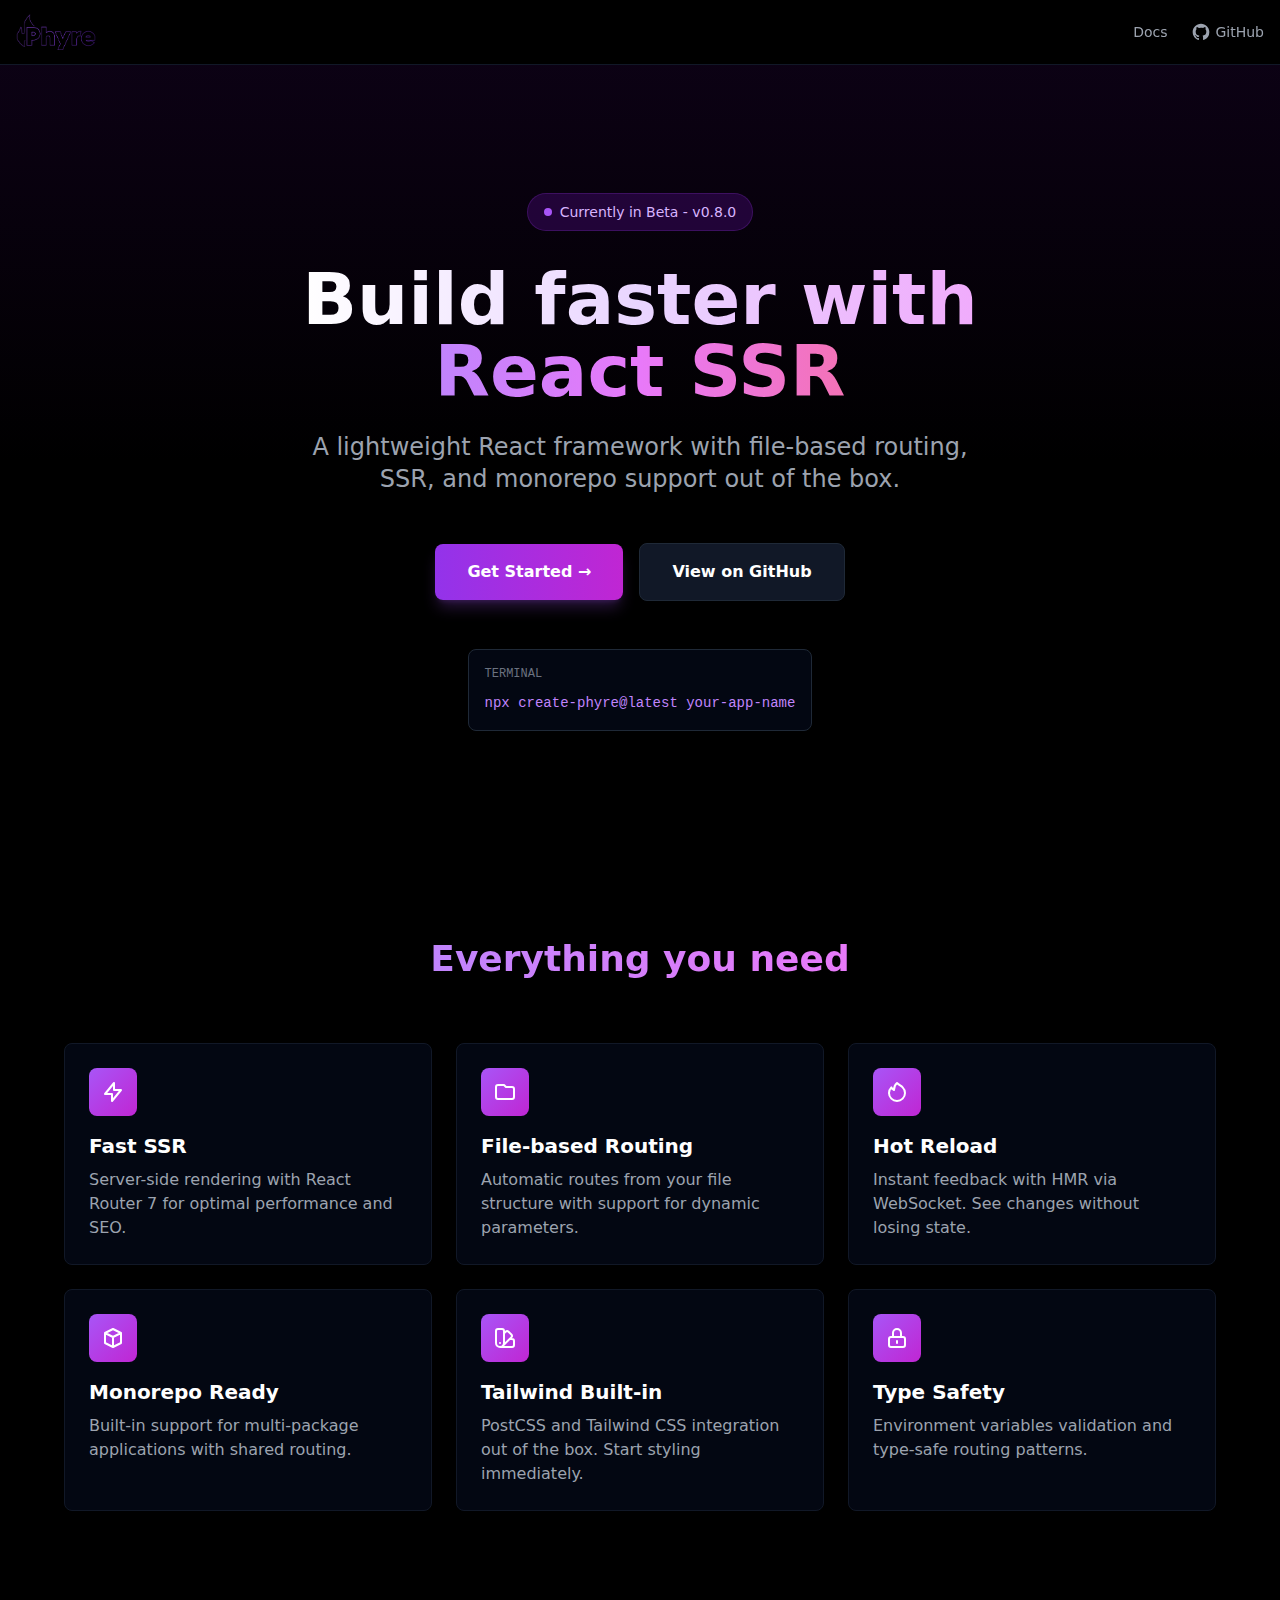
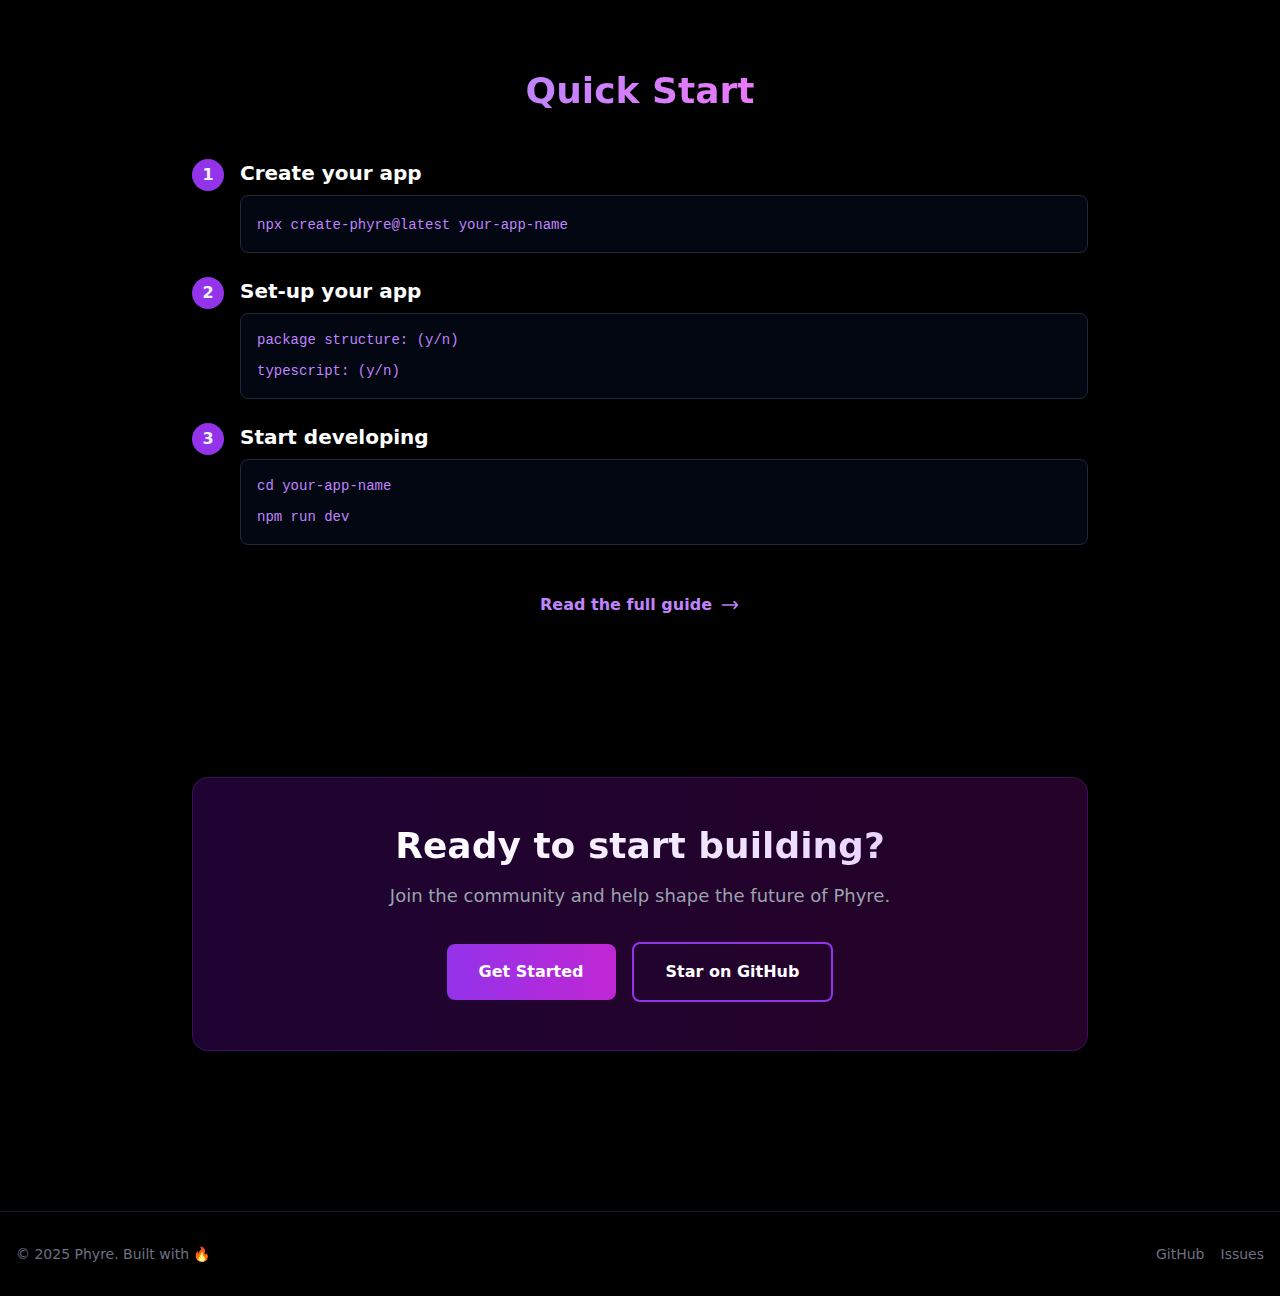
<file: index.html>
<!DOCTYPE html>
<html lang="en">
<head>
    <meta charset="UTF-8">
    <meta name="viewport" content="width=device-width, initial-scale=1.0">
    <link rel="icon" type="image/x-icon" href="./assets/phyre-icon.png">
    <title>Phyre - Lightweight React SSR Framework</title>
<meta name="description" content="A lightweight React framework with file-based routing, SSR, and monorepo support out of the box." />
<meta property="og:title" content="Phyre - Lightweight React SSR Framework" />
<meta property="og:description" content="Build faster with React SSR. File-based routing, HMR, and more." />
<link rel="stylesheet" href="./public/index.css">
                </head>
<body>
    <div id="root"><link rel="preload" as="image" href="./assets/phyre-logo.png"/><div class="min-h-screen bg-black text-gray-100"><header class="sticky top-0 z-50 border-b border-gray-900 bg-black/80 backdrop-blur-sm"><div class="container mx-auto px-4 py-4"><div class="flex items-center justify-between"><a class="flex items-center gap-2 group" href="/phrye-documentation" data-discover="true"><div class="w-20 h-8 rounded-lg flex items-center justify-center"><img src="./assets/phyre-logo.png"/></div></a><nav class="hidden md:flex items-center gap-6"><a class="text-sm text-gray-400 hover:text-white transition-colors" href="/phrye-documentation/docs/getting-started.html" data-discover="true">Docs</a><a href="https://github.com/justkelu/phyre" target="_blank" rel="noopener noreferrer" class="text-sm text-gray-400 hover:text-white transition-colors flex items-center gap-1"><svg class="w-5 h-5" fill="currentColor" viewBox="0 0 24 24"><path fill-rule="evenodd" d="M12 2C6.477 2 2 6.484 2 12.017c0 4.425 2.865 8.18 6.839 9.504.5.092.682-.217.682-.483 0-.237-.008-.868-.013-1.703-2.782.605-3.369-1.343-3.369-1.343-.454-1.158-1.11-1.466-1.11-1.466-.908-.62.069-.608.069-.608 1.003.07 1.531 1.032 1.531 1.032.892 1.53 2.341 1.088 2.91.832.092-.647.35-1.088.636-1.338-2.22-.253-4.555-1.113-4.555-4.951 0-1.093.39-1.988 1.029-2.688-.103-.253-.446-1.272.098-2.65 0 0 .84-.27 2.75 1.026A9.564 9.564 0 0112 6.844c.85.004 1.705.115 2.504.337 1.909-1.296 2.747-1.027 2.747-1.027.546 1.379.202 2.398.1 2.651.64.7 1.028 1.595 1.028 2.688 0 3.848-2.339 4.695-4.566 4.943.359.309.678.92.678 1.855 0 1.338-.012 2.419-.012 2.747 0 .268.18.58.688.482A10.019 10.019 0 0022 12.017C22 6.484 17.522 2 12 2z" clip-rule="evenodd"></path></svg>GitHub</a></nav><button class="md:hidden p-2 text-gray-400 hover:text-white"><svg class="w-6 h-6" fill="none" viewBox="0 0 24 24" stroke="currentColor"><path stroke-linecap="round" stroke-linejoin="round" stroke-width="2" d="M4 6h16M4 12h16M4 18h16"></path></svg></button></div></div></header><div class="relative"><section class="relative overflow-hidden"><div class="absolute inset-0 bg-gradient-to-b from-purple-950/20 via-black to-black"></div><div class="relative container mx-auto px-4 py-20 md:py-32"><div class="max-w-4xl mx-auto text-center"><div class="inline-flex items-center gap-2 px-4 py-2 bg-purple-950/50 border border-purple-900/50 rounded-full mb-8"><span class="w-2 h-2 bg-purple-500 rounded-full animate-pulse"></span><span class="text-sm text-purple-300">Currently in Beta - v0.8.0</span></div><h1 class="text-5xl md:text-7xl font-bold mb-6"><span class="bg-gradient-to-r from-white via-purple-200 to-fuchsia-300 bg-clip-text text-transparent">Build faster with</span><br/><span class="bg-gradient-to-r from-purple-400 via-fuchsia-400 to-pink-400 bg-clip-text text-transparent">React SSR</span></h1><p class="text-xl md:text-2xl text-gray-400 mb-12 max-w-2xl mx-auto leading-relaxed">A lightweight React framework with file-based routing, SSR, and monorepo support out of the box.</p><div class="flex flex-col sm:flex-row items-center justify-center gap-4"><a class="px-8 py-4 bg-gradient-to-r from-purple-600 to-fuchsia-600 hover:from-purple-500 hover:to-fuchsia-500 text-white font-semibold rounded-lg transition-all shadow-lg shadow-purple-500/25 hover:shadow-purple-500/40" href="/phrye-documentation/docs/getting-started.html" data-discover="true">Get Started →</a><a href="https://github.com/justkelu/phyre" target="_blank" rel="noopener noreferrer" class="px-8 py-4 bg-gray-900 hover:bg-gray-800 text-white font-semibold rounded-lg transition-colors border border-gray-800">View on GitHub</a></div><div class="mt-12 inline-block"><div class="bg-gray-950 border border-gray-800 rounded-lg p-4 text-left"><div class="flex items-center justify-between mb-2"><span class="text-xs text-gray-500 font-mono">TERMINAL</span></div><code class="text-purple-400 font-mono text-sm">npx create-phyre@latest your-app-name</code></div></div></div></div></section><section class="container mx-auto px-4 py-20"><div class="max-w-6xl mx-auto"><h2 class="text-3xl md:text-4xl font-bold text-center mb-16"><span class="bg-gradient-to-r from-purple-400 to-fuchsia-400 bg-clip-text text-transparent">Everything you need</span></h2><div class="grid md:grid-cols-2 lg:grid-cols-3 gap-6"><div class="p-6 bg-gray-950 border border-gray-900 rounded-lg hover:border-purple-900/50 transition-colors"><div class="w-12 h-12 bg-gradient-to-br from-purple-500 to-fuchsia-600 rounded-lg flex items-center justify-center mb-4"><svg class="w-6 h-6 text-white" fill="none" viewBox="0 0 24 24" stroke="currentColor"><path stroke-linecap="round" stroke-linejoin="round" stroke-width="2" d="M13 10V3L4 14h7v7l9-11h-7z"></path></svg></div><h3 class="text-xl font-semibold mb-2 text-white">Fast SSR</h3><p class="text-gray-400">Server-side rendering with React Router 7 for optimal performance and SEO.</p></div><div class="p-6 bg-gray-950 border border-gray-900 rounded-lg hover:border-purple-900/50 transition-colors"><div class="w-12 h-12 bg-gradient-to-br from-purple-500 to-fuchsia-600 rounded-lg flex items-center justify-center mb-4"><svg class="w-6 h-6 text-white" fill="none" viewBox="0 0 24 24" stroke="currentColor"><path stroke-linecap="round" stroke-linejoin="round" stroke-width="2" d="M3 7v10a2 2 0 002 2h14a2 2 0 002-2V9a2 2 0 00-2-2h-6l-2-2H5a2 2 0 00-2 2z"></path></svg></div><h3 class="text-xl font-semibold mb-2 text-white">File-based Routing</h3><p class="text-gray-400">Automatic routes from your file structure with support for dynamic parameters.</p></div><div class="p-6 bg-gray-950 border border-gray-900 rounded-lg hover:border-purple-900/50 transition-colors"><div class="w-12 h-12 bg-gradient-to-br from-purple-500 to-fuchsia-600 rounded-lg flex items-center justify-center mb-4"><svg class="w-6 h-6 text-white" fill="none" viewBox="0 0 24 24" stroke="currentColor"><path stroke-linecap="round" stroke-linejoin="round" stroke-width="2" d="M17.657 18.657A8 8 0 016.343 7.343S7 9 9 10c0-2 .5-5 2.986-7C14 5 16.09 5.777 17.656 7.343A7.975 7.975 0 0120 13a7.975 7.975 0 01-2.343 5.657z"></path></svg></div><h3 class="text-xl font-semibold mb-2 text-white">Hot Reload</h3><p class="text-gray-400">Instant feedback with HMR via WebSocket. See changes without losing state.</p></div><div class="p-6 bg-gray-950 border border-gray-900 rounded-lg hover:border-purple-900/50 transition-colors"><div class="w-12 h-12 bg-gradient-to-br from-purple-500 to-fuchsia-600 rounded-lg flex items-center justify-center mb-4"><svg class="w-6 h-6 text-white" fill="none" viewBox="0 0 24 24" stroke="currentColor"><path stroke-linecap="round" stroke-linejoin="round" stroke-width="2" d="M20 7l-8-4-8 4m16 0l-8 4m8-4v10l-8 4m0-10L4 7m8 4v10M4 7v10l8 4"></path></svg></div><h3 class="text-xl font-semibold mb-2 text-white">Monorepo Ready</h3><p class="text-gray-400">Built-in support for multi-package applications with shared routing.</p></div><div class="p-6 bg-gray-950 border border-gray-900 rounded-lg hover:border-purple-900/50 transition-colors"><div class="w-12 h-12 bg-gradient-to-br from-purple-500 to-fuchsia-600 rounded-lg flex items-center justify-center mb-4"><svg class="w-6 h-6 text-white" fill="none" viewBox="0 0 24 24" stroke="currentColor"><path stroke-linecap="round" stroke-linejoin="round" stroke-width="2" d="M7 21a4 4 0 01-4-4V5a2 2 0 012-2h4a2 2 0 012 2v12a4 4 0 01-4 4zm0 0h12a2 2 0 002-2v-4a2 2 0 00-2-2h-2.343M11 7.343l1.657-1.657a2 2 0 012.828 0l2.829 2.829a2 2 0 010 2.828l-8.486 8.485M7 17h.01"></path></svg></div><h3 class="text-xl font-semibold mb-2 text-white">Tailwind Built-in</h3><p class="text-gray-400">PostCSS and Tailwind CSS integration out of the box. Start styling immediately.</p></div><div class="p-6 bg-gray-950 border border-gray-900 rounded-lg hover:border-purple-900/50 transition-colors"><div class="w-12 h-12 bg-gradient-to-br from-purple-500 to-fuchsia-600 rounded-lg flex items-center justify-center mb-4"><svg class="w-6 h-6 text-white" fill="none" viewBox="0 0 24 24" stroke="currentColor"><path stroke-linecap="round" stroke-linejoin="round" stroke-width="2" d="M12 15v2m-6 4h12a2 2 0 002-2v-6a2 2 0 00-2-2H6a2 2 0 00-2 2v6a2 2 0 002 2zm10-10V7a4 4 0 00-8 0v4h8z"></path></svg></div><h3 class="text-xl font-semibold mb-2 text-white">Type Safety</h3><p class="text-gray-400">Environment variables validation and type-safe routing patterns.</p></div></div></div></section><section class="container mx-auto px-4 py-20"><div class="max-w-4xl mx-auto"><h2 class="text-3xl md:text-4xl font-bold text-center mb-12"><span class="bg-gradient-to-r from-purple-400 to-fuchsia-400 bg-clip-text text-transparent">Quick Start</span></h2><div class="space-y-6"><div class="flex gap-4"><div class="flex-shrink-0 w-8 h-8 bg-purple-600 rounded-full flex items-center justify-center font-bold">1</div><div class="flex-1"><h3 class="text-xl font-semibold mb-2 text-white">Create your app</h3><div class="bg-gray-950 border border-gray-800 rounded-lg p-4"><code class="text-purple-400 font-mono text-sm">npx create-phyre@latest your-app-name</code></div></div></div><div class="flex gap-4"><div class="flex-shrink-0 w-8 h-8 bg-purple-600 rounded-full flex items-center justify-center font-bold">2</div><div class="flex-1"><h3 class="text-xl font-semibold mb-2 text-white">Set-up your app</h3><div class="bg-gray-950 border border-gray-800 rounded-lg p-4"><code class="text-purple-400 font-mono text-sm block mb-2">package structure: (y/n)</code><code class="text-purple-400 font-mono text-sm">typescript: (y/n)</code></div></div></div><div class="flex gap-4"><div class="flex-shrink-0 w-8 h-8 bg-purple-600 rounded-full flex items-center justify-center font-bold">3</div><div class="flex-1"><h3 class="text-xl font-semibold mb-2 text-white">Start developing</h3><div class="bg-gray-950 border border-gray-800 rounded-lg p-4"><code class="text-purple-400 font-mono text-sm block mb-2">cd your-app-name</code><code class="text-purple-400 font-mono text-sm">npm run dev</code></div></div></div></div><div class="text-center mt-12"><a class="inline-flex items-center gap-2 text-purple-400 hover:text-purple-300 font-semibold" href="/phrye-documentation/docs/getting-started.html" data-discover="true">Read the full guide<svg class="w-5 h-5" fill="none" viewBox="0 0 24 24" stroke="currentColor"><path stroke-linecap="round" stroke-linejoin="round" stroke-width="2" d="M17 8l4 4m0 0l-4 4m4-4H3"></path></svg></a></div></div></section><section class="container mx-auto px-4 py-20"><div class="max-w-4xl mx-auto text-center"><div class="bg-gradient-to-r from-purple-950/50 to-fuchsia-950/50 border border-purple-900/50 rounded-2xl p-12"><h2 class="text-3xl md:text-4xl font-bold mb-4"><span class="bg-gradient-to-r from-white to-purple-200 bg-clip-text text-transparent">Ready to start building?</span></h2><p class="text-gray-400 text-lg mb-8">Join the community and help shape the future of Phyre.</p><div class="flex flex-col sm:flex-row items-center justify-center gap-4"><a class="px-8 py-4 bg-gradient-to-r from-purple-600 to-fuchsia-600 hover:from-purple-500 hover:to-fuchsia-500 text-white font-semibold rounded-lg transition-all" href="/phrye-documentation/docs/getting-started.html" data-discover="true">Get Started</a><a href="https://github.com/justkelu/phyre" target="_blank" rel="noopener noreferrer" class="px-8 py-4 bg-transparent border-2 border-purple-600 hover:bg-purple-600/10 text-white font-semibold rounded-lg transition-all">Star on GitHub</a></div></div></div></section></div><footer class="border-t border-gray-900 mt-20"><div class="container mx-auto px-4 py-8"><div class="flex flex-col md:flex-row items-center justify-between gap-4"><p class="text-sm text-gray-500">© <!-- -->2025<!-- --> Phyre. Built with 🔥</p><div class="flex items-center gap-4 text-sm text-gray-500"><a href="https://github.com/justkelu/phyre" class="hover:text-purple-400 transition-colors">GitHub</a><a href="https://github.com/justkelu/phyre/issues" class="hover:text-purple-400 transition-colors">Issues</a></div></div></div></footer></div></div>

                
                </body>
</html>
</file>
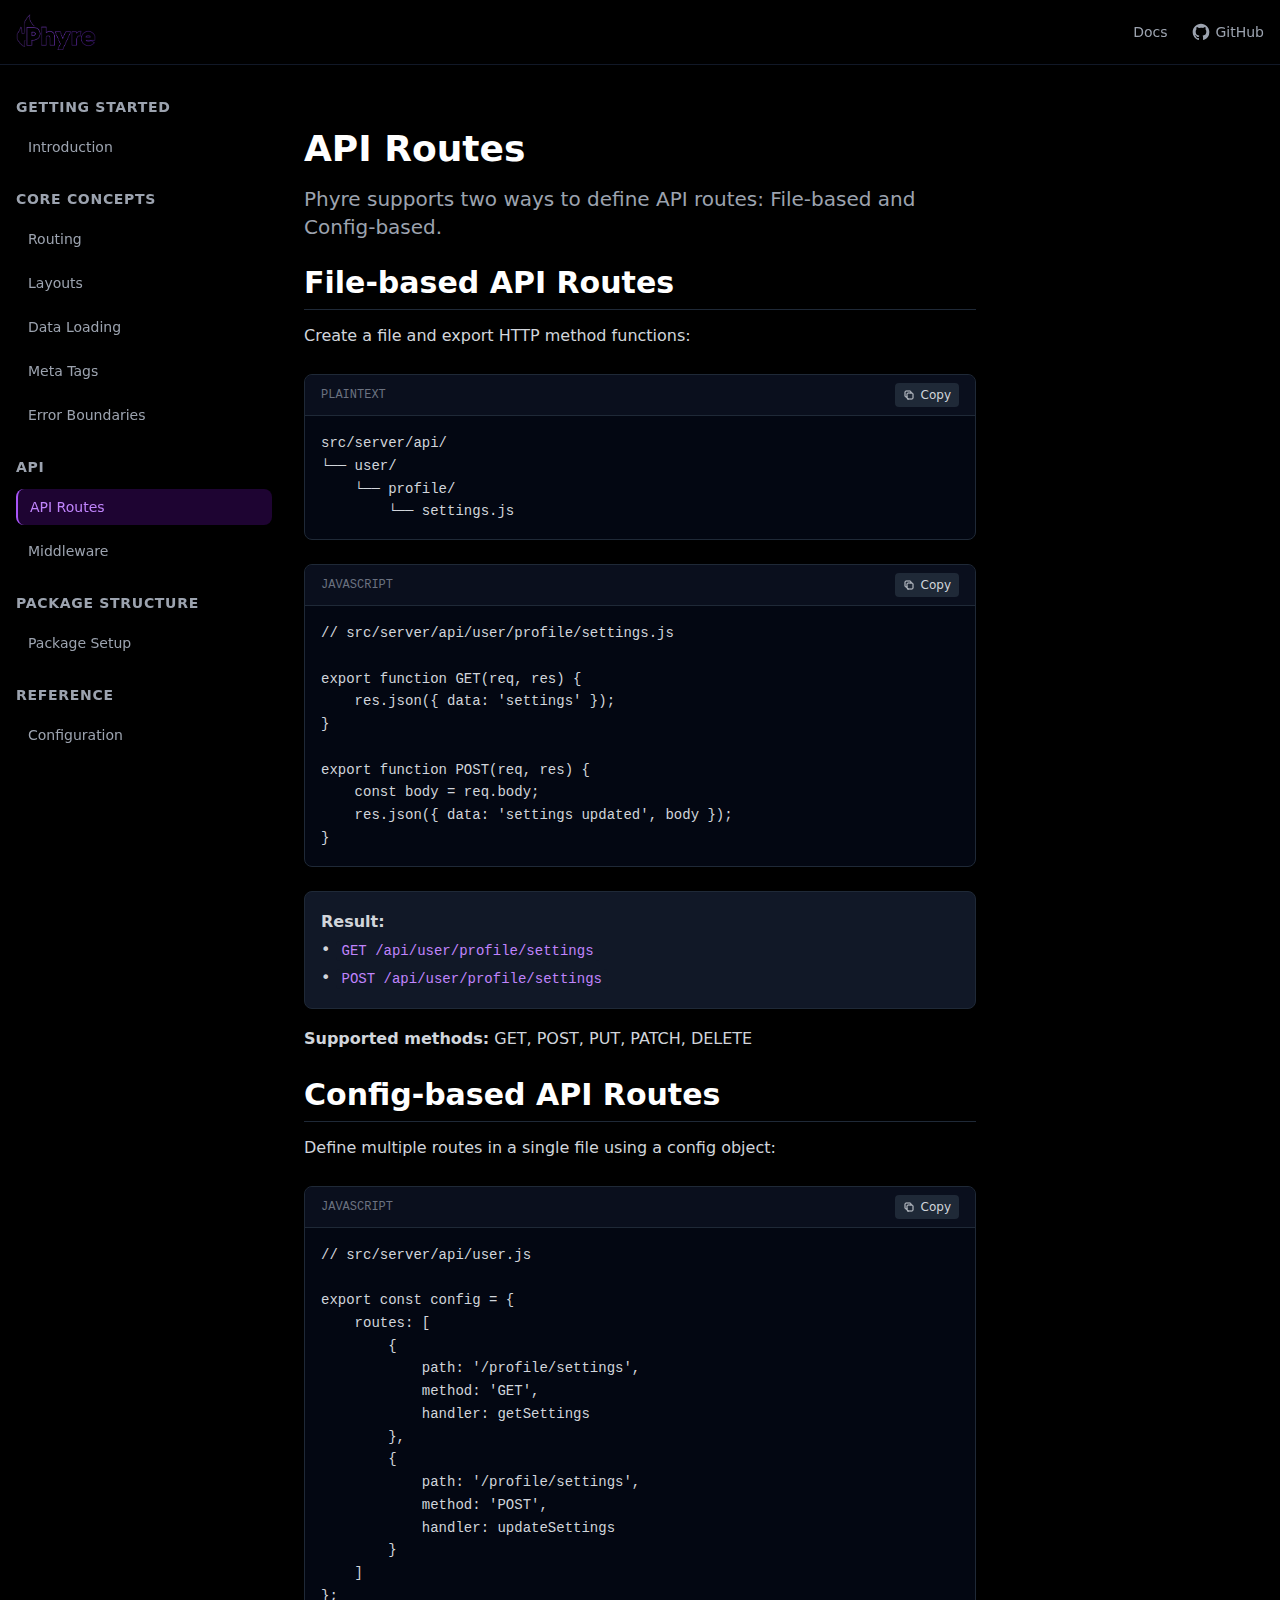
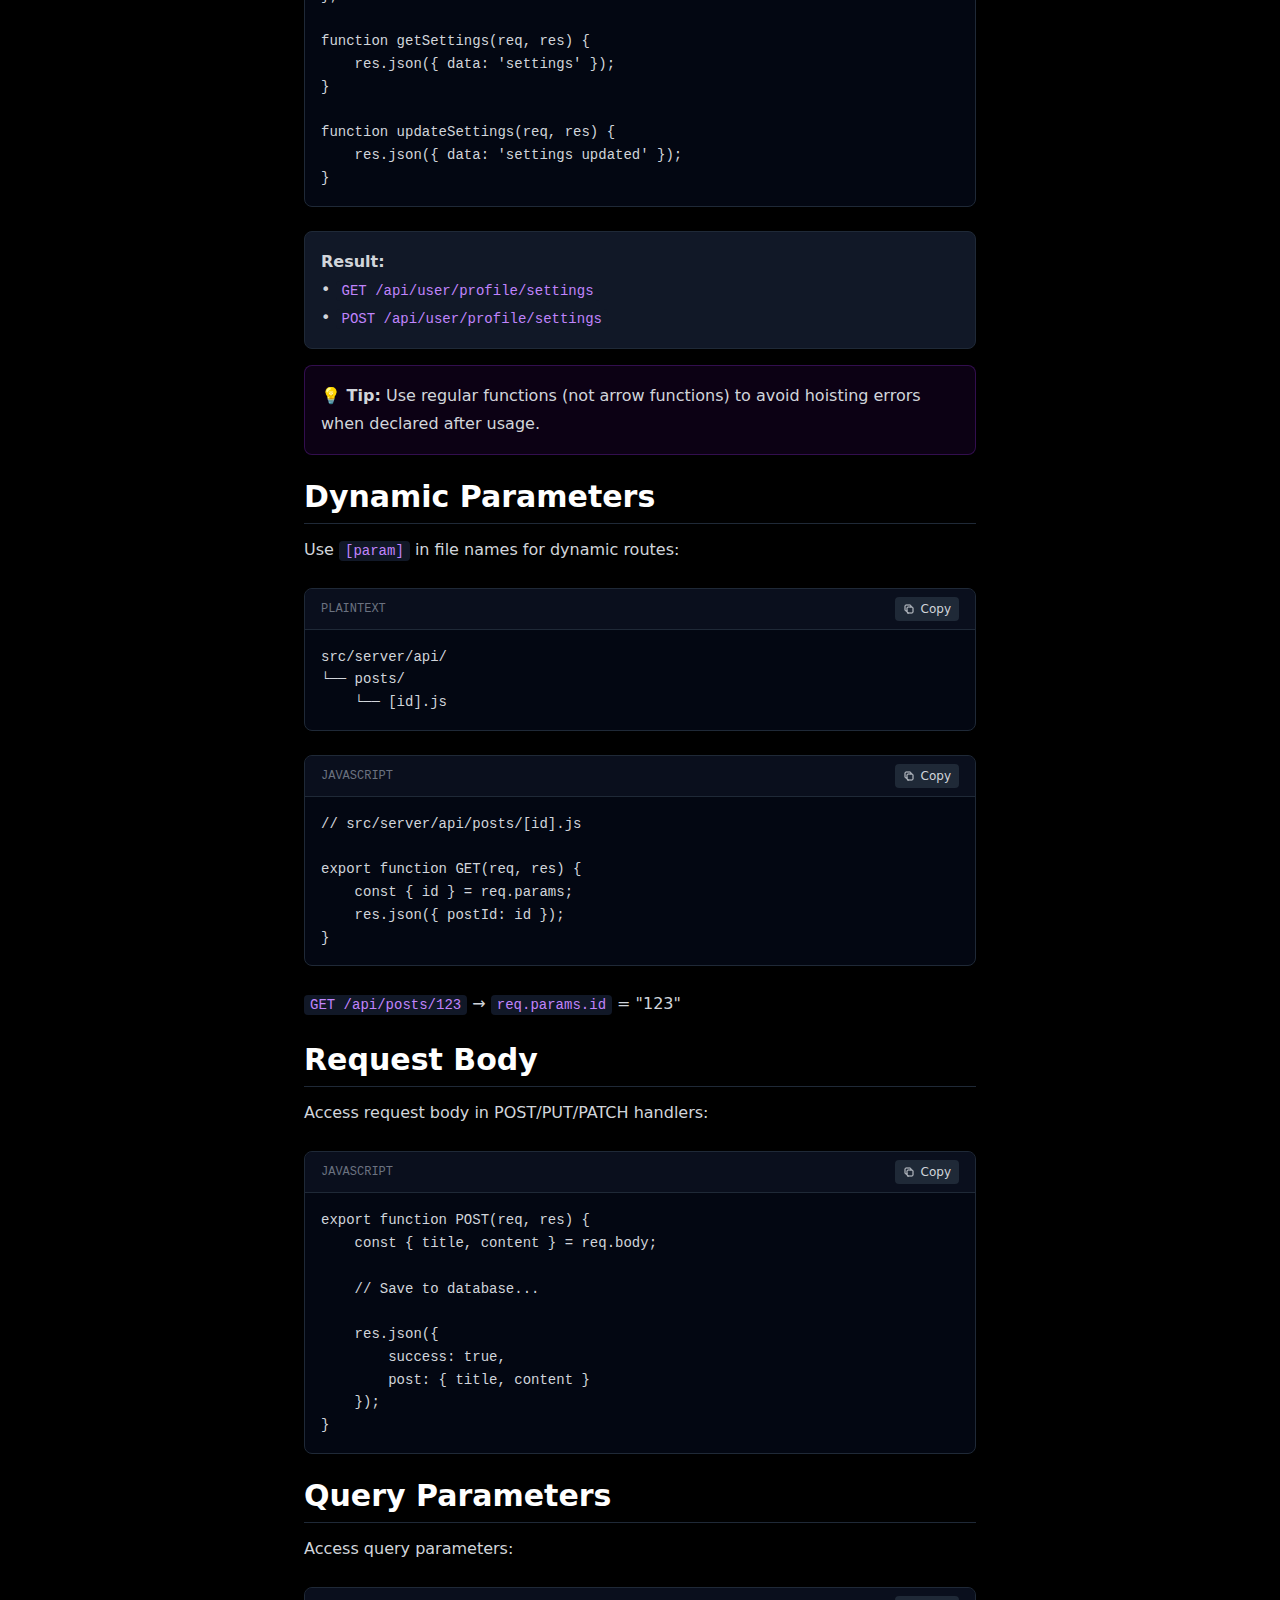
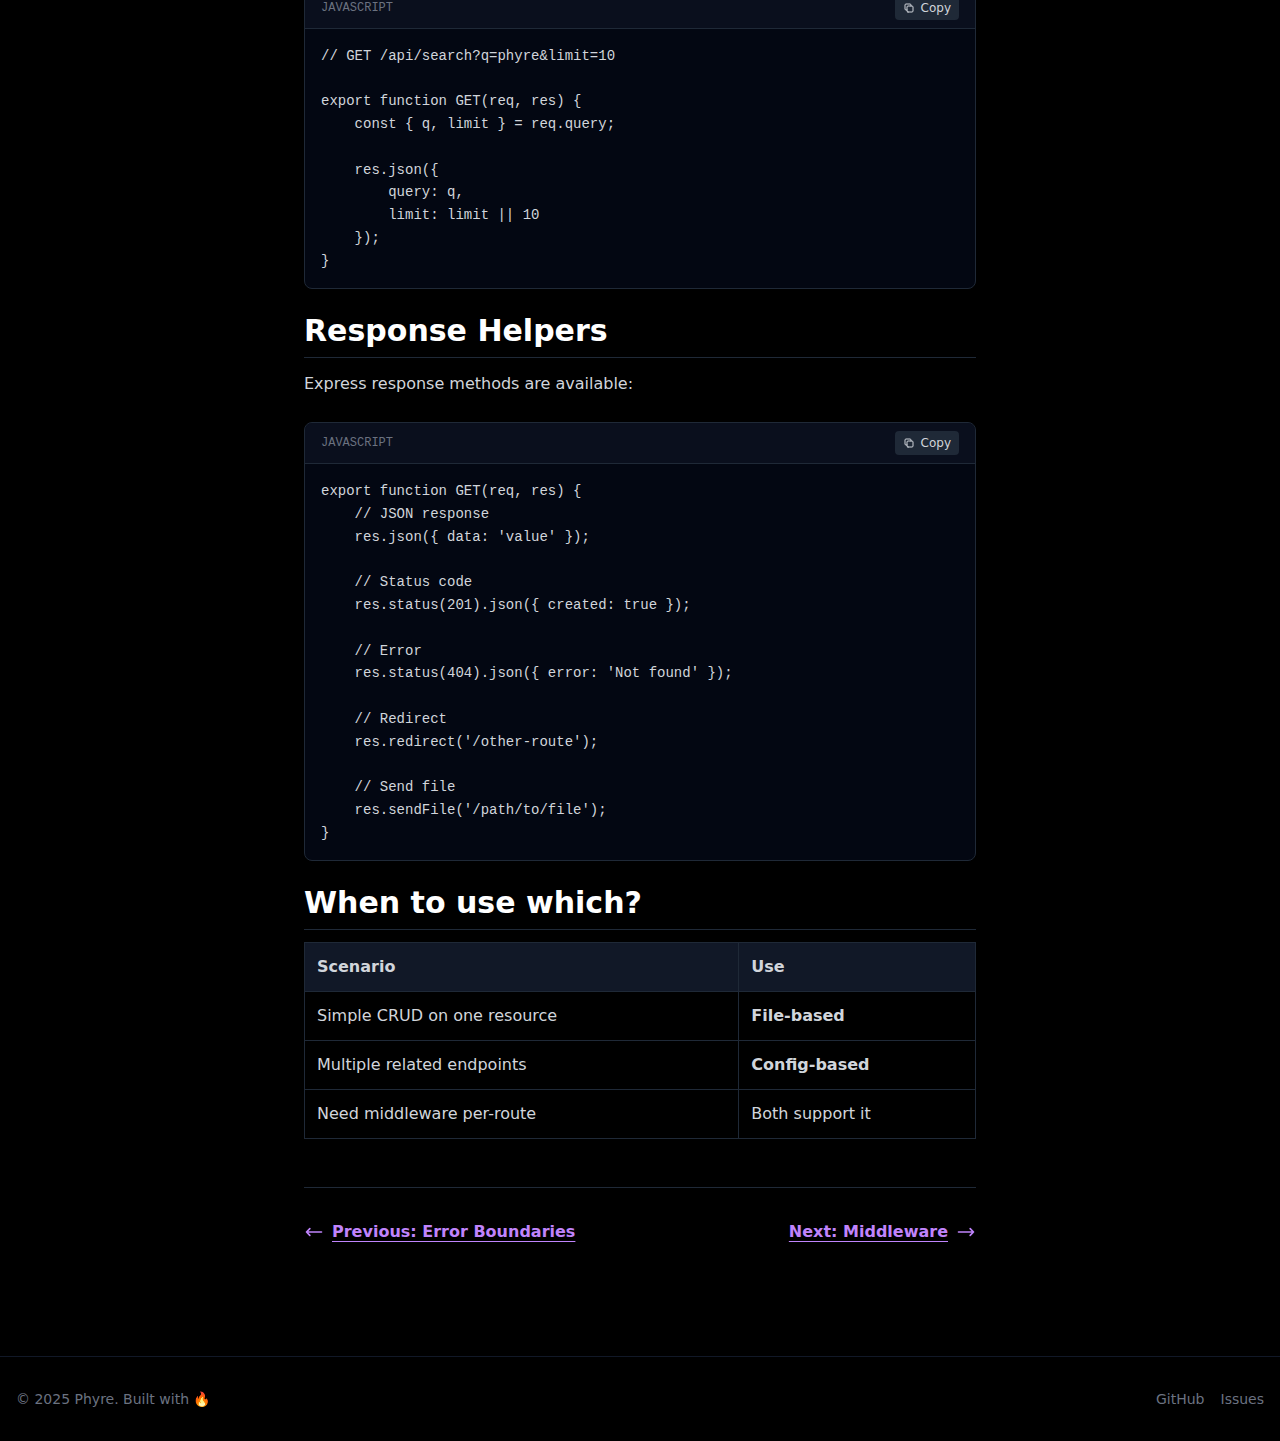
<file: docs/api-routes.html>
<!DOCTYPE html>
<html lang="en">
<head>
    <meta charset="UTF-8">
    <meta name="viewport" content="width=device-width, initial-scale=1.0">
    <link rel="icon" type="image/x-icon" href="../assets/phyre-icon.png">
    <title>API Routes - Phyre</title>
<meta name="description" content="Learn how to create API routes in Phyre with file-based and config-based routing." />
<link rel="stylesheet" href="../public/index.css">
                </head>
<body>
    <div id="root"><link rel="preload" as="image" href="../assets/phyre-logo.png"/><div class="min-h-screen bg-black text-gray-100"><header class="sticky top-0 z-50 border-b border-gray-900 bg-black/80 backdrop-blur-sm"><div class="container mx-auto px-4 py-4"><div class="flex items-center justify-between"><a class="flex items-center gap-2 group" href="/phrye-documentation" data-discover="true"><div class="w-20 h-8 rounded-lg flex items-center justify-center"><img src="../assets/phyre-logo.png"/></div></a><nav class="hidden md:flex items-center gap-6"><a class="text-sm text-gray-400 hover:text-white transition-colors" href="/phrye-documentation/docs/getting-started.html" data-discover="true">Docs</a><a href="https://github.com/justkelu/phyre" target="_blank" rel="noopener noreferrer" class="text-sm text-gray-400 hover:text-white transition-colors flex items-center gap-1"><svg class="w-5 h-5" fill="currentColor" viewBox="0 0 24 24"><path fill-rule="evenodd" d="M12 2C6.477 2 2 6.484 2 12.017c0 4.425 2.865 8.18 6.839 9.504.5.092.682-.217.682-.483 0-.237-.008-.868-.013-1.703-2.782.605-3.369-1.343-3.369-1.343-.454-1.158-1.11-1.466-1.11-1.466-.908-.62.069-.608.069-.608 1.003.07 1.531 1.032 1.531 1.032.892 1.53 2.341 1.088 2.91.832.092-.647.35-1.088.636-1.338-2.22-.253-4.555-1.113-4.555-4.951 0-1.093.39-1.988 1.029-2.688-.103-.253-.446-1.272.098-2.65 0 0 .84-.27 2.75 1.026A9.564 9.564 0 0112 6.844c.85.004 1.705.115 2.504.337 1.909-1.296 2.747-1.027 2.747-1.027.546 1.379.202 2.398.1 2.651.64.7 1.028 1.595 1.028 2.688 0 3.848-2.339 4.695-4.566 4.943.359.309.678.92.678 1.855 0 1.338-.012 2.419-.012 2.747 0 .268.18.58.688.482A10.019 10.019 0 0022 12.017C22 6.484 17.522 2 12 2z" clip-rule="evenodd"></path></svg>GitHub</a></nav><button class="md:hidden p-2 text-gray-400 hover:text-white"><svg class="w-6 h-6" fill="none" viewBox="0 0 24 24" stroke="currentColor"><path stroke-linecap="round" stroke-linejoin="round" stroke-width="2" d="M4 6h16M4 12h16M4 18h16"></path></svg></button></div></div></header><div class="container mx-auto px-4 py-8"><div class="flex flex-col lg:flex-row gap-8"><aside class="w-full lg:w-64 flex-shrink-0"><nav class="sticky top-24 space-y-6"><div><h3 class="text-sm font-semibold text-gray-400 uppercase tracking-wider mb-3">Getting Started</h3><ul class="space-y-2"><li><a class="block px-3 py-2 rounded-lg text-sm transition-colors text-gray-400 hover:text-white hover:bg-gray-900" href="/phrye-documentation/docs/getting-started.html" data-discover="true">Introduction</a></li></ul></div><div><h3 class="text-sm font-semibold text-gray-400 uppercase tracking-wider mb-3">Core Concepts</h3><ul class="space-y-2"><li><a class="block px-3 py-2 rounded-lg text-sm transition-colors text-gray-400 hover:text-white hover:bg-gray-900" href="/phrye-documentation/docs/routing.html" data-discover="true">Routing</a></li><li><a class="block px-3 py-2 rounded-lg text-sm transition-colors text-gray-400 hover:text-white hover:bg-gray-900" href="/phrye-documentation/docs/layouts.html" data-discover="true">Layouts</a></li><li><a class="block px-3 py-2 rounded-lg text-sm transition-colors text-gray-400 hover:text-white hover:bg-gray-900" href="/phrye-documentation/docs/loaders.html" data-discover="true">Data Loading</a></li><li><a class="block px-3 py-2 rounded-lg text-sm transition-colors text-gray-400 hover:text-white hover:bg-gray-900" href="/phrye-documentation/docs/meta-tags.html" data-discover="true">Meta Tags</a></li><li><a class="block px-3 py-2 rounded-lg text-sm transition-colors text-gray-400 hover:text-white hover:bg-gray-900" href="/phrye-documentation/docs/error-boundaries.html" data-discover="true">Error Boundaries</a></li></ul></div><div><h3 class="text-sm font-semibold text-gray-400 uppercase tracking-wider mb-3">API</h3><ul class="space-y-2"><li><a class="block px-3 py-2 rounded-lg text-sm transition-colors bg-purple-950/50 text-purple-400 font-medium border-l-2 border-purple-500" href="/phrye-documentation/docs/api-routes.html" data-discover="true">API Routes</a></li><li><a class="block px-3 py-2 rounded-lg text-sm transition-colors text-gray-400 hover:text-white hover:bg-gray-900" href="/phrye-documentation/docs/middleware.html" data-discover="true">Middleware</a></li></ul></div><div><h3 class="text-sm font-semibold text-gray-400 uppercase tracking-wider mb-3">Package Structure</h3><ul class="space-y-2"><li><a class="block px-3 py-2 rounded-lg text-sm transition-colors text-gray-400 hover:text-white hover:bg-gray-900" href="/phrye-documentation/docs/package-setup.html" data-discover="true">Package Setup</a></li></ul></div><div><h3 class="text-sm font-semibold text-gray-400 uppercase tracking-wider mb-3">Reference</h3><ul class="space-y-2"><li><a class="block px-3 py-2 rounded-lg text-sm transition-colors text-gray-400 hover:text-white hover:bg-gray-900" href="/phrye-documentation/docs/configuration.html" data-discover="true">Configuration</a></li></ul></div></nav></aside><main class="flex-1 min-w-0"><div class="prose max-w-none"><article><h1>API Routes</h1><p class="text-xl text-gray-400 mb-8">Phyre supports two ways to define API routes: File-based and Config-based.</p><h2>File-based API Routes</h2><p>Create a file and export HTTP method functions:</p><div class="relative group my-6 rounded-lg overflow-hidden border border-gray-800 bg-gray-950"><div class="flex items-center justify-between px-4 py-2 bg-gray-900/50 border-b border-gray-800"><span class="text-xs font-mono text-gray-500 uppercase">plaintext</span><button class="flex items-center gap-1.5 px-2 py-1 text-xs bg-gray-800 hover:bg-gray-700 text-gray-300 rounded transition-colors"><svg class="w-3 h-3" fill="none" viewBox="0 0 24 24" stroke="currentColor"><path stroke-linecap="round" stroke-linejoin="round" stroke-width="2" d="M8 16H6a2 2 0 01-2-2V6a2 2 0 012-2h8a2 2 0 012 2v2m-6 12h8a2 2 0 002-2v-8a2 2 0 00-2-2h-8a2 2 0 00-2 2v8a2 2 0 002 2z"></path></svg>Copy</button></div><pre class="p-4 overflow-x-auto text-sm leading-relaxed"><div class="p-4"><code class="font-mono text-gray-300">src/server/api/
└── user/
    └── profile/
        └── settings.js</code></div></pre></div><div class="relative group my-6 rounded-lg overflow-hidden border border-gray-800 bg-gray-950"><div class="flex items-center justify-between px-4 py-2 bg-gray-900/50 border-b border-gray-800"><span class="text-xs font-mono text-gray-500 uppercase">javascript</span><button class="flex items-center gap-1.5 px-2 py-1 text-xs bg-gray-800 hover:bg-gray-700 text-gray-300 rounded transition-colors"><svg class="w-3 h-3" fill="none" viewBox="0 0 24 24" stroke="currentColor"><path stroke-linecap="round" stroke-linejoin="round" stroke-width="2" d="M8 16H6a2 2 0 01-2-2V6a2 2 0 012-2h8a2 2 0 012 2v2m-6 12h8a2 2 0 002-2v-8a2 2 0 00-2-2h-8a2 2 0 00-2 2v8a2 2 0 002 2z"></path></svg>Copy</button></div><pre class="p-4 overflow-x-auto text-sm leading-relaxed"><div class="p-4"><code class="font-mono text-gray-300">// src/server/api/user/profile/settings.js

export function GET(req, res) {
    res.json({ data: &#x27;settings&#x27; });
}

export function POST(req, res) {
    const body = req.body;
    res.json({ data: &#x27;settings updated&#x27;, body });
}</code></div></pre></div><p class="bg-gray-900 border border-gray-800 rounded-lg p-4 my-4"><strong>Result:</strong><br/>• <code>GET /api/user/profile/settings</code><br/>• <code>POST /api/user/profile/settings</code></p><p><strong>Supported methods:</strong> GET, POST, PUT, PATCH, DELETE</p><h2>Config-based API Routes</h2><p>Define multiple routes in a single file using a config object:</p><div class="relative group my-6 rounded-lg overflow-hidden border border-gray-800 bg-gray-950"><div class="flex items-center justify-between px-4 py-2 bg-gray-900/50 border-b border-gray-800"><span class="text-xs font-mono text-gray-500 uppercase">javascript</span><button class="flex items-center gap-1.5 px-2 py-1 text-xs bg-gray-800 hover:bg-gray-700 text-gray-300 rounded transition-colors"><svg class="w-3 h-3" fill="none" viewBox="0 0 24 24" stroke="currentColor"><path stroke-linecap="round" stroke-linejoin="round" stroke-width="2" d="M8 16H6a2 2 0 01-2-2V6a2 2 0 012-2h8a2 2 0 012 2v2m-6 12h8a2 2 0 002-2v-8a2 2 0 00-2-2h-8a2 2 0 00-2 2v8a2 2 0 002 2z"></path></svg>Copy</button></div><pre class="p-4 overflow-x-auto text-sm leading-relaxed"><div class="p-4"><code class="font-mono text-gray-300">// src/server/api/user.js

export const config = {
    routes: [
        {
            path: &#x27;/profile/settings&#x27;,
            method: &#x27;GET&#x27;,
            handler: getSettings
        },
        {
            path: &#x27;/profile/settings&#x27;,
            method: &#x27;POST&#x27;,
            handler: updateSettings
        }
    ]
};

function getSettings(req, res) {
    res.json({ data: &#x27;settings&#x27; });
}

function updateSettings(req, res) {
    res.json({ data: &#x27;settings updated&#x27; });
}</code></div></pre></div><p class="bg-gray-900 border border-gray-800 rounded-lg p-4 my-4"><strong>Result:</strong><br/>• <code>GET /api/user/profile/settings</code><br/>• <code>POST /api/user/profile/settings</code></p><p class="bg-purple-950/20 border border-purple-900/50 rounded-lg p-4 my-4"><strong>💡 Tip:</strong> Use regular functions (not arrow functions) to avoid hoisting errors when declared after usage.</p><h2>Dynamic Parameters</h2><p>Use <code>[param]</code> in file names for dynamic routes:</p><div class="relative group my-6 rounded-lg overflow-hidden border border-gray-800 bg-gray-950"><div class="flex items-center justify-between px-4 py-2 bg-gray-900/50 border-b border-gray-800"><span class="text-xs font-mono text-gray-500 uppercase">plaintext</span><button class="flex items-center gap-1.5 px-2 py-1 text-xs bg-gray-800 hover:bg-gray-700 text-gray-300 rounded transition-colors"><svg class="w-3 h-3" fill="none" viewBox="0 0 24 24" stroke="currentColor"><path stroke-linecap="round" stroke-linejoin="round" stroke-width="2" d="M8 16H6a2 2 0 01-2-2V6a2 2 0 012-2h8a2 2 0 012 2v2m-6 12h8a2 2 0 002-2v-8a2 2 0 00-2-2h-8a2 2 0 00-2 2v8a2 2 0 002 2z"></path></svg>Copy</button></div><pre class="p-4 overflow-x-auto text-sm leading-relaxed"><div class="p-4"><code class="font-mono text-gray-300">src/server/api/
└── posts/
    └── [id].js</code></div></pre></div><div class="relative group my-6 rounded-lg overflow-hidden border border-gray-800 bg-gray-950"><div class="flex items-center justify-between px-4 py-2 bg-gray-900/50 border-b border-gray-800"><span class="text-xs font-mono text-gray-500 uppercase">javascript</span><button class="flex items-center gap-1.5 px-2 py-1 text-xs bg-gray-800 hover:bg-gray-700 text-gray-300 rounded transition-colors"><svg class="w-3 h-3" fill="none" viewBox="0 0 24 24" stroke="currentColor"><path stroke-linecap="round" stroke-linejoin="round" stroke-width="2" d="M8 16H6a2 2 0 01-2-2V6a2 2 0 012-2h8a2 2 0 012 2v2m-6 12h8a2 2 0 002-2v-8a2 2 0 00-2-2h-8a2 2 0 00-2 2v8a2 2 0 002 2z"></path></svg>Copy</button></div><pre class="p-4 overflow-x-auto text-sm leading-relaxed"><div class="p-4"><code class="font-mono text-gray-300">// src/server/api/posts/[id].js

export function GET(req, res) {
    const { id } = req.params;
    res.json({ postId: id });
}</code></div></pre></div><p><code>GET /api/posts/123</code> → <code>req.params.id</code> = &quot;123&quot;</p><h2>Request Body</h2><p>Access request body in POST/PUT/PATCH handlers:</p><div class="relative group my-6 rounded-lg overflow-hidden border border-gray-800 bg-gray-950"><div class="flex items-center justify-between px-4 py-2 bg-gray-900/50 border-b border-gray-800"><span class="text-xs font-mono text-gray-500 uppercase">javascript</span><button class="flex items-center gap-1.5 px-2 py-1 text-xs bg-gray-800 hover:bg-gray-700 text-gray-300 rounded transition-colors"><svg class="w-3 h-3" fill="none" viewBox="0 0 24 24" stroke="currentColor"><path stroke-linecap="round" stroke-linejoin="round" stroke-width="2" d="M8 16H6a2 2 0 01-2-2V6a2 2 0 012-2h8a2 2 0 012 2v2m-6 12h8a2 2 0 002-2v-8a2 2 0 00-2-2h-8a2 2 0 00-2 2v8a2 2 0 002 2z"></path></svg>Copy</button></div><pre class="p-4 overflow-x-auto text-sm leading-relaxed"><div class="p-4"><code class="font-mono text-gray-300">export function POST(req, res) {
    const { title, content } = req.body;
    
    // Save to database...
    
    res.json({ 
        success: true,
        post: { title, content }
    });
}</code></div></pre></div><h2>Query Parameters</h2><p>Access query parameters:</p><div class="relative group my-6 rounded-lg overflow-hidden border border-gray-800 bg-gray-950"><div class="flex items-center justify-between px-4 py-2 bg-gray-900/50 border-b border-gray-800"><span class="text-xs font-mono text-gray-500 uppercase">javascript</span><button class="flex items-center gap-1.5 px-2 py-1 text-xs bg-gray-800 hover:bg-gray-700 text-gray-300 rounded transition-colors"><svg class="w-3 h-3" fill="none" viewBox="0 0 24 24" stroke="currentColor"><path stroke-linecap="round" stroke-linejoin="round" stroke-width="2" d="M8 16H6a2 2 0 01-2-2V6a2 2 0 012-2h8a2 2 0 012 2v2m-6 12h8a2 2 0 002-2v-8a2 2 0 00-2-2h-8a2 2 0 00-2 2v8a2 2 0 002 2z"></path></svg>Copy</button></div><pre class="p-4 overflow-x-auto text-sm leading-relaxed"><div class="p-4"><code class="font-mono text-gray-300">// GET /api/search?q=phyre&amp;limit=10

export function GET(req, res) {
    const { q, limit } = req.query;
    
    res.json({ 
        query: q,
        limit: limit || 10
    });
}</code></div></pre></div><h2>Response Helpers</h2><p>Express response methods are available:</p><div class="relative group my-6 rounded-lg overflow-hidden border border-gray-800 bg-gray-950"><div class="flex items-center justify-between px-4 py-2 bg-gray-900/50 border-b border-gray-800"><span class="text-xs font-mono text-gray-500 uppercase">javascript</span><button class="flex items-center gap-1.5 px-2 py-1 text-xs bg-gray-800 hover:bg-gray-700 text-gray-300 rounded transition-colors"><svg class="w-3 h-3" fill="none" viewBox="0 0 24 24" stroke="currentColor"><path stroke-linecap="round" stroke-linejoin="round" stroke-width="2" d="M8 16H6a2 2 0 01-2-2V6a2 2 0 012-2h8a2 2 0 012 2v2m-6 12h8a2 2 0 002-2v-8a2 2 0 00-2-2h-8a2 2 0 00-2 2v8a2 2 0 002 2z"></path></svg>Copy</button></div><pre class="p-4 overflow-x-auto text-sm leading-relaxed"><div class="p-4"><code class="font-mono text-gray-300">export function GET(req, res) {
    // JSON response
    res.json({ data: &#x27;value&#x27; });
    
    // Status code
    res.status(201).json({ created: true });
    
    // Error
    res.status(404).json({ error: &#x27;Not found&#x27; });
    
    // Redirect
    res.redirect(&#x27;/other-route&#x27;);
    
    // Send file
    res.sendFile(&#x27;/path/to/file&#x27;);
}</code></div></pre></div><h2>When to use which?</h2><table><thead><tr><th>Scenario</th><th>Use</th></tr></thead><tbody><tr><td>Simple CRUD on one resource</td><td><strong>File-based</strong></td></tr><tr><td>Multiple related endpoints</td><td><strong>Config-based</strong></td></tr><tr><td>Need middleware per-route</td><td>Both support it</td></tr></tbody></table><div class="flex items-center justify-between mt-12 pt-8 border-t border-gray-800"><a class="flex items-center gap-2 text-purple-400 hover:text-purple-300 font-semibold" href="/phrye-documentation/docs/error-boundaries.html" data-discover="true"><svg class="w-5 h-5" fill="none" viewBox="0 0 24 24" stroke="currentColor"><path stroke-linecap="round" stroke-linejoin="round" stroke-width="2" d="M7 16l-4-4m0 0l4-4m-4 4h18"></path></svg>Previous: Error Boundaries</a><a class="flex items-center gap-2 text-purple-400 hover:text-purple-300 font-semibold" href="/phrye-documentation/docs/middleware.html" data-discover="true">Next: Middleware<svg class="w-5 h-5" fill="none" viewBox="0 0 24 24" stroke="currentColor"><path stroke-linecap="round" stroke-linejoin="round" stroke-width="2" d="M17 8l4 4m0 0l-4 4m4-4H3"></path></svg></a></div></article></div></main><aside class="hidden xl:block w-64 flex-shrink-0"><div class="sticky top-24"><h3 class="text-sm font-semibold text-gray-400 uppercase tracking-wider mb-3"></h3><div class="text-sm text-gray-500"></div></div></aside></div></div><footer class="border-t border-gray-900 mt-20"><div class="container mx-auto px-4 py-8"><div class="flex flex-col md:flex-row items-center justify-between gap-4"><p class="text-sm text-gray-500">© <!-- -->2025<!-- --> Phyre. Built with 🔥</p><div class="flex items-center gap-4 text-sm text-gray-500"><a href="https://github.com/justkelu/phyre" class="hover:text-purple-400 transition-colors">GitHub</a><a href="https://github.com/justkelu/phyre/issues" class="hover:text-purple-400 transition-colors">Issues</a></div></div></div></footer></div></div>

                
                </body>
</html>
</file>
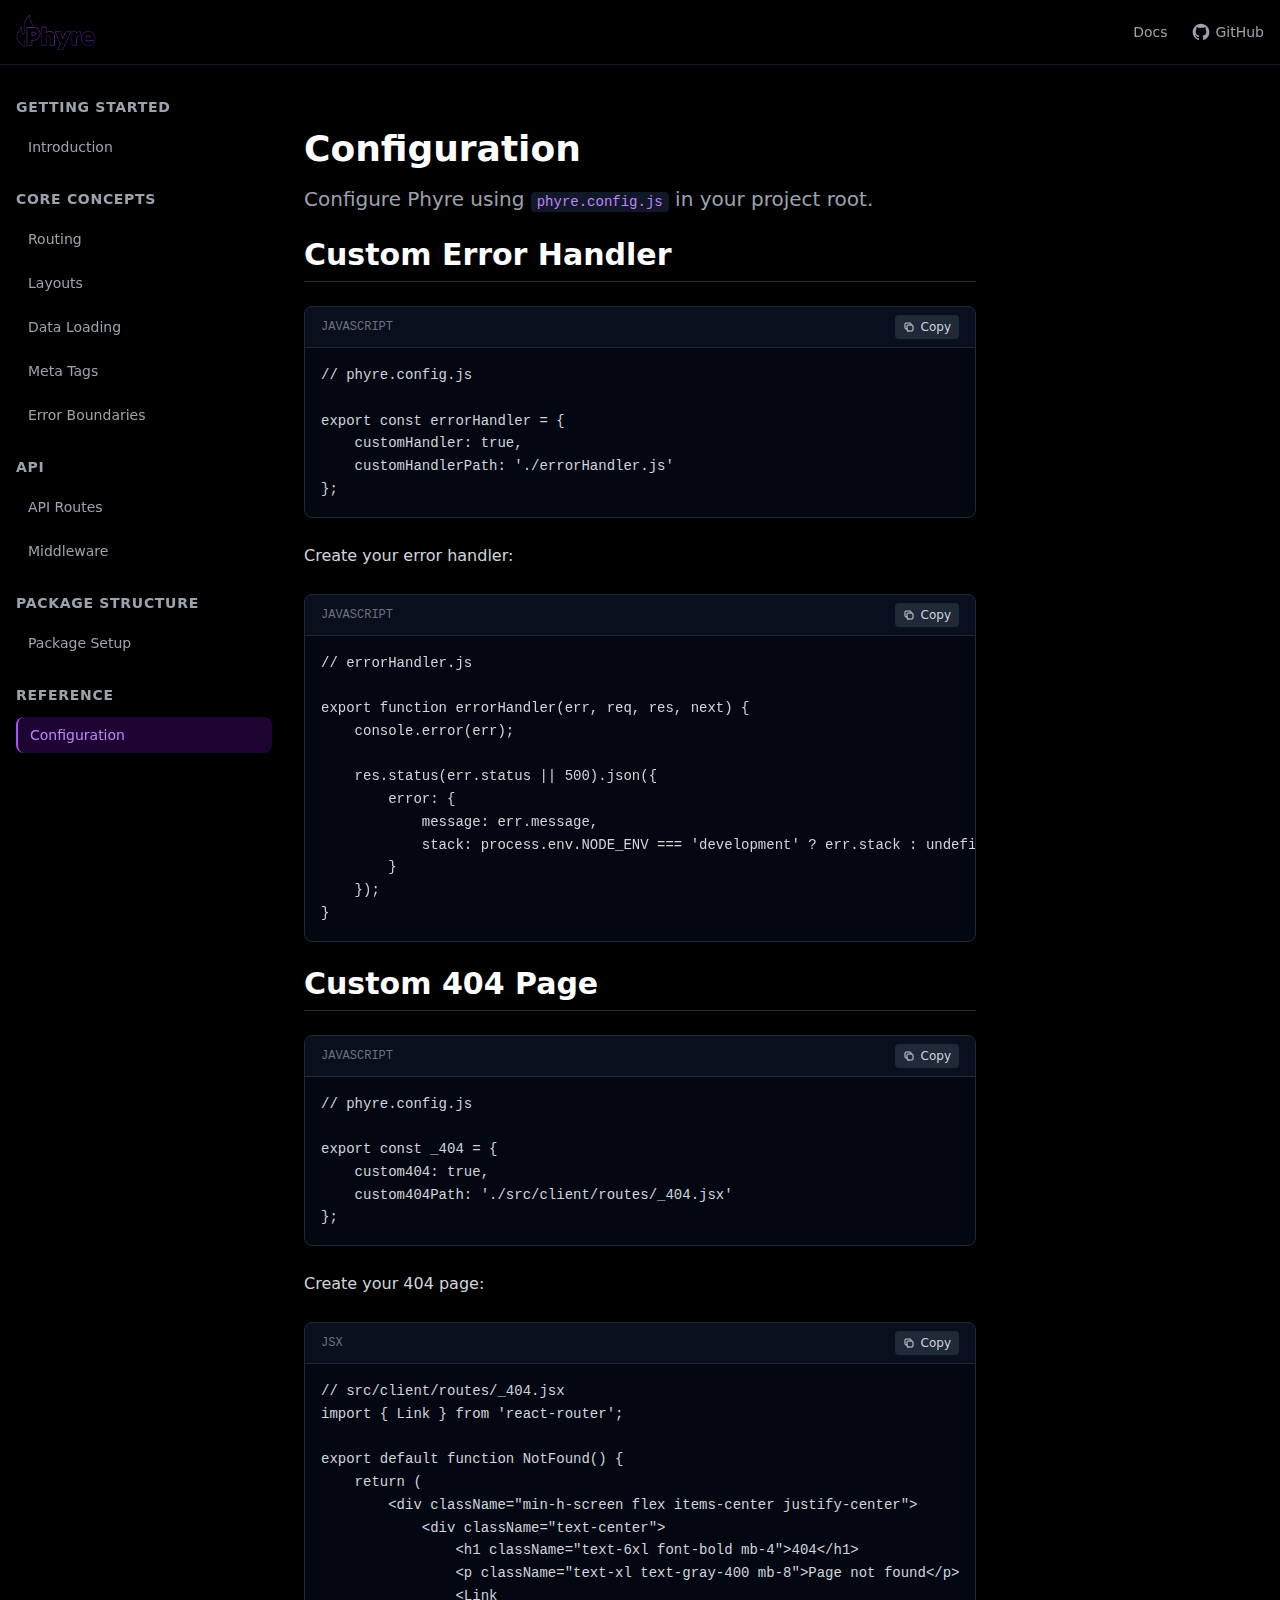
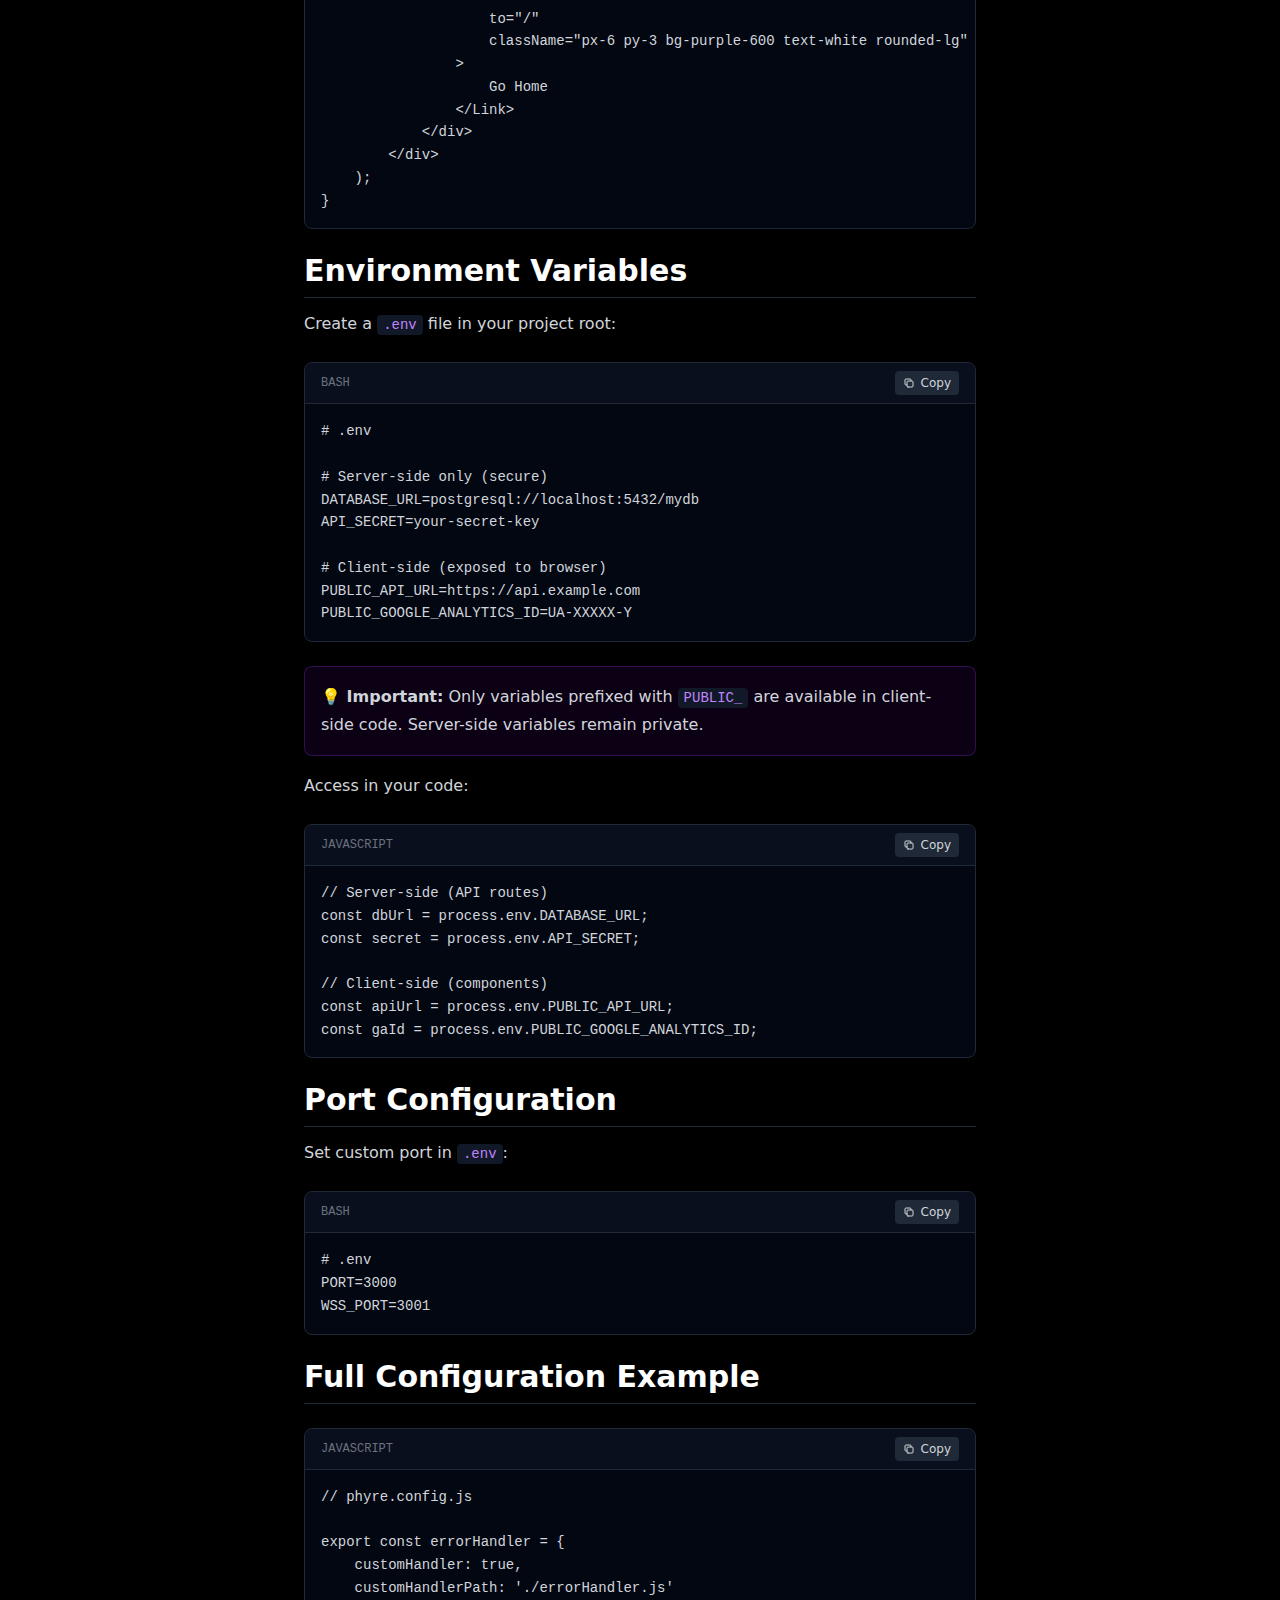
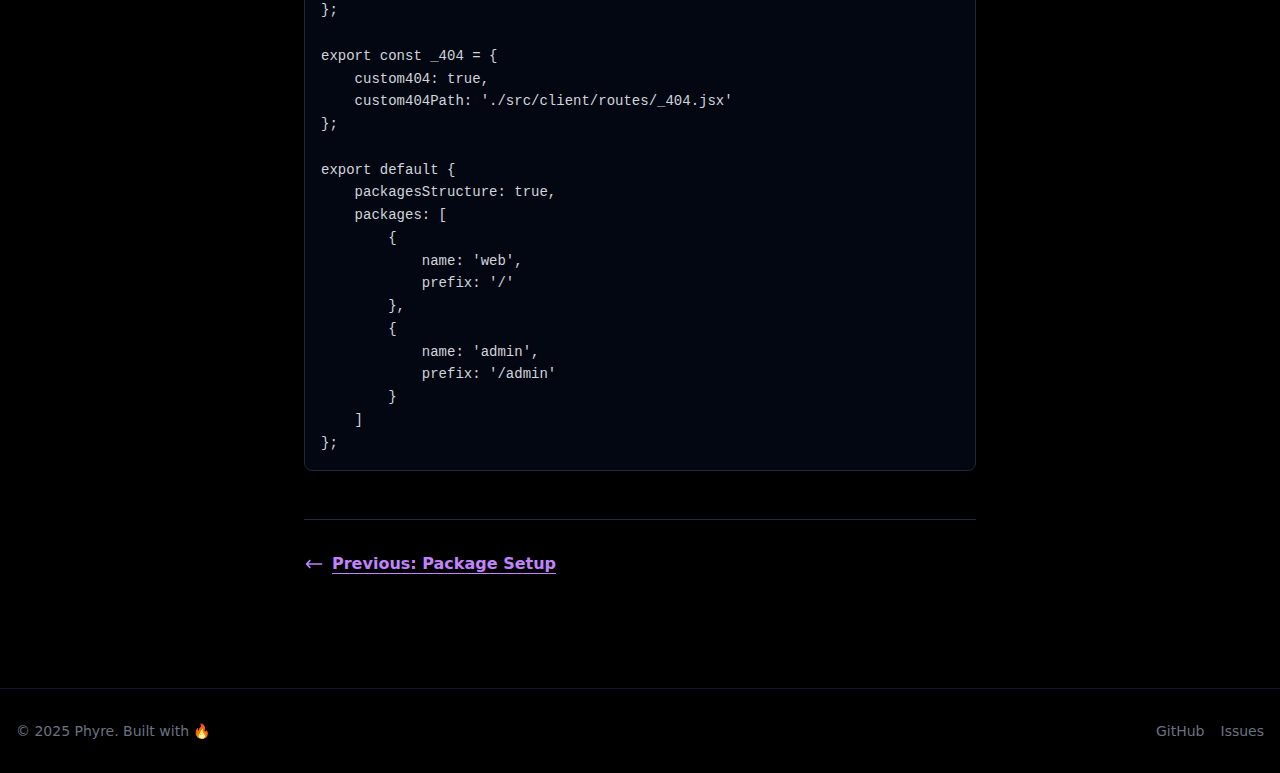
<file: docs/configuration.html>
<!DOCTYPE html>
<html lang="en">
<head>
    <meta charset="UTF-8">
    <meta name="viewport" content="width=device-width, initial-scale=1.0">
    <link rel="icon" type="image/x-icon" href="../assets/phyre-icon.png">
    <title>Configuration - Phyre</title>
<meta name="description" content="Learn how to configure Phyre with phyre.config.js, environment variables, and more." />
<link rel="stylesheet" href="../public/index.css">
                </head>
<body>
    <div id="root"><link rel="preload" as="image" href="../assets/phyre-logo.png"/><div class="min-h-screen bg-black text-gray-100"><header class="sticky top-0 z-50 border-b border-gray-900 bg-black/80 backdrop-blur-sm"><div class="container mx-auto px-4 py-4"><div class="flex items-center justify-between"><a class="flex items-center gap-2 group" href="/phrye-documentation" data-discover="true"><div class="w-20 h-8 rounded-lg flex items-center justify-center"><img src="../assets/phyre-logo.png"/></div></a><nav class="hidden md:flex items-center gap-6"><a class="text-sm text-gray-400 hover:text-white transition-colors" href="/phrye-documentation/docs/getting-started.html" data-discover="true">Docs</a><a href="https://github.com/justkelu/phyre" target="_blank" rel="noopener noreferrer" class="text-sm text-gray-400 hover:text-white transition-colors flex items-center gap-1"><svg class="w-5 h-5" fill="currentColor" viewBox="0 0 24 24"><path fill-rule="evenodd" d="M12 2C6.477 2 2 6.484 2 12.017c0 4.425 2.865 8.18 6.839 9.504.5.092.682-.217.682-.483 0-.237-.008-.868-.013-1.703-2.782.605-3.369-1.343-3.369-1.343-.454-1.158-1.11-1.466-1.11-1.466-.908-.62.069-.608.069-.608 1.003.07 1.531 1.032 1.531 1.032.892 1.53 2.341 1.088 2.91.832.092-.647.35-1.088.636-1.338-2.22-.253-4.555-1.113-4.555-4.951 0-1.093.39-1.988 1.029-2.688-.103-.253-.446-1.272.098-2.65 0 0 .84-.27 2.75 1.026A9.564 9.564 0 0112 6.844c.85.004 1.705.115 2.504.337 1.909-1.296 2.747-1.027 2.747-1.027.546 1.379.202 2.398.1 2.651.64.7 1.028 1.595 1.028 2.688 0 3.848-2.339 4.695-4.566 4.943.359.309.678.92.678 1.855 0 1.338-.012 2.419-.012 2.747 0 .268.18.58.688.482A10.019 10.019 0 0022 12.017C22 6.484 17.522 2 12 2z" clip-rule="evenodd"></path></svg>GitHub</a></nav><button class="md:hidden p-2 text-gray-400 hover:text-white"><svg class="w-6 h-6" fill="none" viewBox="0 0 24 24" stroke="currentColor"><path stroke-linecap="round" stroke-linejoin="round" stroke-width="2" d="M4 6h16M4 12h16M4 18h16"></path></svg></button></div></div></header><div class="container mx-auto px-4 py-8"><div class="flex flex-col lg:flex-row gap-8"><aside class="w-full lg:w-64 flex-shrink-0"><nav class="sticky top-24 space-y-6"><div><h3 class="text-sm font-semibold text-gray-400 uppercase tracking-wider mb-3">Getting Started</h3><ul class="space-y-2"><li><a class="block px-3 py-2 rounded-lg text-sm transition-colors text-gray-400 hover:text-white hover:bg-gray-900" href="/phrye-documentation/docs/getting-started.html" data-discover="true">Introduction</a></li></ul></div><div><h3 class="text-sm font-semibold text-gray-400 uppercase tracking-wider mb-3">Core Concepts</h3><ul class="space-y-2"><li><a class="block px-3 py-2 rounded-lg text-sm transition-colors text-gray-400 hover:text-white hover:bg-gray-900" href="/phrye-documentation/docs/routing.html" data-discover="true">Routing</a></li><li><a class="block px-3 py-2 rounded-lg text-sm transition-colors text-gray-400 hover:text-white hover:bg-gray-900" href="/phrye-documentation/docs/layouts.html" data-discover="true">Layouts</a></li><li><a class="block px-3 py-2 rounded-lg text-sm transition-colors text-gray-400 hover:text-white hover:bg-gray-900" href="/phrye-documentation/docs/loaders.html" data-discover="true">Data Loading</a></li><li><a class="block px-3 py-2 rounded-lg text-sm transition-colors text-gray-400 hover:text-white hover:bg-gray-900" href="/phrye-documentation/docs/meta-tags.html" data-discover="true">Meta Tags</a></li><li><a class="block px-3 py-2 rounded-lg text-sm transition-colors text-gray-400 hover:text-white hover:bg-gray-900" href="/phrye-documentation/docs/error-boundaries.html" data-discover="true">Error Boundaries</a></li></ul></div><div><h3 class="text-sm font-semibold text-gray-400 uppercase tracking-wider mb-3">API</h3><ul class="space-y-2"><li><a class="block px-3 py-2 rounded-lg text-sm transition-colors text-gray-400 hover:text-white hover:bg-gray-900" href="/phrye-documentation/docs/api-routes.html" data-discover="true">API Routes</a></li><li><a class="block px-3 py-2 rounded-lg text-sm transition-colors text-gray-400 hover:text-white hover:bg-gray-900" href="/phrye-documentation/docs/middleware.html" data-discover="true">Middleware</a></li></ul></div><div><h3 class="text-sm font-semibold text-gray-400 uppercase tracking-wider mb-3">Package Structure</h3><ul class="space-y-2"><li><a class="block px-3 py-2 rounded-lg text-sm transition-colors text-gray-400 hover:text-white hover:bg-gray-900" href="/phrye-documentation/docs/package-setup.html" data-discover="true">Package Setup</a></li></ul></div><div><h3 class="text-sm font-semibold text-gray-400 uppercase tracking-wider mb-3">Reference</h3><ul class="space-y-2"><li><a class="block px-3 py-2 rounded-lg text-sm transition-colors bg-purple-950/50 text-purple-400 font-medium border-l-2 border-purple-500" href="/phrye-documentation/docs/configuration.html" data-discover="true">Configuration</a></li></ul></div></nav></aside><main class="flex-1 min-w-0"><div class="prose max-w-none"><article><h1>Configuration</h1><p class="text-xl text-gray-400 mb-8">Configure Phyre using <code>phyre.config.js</code> in your project root.</p><h2>Custom Error Handler</h2><div class="relative group my-6 rounded-lg overflow-hidden border border-gray-800 bg-gray-950"><div class="flex items-center justify-between px-4 py-2 bg-gray-900/50 border-b border-gray-800"><span class="text-xs font-mono text-gray-500 uppercase">javascript</span><button class="flex items-center gap-1.5 px-2 py-1 text-xs bg-gray-800 hover:bg-gray-700 text-gray-300 rounded transition-colors"><svg class="w-3 h-3" fill="none" viewBox="0 0 24 24" stroke="currentColor"><path stroke-linecap="round" stroke-linejoin="round" stroke-width="2" d="M8 16H6a2 2 0 01-2-2V6a2 2 0 012-2h8a2 2 0 012 2v2m-6 12h8a2 2 0 002-2v-8a2 2 0 00-2-2h-8a2 2 0 00-2 2v8a2 2 0 002 2z"></path></svg>Copy</button></div><pre class="p-4 overflow-x-auto text-sm leading-relaxed"><div class="p-4"><code class="font-mono text-gray-300">// phyre.config.js

export const errorHandler = {
    customHandler: true,
    customHandlerPath: &#x27;./errorHandler.js&#x27;
};</code></div></pre></div><p>Create your error handler:</p><div class="relative group my-6 rounded-lg overflow-hidden border border-gray-800 bg-gray-950"><div class="flex items-center justify-between px-4 py-2 bg-gray-900/50 border-b border-gray-800"><span class="text-xs font-mono text-gray-500 uppercase">javascript</span><button class="flex items-center gap-1.5 px-2 py-1 text-xs bg-gray-800 hover:bg-gray-700 text-gray-300 rounded transition-colors"><svg class="w-3 h-3" fill="none" viewBox="0 0 24 24" stroke="currentColor"><path stroke-linecap="round" stroke-linejoin="round" stroke-width="2" d="M8 16H6a2 2 0 01-2-2V6a2 2 0 012-2h8a2 2 0 012 2v2m-6 12h8a2 2 0 002-2v-8a2 2 0 00-2-2h-8a2 2 0 00-2 2v8a2 2 0 002 2z"></path></svg>Copy</button></div><pre class="p-4 overflow-x-auto text-sm leading-relaxed"><div class="p-4"><code class="font-mono text-gray-300">// errorHandler.js

export function errorHandler(err, req, res, next) {
    console.error(err);
    
    res.status(err.status || 500).json({
        error: {
            message: err.message,
            stack: process.env.NODE_ENV === &#x27;development&#x27; ? err.stack : undefined
        }
    });
}</code></div></pre></div><h2>Custom 404 Page</h2><div class="relative group my-6 rounded-lg overflow-hidden border border-gray-800 bg-gray-950"><div class="flex items-center justify-between px-4 py-2 bg-gray-900/50 border-b border-gray-800"><span class="text-xs font-mono text-gray-500 uppercase">javascript</span><button class="flex items-center gap-1.5 px-2 py-1 text-xs bg-gray-800 hover:bg-gray-700 text-gray-300 rounded transition-colors"><svg class="w-3 h-3" fill="none" viewBox="0 0 24 24" stroke="currentColor"><path stroke-linecap="round" stroke-linejoin="round" stroke-width="2" d="M8 16H6a2 2 0 01-2-2V6a2 2 0 012-2h8a2 2 0 012 2v2m-6 12h8a2 2 0 002-2v-8a2 2 0 00-2-2h-8a2 2 0 00-2 2v8a2 2 0 002 2z"></path></svg>Copy</button></div><pre class="p-4 overflow-x-auto text-sm leading-relaxed"><div class="p-4"><code class="font-mono text-gray-300">// phyre.config.js

export const _404 = {
    custom404: true,
    custom404Path: &#x27;./src/client/routes/_404.jsx&#x27;
};</code></div></pre></div><p>Create your 404 page:</p><div class="relative group my-6 rounded-lg overflow-hidden border border-gray-800 bg-gray-950"><div class="flex items-center justify-between px-4 py-2 bg-gray-900/50 border-b border-gray-800"><span class="text-xs font-mono text-gray-500 uppercase">jsx</span><button class="flex items-center gap-1.5 px-2 py-1 text-xs bg-gray-800 hover:bg-gray-700 text-gray-300 rounded transition-colors"><svg class="w-3 h-3" fill="none" viewBox="0 0 24 24" stroke="currentColor"><path stroke-linecap="round" stroke-linejoin="round" stroke-width="2" d="M8 16H6a2 2 0 01-2-2V6a2 2 0 012-2h8a2 2 0 012 2v2m-6 12h8a2 2 0 002-2v-8a2 2 0 00-2-2h-8a2 2 0 00-2 2v8a2 2 0 002 2z"></path></svg>Copy</button></div><pre class="p-4 overflow-x-auto text-sm leading-relaxed"><div class="p-4"><code class="font-mono text-gray-300">// src/client/routes/_404.jsx
import { Link } from &#x27;react-router&#x27;;

export default function NotFound() {
    return (
        &lt;div className=&quot;min-h-screen flex items-center justify-center&quot;&gt;
            &lt;div className=&quot;text-center&quot;&gt;
                &lt;h1 className=&quot;text-6xl font-bold mb-4&quot;&gt;404&lt;/h1&gt;
                &lt;p className=&quot;text-xl text-gray-400 mb-8&quot;&gt;Page not found&lt;/p&gt;
                &lt;Link 
                    to=&quot;/&quot; 
                    className=&quot;px-6 py-3 bg-purple-600 text-white rounded-lg&quot;
                &gt;
                    Go Home
                &lt;/Link&gt;
            &lt;/div&gt;
        &lt;/div&gt;
    );
}</code></div></pre></div><h2>Environment Variables</h2><p>Create a <code>.env</code> file in your project root:</p><div class="relative group my-6 rounded-lg overflow-hidden border border-gray-800 bg-gray-950"><div class="flex items-center justify-between px-4 py-2 bg-gray-900/50 border-b border-gray-800"><span class="text-xs font-mono text-gray-500 uppercase">bash</span><button class="flex items-center gap-1.5 px-2 py-1 text-xs bg-gray-800 hover:bg-gray-700 text-gray-300 rounded transition-colors"><svg class="w-3 h-3" fill="none" viewBox="0 0 24 24" stroke="currentColor"><path stroke-linecap="round" stroke-linejoin="round" stroke-width="2" d="M8 16H6a2 2 0 01-2-2V6a2 2 0 012-2h8a2 2 0 012 2v2m-6 12h8a2 2 0 002-2v-8a2 2 0 00-2-2h-8a2 2 0 00-2 2v8a2 2 0 002 2z"></path></svg>Copy</button></div><pre class="p-4 overflow-x-auto text-sm leading-relaxed"><div class="p-4"><code class="font-mono text-gray-300"># .env

# Server-side only (secure)
DATABASE_URL=postgresql://localhost:5432/mydb
API_SECRET=your-secret-key

# Client-side (exposed to browser)
PUBLIC_API_URL=https://api.example.com
PUBLIC_GOOGLE_ANALYTICS_ID=UA-XXXXX-Y</code></div></pre></div><p class="bg-purple-950/20 border border-purple-900/50 rounded-lg p-4 my-4"><strong>💡 Important:</strong> Only variables prefixed with <code>PUBLIC_</code> are available in client-side code. Server-side variables remain private.</p><p>Access in your code:</p><div class="relative group my-6 rounded-lg overflow-hidden border border-gray-800 bg-gray-950"><div class="flex items-center justify-between px-4 py-2 bg-gray-900/50 border-b border-gray-800"><span class="text-xs font-mono text-gray-500 uppercase">javascript</span><button class="flex items-center gap-1.5 px-2 py-1 text-xs bg-gray-800 hover:bg-gray-700 text-gray-300 rounded transition-colors"><svg class="w-3 h-3" fill="none" viewBox="0 0 24 24" stroke="currentColor"><path stroke-linecap="round" stroke-linejoin="round" stroke-width="2" d="M8 16H6a2 2 0 01-2-2V6a2 2 0 012-2h8a2 2 0 012 2v2m-6 12h8a2 2 0 002-2v-8a2 2 0 00-2-2h-8a2 2 0 00-2 2v8a2 2 0 002 2z"></path></svg>Copy</button></div><pre class="p-4 overflow-x-auto text-sm leading-relaxed"><div class="p-4"><code class="font-mono text-gray-300">// Server-side (API routes)
const dbUrl = process.env.DATABASE_URL;
const secret = process.env.API_SECRET;

// Client-side (components)
const apiUrl = process.env.PUBLIC_API_URL;
const gaId = process.env.PUBLIC_GOOGLE_ANALYTICS_ID;</code></div></pre></div><h2>Port Configuration</h2><p>Set custom port in <code>.env</code>:</p><div class="relative group my-6 rounded-lg overflow-hidden border border-gray-800 bg-gray-950"><div class="flex items-center justify-between px-4 py-2 bg-gray-900/50 border-b border-gray-800"><span class="text-xs font-mono text-gray-500 uppercase">bash</span><button class="flex items-center gap-1.5 px-2 py-1 text-xs bg-gray-800 hover:bg-gray-700 text-gray-300 rounded transition-colors"><svg class="w-3 h-3" fill="none" viewBox="0 0 24 24" stroke="currentColor"><path stroke-linecap="round" stroke-linejoin="round" stroke-width="2" d="M8 16H6a2 2 0 01-2-2V6a2 2 0 012-2h8a2 2 0 012 2v2m-6 12h8a2 2 0 002-2v-8a2 2 0 00-2-2h-8a2 2 0 00-2 2v8a2 2 0 002 2z"></path></svg>Copy</button></div><pre class="p-4 overflow-x-auto text-sm leading-relaxed"><div class="p-4"><code class="font-mono text-gray-300"># .env
PORT=3000
WSS_PORT=3001</code></div></pre></div><h2>Full Configuration Example</h2><div class="relative group my-6 rounded-lg overflow-hidden border border-gray-800 bg-gray-950"><div class="flex items-center justify-between px-4 py-2 bg-gray-900/50 border-b border-gray-800"><span class="text-xs font-mono text-gray-500 uppercase">javascript</span><button class="flex items-center gap-1.5 px-2 py-1 text-xs bg-gray-800 hover:bg-gray-700 text-gray-300 rounded transition-colors"><svg class="w-3 h-3" fill="none" viewBox="0 0 24 24" stroke="currentColor"><path stroke-linecap="round" stroke-linejoin="round" stroke-width="2" d="M8 16H6a2 2 0 01-2-2V6a2 2 0 012-2h8a2 2 0 012 2v2m-6 12h8a2 2 0 002-2v-8a2 2 0 00-2-2h-8a2 2 0 00-2 2v8a2 2 0 002 2z"></path></svg>Copy</button></div><pre class="p-4 overflow-x-auto text-sm leading-relaxed"><div class="p-4"><code class="font-mono text-gray-300">// phyre.config.js

export const errorHandler = {
    customHandler: true,
    customHandlerPath: &#x27;./errorHandler.js&#x27;
};

export const _404 = {
    custom404: true,
    custom404Path: &#x27;./src/client/routes/_404.jsx&#x27;
};

export default {
    packagesStructure: true,
    packages: [
        {
            name: &#x27;web&#x27;,
            prefix: &#x27;/&#x27;
        },
        {
            name: &#x27;admin&#x27;,
            prefix: &#x27;/admin&#x27;
        }
    ]
};</code></div></pre></div><div class="flex items-center justify-between mt-12 pt-8 border-t border-gray-800"><a class="flex items-center gap-2 text-purple-400 hover:text-purple-300 font-semibold" href="/phrye-documentation/docs/package-setup.html" data-discover="true"><svg class="w-5 h-5" fill="none" viewBox="0 0 24 24" stroke="currentColor"><path stroke-linecap="round" stroke-linejoin="round" stroke-width="2" d="M7 16l-4-4m0 0l4-4m-4 4h18"></path></svg>Previous: Package Setup</a></div></article></div></main><aside class="hidden xl:block w-64 flex-shrink-0"><div class="sticky top-24"><h3 class="text-sm font-semibold text-gray-400 uppercase tracking-wider mb-3"></h3><div class="text-sm text-gray-500"></div></div></aside></div></div><footer class="border-t border-gray-900 mt-20"><div class="container mx-auto px-4 py-8"><div class="flex flex-col md:flex-row items-center justify-between gap-4"><p class="text-sm text-gray-500">© <!-- -->2025<!-- --> Phyre. Built with 🔥</p><div class="flex items-center gap-4 text-sm text-gray-500"><a href="https://github.com/justkelu/phyre" class="hover:text-purple-400 transition-colors">GitHub</a><a href="https://github.com/justkelu/phyre/issues" class="hover:text-purple-400 transition-colors">Issues</a></div></div></div></footer></div></div>

                
                </body>
</html>
</file>
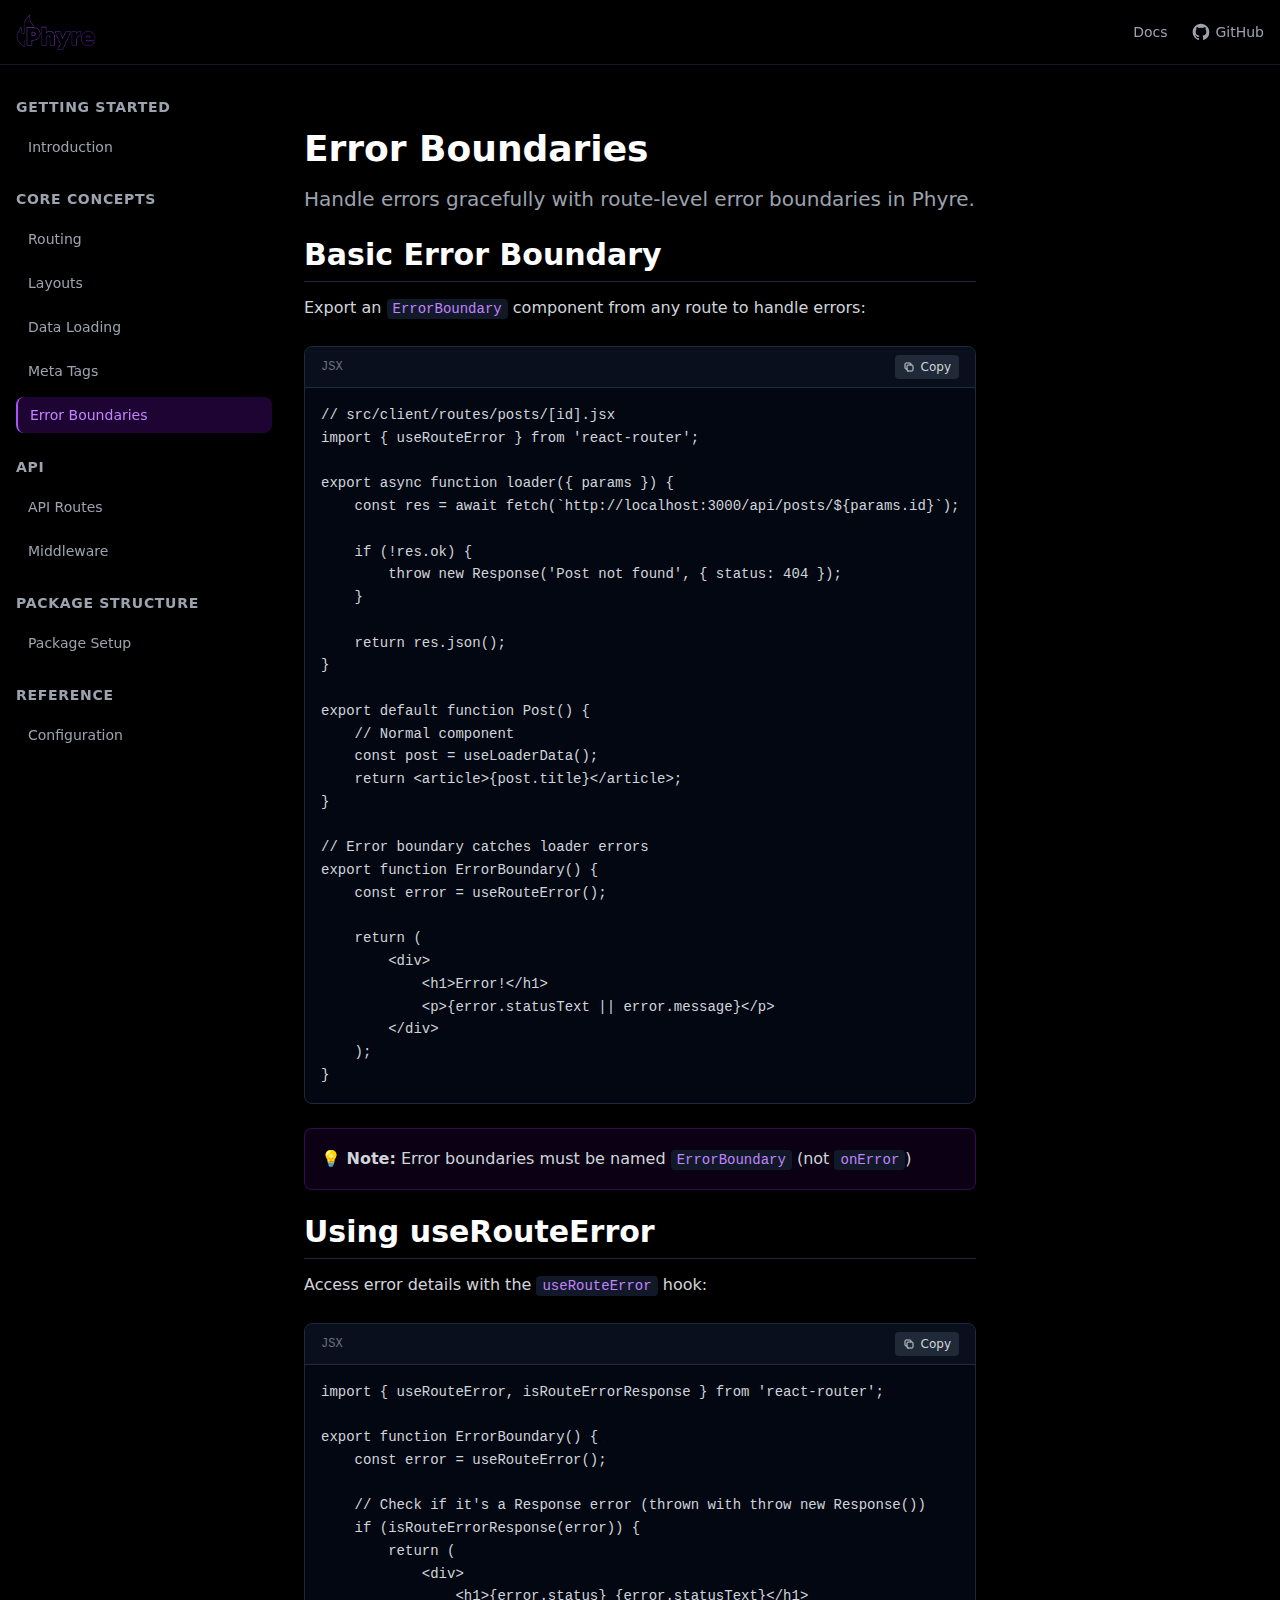
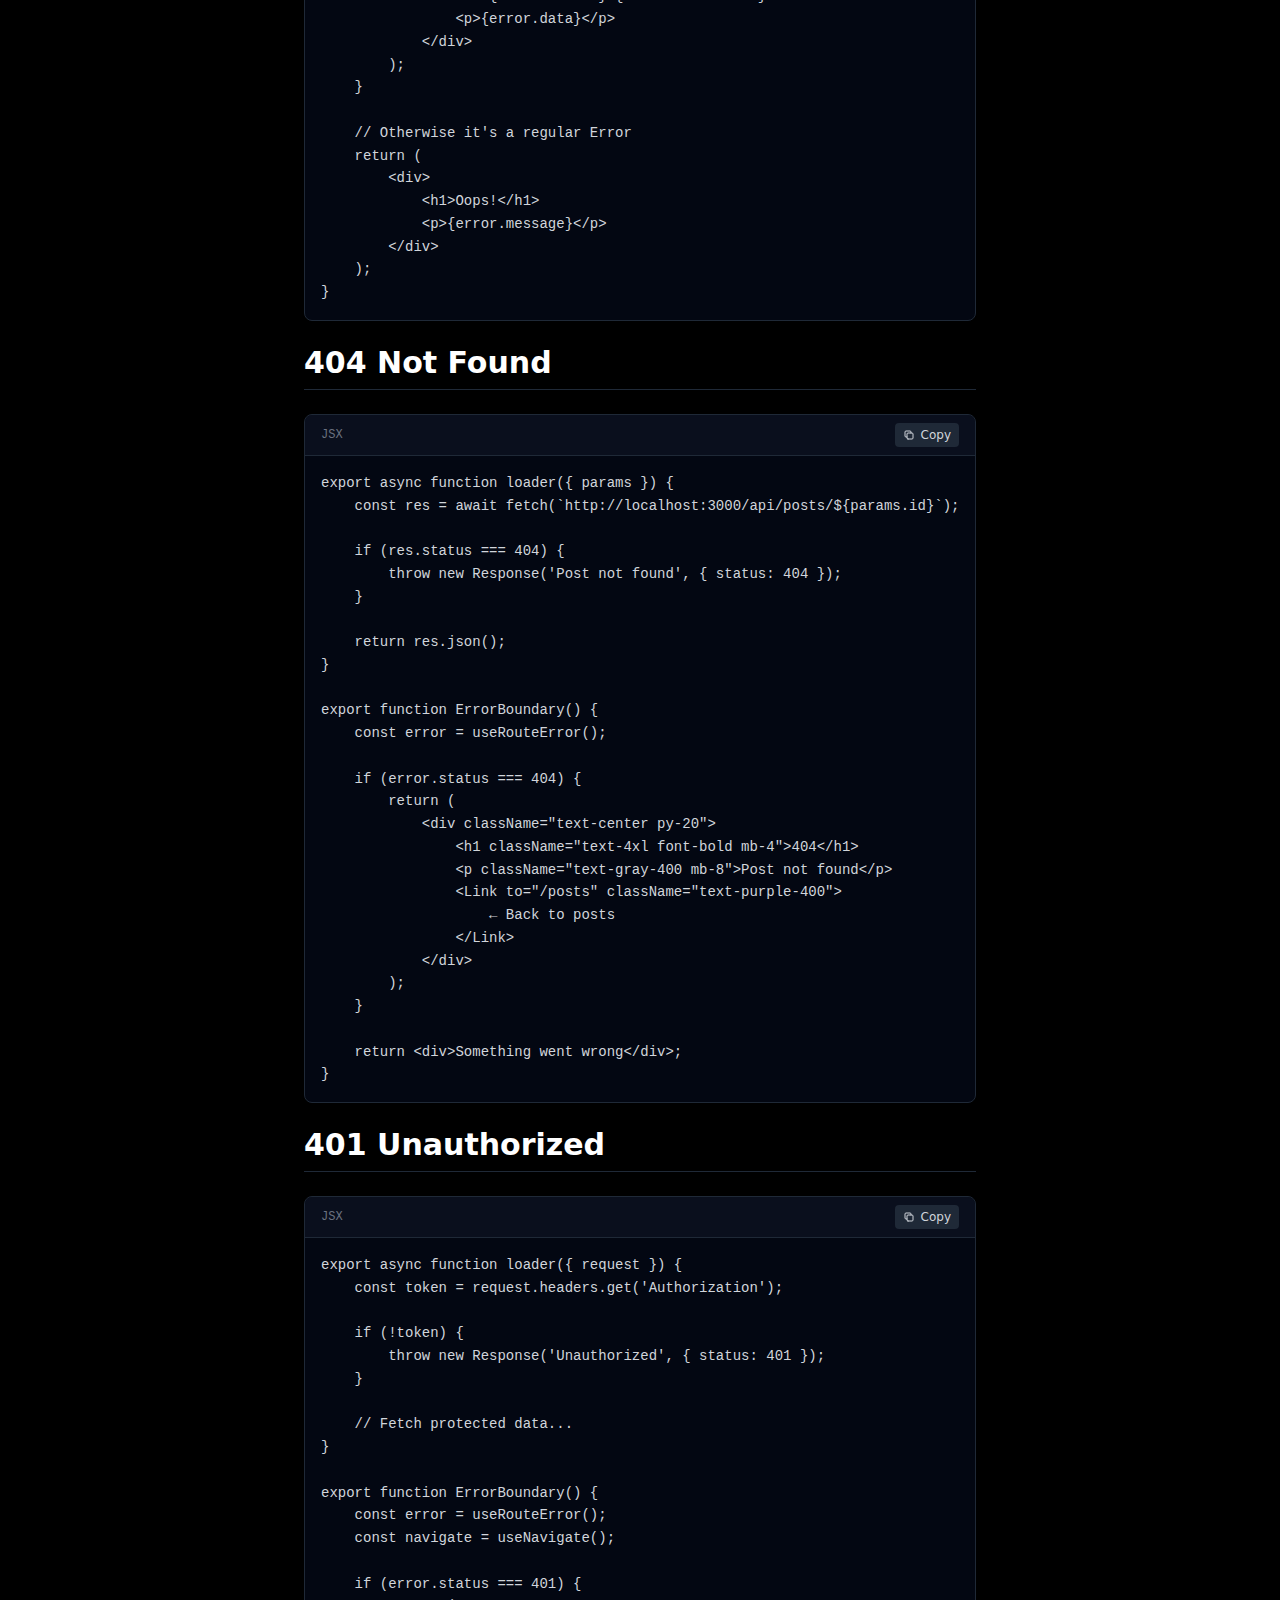
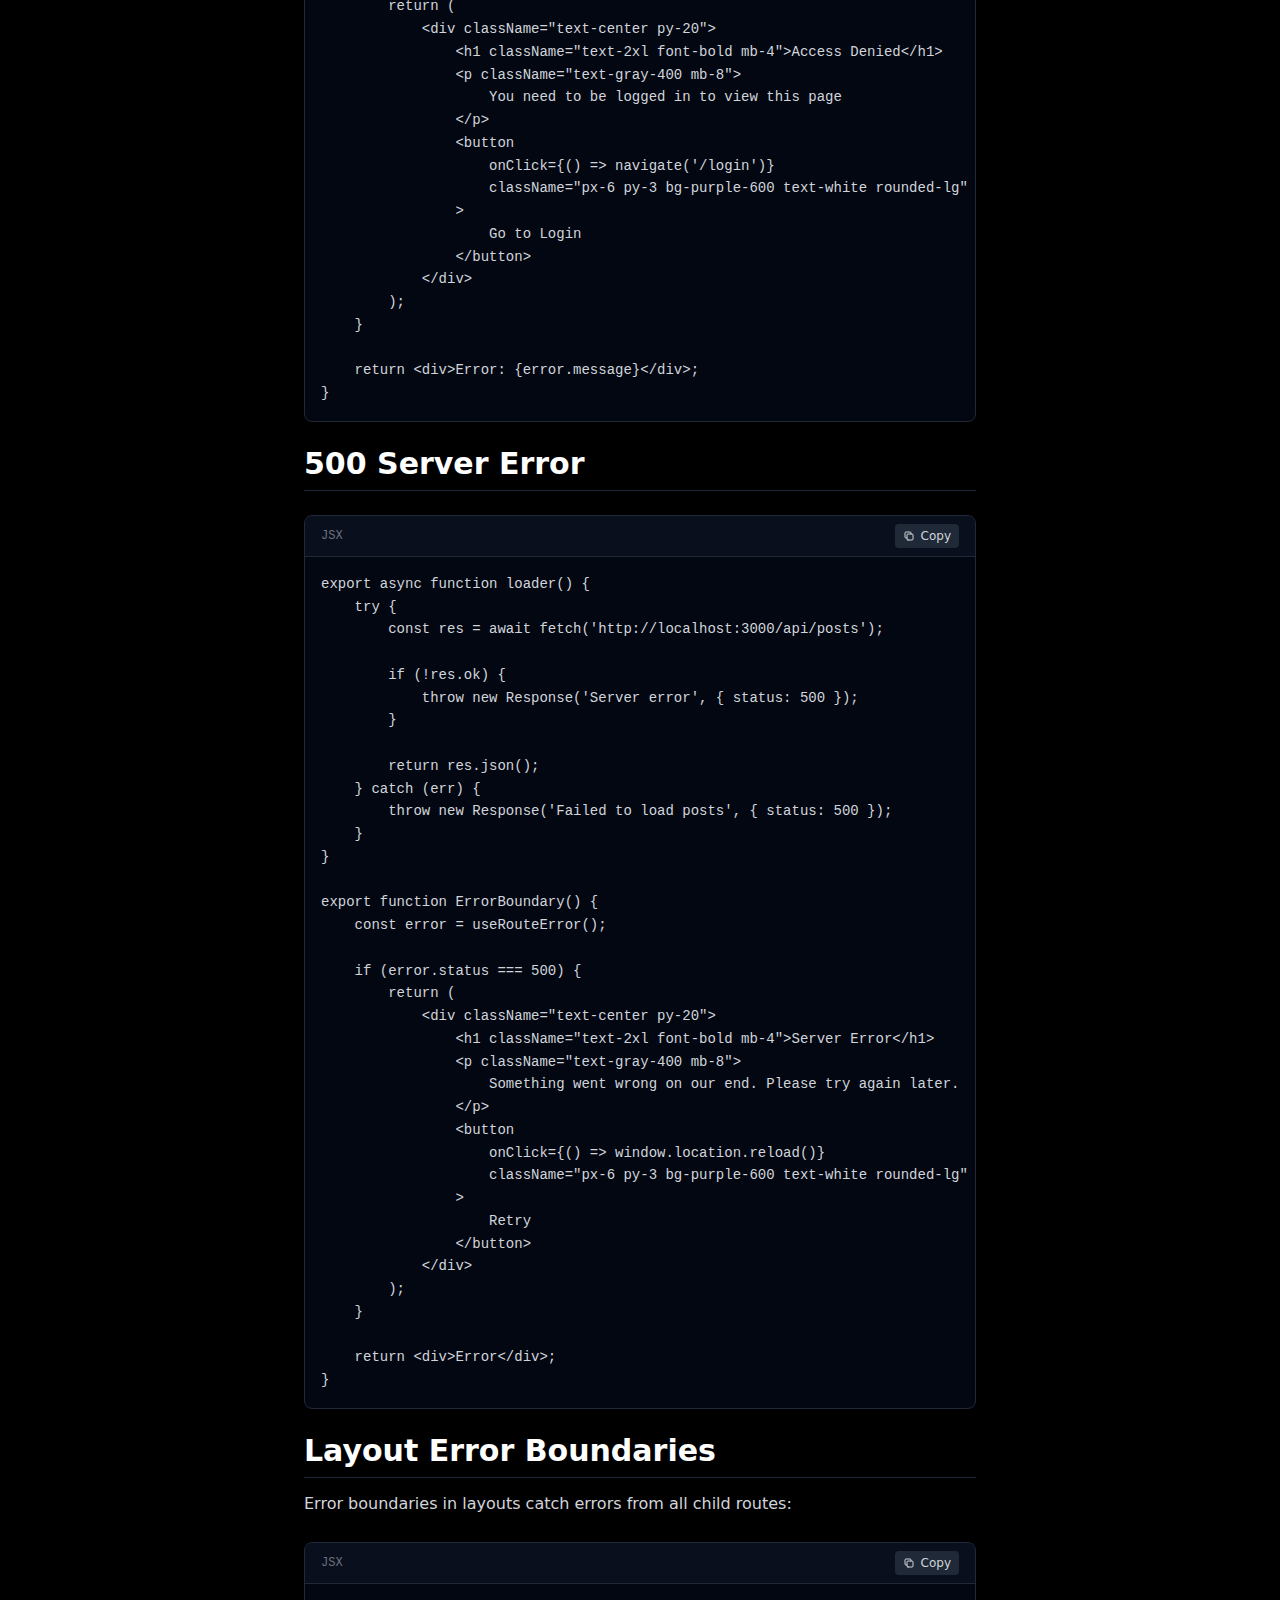
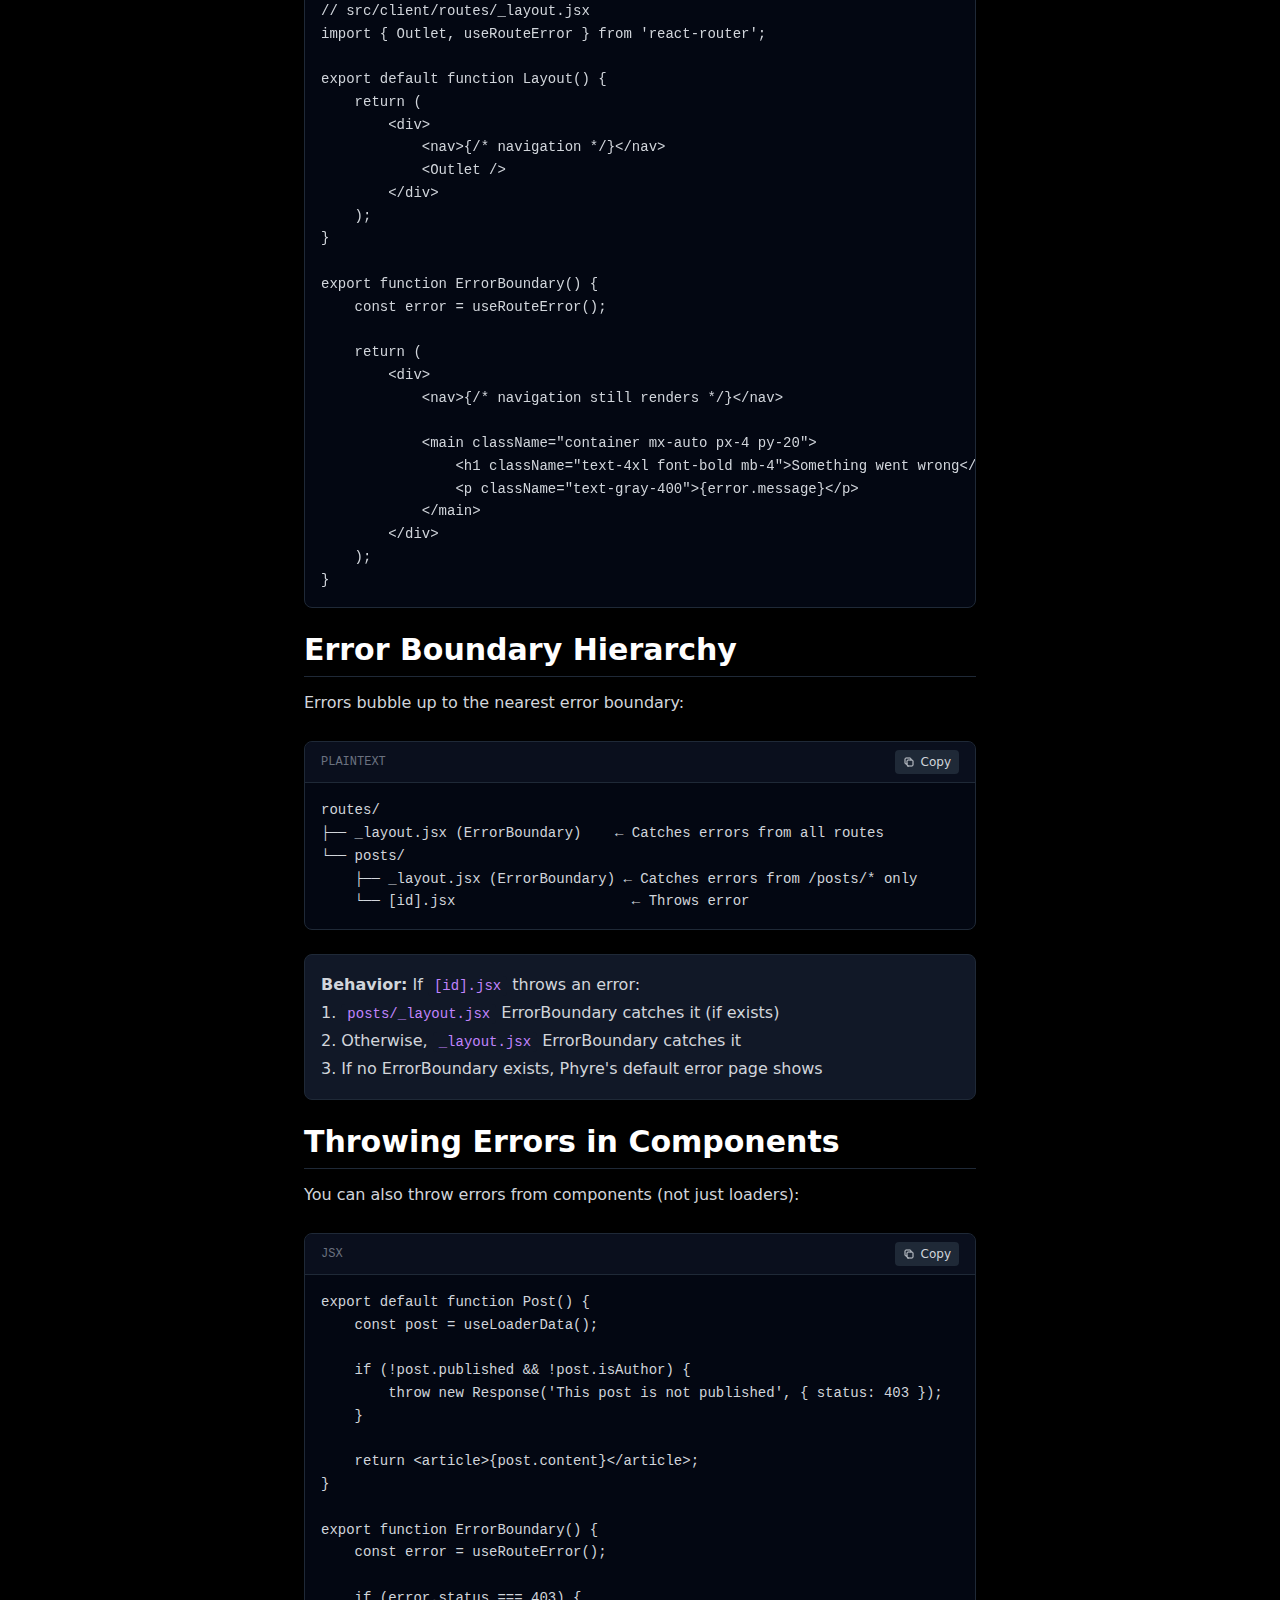
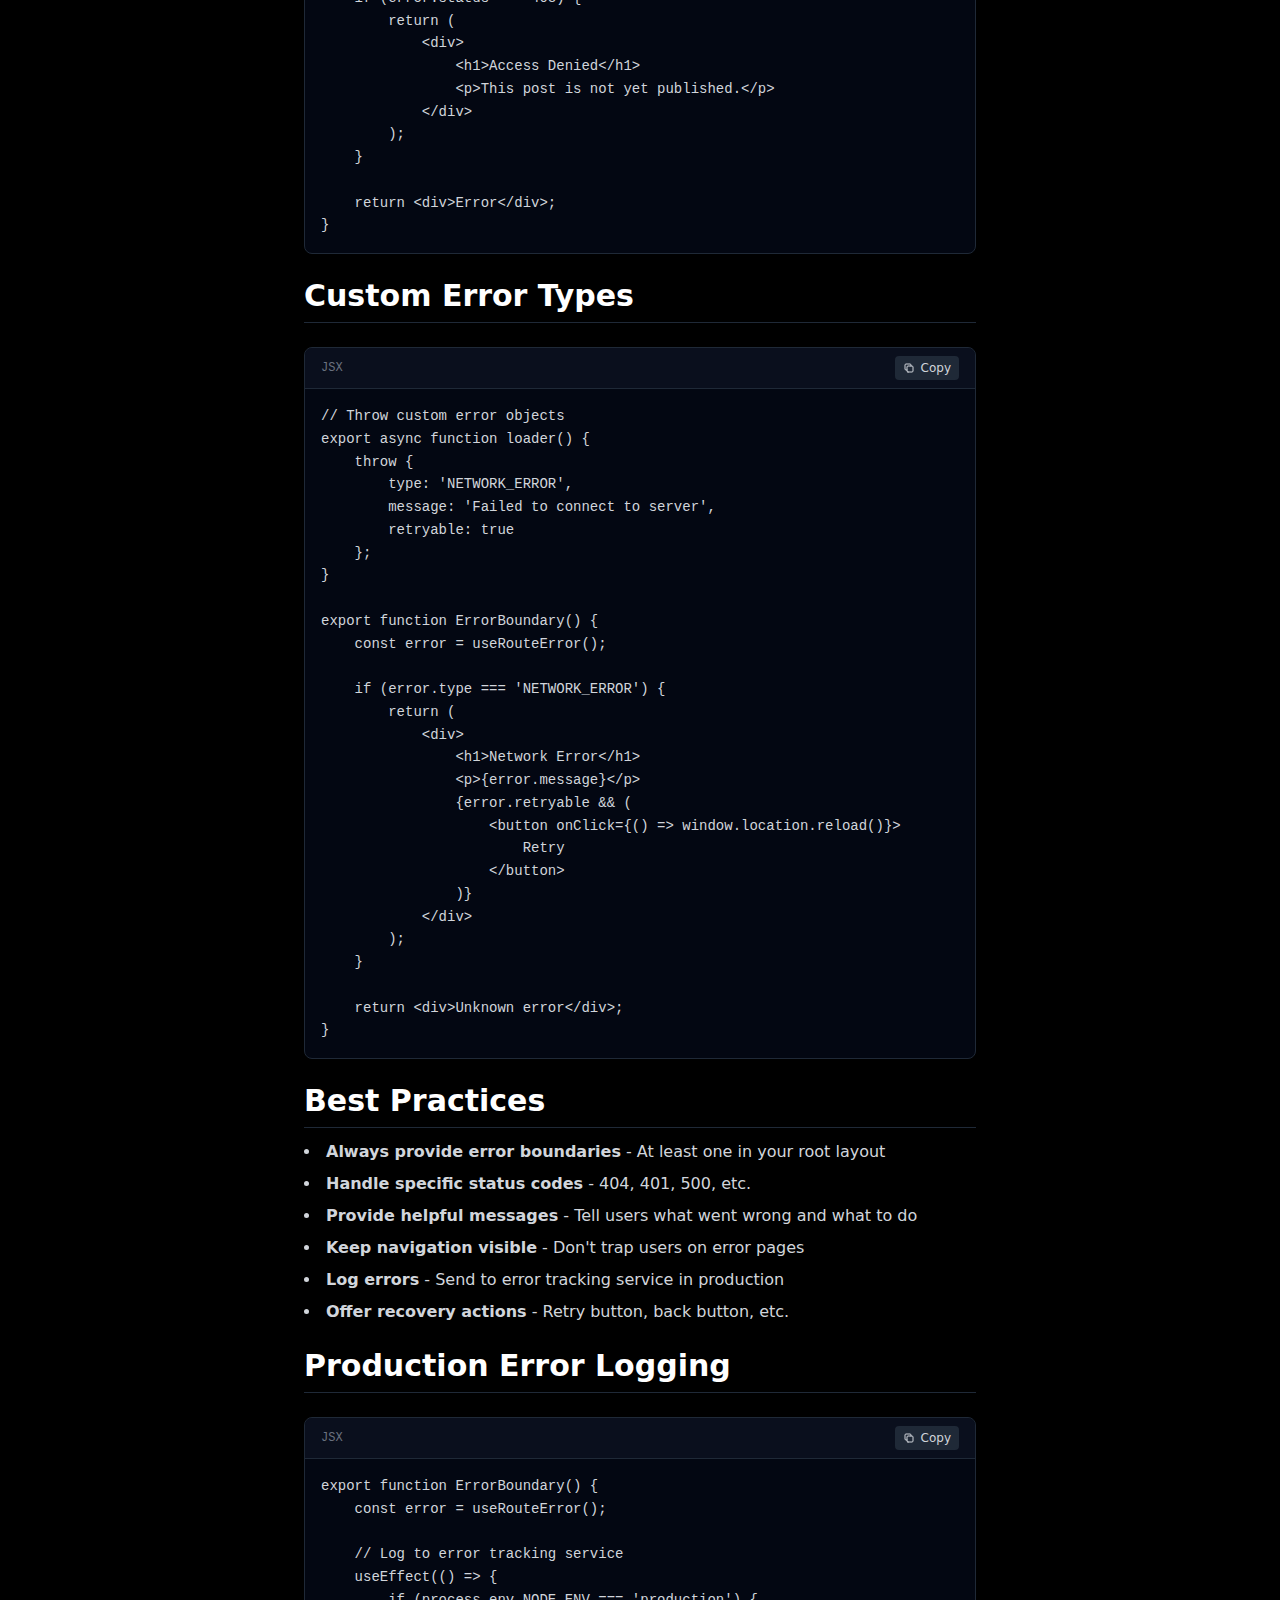
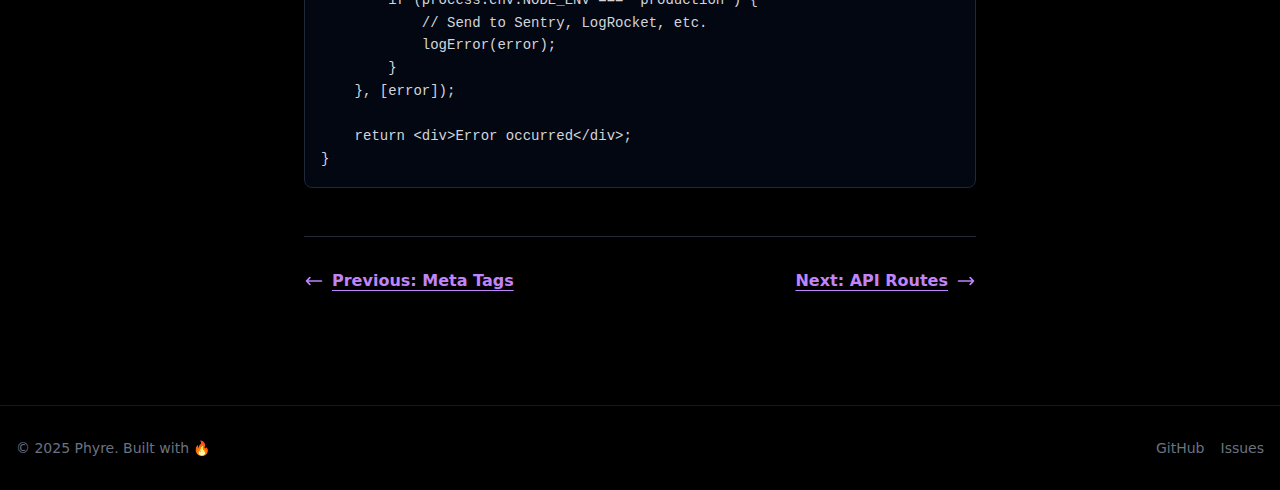
<file: docs/error-boundaries.html>
<!DOCTYPE html>
<html lang="en">
<head>
    <meta charset="UTF-8">
    <meta name="viewport" content="width=device-width, initial-scale=1.0">
    <link rel="icon" type="image/x-icon" href="../assets/phyre-icon.png">
    <title>Error Boundaries - Phyre</title>
<meta name="description" content="Learn how to handle errors gracefully with error boundaries in Phyre." />
<link rel="stylesheet" href="../public/index.css">
                </head>
<body>
    <div id="root"><link rel="preload" as="image" href="../assets/phyre-logo.png"/><div class="min-h-screen bg-black text-gray-100"><header class="sticky top-0 z-50 border-b border-gray-900 bg-black/80 backdrop-blur-sm"><div class="container mx-auto px-4 py-4"><div class="flex items-center justify-between"><a class="flex items-center gap-2 group" href="/phrye-documentation" data-discover="true"><div class="w-20 h-8 rounded-lg flex items-center justify-center"><img src="../assets/phyre-logo.png"/></div></a><nav class="hidden md:flex items-center gap-6"><a class="text-sm text-gray-400 hover:text-white transition-colors" href="/phrye-documentation/docs/getting-started.html" data-discover="true">Docs</a><a href="https://github.com/justkelu/phyre" target="_blank" rel="noopener noreferrer" class="text-sm text-gray-400 hover:text-white transition-colors flex items-center gap-1"><svg class="w-5 h-5" fill="currentColor" viewBox="0 0 24 24"><path fill-rule="evenodd" d="M12 2C6.477 2 2 6.484 2 12.017c0 4.425 2.865 8.18 6.839 9.504.5.092.682-.217.682-.483 0-.237-.008-.868-.013-1.703-2.782.605-3.369-1.343-3.369-1.343-.454-1.158-1.11-1.466-1.11-1.466-.908-.62.069-.608.069-.608 1.003.07 1.531 1.032 1.531 1.032.892 1.53 2.341 1.088 2.91.832.092-.647.35-1.088.636-1.338-2.22-.253-4.555-1.113-4.555-4.951 0-1.093.39-1.988 1.029-2.688-.103-.253-.446-1.272.098-2.65 0 0 .84-.27 2.75 1.026A9.564 9.564 0 0112 6.844c.85.004 1.705.115 2.504.337 1.909-1.296 2.747-1.027 2.747-1.027.546 1.379.202 2.398.1 2.651.64.7 1.028 1.595 1.028 2.688 0 3.848-2.339 4.695-4.566 4.943.359.309.678.92.678 1.855 0 1.338-.012 2.419-.012 2.747 0 .268.18.58.688.482A10.019 10.019 0 0022 12.017C22 6.484 17.522 2 12 2z" clip-rule="evenodd"></path></svg>GitHub</a></nav><button class="md:hidden p-2 text-gray-400 hover:text-white"><svg class="w-6 h-6" fill="none" viewBox="0 0 24 24" stroke="currentColor"><path stroke-linecap="round" stroke-linejoin="round" stroke-width="2" d="M4 6h16M4 12h16M4 18h16"></path></svg></button></div></div></header><div class="container mx-auto px-4 py-8"><div class="flex flex-col lg:flex-row gap-8"><aside class="w-full lg:w-64 flex-shrink-0"><nav class="sticky top-24 space-y-6"><div><h3 class="text-sm font-semibold text-gray-400 uppercase tracking-wider mb-3">Getting Started</h3><ul class="space-y-2"><li><a class="block px-3 py-2 rounded-lg text-sm transition-colors text-gray-400 hover:text-white hover:bg-gray-900" href="/phrye-documentation/docs/getting-started.html" data-discover="true">Introduction</a></li></ul></div><div><h3 class="text-sm font-semibold text-gray-400 uppercase tracking-wider mb-3">Core Concepts</h3><ul class="space-y-2"><li><a class="block px-3 py-2 rounded-lg text-sm transition-colors text-gray-400 hover:text-white hover:bg-gray-900" href="/phrye-documentation/docs/routing.html" data-discover="true">Routing</a></li><li><a class="block px-3 py-2 rounded-lg text-sm transition-colors text-gray-400 hover:text-white hover:bg-gray-900" href="/phrye-documentation/docs/layouts.html" data-discover="true">Layouts</a></li><li><a class="block px-3 py-2 rounded-lg text-sm transition-colors text-gray-400 hover:text-white hover:bg-gray-900" href="/phrye-documentation/docs/loaders.html" data-discover="true">Data Loading</a></li><li><a class="block px-3 py-2 rounded-lg text-sm transition-colors text-gray-400 hover:text-white hover:bg-gray-900" href="/phrye-documentation/docs/meta-tags.html" data-discover="true">Meta Tags</a></li><li><a class="block px-3 py-2 rounded-lg text-sm transition-colors bg-purple-950/50 text-purple-400 font-medium border-l-2 border-purple-500" href="/phrye-documentation/docs/error-boundaries.html" data-discover="true">Error Boundaries</a></li></ul></div><div><h3 class="text-sm font-semibold text-gray-400 uppercase tracking-wider mb-3">API</h3><ul class="space-y-2"><li><a class="block px-3 py-2 rounded-lg text-sm transition-colors text-gray-400 hover:text-white hover:bg-gray-900" href="/phrye-documentation/docs/api-routes.html" data-discover="true">API Routes</a></li><li><a class="block px-3 py-2 rounded-lg text-sm transition-colors text-gray-400 hover:text-white hover:bg-gray-900" href="/phrye-documentation/docs/middleware.html" data-discover="true">Middleware</a></li></ul></div><div><h3 class="text-sm font-semibold text-gray-400 uppercase tracking-wider mb-3">Package Structure</h3><ul class="space-y-2"><li><a class="block px-3 py-2 rounded-lg text-sm transition-colors text-gray-400 hover:text-white hover:bg-gray-900" href="/phrye-documentation/docs/package-setup.html" data-discover="true">Package Setup</a></li></ul></div><div><h3 class="text-sm font-semibold text-gray-400 uppercase tracking-wider mb-3">Reference</h3><ul class="space-y-2"><li><a class="block px-3 py-2 rounded-lg text-sm transition-colors text-gray-400 hover:text-white hover:bg-gray-900" href="/phrye-documentation/docs/configuration.html" data-discover="true">Configuration</a></li></ul></div></nav></aside><main class="flex-1 min-w-0"><div class="prose max-w-none"><article><h1>Error Boundaries</h1><p class="text-xl text-gray-400 mb-8">Handle errors gracefully with route-level error boundaries in Phyre.</p><h2>Basic Error Boundary</h2><p>Export an <code>ErrorBoundary</code> component from any route to handle errors:</p><div class="relative group my-6 rounded-lg overflow-hidden border border-gray-800 bg-gray-950"><div class="flex items-center justify-between px-4 py-2 bg-gray-900/50 border-b border-gray-800"><span class="text-xs font-mono text-gray-500 uppercase">jsx</span><button class="flex items-center gap-1.5 px-2 py-1 text-xs bg-gray-800 hover:bg-gray-700 text-gray-300 rounded transition-colors"><svg class="w-3 h-3" fill="none" viewBox="0 0 24 24" stroke="currentColor"><path stroke-linecap="round" stroke-linejoin="round" stroke-width="2" d="M8 16H6a2 2 0 01-2-2V6a2 2 0 012-2h8a2 2 0 012 2v2m-6 12h8a2 2 0 002-2v-8a2 2 0 00-2-2h-8a2 2 0 00-2 2v8a2 2 0 002 2z"></path></svg>Copy</button></div><pre class="p-4 overflow-x-auto text-sm leading-relaxed"><div class="p-4"><code class="font-mono text-gray-300">// src/client/routes/posts/[id].jsx
import { useRouteError } from &#x27;react-router&#x27;;

export async function loader({ params }) {
    const res = await fetch(`http://localhost:3000/api/posts/${params.id}`);
    
    if (!res.ok) {
        throw new Response(&#x27;Post not found&#x27;, { status: 404 });
    }
    
    return res.json();
}

export default function Post() {
    // Normal component
    const post = useLoaderData();
    return &lt;article&gt;{post.title}&lt;/article&gt;;
}

// Error boundary catches loader errors
export function ErrorBoundary() {
    const error = useRouteError();
    
    return (
        &lt;div&gt;
            &lt;h1&gt;Error!&lt;/h1&gt;
            &lt;p&gt;{error.statusText || error.message}&lt;/p&gt;
        &lt;/div&gt;
    );
}</code></div></pre></div><p class="bg-purple-950/20 border border-purple-900/50 rounded-lg p-4 my-4"><strong>💡 Note:</strong> Error boundaries must be named <code>ErrorBoundary</code> (not <code>onError</code>)</p><h2>Using useRouteError</h2><p>Access error details with the <code>useRouteError</code> hook:</p><div class="relative group my-6 rounded-lg overflow-hidden border border-gray-800 bg-gray-950"><div class="flex items-center justify-between px-4 py-2 bg-gray-900/50 border-b border-gray-800"><span class="text-xs font-mono text-gray-500 uppercase">jsx</span><button class="flex items-center gap-1.5 px-2 py-1 text-xs bg-gray-800 hover:bg-gray-700 text-gray-300 rounded transition-colors"><svg class="w-3 h-3" fill="none" viewBox="0 0 24 24" stroke="currentColor"><path stroke-linecap="round" stroke-linejoin="round" stroke-width="2" d="M8 16H6a2 2 0 01-2-2V6a2 2 0 012-2h8a2 2 0 012 2v2m-6 12h8a2 2 0 002-2v-8a2 2 0 00-2-2h-8a2 2 0 00-2 2v8a2 2 0 002 2z"></path></svg>Copy</button></div><pre class="p-4 overflow-x-auto text-sm leading-relaxed"><div class="p-4"><code class="font-mono text-gray-300">import { useRouteError, isRouteErrorResponse } from &#x27;react-router&#x27;;

export function ErrorBoundary() {
    const error = useRouteError();
    
    // Check if it&#x27;s a Response error (thrown with throw new Response())
    if (isRouteErrorResponse(error)) {
        return (
            &lt;div&gt;
                &lt;h1&gt;{error.status} {error.statusText}&lt;/h1&gt;
                &lt;p&gt;{error.data}&lt;/p&gt;
            &lt;/div&gt;
        );
    }
    
    // Otherwise it&#x27;s a regular Error
    return (
        &lt;div&gt;
            &lt;h1&gt;Oops!&lt;/h1&gt;
            &lt;p&gt;{error.message}&lt;/p&gt;
        &lt;/div&gt;
    );
}</code></div></pre></div><h2>404 Not Found</h2><div class="relative group my-6 rounded-lg overflow-hidden border border-gray-800 bg-gray-950"><div class="flex items-center justify-between px-4 py-2 bg-gray-900/50 border-b border-gray-800"><span class="text-xs font-mono text-gray-500 uppercase">jsx</span><button class="flex items-center gap-1.5 px-2 py-1 text-xs bg-gray-800 hover:bg-gray-700 text-gray-300 rounded transition-colors"><svg class="w-3 h-3" fill="none" viewBox="0 0 24 24" stroke="currentColor"><path stroke-linecap="round" stroke-linejoin="round" stroke-width="2" d="M8 16H6a2 2 0 01-2-2V6a2 2 0 012-2h8a2 2 0 012 2v2m-6 12h8a2 2 0 002-2v-8a2 2 0 00-2-2h-8a2 2 0 00-2 2v8a2 2 0 002 2z"></path></svg>Copy</button></div><pre class="p-4 overflow-x-auto text-sm leading-relaxed"><div class="p-4"><code class="font-mono text-gray-300">export async function loader({ params }) {
    const res = await fetch(`http://localhost:3000/api/posts/${params.id}`);
    
    if (res.status === 404) {
        throw new Response(&#x27;Post not found&#x27;, { status: 404 });
    }
    
    return res.json();
}

export function ErrorBoundary() {
    const error = useRouteError();
    
    if (error.status === 404) {
        return (
            &lt;div className=&quot;text-center py-20&quot;&gt;
                &lt;h1 className=&quot;text-4xl font-bold mb-4&quot;&gt;404&lt;/h1&gt;
                &lt;p className=&quot;text-gray-400 mb-8&quot;&gt;Post not found&lt;/p&gt;
                &lt;Link to=&quot;/posts&quot; className=&quot;text-purple-400&quot;&gt;
                    ← Back to posts
                &lt;/Link&gt;
            &lt;/div&gt;
        );
    }
    
    return &lt;div&gt;Something went wrong&lt;/div&gt;;
}</code></div></pre></div><h2>401 Unauthorized</h2><div class="relative group my-6 rounded-lg overflow-hidden border border-gray-800 bg-gray-950"><div class="flex items-center justify-between px-4 py-2 bg-gray-900/50 border-b border-gray-800"><span class="text-xs font-mono text-gray-500 uppercase">jsx</span><button class="flex items-center gap-1.5 px-2 py-1 text-xs bg-gray-800 hover:bg-gray-700 text-gray-300 rounded transition-colors"><svg class="w-3 h-3" fill="none" viewBox="0 0 24 24" stroke="currentColor"><path stroke-linecap="round" stroke-linejoin="round" stroke-width="2" d="M8 16H6a2 2 0 01-2-2V6a2 2 0 012-2h8a2 2 0 012 2v2m-6 12h8a2 2 0 002-2v-8a2 2 0 00-2-2h-8a2 2 0 00-2 2v8a2 2 0 002 2z"></path></svg>Copy</button></div><pre class="p-4 overflow-x-auto text-sm leading-relaxed"><div class="p-4"><code class="font-mono text-gray-300">export async function loader({ request }) {
    const token = request.headers.get(&#x27;Authorization&#x27;);
    
    if (!token) {
        throw new Response(&#x27;Unauthorized&#x27;, { status: 401 });
    }
    
    // Fetch protected data...
}

export function ErrorBoundary() {
    const error = useRouteError();
    const navigate = useNavigate();
    
    if (error.status === 401) {
        return (
            &lt;div className=&quot;text-center py-20&quot;&gt;
                &lt;h1 className=&quot;text-2xl font-bold mb-4&quot;&gt;Access Denied&lt;/h1&gt;
                &lt;p className=&quot;text-gray-400 mb-8&quot;&gt;
                    You need to be logged in to view this page
                &lt;/p&gt;
                &lt;button 
                    onClick={() =&gt; navigate(&#x27;/login&#x27;)}
                    className=&quot;px-6 py-3 bg-purple-600 text-white rounded-lg&quot;
                &gt;
                    Go to Login
                &lt;/button&gt;
            &lt;/div&gt;
        );
    }
    
    return &lt;div&gt;Error: {error.message}&lt;/div&gt;;
}</code></div></pre></div><h2>500 Server Error</h2><div class="relative group my-6 rounded-lg overflow-hidden border border-gray-800 bg-gray-950"><div class="flex items-center justify-between px-4 py-2 bg-gray-900/50 border-b border-gray-800"><span class="text-xs font-mono text-gray-500 uppercase">jsx</span><button class="flex items-center gap-1.5 px-2 py-1 text-xs bg-gray-800 hover:bg-gray-700 text-gray-300 rounded transition-colors"><svg class="w-3 h-3" fill="none" viewBox="0 0 24 24" stroke="currentColor"><path stroke-linecap="round" stroke-linejoin="round" stroke-width="2" d="M8 16H6a2 2 0 01-2-2V6a2 2 0 012-2h8a2 2 0 012 2v2m-6 12h8a2 2 0 002-2v-8a2 2 0 00-2-2h-8a2 2 0 00-2 2v8a2 2 0 002 2z"></path></svg>Copy</button></div><pre class="p-4 overflow-x-auto text-sm leading-relaxed"><div class="p-4"><code class="font-mono text-gray-300">export async function loader() {
    try {
        const res = await fetch(&#x27;http://localhost:3000/api/posts&#x27;);
        
        if (!res.ok) {
            throw new Response(&#x27;Server error&#x27;, { status: 500 });
        }
        
        return res.json();
    } catch (err) {
        throw new Response(&#x27;Failed to load posts&#x27;, { status: 500 });
    }
}

export function ErrorBoundary() {
    const error = useRouteError();
    
    if (error.status === 500) {
        return (
            &lt;div className=&quot;text-center py-20&quot;&gt;
                &lt;h1 className=&quot;text-2xl font-bold mb-4&quot;&gt;Server Error&lt;/h1&gt;
                &lt;p className=&quot;text-gray-400 mb-8&quot;&gt;
                    Something went wrong on our end. Please try again later.
                &lt;/p&gt;
                &lt;button 
                    onClick={() =&gt; window.location.reload()}
                    className=&quot;px-6 py-3 bg-purple-600 text-white rounded-lg&quot;
                &gt;
                    Retry
                &lt;/button&gt;
            &lt;/div&gt;
        );
    }
    
    return &lt;div&gt;Error&lt;/div&gt;;
}</code></div></pre></div><h2>Layout Error Boundaries</h2><p>Error boundaries in layouts catch errors from all child routes:</p><div class="relative group my-6 rounded-lg overflow-hidden border border-gray-800 bg-gray-950"><div class="flex items-center justify-between px-4 py-2 bg-gray-900/50 border-b border-gray-800"><span class="text-xs font-mono text-gray-500 uppercase">jsx</span><button class="flex items-center gap-1.5 px-2 py-1 text-xs bg-gray-800 hover:bg-gray-700 text-gray-300 rounded transition-colors"><svg class="w-3 h-3" fill="none" viewBox="0 0 24 24" stroke="currentColor"><path stroke-linecap="round" stroke-linejoin="round" stroke-width="2" d="M8 16H6a2 2 0 01-2-2V6a2 2 0 012-2h8a2 2 0 012 2v2m-6 12h8a2 2 0 002-2v-8a2 2 0 00-2-2h-8a2 2 0 00-2 2v8a2 2 0 002 2z"></path></svg>Copy</button></div><pre class="p-4 overflow-x-auto text-sm leading-relaxed"><div class="p-4"><code class="font-mono text-gray-300">// src/client/routes/_layout.jsx
import { Outlet, useRouteError } from &#x27;react-router&#x27;;

export default function Layout() {
    return (
        &lt;div&gt;
            &lt;nav&gt;{/* navigation */}&lt;/nav&gt;
            &lt;Outlet /&gt;
        &lt;/div&gt;
    );
}

export function ErrorBoundary() {
    const error = useRouteError();
    
    return (
        &lt;div&gt;
            &lt;nav&gt;{/* navigation still renders */}&lt;/nav&gt;
            
            &lt;main className=&quot;container mx-auto px-4 py-20&quot;&gt;
                &lt;h1 className=&quot;text-4xl font-bold mb-4&quot;&gt;Something went wrong&lt;/h1&gt;
                &lt;p className=&quot;text-gray-400&quot;&gt;{error.message}&lt;/p&gt;
            &lt;/main&gt;
        &lt;/div&gt;
    );
}</code></div></pre></div><h2>Error Boundary Hierarchy</h2><p>Errors bubble up to the nearest error boundary:</p><div class="relative group my-6 rounded-lg overflow-hidden border border-gray-800 bg-gray-950"><div class="flex items-center justify-between px-4 py-2 bg-gray-900/50 border-b border-gray-800"><span class="text-xs font-mono text-gray-500 uppercase">plaintext</span><button class="flex items-center gap-1.5 px-2 py-1 text-xs bg-gray-800 hover:bg-gray-700 text-gray-300 rounded transition-colors"><svg class="w-3 h-3" fill="none" viewBox="0 0 24 24" stroke="currentColor"><path stroke-linecap="round" stroke-linejoin="round" stroke-width="2" d="M8 16H6a2 2 0 01-2-2V6a2 2 0 012-2h8a2 2 0 012 2v2m-6 12h8a2 2 0 002-2v-8a2 2 0 00-2-2h-8a2 2 0 00-2 2v8a2 2 0 002 2z"></path></svg>Copy</button></div><pre class="p-4 overflow-x-auto text-sm leading-relaxed"><div class="p-4"><code class="font-mono text-gray-300">routes/
├── _layout.jsx (ErrorBoundary)    ← Catches errors from all routes
└── posts/
    ├── _layout.jsx (ErrorBoundary) ← Catches errors from /posts/* only
    └── [id].jsx                     ← Throws error</code></div></pre></div><p class="bg-gray-900 border border-gray-800 rounded-lg p-4 my-4"><strong>Behavior:</strong> If <code>[id].jsx</code> throws an error:<br/>1. <code>posts/_layout.jsx</code> ErrorBoundary catches it (if exists)<br/>2. Otherwise, <code>_layout.jsx</code> ErrorBoundary catches it<br/>3. If no ErrorBoundary exists, Phyre&#x27;s default error page shows</p><h2>Throwing Errors in Components</h2><p>You can also throw errors from components (not just loaders):</p><div class="relative group my-6 rounded-lg overflow-hidden border border-gray-800 bg-gray-950"><div class="flex items-center justify-between px-4 py-2 bg-gray-900/50 border-b border-gray-800"><span class="text-xs font-mono text-gray-500 uppercase">jsx</span><button class="flex items-center gap-1.5 px-2 py-1 text-xs bg-gray-800 hover:bg-gray-700 text-gray-300 rounded transition-colors"><svg class="w-3 h-3" fill="none" viewBox="0 0 24 24" stroke="currentColor"><path stroke-linecap="round" stroke-linejoin="round" stroke-width="2" d="M8 16H6a2 2 0 01-2-2V6a2 2 0 012-2h8a2 2 0 012 2v2m-6 12h8a2 2 0 002-2v-8a2 2 0 00-2-2h-8a2 2 0 00-2 2v8a2 2 0 002 2z"></path></svg>Copy</button></div><pre class="p-4 overflow-x-auto text-sm leading-relaxed"><div class="p-4"><code class="font-mono text-gray-300">export default function Post() {
    const post = useLoaderData();
    
    if (!post.published &amp;&amp; !post.isAuthor) {
        throw new Response(&#x27;This post is not published&#x27;, { status: 403 });
    }
    
    return &lt;article&gt;{post.content}&lt;/article&gt;;
}

export function ErrorBoundary() {
    const error = useRouteError();
    
    if (error.status === 403) {
        return (
            &lt;div&gt;
                &lt;h1&gt;Access Denied&lt;/h1&gt;
                &lt;p&gt;This post is not yet published.&lt;/p&gt;
            &lt;/div&gt;
        );
    }
    
    return &lt;div&gt;Error&lt;/div&gt;;
}</code></div></pre></div><h2>Custom Error Types</h2><div class="relative group my-6 rounded-lg overflow-hidden border border-gray-800 bg-gray-950"><div class="flex items-center justify-between px-4 py-2 bg-gray-900/50 border-b border-gray-800"><span class="text-xs font-mono text-gray-500 uppercase">jsx</span><button class="flex items-center gap-1.5 px-2 py-1 text-xs bg-gray-800 hover:bg-gray-700 text-gray-300 rounded transition-colors"><svg class="w-3 h-3" fill="none" viewBox="0 0 24 24" stroke="currentColor"><path stroke-linecap="round" stroke-linejoin="round" stroke-width="2" d="M8 16H6a2 2 0 01-2-2V6a2 2 0 012-2h8a2 2 0 012 2v2m-6 12h8a2 2 0 002-2v-8a2 2 0 00-2-2h-8a2 2 0 00-2 2v8a2 2 0 002 2z"></path></svg>Copy</button></div><pre class="p-4 overflow-x-auto text-sm leading-relaxed"><div class="p-4"><code class="font-mono text-gray-300">// Throw custom error objects
export async function loader() {
    throw {
        type: &#x27;NETWORK_ERROR&#x27;,
        message: &#x27;Failed to connect to server&#x27;,
        retryable: true
    };
}

export function ErrorBoundary() {
    const error = useRouteError();
    
    if (error.type === &#x27;NETWORK_ERROR&#x27;) {
        return (
            &lt;div&gt;
                &lt;h1&gt;Network Error&lt;/h1&gt;
                &lt;p&gt;{error.message}&lt;/p&gt;
                {error.retryable &amp;&amp; (
                    &lt;button onClick={() =&gt; window.location.reload()}&gt;
                        Retry
                    &lt;/button&gt;
                )}
            &lt;/div&gt;
        );
    }
    
    return &lt;div&gt;Unknown error&lt;/div&gt;;
}</code></div></pre></div><h2>Best Practices</h2><ul><li><strong>Always provide error boundaries</strong> - At least one in your root layout</li><li><strong>Handle specific status codes</strong> - 404, 401, 500, etc.</li><li><strong>Provide helpful messages</strong> - Tell users what went wrong and what to do</li><li><strong>Keep navigation visible</strong> - Don&#x27;t trap users on error pages</li><li><strong>Log errors</strong> - Send to error tracking service in production</li><li><strong>Offer recovery actions</strong> - Retry button, back button, etc.</li></ul><h2>Production Error Logging</h2><div class="relative group my-6 rounded-lg overflow-hidden border border-gray-800 bg-gray-950"><div class="flex items-center justify-between px-4 py-2 bg-gray-900/50 border-b border-gray-800"><span class="text-xs font-mono text-gray-500 uppercase">jsx</span><button class="flex items-center gap-1.5 px-2 py-1 text-xs bg-gray-800 hover:bg-gray-700 text-gray-300 rounded transition-colors"><svg class="w-3 h-3" fill="none" viewBox="0 0 24 24" stroke="currentColor"><path stroke-linecap="round" stroke-linejoin="round" stroke-width="2" d="M8 16H6a2 2 0 01-2-2V6a2 2 0 012-2h8a2 2 0 012 2v2m-6 12h8a2 2 0 002-2v-8a2 2 0 00-2-2h-8a2 2 0 00-2 2v8a2 2 0 002 2z"></path></svg>Copy</button></div><pre class="p-4 overflow-x-auto text-sm leading-relaxed"><div class="p-4"><code class="font-mono text-gray-300">export function ErrorBoundary() {
    const error = useRouteError();
    
    // Log to error tracking service
    useEffect(() =&gt; {
        if (process.env.NODE_ENV === &#x27;production&#x27;) {
            // Send to Sentry, LogRocket, etc.
            logError(error);
        }
    }, [error]);
    
    return &lt;div&gt;Error occurred&lt;/div&gt;;
}</code></div></pre></div><div class="flex items-center justify-between mt-12 pt-8 border-t border-gray-800"><a class="flex items-center gap-2 text-purple-400 hover:text-purple-300 font-semibold" href="/phrye-documentation/docs/meta-tags.html" data-discover="true"><svg class="w-5 h-5" fill="none" viewBox="0 0 24 24" stroke="currentColor"><path stroke-linecap="round" stroke-linejoin="round" stroke-width="2" d="M7 16l-4-4m0 0l4-4m-4 4h18"></path></svg>Previous: Meta Tags</a><a class="flex items-center gap-2 text-purple-400 hover:text-purple-300 font-semibold" href="/phrye-documentation/docs/api-routes.html" data-discover="true">Next: API Routes<svg class="w-5 h-5" fill="none" viewBox="0 0 24 24" stroke="currentColor"><path stroke-linecap="round" stroke-linejoin="round" stroke-width="2" d="M17 8l4 4m0 0l-4 4m4-4H3"></path></svg></a></div></article></div></main><aside class="hidden xl:block w-64 flex-shrink-0"><div class="sticky top-24"><h3 class="text-sm font-semibold text-gray-400 uppercase tracking-wider mb-3"></h3><div class="text-sm text-gray-500"></div></div></aside></div></div><footer class="border-t border-gray-900 mt-20"><div class="container mx-auto px-4 py-8"><div class="flex flex-col md:flex-row items-center justify-between gap-4"><p class="text-sm text-gray-500">© <!-- -->2025<!-- --> Phyre. Built with 🔥</p><div class="flex items-center gap-4 text-sm text-gray-500"><a href="https://github.com/justkelu/phyre" class="hover:text-purple-400 transition-colors">GitHub</a><a href="https://github.com/justkelu/phyre/issues" class="hover:text-purple-400 transition-colors">Issues</a></div></div></div></footer></div></div>

                
                </body>
</html>
</file>
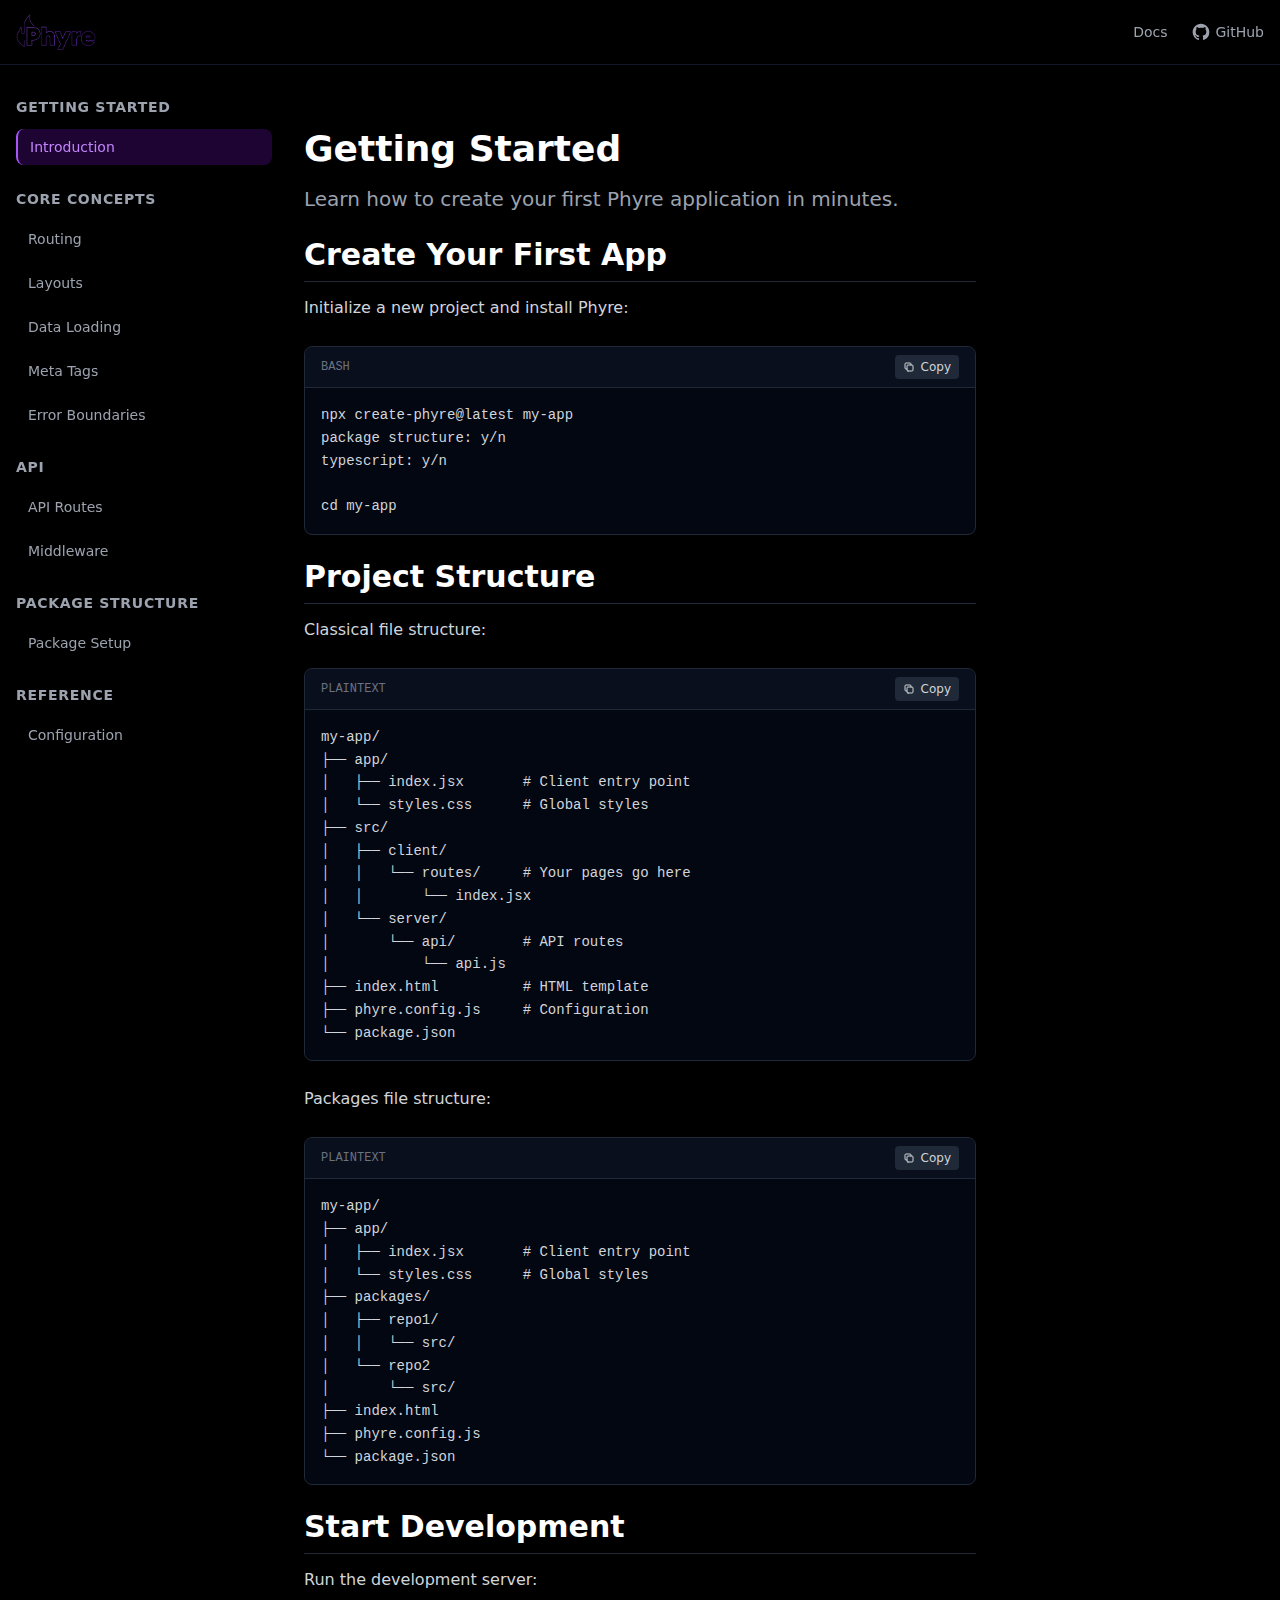
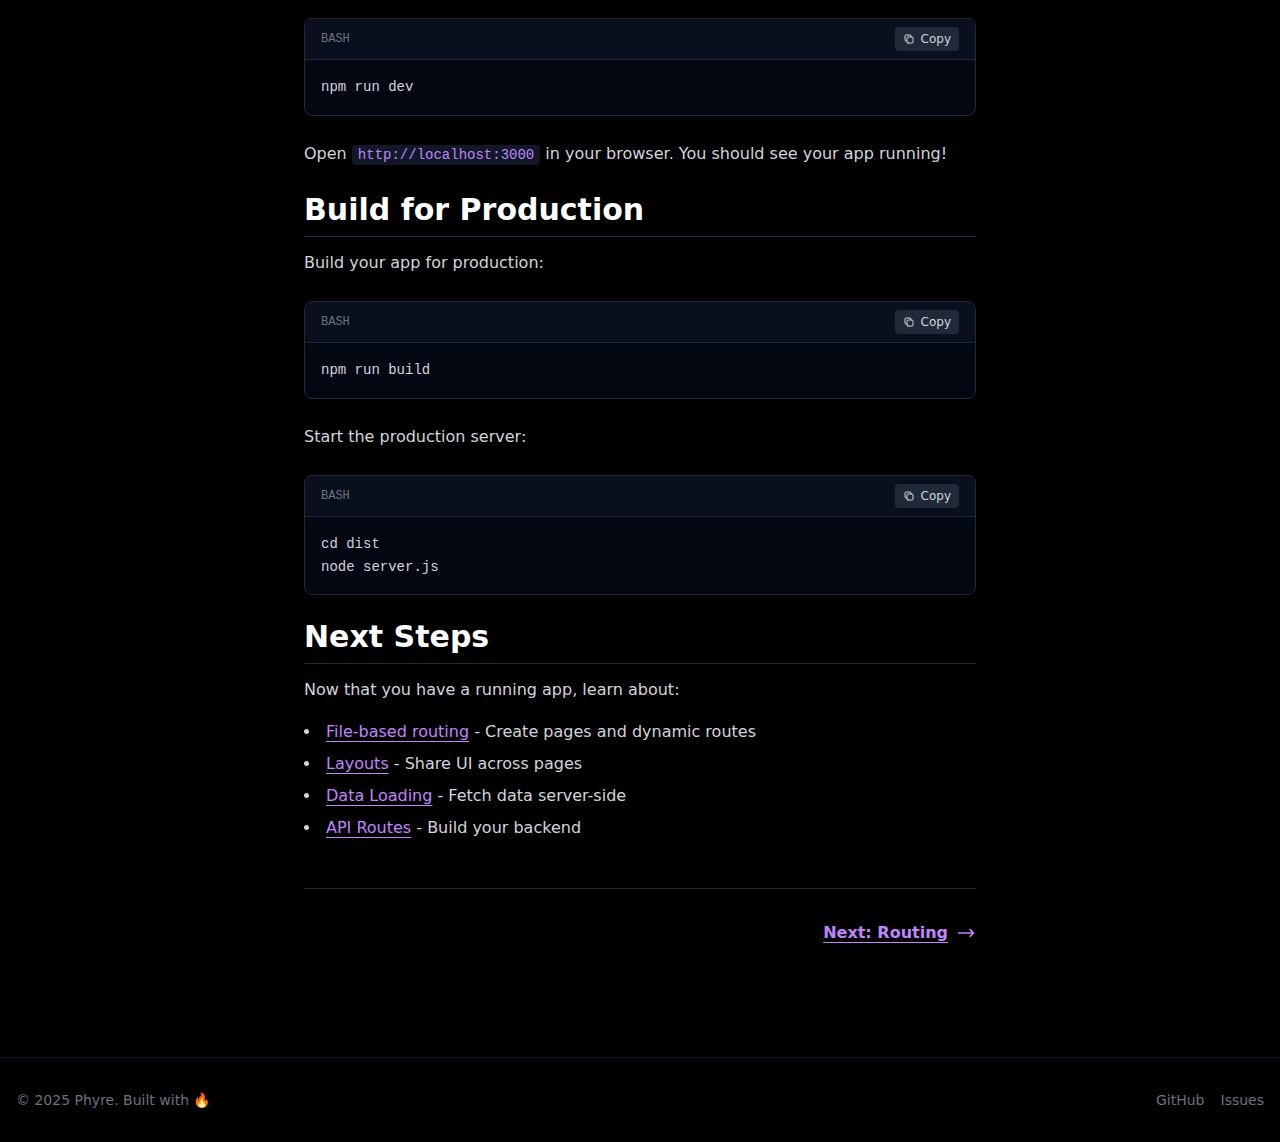
<file: docs/getting-started.html>
<!DOCTYPE html>
<html lang="en">
<head>
    <meta charset="UTF-8">
    <meta name="viewport" content="width=device-width, initial-scale=1.0">
    <link rel="icon" type="image/x-icon" href="../assets/phyre-icon.png">
    <title>Getting Started - Phyre</title>
<meta name="description" content="Learn how to create your first Phyre application in minutes." />
<link rel="stylesheet" href="../public/index.css">
                </head>
<body>
    <div id="root"><link rel="preload" as="image" href="../assets/phyre-logo.png"/><div class="min-h-screen bg-black text-gray-100"><header class="sticky top-0 z-50 border-b border-gray-900 bg-black/80 backdrop-blur-sm"><div class="container mx-auto px-4 py-4"><div class="flex items-center justify-between"><a class="flex items-center gap-2 group" href="/phrye-documentation" data-discover="true"><div class="w-20 h-8 rounded-lg flex items-center justify-center"><img src="../assets/phyre-logo.png"/></div></a><nav class="hidden md:flex items-center gap-6"><a class="text-sm text-gray-400 hover:text-white transition-colors" href="/phrye-documentation/docs/getting-started.html" data-discover="true">Docs</a><a href="https://github.com/justkelu/phyre" target="_blank" rel="noopener noreferrer" class="text-sm text-gray-400 hover:text-white transition-colors flex items-center gap-1"><svg class="w-5 h-5" fill="currentColor" viewBox="0 0 24 24"><path fill-rule="evenodd" d="M12 2C6.477 2 2 6.484 2 12.017c0 4.425 2.865 8.18 6.839 9.504.5.092.682-.217.682-.483 0-.237-.008-.868-.013-1.703-2.782.605-3.369-1.343-3.369-1.343-.454-1.158-1.11-1.466-1.11-1.466-.908-.62.069-.608.069-.608 1.003.07 1.531 1.032 1.531 1.032.892 1.53 2.341 1.088 2.91.832.092-.647.35-1.088.636-1.338-2.22-.253-4.555-1.113-4.555-4.951 0-1.093.39-1.988 1.029-2.688-.103-.253-.446-1.272.098-2.65 0 0 .84-.27 2.75 1.026A9.564 9.564 0 0112 6.844c.85.004 1.705.115 2.504.337 1.909-1.296 2.747-1.027 2.747-1.027.546 1.379.202 2.398.1 2.651.64.7 1.028 1.595 1.028 2.688 0 3.848-2.339 4.695-4.566 4.943.359.309.678.92.678 1.855 0 1.338-.012 2.419-.012 2.747 0 .268.18.58.688.482A10.019 10.019 0 0022 12.017C22 6.484 17.522 2 12 2z" clip-rule="evenodd"></path></svg>GitHub</a></nav><button class="md:hidden p-2 text-gray-400 hover:text-white"><svg class="w-6 h-6" fill="none" viewBox="0 0 24 24" stroke="currentColor"><path stroke-linecap="round" stroke-linejoin="round" stroke-width="2" d="M4 6h16M4 12h16M4 18h16"></path></svg></button></div></div></header><div class="container mx-auto px-4 py-8"><div class="flex flex-col lg:flex-row gap-8"><aside class="w-full lg:w-64 flex-shrink-0"><nav class="sticky top-24 space-y-6"><div><h3 class="text-sm font-semibold text-gray-400 uppercase tracking-wider mb-3">Getting Started</h3><ul class="space-y-2"><li><a class="block px-3 py-2 rounded-lg text-sm transition-colors bg-purple-950/50 text-purple-400 font-medium border-l-2 border-purple-500" href="/phrye-documentation/docs/getting-started.html" data-discover="true">Introduction</a></li></ul></div><div><h3 class="text-sm font-semibold text-gray-400 uppercase tracking-wider mb-3">Core Concepts</h3><ul class="space-y-2"><li><a class="block px-3 py-2 rounded-lg text-sm transition-colors text-gray-400 hover:text-white hover:bg-gray-900" href="/phrye-documentation/docs/routing.html" data-discover="true">Routing</a></li><li><a class="block px-3 py-2 rounded-lg text-sm transition-colors text-gray-400 hover:text-white hover:bg-gray-900" href="/phrye-documentation/docs/layouts.html" data-discover="true">Layouts</a></li><li><a class="block px-3 py-2 rounded-lg text-sm transition-colors text-gray-400 hover:text-white hover:bg-gray-900" href="/phrye-documentation/docs/loaders.html" data-discover="true">Data Loading</a></li><li><a class="block px-3 py-2 rounded-lg text-sm transition-colors text-gray-400 hover:text-white hover:bg-gray-900" href="/phrye-documentation/docs/meta-tags.html" data-discover="true">Meta Tags</a></li><li><a class="block px-3 py-2 rounded-lg text-sm transition-colors text-gray-400 hover:text-white hover:bg-gray-900" href="/phrye-documentation/docs/error-boundaries.html" data-discover="true">Error Boundaries</a></li></ul></div><div><h3 class="text-sm font-semibold text-gray-400 uppercase tracking-wider mb-3">API</h3><ul class="space-y-2"><li><a class="block px-3 py-2 rounded-lg text-sm transition-colors text-gray-400 hover:text-white hover:bg-gray-900" href="/phrye-documentation/docs/api-routes.html" data-discover="true">API Routes</a></li><li><a class="block px-3 py-2 rounded-lg text-sm transition-colors text-gray-400 hover:text-white hover:bg-gray-900" href="/phrye-documentation/docs/middleware.html" data-discover="true">Middleware</a></li></ul></div><div><h3 class="text-sm font-semibold text-gray-400 uppercase tracking-wider mb-3">Package Structure</h3><ul class="space-y-2"><li><a class="block px-3 py-2 rounded-lg text-sm transition-colors text-gray-400 hover:text-white hover:bg-gray-900" href="/phrye-documentation/docs/package-setup.html" data-discover="true">Package Setup</a></li></ul></div><div><h3 class="text-sm font-semibold text-gray-400 uppercase tracking-wider mb-3">Reference</h3><ul class="space-y-2"><li><a class="block px-3 py-2 rounded-lg text-sm transition-colors text-gray-400 hover:text-white hover:bg-gray-900" href="/phrye-documentation/docs/configuration.html" data-discover="true">Configuration</a></li></ul></div></nav></aside><main class="flex-1 min-w-0"><div class="prose max-w-none"><article><h1>Getting Started</h1><p class="text-xl text-gray-400 mb-8">Learn how to create your first Phyre application in minutes.</p><h2>Create Your First App</h2><p>Initialize a new project and install Phyre:</p><div class="relative group my-6 rounded-lg overflow-hidden border border-gray-800 bg-gray-950"><div class="flex items-center justify-between px-4 py-2 bg-gray-900/50 border-b border-gray-800"><span class="text-xs font-mono text-gray-500 uppercase">bash</span><button class="flex items-center gap-1.5 px-2 py-1 text-xs bg-gray-800 hover:bg-gray-700 text-gray-300 rounded transition-colors"><svg class="w-3 h-3" fill="none" viewBox="0 0 24 24" stroke="currentColor"><path stroke-linecap="round" stroke-linejoin="round" stroke-width="2" d="M8 16H6a2 2 0 01-2-2V6a2 2 0 012-2h8a2 2 0 012 2v2m-6 12h8a2 2 0 002-2v-8a2 2 0 00-2-2h-8a2 2 0 00-2 2v8a2 2 0 002 2z"></path></svg>Copy</button></div><pre class="p-4 overflow-x-auto text-sm leading-relaxed"><div class="p-4"><code class="font-mono text-gray-300">npx create-phyre@latest my-app       
package structure: y/n
typescript: y/n

cd my-app</code></div></pre></div><h2>Project Structure</h2><p>Classical file structure:</p><div class="relative group my-6 rounded-lg overflow-hidden border border-gray-800 bg-gray-950"><div class="flex items-center justify-between px-4 py-2 bg-gray-900/50 border-b border-gray-800"><span class="text-xs font-mono text-gray-500 uppercase">plaintext</span><button class="flex items-center gap-1.5 px-2 py-1 text-xs bg-gray-800 hover:bg-gray-700 text-gray-300 rounded transition-colors"><svg class="w-3 h-3" fill="none" viewBox="0 0 24 24" stroke="currentColor"><path stroke-linecap="round" stroke-linejoin="round" stroke-width="2" d="M8 16H6a2 2 0 01-2-2V6a2 2 0 012-2h8a2 2 0 012 2v2m-6 12h8a2 2 0 002-2v-8a2 2 0 00-2-2h-8a2 2 0 00-2 2v8a2 2 0 002 2z"></path></svg>Copy</button></div><pre class="p-4 overflow-x-auto text-sm leading-relaxed"><div class="p-4"><code class="font-mono text-gray-300">my-app/
├── app/
│   ├── index.jsx       # Client entry point
│   └── styles.css      # Global styles
├── src/
│   ├── client/
│   │   └── routes/     # Your pages go here
│   │       └── index.jsx
│   └── server/
│       └── api/        # API routes
│           └── api.js
├── index.html          # HTML template
├── phyre.config.js     # Configuration
└── package.json</code></div></pre></div><p>Packages file structure:</p><div class="relative group my-6 rounded-lg overflow-hidden border border-gray-800 bg-gray-950"><div class="flex items-center justify-between px-4 py-2 bg-gray-900/50 border-b border-gray-800"><span class="text-xs font-mono text-gray-500 uppercase">plaintext</span><button class="flex items-center gap-1.5 px-2 py-1 text-xs bg-gray-800 hover:bg-gray-700 text-gray-300 rounded transition-colors"><svg class="w-3 h-3" fill="none" viewBox="0 0 24 24" stroke="currentColor"><path stroke-linecap="round" stroke-linejoin="round" stroke-width="2" d="M8 16H6a2 2 0 01-2-2V6a2 2 0 012-2h8a2 2 0 012 2v2m-6 12h8a2 2 0 002-2v-8a2 2 0 00-2-2h-8a2 2 0 00-2 2v8a2 2 0 002 2z"></path></svg>Copy</button></div><pre class="p-4 overflow-x-auto text-sm leading-relaxed"><div class="p-4"><code class="font-mono text-gray-300">my-app/
├── app/
│   ├── index.jsx       # Client entry point
│   └── styles.css      # Global styles
├── packages/
│   ├── repo1/
│   │   └── src/
│   └── repo2
│       └── src/
├── index.html
├── phyre.config.js
└── package.json</code></div></pre></div><h2>Start Development</h2><p>Run the development server:</p><div class="relative group my-6 rounded-lg overflow-hidden border border-gray-800 bg-gray-950"><div class="flex items-center justify-between px-4 py-2 bg-gray-900/50 border-b border-gray-800"><span class="text-xs font-mono text-gray-500 uppercase">bash</span><button class="flex items-center gap-1.5 px-2 py-1 text-xs bg-gray-800 hover:bg-gray-700 text-gray-300 rounded transition-colors"><svg class="w-3 h-3" fill="none" viewBox="0 0 24 24" stroke="currentColor"><path stroke-linecap="round" stroke-linejoin="round" stroke-width="2" d="M8 16H6a2 2 0 01-2-2V6a2 2 0 012-2h8a2 2 0 012 2v2m-6 12h8a2 2 0 002-2v-8a2 2 0 00-2-2h-8a2 2 0 00-2 2v8a2 2 0 002 2z"></path></svg>Copy</button></div><pre class="p-4 overflow-x-auto text-sm leading-relaxed"><div class="p-4"><code class="font-mono text-gray-300">npm run dev</code></div></pre></div><p>Open <code>http://localhost:3000</code> in your browser. You should see your app running!</p><h2>Build for Production</h2><p>Build your app for production:</p><div class="relative group my-6 rounded-lg overflow-hidden border border-gray-800 bg-gray-950"><div class="flex items-center justify-between px-4 py-2 bg-gray-900/50 border-b border-gray-800"><span class="text-xs font-mono text-gray-500 uppercase">bash</span><button class="flex items-center gap-1.5 px-2 py-1 text-xs bg-gray-800 hover:bg-gray-700 text-gray-300 rounded transition-colors"><svg class="w-3 h-3" fill="none" viewBox="0 0 24 24" stroke="currentColor"><path stroke-linecap="round" stroke-linejoin="round" stroke-width="2" d="M8 16H6a2 2 0 01-2-2V6a2 2 0 012-2h8a2 2 0 012 2v2m-6 12h8a2 2 0 002-2v-8a2 2 0 00-2-2h-8a2 2 0 00-2 2v8a2 2 0 002 2z"></path></svg>Copy</button></div><pre class="p-4 overflow-x-auto text-sm leading-relaxed"><div class="p-4"><code class="font-mono text-gray-300">npm run build</code></div></pre></div><p>Start the production server:</p><div class="relative group my-6 rounded-lg overflow-hidden border border-gray-800 bg-gray-950"><div class="flex items-center justify-between px-4 py-2 bg-gray-900/50 border-b border-gray-800"><span class="text-xs font-mono text-gray-500 uppercase">bash</span><button class="flex items-center gap-1.5 px-2 py-1 text-xs bg-gray-800 hover:bg-gray-700 text-gray-300 rounded transition-colors"><svg class="w-3 h-3" fill="none" viewBox="0 0 24 24" stroke="currentColor"><path stroke-linecap="round" stroke-linejoin="round" stroke-width="2" d="M8 16H6a2 2 0 01-2-2V6a2 2 0 012-2h8a2 2 0 012 2v2m-6 12h8a2 2 0 002-2v-8a2 2 0 00-2-2h-8a2 2 0 00-2 2v8a2 2 0 002 2z"></path></svg>Copy</button></div><pre class="p-4 overflow-x-auto text-sm leading-relaxed"><div class="p-4"><code class="font-mono text-gray-300">cd dist
node server.js</code></div></pre></div><h2>Next Steps</h2><p>Now that you have a running app, learn about:</p><ul><li><a href="/phrye-documentation/docs/routing.html" data-discover="true">File-based routing</a> - Create pages and dynamic routes</li><li><a href="/phrye-documentation/docs/layouts.html" data-discover="true">Layouts</a> - Share UI across pages</li><li><a href="/phrye-documentation/docs/loaders.html" data-discover="true">Data Loading</a> - Fetch data server-side</li><li><a href="/phrye-documentation/docs/api-routes.html" data-discover="true">API Routes</a> - Build your backend</li></ul><div class="flex items-center justify-between mt-12 pt-8 border-t border-gray-800"><div></div><a class="flex items-center gap-2 text-purple-400 hover:text-purple-300 font-semibold" href="/phrye-documentation/docs/routing.html" data-discover="true">Next: Routing<svg class="w-5 h-5" fill="none" viewBox="0 0 24 24" stroke="currentColor"><path stroke-linecap="round" stroke-linejoin="round" stroke-width="2" d="M17 8l4 4m0 0l-4 4m4-4H3"></path></svg></a></div></article></div></main><aside class="hidden xl:block w-64 flex-shrink-0"><div class="sticky top-24"><h3 class="text-sm font-semibold text-gray-400 uppercase tracking-wider mb-3"></h3><div class="text-sm text-gray-500"></div></div></aside></div></div><footer class="border-t border-gray-900 mt-20"><div class="container mx-auto px-4 py-8"><div class="flex flex-col md:flex-row items-center justify-between gap-4"><p class="text-sm text-gray-500">© <!-- -->2025<!-- --> Phyre. Built with 🔥</p><div class="flex items-center gap-4 text-sm text-gray-500"><a href="https://github.com/justkelu/phyre" class="hover:text-purple-400 transition-colors">GitHub</a><a href="https://github.com/justkelu/phyre/issues" class="hover:text-purple-400 transition-colors">Issues</a></div></div></div></footer></div></div>

                
                </body>
</html>
</file>
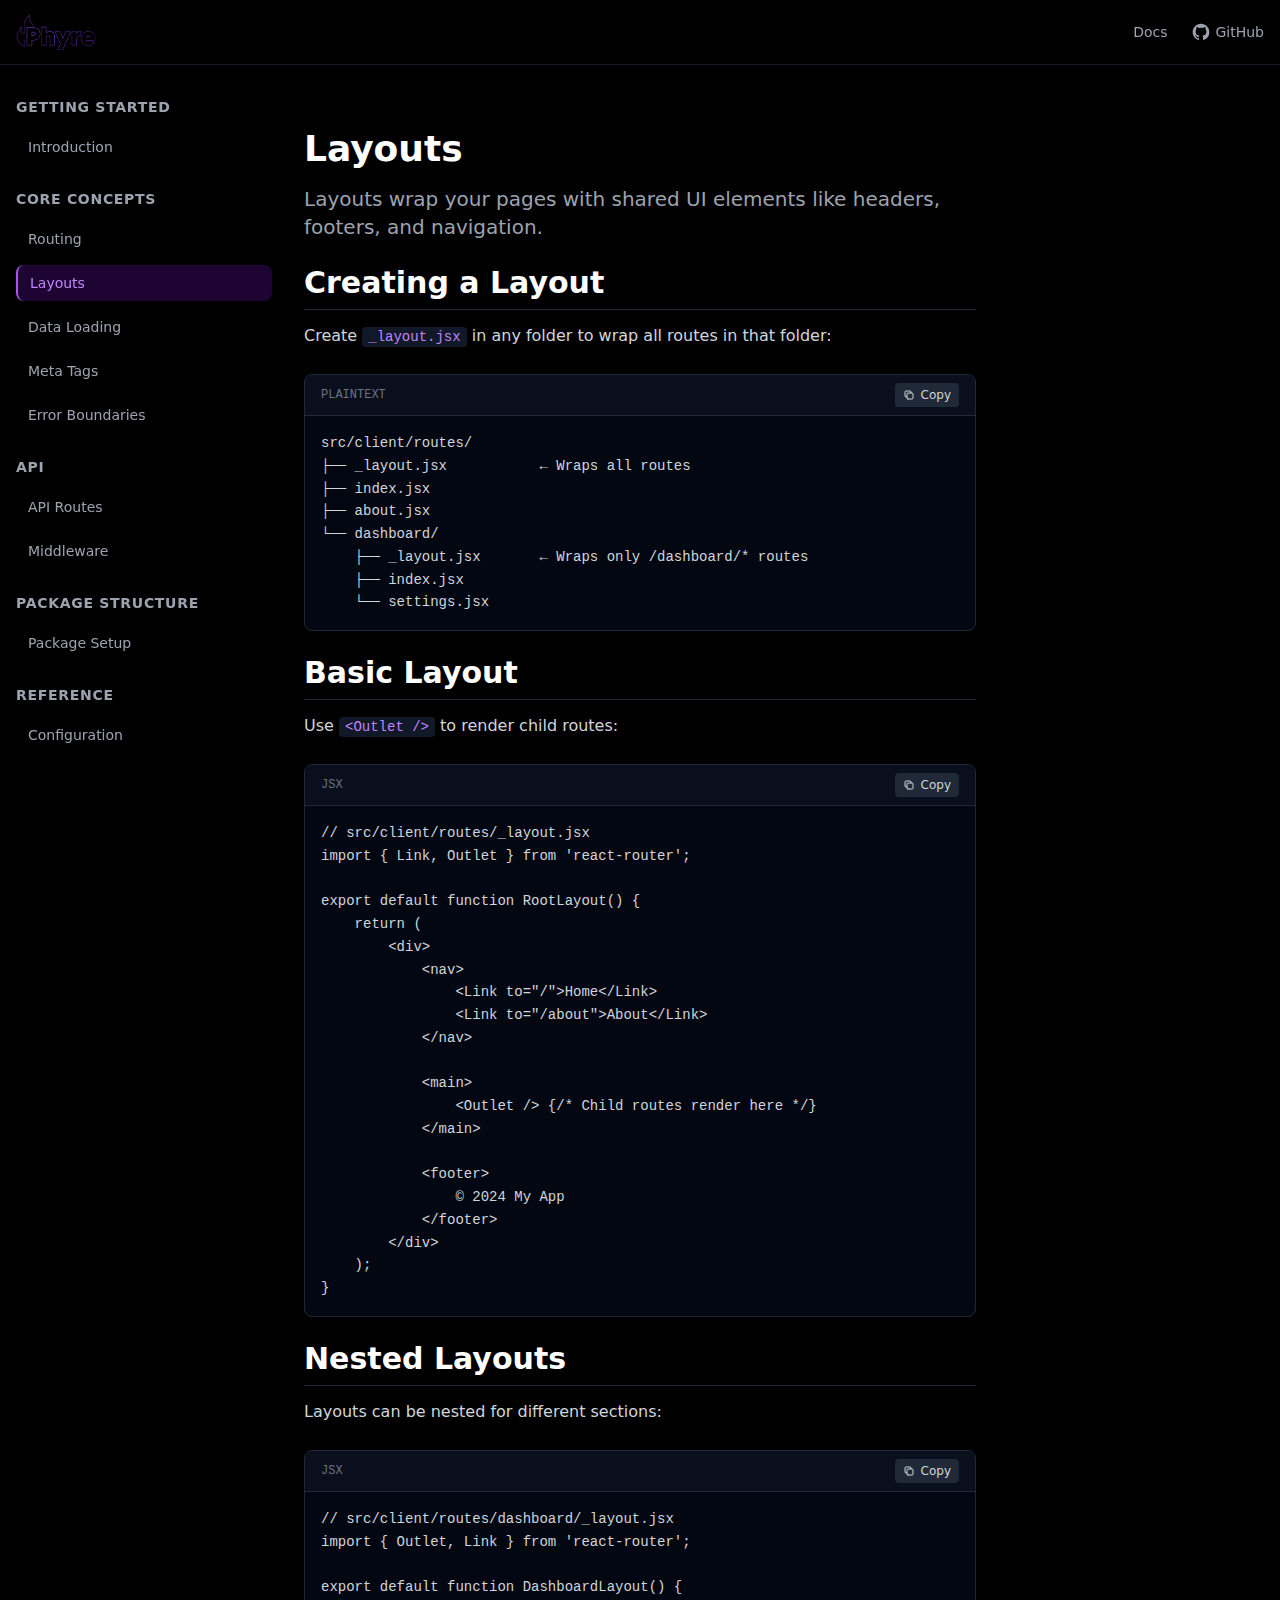
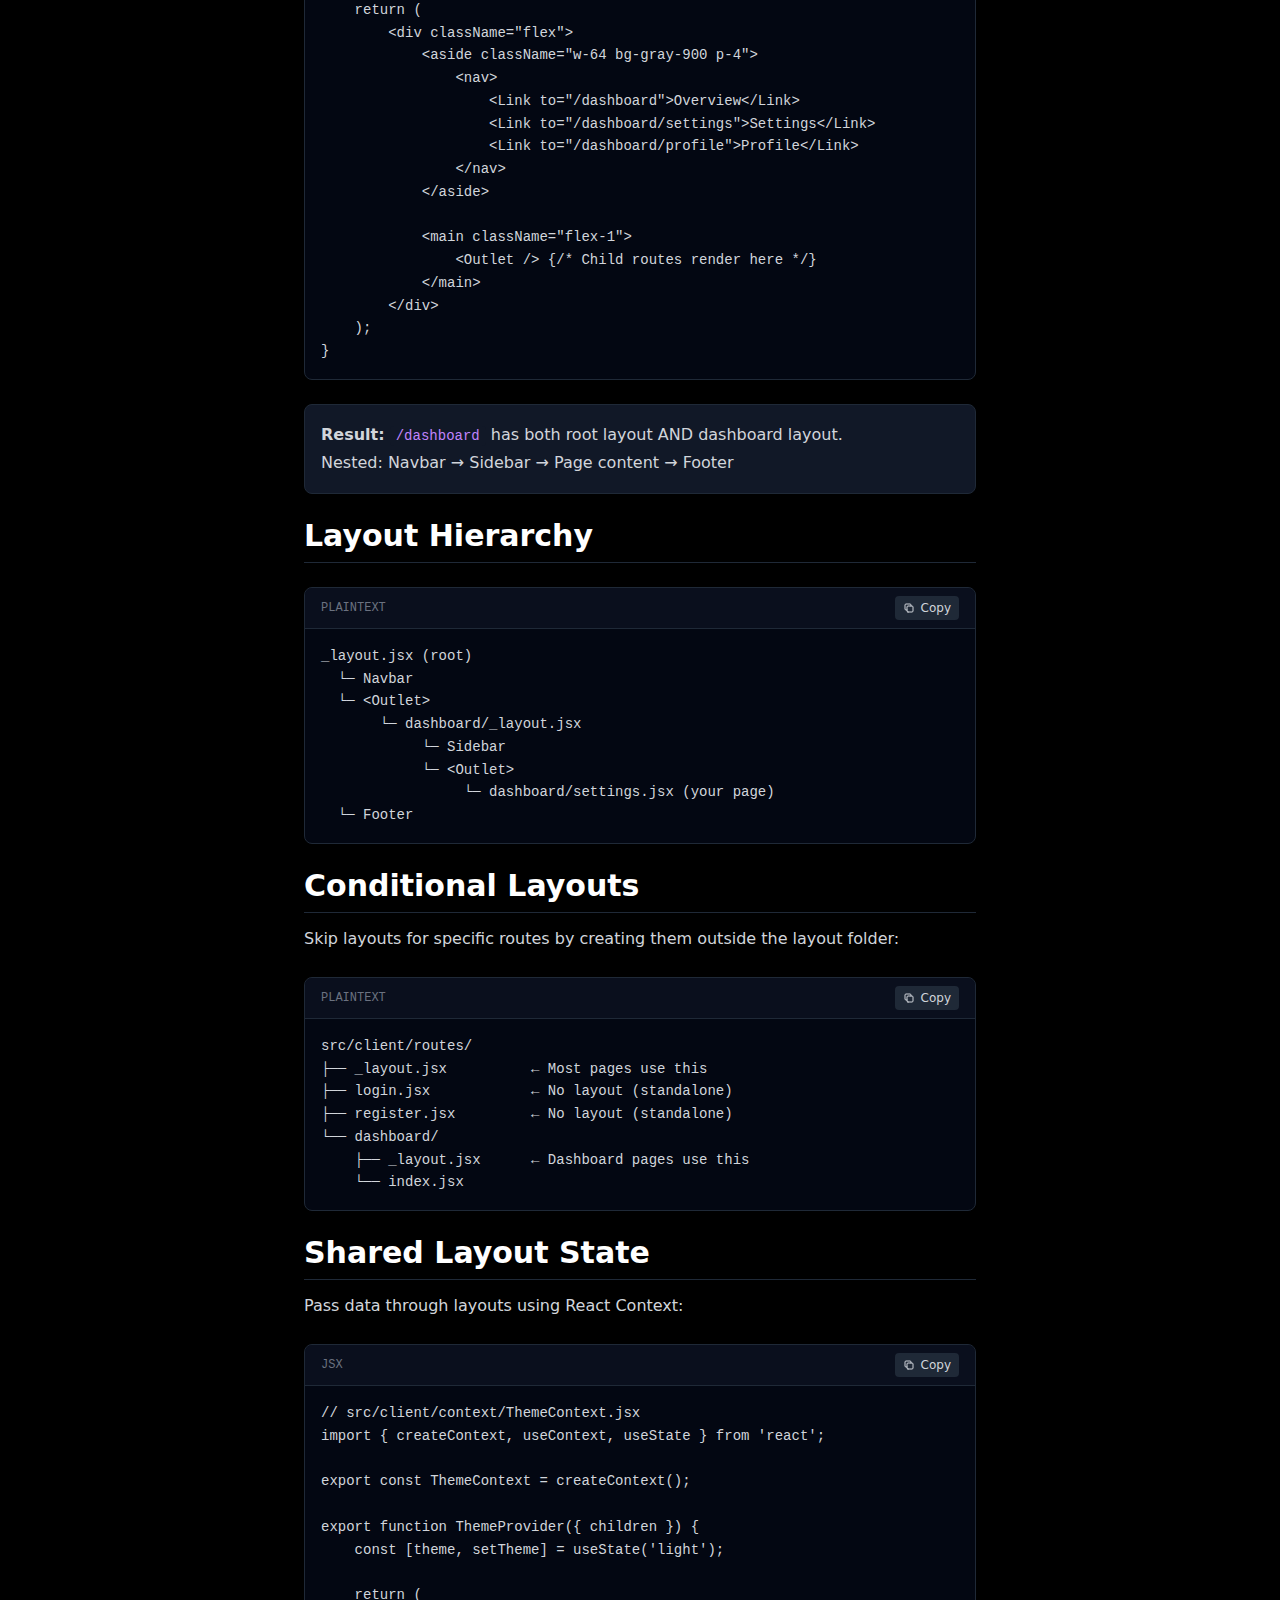
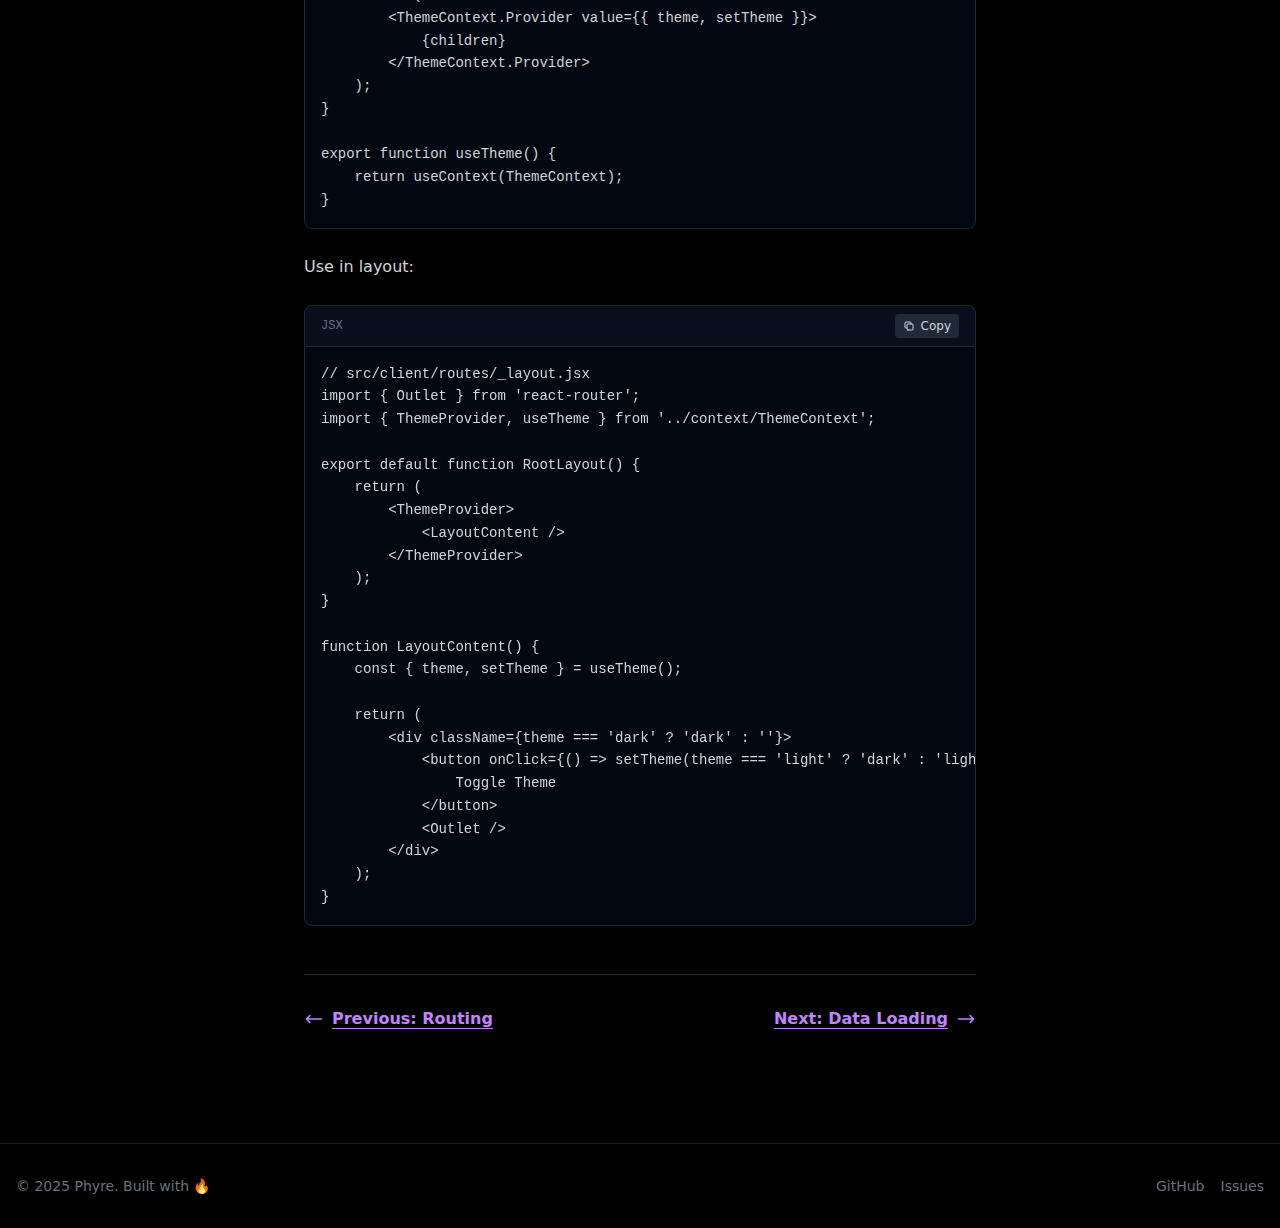
<file: docs/layouts.html>
<!DOCTYPE html>
<html lang="en">
<head>
    <meta charset="UTF-8">
    <meta name="viewport" content="width=device-width, initial-scale=1.0">
    <link rel="icon" type="image/x-icon" href="../assets/phyre-icon.png">
    <title>Layouts - Phyre</title>
<meta name="description" content="Learn how to create layouts to share UI across pages in Phyre." />
<link rel="stylesheet" href="../public/index.css">
                </head>
<body>
    <div id="root"><link rel="preload" as="image" href="../assets/phyre-logo.png"/><div class="min-h-screen bg-black text-gray-100"><header class="sticky top-0 z-50 border-b border-gray-900 bg-black/80 backdrop-blur-sm"><div class="container mx-auto px-4 py-4"><div class="flex items-center justify-between"><a class="flex items-center gap-2 group" href="/phrye-documentation" data-discover="true"><div class="w-20 h-8 rounded-lg flex items-center justify-center"><img src="../assets/phyre-logo.png"/></div></a><nav class="hidden md:flex items-center gap-6"><a class="text-sm text-gray-400 hover:text-white transition-colors" href="/phrye-documentation/docs/getting-started.html" data-discover="true">Docs</a><a href="https://github.com/justkelu/phyre" target="_blank" rel="noopener noreferrer" class="text-sm text-gray-400 hover:text-white transition-colors flex items-center gap-1"><svg class="w-5 h-5" fill="currentColor" viewBox="0 0 24 24"><path fill-rule="evenodd" d="M12 2C6.477 2 2 6.484 2 12.017c0 4.425 2.865 8.18 6.839 9.504.5.092.682-.217.682-.483 0-.237-.008-.868-.013-1.703-2.782.605-3.369-1.343-3.369-1.343-.454-1.158-1.11-1.466-1.11-1.466-.908-.62.069-.608.069-.608 1.003.07 1.531 1.032 1.531 1.032.892 1.53 2.341 1.088 2.91.832.092-.647.35-1.088.636-1.338-2.22-.253-4.555-1.113-4.555-4.951 0-1.093.39-1.988 1.029-2.688-.103-.253-.446-1.272.098-2.65 0 0 .84-.27 2.75 1.026A9.564 9.564 0 0112 6.844c.85.004 1.705.115 2.504.337 1.909-1.296 2.747-1.027 2.747-1.027.546 1.379.202 2.398.1 2.651.64.7 1.028 1.595 1.028 2.688 0 3.848-2.339 4.695-4.566 4.943.359.309.678.92.678 1.855 0 1.338-.012 2.419-.012 2.747 0 .268.18.58.688.482A10.019 10.019 0 0022 12.017C22 6.484 17.522 2 12 2z" clip-rule="evenodd"></path></svg>GitHub</a></nav><button class="md:hidden p-2 text-gray-400 hover:text-white"><svg class="w-6 h-6" fill="none" viewBox="0 0 24 24" stroke="currentColor"><path stroke-linecap="round" stroke-linejoin="round" stroke-width="2" d="M4 6h16M4 12h16M4 18h16"></path></svg></button></div></div></header><div class="container mx-auto px-4 py-8"><div class="flex flex-col lg:flex-row gap-8"><aside class="w-full lg:w-64 flex-shrink-0"><nav class="sticky top-24 space-y-6"><div><h3 class="text-sm font-semibold text-gray-400 uppercase tracking-wider mb-3">Getting Started</h3><ul class="space-y-2"><li><a class="block px-3 py-2 rounded-lg text-sm transition-colors text-gray-400 hover:text-white hover:bg-gray-900" href="/phrye-documentation/docs/getting-started.html" data-discover="true">Introduction</a></li></ul></div><div><h3 class="text-sm font-semibold text-gray-400 uppercase tracking-wider mb-3">Core Concepts</h3><ul class="space-y-2"><li><a class="block px-3 py-2 rounded-lg text-sm transition-colors text-gray-400 hover:text-white hover:bg-gray-900" href="/phrye-documentation/docs/routing.html" data-discover="true">Routing</a></li><li><a class="block px-3 py-2 rounded-lg text-sm transition-colors bg-purple-950/50 text-purple-400 font-medium border-l-2 border-purple-500" href="/phrye-documentation/docs/layouts.html" data-discover="true">Layouts</a></li><li><a class="block px-3 py-2 rounded-lg text-sm transition-colors text-gray-400 hover:text-white hover:bg-gray-900" href="/phrye-documentation/docs/loaders.html" data-discover="true">Data Loading</a></li><li><a class="block px-3 py-2 rounded-lg text-sm transition-colors text-gray-400 hover:text-white hover:bg-gray-900" href="/phrye-documentation/docs/meta-tags.html" data-discover="true">Meta Tags</a></li><li><a class="block px-3 py-2 rounded-lg text-sm transition-colors text-gray-400 hover:text-white hover:bg-gray-900" href="/phrye-documentation/docs/error-boundaries.html" data-discover="true">Error Boundaries</a></li></ul></div><div><h3 class="text-sm font-semibold text-gray-400 uppercase tracking-wider mb-3">API</h3><ul class="space-y-2"><li><a class="block px-3 py-2 rounded-lg text-sm transition-colors text-gray-400 hover:text-white hover:bg-gray-900" href="/phrye-documentation/docs/api-routes.html" data-discover="true">API Routes</a></li><li><a class="block px-3 py-2 rounded-lg text-sm transition-colors text-gray-400 hover:text-white hover:bg-gray-900" href="/phrye-documentation/docs/middleware.html" data-discover="true">Middleware</a></li></ul></div><div><h3 class="text-sm font-semibold text-gray-400 uppercase tracking-wider mb-3">Package Structure</h3><ul class="space-y-2"><li><a class="block px-3 py-2 rounded-lg text-sm transition-colors text-gray-400 hover:text-white hover:bg-gray-900" href="/phrye-documentation/docs/package-setup.html" data-discover="true">Package Setup</a></li></ul></div><div><h3 class="text-sm font-semibold text-gray-400 uppercase tracking-wider mb-3">Reference</h3><ul class="space-y-2"><li><a class="block px-3 py-2 rounded-lg text-sm transition-colors text-gray-400 hover:text-white hover:bg-gray-900" href="/phrye-documentation/docs/configuration.html" data-discover="true">Configuration</a></li></ul></div></nav></aside><main class="flex-1 min-w-0"><div class="prose max-w-none"><article><h1>Layouts</h1><p class="text-xl text-gray-400 mb-8">Layouts wrap your pages with shared UI elements like headers, footers, and navigation.</p><h2>Creating a Layout</h2><p>Create <code>_layout.jsx</code> in any folder to wrap all routes in that folder:</p><div class="relative group my-6 rounded-lg overflow-hidden border border-gray-800 bg-gray-950"><div class="flex items-center justify-between px-4 py-2 bg-gray-900/50 border-b border-gray-800"><span class="text-xs font-mono text-gray-500 uppercase">plaintext</span><button class="flex items-center gap-1.5 px-2 py-1 text-xs bg-gray-800 hover:bg-gray-700 text-gray-300 rounded transition-colors"><svg class="w-3 h-3" fill="none" viewBox="0 0 24 24" stroke="currentColor"><path stroke-linecap="round" stroke-linejoin="round" stroke-width="2" d="M8 16H6a2 2 0 01-2-2V6a2 2 0 012-2h8a2 2 0 012 2v2m-6 12h8a2 2 0 002-2v-8a2 2 0 00-2-2h-8a2 2 0 00-2 2v8a2 2 0 002 2z"></path></svg>Copy</button></div><pre class="p-4 overflow-x-auto text-sm leading-relaxed"><div class="p-4"><code class="font-mono text-gray-300">src/client/routes/
├── _layout.jsx           ← Wraps all routes
├── index.jsx
├── about.jsx
└── dashboard/
    ├── _layout.jsx       ← Wraps only /dashboard/* routes
    ├── index.jsx
    └── settings.jsx</code></div></pre></div><h2>Basic Layout</h2><p>Use <code>&lt;Outlet /&gt;</code> to render child routes:</p><div class="relative group my-6 rounded-lg overflow-hidden border border-gray-800 bg-gray-950"><div class="flex items-center justify-between px-4 py-2 bg-gray-900/50 border-b border-gray-800"><span class="text-xs font-mono text-gray-500 uppercase">jsx</span><button class="flex items-center gap-1.5 px-2 py-1 text-xs bg-gray-800 hover:bg-gray-700 text-gray-300 rounded transition-colors"><svg class="w-3 h-3" fill="none" viewBox="0 0 24 24" stroke="currentColor"><path stroke-linecap="round" stroke-linejoin="round" stroke-width="2" d="M8 16H6a2 2 0 01-2-2V6a2 2 0 012-2h8a2 2 0 012 2v2m-6 12h8a2 2 0 002-2v-8a2 2 0 00-2-2h-8a2 2 0 00-2 2v8a2 2 0 002 2z"></path></svg>Copy</button></div><pre class="p-4 overflow-x-auto text-sm leading-relaxed"><div class="p-4"><code class="font-mono text-gray-300">// src/client/routes/_layout.jsx
import { Link, Outlet } from &#x27;react-router&#x27;;

export default function RootLayout() {
    return (
        &lt;div&gt;
            &lt;nav&gt;
                &lt;Link to=&quot;/&quot;&gt;Home&lt;/Link&gt;
                &lt;Link to=&quot;/about&quot;&gt;About&lt;/Link&gt;
            &lt;/nav&gt;
        
            &lt;main&gt;
                &lt;Outlet /&gt; {/* Child routes render here */}
            &lt;/main&gt;
        
            &lt;footer&gt;
                © 2024 My App
            &lt;/footer&gt;
        &lt;/div&gt;
    );
}</code></div></pre></div><h2>Nested Layouts</h2><p>Layouts can be nested for different sections:</p><div class="relative group my-6 rounded-lg overflow-hidden border border-gray-800 bg-gray-950"><div class="flex items-center justify-between px-4 py-2 bg-gray-900/50 border-b border-gray-800"><span class="text-xs font-mono text-gray-500 uppercase">jsx</span><button class="flex items-center gap-1.5 px-2 py-1 text-xs bg-gray-800 hover:bg-gray-700 text-gray-300 rounded transition-colors"><svg class="w-3 h-3" fill="none" viewBox="0 0 24 24" stroke="currentColor"><path stroke-linecap="round" stroke-linejoin="round" stroke-width="2" d="M8 16H6a2 2 0 01-2-2V6a2 2 0 012-2h8a2 2 0 012 2v2m-6 12h8a2 2 0 002-2v-8a2 2 0 00-2-2h-8a2 2 0 00-2 2v8a2 2 0 002 2z"></path></svg>Copy</button></div><pre class="p-4 overflow-x-auto text-sm leading-relaxed"><div class="p-4"><code class="font-mono text-gray-300">// src/client/routes/dashboard/_layout.jsx
import { Outlet, Link } from &#x27;react-router&#x27;;

export default function DashboardLayout() {
    return (
        &lt;div className=&quot;flex&quot;&gt;
            &lt;aside className=&quot;w-64 bg-gray-900 p-4&quot;&gt;
                &lt;nav&gt;
                    &lt;Link to=&quot;/dashboard&quot;&gt;Overview&lt;/Link&gt;
                    &lt;Link to=&quot;/dashboard/settings&quot;&gt;Settings&lt;/Link&gt;
                    &lt;Link to=&quot;/dashboard/profile&quot;&gt;Profile&lt;/Link&gt;
                &lt;/nav&gt;
            &lt;/aside&gt;
        
            &lt;main className=&quot;flex-1&quot;&gt;
                &lt;Outlet /&gt; {/* Child routes render here */}
            &lt;/main&gt;
        &lt;/div&gt;
    );
}</code></div></pre></div><p class="bg-gray-900 border border-gray-800 rounded-lg p-4 my-4"><strong>Result:</strong> <code>/dashboard</code> has both root layout AND dashboard layout.<br/>Nested: Navbar → Sidebar → Page content → Footer</p><h2>Layout Hierarchy</h2><div class="relative group my-6 rounded-lg overflow-hidden border border-gray-800 bg-gray-950"><div class="flex items-center justify-between px-4 py-2 bg-gray-900/50 border-b border-gray-800"><span class="text-xs font-mono text-gray-500 uppercase">plaintext</span><button class="flex items-center gap-1.5 px-2 py-1 text-xs bg-gray-800 hover:bg-gray-700 text-gray-300 rounded transition-colors"><svg class="w-3 h-3" fill="none" viewBox="0 0 24 24" stroke="currentColor"><path stroke-linecap="round" stroke-linejoin="round" stroke-width="2" d="M8 16H6a2 2 0 01-2-2V6a2 2 0 012-2h8a2 2 0 012 2v2m-6 12h8a2 2 0 002-2v-8a2 2 0 00-2-2h-8a2 2 0 00-2 2v8a2 2 0 002 2z"></path></svg>Copy</button></div><pre class="p-4 overflow-x-auto text-sm leading-relaxed"><div class="p-4"><code class="font-mono text-gray-300">_layout.jsx (root)
  └─ Navbar
  └─ &lt;Outlet&gt;
       └─ dashboard/_layout.jsx
            └─ Sidebar
            └─ &lt;Outlet&gt;
                 └─ dashboard/settings.jsx (your page)
  └─ Footer</code></div></pre></div><h2>Conditional Layouts</h2><p>Skip layouts for specific routes by creating them outside the layout folder:</p><div class="relative group my-6 rounded-lg overflow-hidden border border-gray-800 bg-gray-950"><div class="flex items-center justify-between px-4 py-2 bg-gray-900/50 border-b border-gray-800"><span class="text-xs font-mono text-gray-500 uppercase">plaintext</span><button class="flex items-center gap-1.5 px-2 py-1 text-xs bg-gray-800 hover:bg-gray-700 text-gray-300 rounded transition-colors"><svg class="w-3 h-3" fill="none" viewBox="0 0 24 24" stroke="currentColor"><path stroke-linecap="round" stroke-linejoin="round" stroke-width="2" d="M8 16H6a2 2 0 01-2-2V6a2 2 0 012-2h8a2 2 0 012 2v2m-6 12h8a2 2 0 002-2v-8a2 2 0 00-2-2h-8a2 2 0 00-2 2v8a2 2 0 002 2z"></path></svg>Copy</button></div><pre class="p-4 overflow-x-auto text-sm leading-relaxed"><div class="p-4"><code class="font-mono text-gray-300">src/client/routes/
├── _layout.jsx          ← Most pages use this
├── login.jsx            ← No layout (standalone)
├── register.jsx         ← No layout (standalone)
└── dashboard/
    ├── _layout.jsx      ← Dashboard pages use this
    └── index.jsx</code></div></pre></div><h2>Shared Layout State</h2><p>Pass data through layouts using React Context:</p><div class="relative group my-6 rounded-lg overflow-hidden border border-gray-800 bg-gray-950"><div class="flex items-center justify-between px-4 py-2 bg-gray-900/50 border-b border-gray-800"><span class="text-xs font-mono text-gray-500 uppercase">jsx</span><button class="flex items-center gap-1.5 px-2 py-1 text-xs bg-gray-800 hover:bg-gray-700 text-gray-300 rounded transition-colors"><svg class="w-3 h-3" fill="none" viewBox="0 0 24 24" stroke="currentColor"><path stroke-linecap="round" stroke-linejoin="round" stroke-width="2" d="M8 16H6a2 2 0 01-2-2V6a2 2 0 012-2h8a2 2 0 012 2v2m-6 12h8a2 2 0 002-2v-8a2 2 0 00-2-2h-8a2 2 0 00-2 2v8a2 2 0 002 2z"></path></svg>Copy</button></div><pre class="p-4 overflow-x-auto text-sm leading-relaxed"><div class="p-4"><code class="font-mono text-gray-300">// src/client/context/ThemeContext.jsx
import { createContext, useContext, useState } from &#x27;react&#x27;;

export const ThemeContext = createContext();

export function ThemeProvider({ children }) {
    const [theme, setTheme] = useState(&#x27;light&#x27;);
    
    return (
        &lt;ThemeContext.Provider value={{ theme, setTheme }}&gt;
            {children}
        &lt;/ThemeContext.Provider&gt;
    );
}

export function useTheme() {
    return useContext(ThemeContext);
}</code></div></pre></div><p>Use in layout:</p><div class="relative group my-6 rounded-lg overflow-hidden border border-gray-800 bg-gray-950"><div class="flex items-center justify-between px-4 py-2 bg-gray-900/50 border-b border-gray-800"><span class="text-xs font-mono text-gray-500 uppercase">jsx</span><button class="flex items-center gap-1.5 px-2 py-1 text-xs bg-gray-800 hover:bg-gray-700 text-gray-300 rounded transition-colors"><svg class="w-3 h-3" fill="none" viewBox="0 0 24 24" stroke="currentColor"><path stroke-linecap="round" stroke-linejoin="round" stroke-width="2" d="M8 16H6a2 2 0 01-2-2V6a2 2 0 012-2h8a2 2 0 012 2v2m-6 12h8a2 2 0 002-2v-8a2 2 0 00-2-2h-8a2 2 0 00-2 2v8a2 2 0 002 2z"></path></svg>Copy</button></div><pre class="p-4 overflow-x-auto text-sm leading-relaxed"><div class="p-4"><code class="font-mono text-gray-300">// src/client/routes/_layout.jsx
import { Outlet } from &#x27;react-router&#x27;;
import { ThemeProvider, useTheme } from &#x27;../context/ThemeContext&#x27;;

export default function RootLayout() {
    return (
        &lt;ThemeProvider&gt;
            &lt;LayoutContent /&gt;
        &lt;/ThemeProvider&gt;
    );
}

function LayoutContent() {
    const { theme, setTheme } = useTheme();
    
    return (
        &lt;div className={theme === &#x27;dark&#x27; ? &#x27;dark&#x27; : &#x27;&#x27;}&gt;
            &lt;button onClick={() =&gt; setTheme(theme === &#x27;light&#x27; ? &#x27;dark&#x27; : &#x27;light&#x27;)}&gt;
                Toggle Theme
            &lt;/button&gt;
            &lt;Outlet /&gt;
        &lt;/div&gt;
    );
}</code></div></pre></div><div class="flex items-center justify-between mt-12 pt-8 border-t border-gray-800"><a class="flex items-center gap-2 text-purple-400 hover:text-purple-300 font-semibold" href="/phrye-documentation/docs/routing.html" data-discover="true"><svg class="w-5 h-5" fill="none" viewBox="0 0 24 24" stroke="currentColor"><path stroke-linecap="round" stroke-linejoin="round" stroke-width="2" d="M7 16l-4-4m0 0l4-4m-4 4h18"></path></svg>Previous: Routing</a><a class="flex items-center gap-2 text-purple-400 hover:text-purple-300 font-semibold" href="/phrye-documentation/docs/loaders.html" data-discover="true">Next: Data Loading<svg class="w-5 h-5" fill="none" viewBox="0 0 24 24" stroke="currentColor"><path stroke-linecap="round" stroke-linejoin="round" stroke-width="2" d="M17 8l4 4m0 0l-4 4m4-4H3"></path></svg></a></div></article></div></main><aside class="hidden xl:block w-64 flex-shrink-0"><div class="sticky top-24"><h3 class="text-sm font-semibold text-gray-400 uppercase tracking-wider mb-3"></h3><div class="text-sm text-gray-500"></div></div></aside></div></div><footer class="border-t border-gray-900 mt-20"><div class="container mx-auto px-4 py-8"><div class="flex flex-col md:flex-row items-center justify-between gap-4"><p class="text-sm text-gray-500">© <!-- -->2025<!-- --> Phyre. Built with 🔥</p><div class="flex items-center gap-4 text-sm text-gray-500"><a href="https://github.com/justkelu/phyre" class="hover:text-purple-400 transition-colors">GitHub</a><a href="https://github.com/justkelu/phyre/issues" class="hover:text-purple-400 transition-colors">Issues</a></div></div></div></footer></div></div>

                
                </body>
</html>
</file>
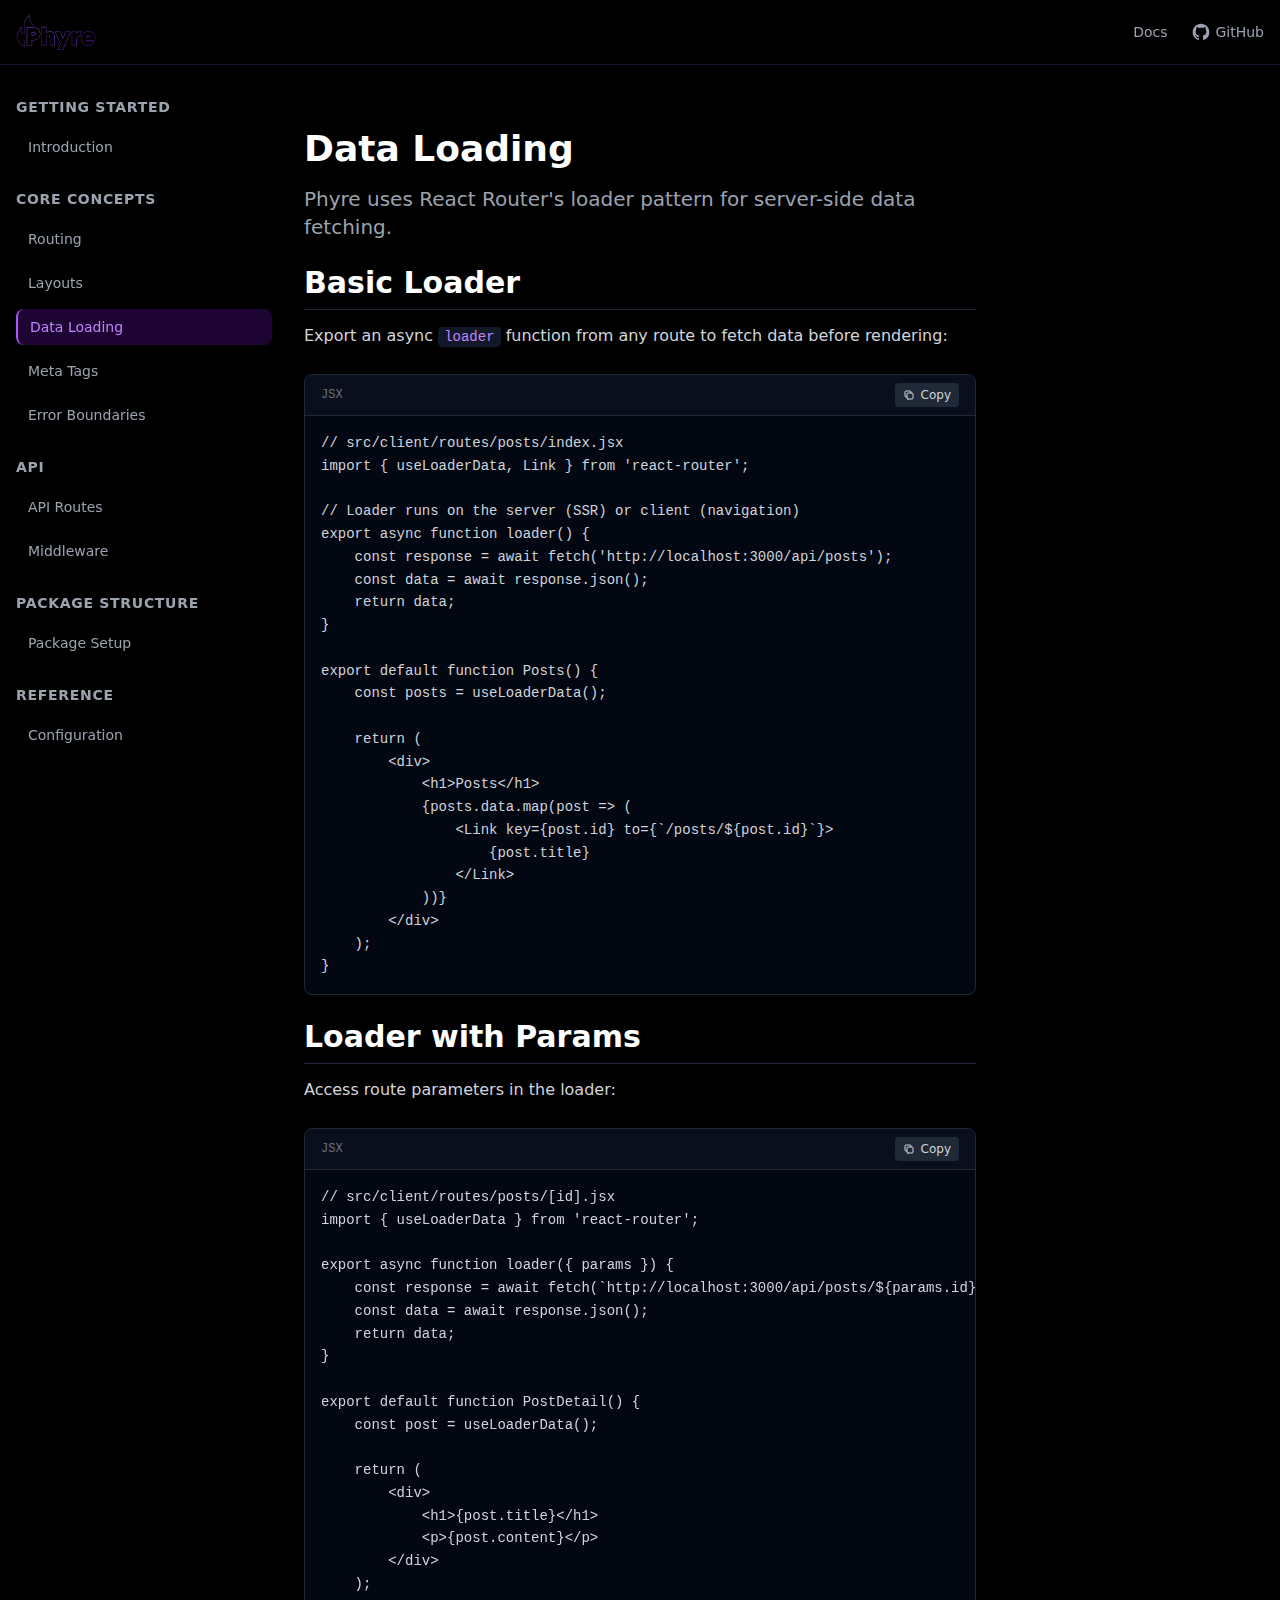
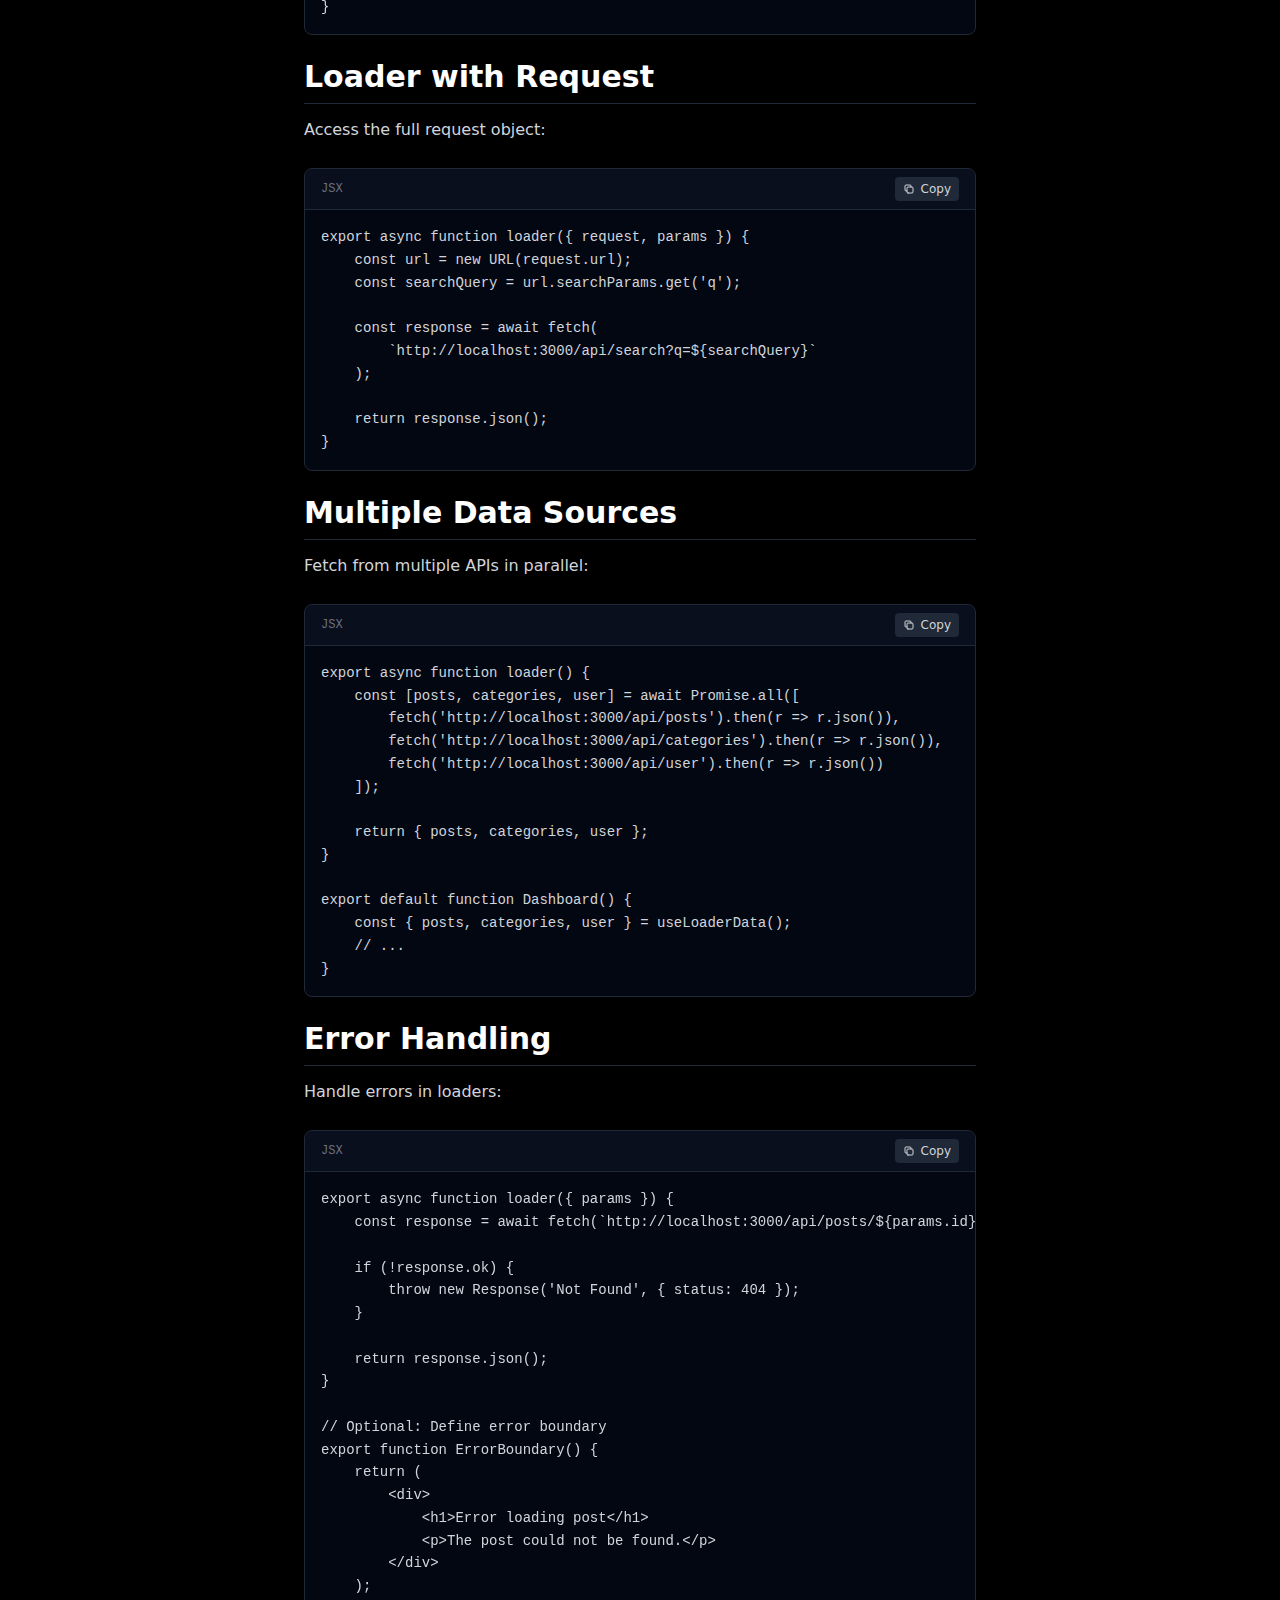
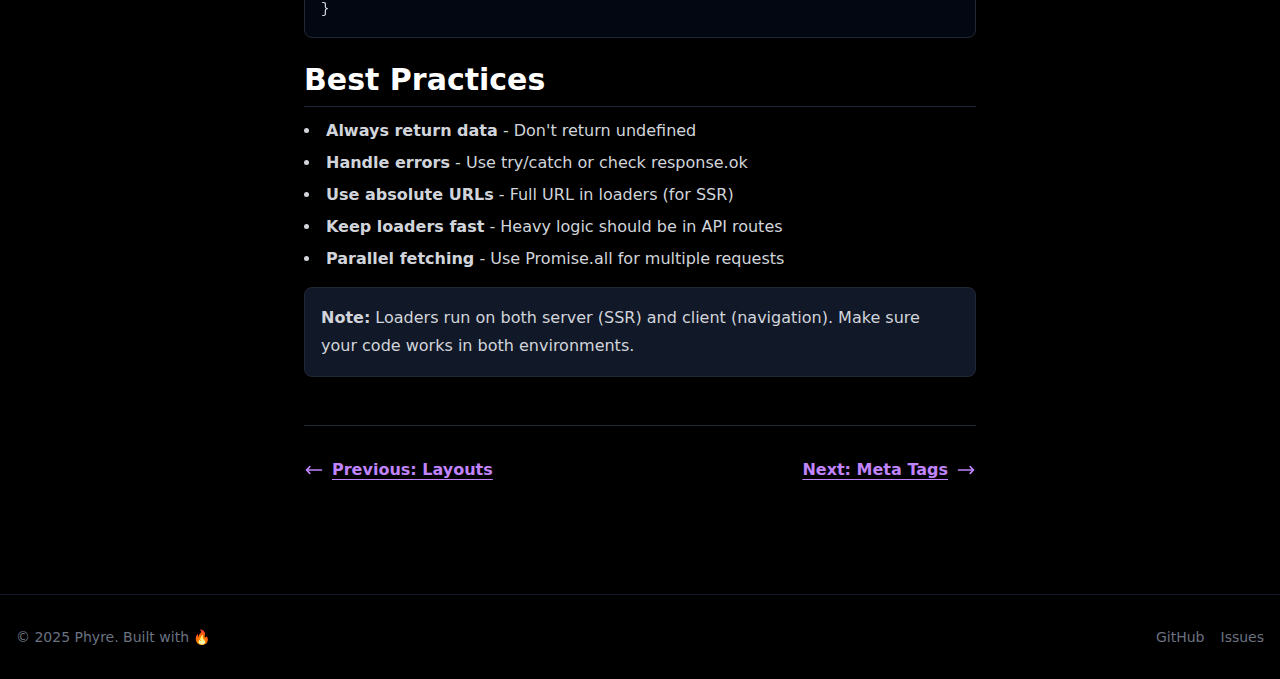
<file: docs/loaders.html>
<!DOCTYPE html>
<html lang="en">
<head>
    <meta charset="UTF-8">
    <meta name="viewport" content="width=device-width, initial-scale=1.0">
    <link rel="icon" type="image/x-icon" href="../assets/phyre-icon.png">
    <title>Data Loading - Phyre</title>
<meta name="description" content="Learn how to fetch data server-side using loaders in Phyre." />
<link rel="stylesheet" href="../public/index.css">
                </head>
<body>
    <div id="root"><link rel="preload" as="image" href="../assets/phyre-logo.png"/><div class="min-h-screen bg-black text-gray-100"><header class="sticky top-0 z-50 border-b border-gray-900 bg-black/80 backdrop-blur-sm"><div class="container mx-auto px-4 py-4"><div class="flex items-center justify-between"><a class="flex items-center gap-2 group" href="/phrye-documentation" data-discover="true"><div class="w-20 h-8 rounded-lg flex items-center justify-center"><img src="../assets/phyre-logo.png"/></div></a><nav class="hidden md:flex items-center gap-6"><a class="text-sm text-gray-400 hover:text-white transition-colors" href="/phrye-documentation/docs/getting-started.html" data-discover="true">Docs</a><a href="https://github.com/justkelu/phyre" target="_blank" rel="noopener noreferrer" class="text-sm text-gray-400 hover:text-white transition-colors flex items-center gap-1"><svg class="w-5 h-5" fill="currentColor" viewBox="0 0 24 24"><path fill-rule="evenodd" d="M12 2C6.477 2 2 6.484 2 12.017c0 4.425 2.865 8.18 6.839 9.504.5.092.682-.217.682-.483 0-.237-.008-.868-.013-1.703-2.782.605-3.369-1.343-3.369-1.343-.454-1.158-1.11-1.466-1.11-1.466-.908-.62.069-.608.069-.608 1.003.07 1.531 1.032 1.531 1.032.892 1.53 2.341 1.088 2.91.832.092-.647.35-1.088.636-1.338-2.22-.253-4.555-1.113-4.555-4.951 0-1.093.39-1.988 1.029-2.688-.103-.253-.446-1.272.098-2.65 0 0 .84-.27 2.75 1.026A9.564 9.564 0 0112 6.844c.85.004 1.705.115 2.504.337 1.909-1.296 2.747-1.027 2.747-1.027.546 1.379.202 2.398.1 2.651.64.7 1.028 1.595 1.028 2.688 0 3.848-2.339 4.695-4.566 4.943.359.309.678.92.678 1.855 0 1.338-.012 2.419-.012 2.747 0 .268.18.58.688.482A10.019 10.019 0 0022 12.017C22 6.484 17.522 2 12 2z" clip-rule="evenodd"></path></svg>GitHub</a></nav><button class="md:hidden p-2 text-gray-400 hover:text-white"><svg class="w-6 h-6" fill="none" viewBox="0 0 24 24" stroke="currentColor"><path stroke-linecap="round" stroke-linejoin="round" stroke-width="2" d="M4 6h16M4 12h16M4 18h16"></path></svg></button></div></div></header><div class="container mx-auto px-4 py-8"><div class="flex flex-col lg:flex-row gap-8"><aside class="w-full lg:w-64 flex-shrink-0"><nav class="sticky top-24 space-y-6"><div><h3 class="text-sm font-semibold text-gray-400 uppercase tracking-wider mb-3">Getting Started</h3><ul class="space-y-2"><li><a class="block px-3 py-2 rounded-lg text-sm transition-colors text-gray-400 hover:text-white hover:bg-gray-900" href="/phrye-documentation/docs/getting-started.html" data-discover="true">Introduction</a></li></ul></div><div><h3 class="text-sm font-semibold text-gray-400 uppercase tracking-wider mb-3">Core Concepts</h3><ul class="space-y-2"><li><a class="block px-3 py-2 rounded-lg text-sm transition-colors text-gray-400 hover:text-white hover:bg-gray-900" href="/phrye-documentation/docs/routing.html" data-discover="true">Routing</a></li><li><a class="block px-3 py-2 rounded-lg text-sm transition-colors text-gray-400 hover:text-white hover:bg-gray-900" href="/phrye-documentation/docs/layouts.html" data-discover="true">Layouts</a></li><li><a class="block px-3 py-2 rounded-lg text-sm transition-colors bg-purple-950/50 text-purple-400 font-medium border-l-2 border-purple-500" href="/phrye-documentation/docs/loaders.html" data-discover="true">Data Loading</a></li><li><a class="block px-3 py-2 rounded-lg text-sm transition-colors text-gray-400 hover:text-white hover:bg-gray-900" href="/phrye-documentation/docs/meta-tags.html" data-discover="true">Meta Tags</a></li><li><a class="block px-3 py-2 rounded-lg text-sm transition-colors text-gray-400 hover:text-white hover:bg-gray-900" href="/phrye-documentation/docs/error-boundaries.html" data-discover="true">Error Boundaries</a></li></ul></div><div><h3 class="text-sm font-semibold text-gray-400 uppercase tracking-wider mb-3">API</h3><ul class="space-y-2"><li><a class="block px-3 py-2 rounded-lg text-sm transition-colors text-gray-400 hover:text-white hover:bg-gray-900" href="/phrye-documentation/docs/api-routes.html" data-discover="true">API Routes</a></li><li><a class="block px-3 py-2 rounded-lg text-sm transition-colors text-gray-400 hover:text-white hover:bg-gray-900" href="/phrye-documentation/docs/middleware.html" data-discover="true">Middleware</a></li></ul></div><div><h3 class="text-sm font-semibold text-gray-400 uppercase tracking-wider mb-3">Package Structure</h3><ul class="space-y-2"><li><a class="block px-3 py-2 rounded-lg text-sm transition-colors text-gray-400 hover:text-white hover:bg-gray-900" href="/phrye-documentation/docs/package-setup.html" data-discover="true">Package Setup</a></li></ul></div><div><h3 class="text-sm font-semibold text-gray-400 uppercase tracking-wider mb-3">Reference</h3><ul class="space-y-2"><li><a class="block px-3 py-2 rounded-lg text-sm transition-colors text-gray-400 hover:text-white hover:bg-gray-900" href="/phrye-documentation/docs/configuration.html" data-discover="true">Configuration</a></li></ul></div></nav></aside><main class="flex-1 min-w-0"><div class="prose max-w-none"><article><h1>Data Loading</h1><p class="text-xl text-gray-400 mb-8">Phyre uses React Router&#x27;s loader pattern for server-side data fetching.</p><h2>Basic Loader</h2><p>Export an async <code>loader</code> function from any route to fetch data before rendering:</p><div class="relative group my-6 rounded-lg overflow-hidden border border-gray-800 bg-gray-950"><div class="flex items-center justify-between px-4 py-2 bg-gray-900/50 border-b border-gray-800"><span class="text-xs font-mono text-gray-500 uppercase">jsx</span><button class="flex items-center gap-1.5 px-2 py-1 text-xs bg-gray-800 hover:bg-gray-700 text-gray-300 rounded transition-colors"><svg class="w-3 h-3" fill="none" viewBox="0 0 24 24" stroke="currentColor"><path stroke-linecap="round" stroke-linejoin="round" stroke-width="2" d="M8 16H6a2 2 0 01-2-2V6a2 2 0 012-2h8a2 2 0 012 2v2m-6 12h8a2 2 0 002-2v-8a2 2 0 00-2-2h-8a2 2 0 00-2 2v8a2 2 0 002 2z"></path></svg>Copy</button></div><pre class="p-4 overflow-x-auto text-sm leading-relaxed"><div class="p-4"><code class="font-mono text-gray-300">// src/client/routes/posts/index.jsx
import { useLoaderData, Link } from &#x27;react-router&#x27;;

// Loader runs on the server (SSR) or client (navigation)
export async function loader() {
    const response = await fetch(&#x27;http://localhost:3000/api/posts&#x27;);
    const data = await response.json();
    return data;
}

export default function Posts() {
    const posts = useLoaderData();
    
    return (
        &lt;div&gt;
            &lt;h1&gt;Posts&lt;/h1&gt;
            {posts.data.map(post =&gt; (
                &lt;Link key={post.id} to={`/posts/${post.id}`}&gt;
                    {post.title}
                &lt;/Link&gt;
            ))}
        &lt;/div&gt;
    );
}</code></div></pre></div><h2>Loader with Params</h2><p>Access route parameters in the loader:</p><div class="relative group my-6 rounded-lg overflow-hidden border border-gray-800 bg-gray-950"><div class="flex items-center justify-between px-4 py-2 bg-gray-900/50 border-b border-gray-800"><span class="text-xs font-mono text-gray-500 uppercase">jsx</span><button class="flex items-center gap-1.5 px-2 py-1 text-xs bg-gray-800 hover:bg-gray-700 text-gray-300 rounded transition-colors"><svg class="w-3 h-3" fill="none" viewBox="0 0 24 24" stroke="currentColor"><path stroke-linecap="round" stroke-linejoin="round" stroke-width="2" d="M8 16H6a2 2 0 01-2-2V6a2 2 0 012-2h8a2 2 0 012 2v2m-6 12h8a2 2 0 002-2v-8a2 2 0 00-2-2h-8a2 2 0 00-2 2v8a2 2 0 002 2z"></path></svg>Copy</button></div><pre class="p-4 overflow-x-auto text-sm leading-relaxed"><div class="p-4"><code class="font-mono text-gray-300">// src/client/routes/posts/[id].jsx
import { useLoaderData } from &#x27;react-router&#x27;;

export async function loader({ params }) {
    const response = await fetch(`http://localhost:3000/api/posts/${params.id}`);
    const data = await response.json();
    return data;
}

export default function PostDetail() {
    const post = useLoaderData();
    
    return (
        &lt;div&gt;
            &lt;h1&gt;{post.title}&lt;/h1&gt;
            &lt;p&gt;{post.content}&lt;/p&gt;
        &lt;/div&gt;
    );
}</code></div></pre></div><h2>Loader with Request</h2><p>Access the full request object:</p><div class="relative group my-6 rounded-lg overflow-hidden border border-gray-800 bg-gray-950"><div class="flex items-center justify-between px-4 py-2 bg-gray-900/50 border-b border-gray-800"><span class="text-xs font-mono text-gray-500 uppercase">jsx</span><button class="flex items-center gap-1.5 px-2 py-1 text-xs bg-gray-800 hover:bg-gray-700 text-gray-300 rounded transition-colors"><svg class="w-3 h-3" fill="none" viewBox="0 0 24 24" stroke="currentColor"><path stroke-linecap="round" stroke-linejoin="round" stroke-width="2" d="M8 16H6a2 2 0 01-2-2V6a2 2 0 012-2h8a2 2 0 012 2v2m-6 12h8a2 2 0 002-2v-8a2 2 0 00-2-2h-8a2 2 0 00-2 2v8a2 2 0 002 2z"></path></svg>Copy</button></div><pre class="p-4 overflow-x-auto text-sm leading-relaxed"><div class="p-4"><code class="font-mono text-gray-300">export async function loader({ request, params }) {
    const url = new URL(request.url);
    const searchQuery = url.searchParams.get(&#x27;q&#x27;);
    
    const response = await fetch(
        `http://localhost:3000/api/search?q=${searchQuery}`
    );
    
    return response.json();
}</code></div></pre></div><h2>Multiple Data Sources</h2><p>Fetch from multiple APIs in parallel:</p><div class="relative group my-6 rounded-lg overflow-hidden border border-gray-800 bg-gray-950"><div class="flex items-center justify-between px-4 py-2 bg-gray-900/50 border-b border-gray-800"><span class="text-xs font-mono text-gray-500 uppercase">jsx</span><button class="flex items-center gap-1.5 px-2 py-1 text-xs bg-gray-800 hover:bg-gray-700 text-gray-300 rounded transition-colors"><svg class="w-3 h-3" fill="none" viewBox="0 0 24 24" stroke="currentColor"><path stroke-linecap="round" stroke-linejoin="round" stroke-width="2" d="M8 16H6a2 2 0 01-2-2V6a2 2 0 012-2h8a2 2 0 012 2v2m-6 12h8a2 2 0 002-2v-8a2 2 0 00-2-2h-8a2 2 0 00-2 2v8a2 2 0 002 2z"></path></svg>Copy</button></div><pre class="p-4 overflow-x-auto text-sm leading-relaxed"><div class="p-4"><code class="font-mono text-gray-300">export async function loader() {
    const [posts, categories, user] = await Promise.all([
        fetch(&#x27;http://localhost:3000/api/posts&#x27;).then(r =&gt; r.json()),
        fetch(&#x27;http://localhost:3000/api/categories&#x27;).then(r =&gt; r.json()),
        fetch(&#x27;http://localhost:3000/api/user&#x27;).then(r =&gt; r.json())
    ]);
    
    return { posts, categories, user };
}

export default function Dashboard() {
    const { posts, categories, user } = useLoaderData();
    // ...
}</code></div></pre></div><h2>Error Handling</h2><p>Handle errors in loaders:</p><div class="relative group my-6 rounded-lg overflow-hidden border border-gray-800 bg-gray-950"><div class="flex items-center justify-between px-4 py-2 bg-gray-900/50 border-b border-gray-800"><span class="text-xs font-mono text-gray-500 uppercase">jsx</span><button class="flex items-center gap-1.5 px-2 py-1 text-xs bg-gray-800 hover:bg-gray-700 text-gray-300 rounded transition-colors"><svg class="w-3 h-3" fill="none" viewBox="0 0 24 24" stroke="currentColor"><path stroke-linecap="round" stroke-linejoin="round" stroke-width="2" d="M8 16H6a2 2 0 01-2-2V6a2 2 0 012-2h8a2 2 0 012 2v2m-6 12h8a2 2 0 002-2v-8a2 2 0 00-2-2h-8a2 2 0 00-2 2v8a2 2 0 002 2z"></path></svg>Copy</button></div><pre class="p-4 overflow-x-auto text-sm leading-relaxed"><div class="p-4"><code class="font-mono text-gray-300">export async function loader({ params }) {
    const response = await fetch(`http://localhost:3000/api/posts/${params.id}`);
    
    if (!response.ok) {
        throw new Response(&#x27;Not Found&#x27;, { status: 404 });
    }
    
    return response.json();
}

// Optional: Define error boundary
export function ErrorBoundary() {
    return (
        &lt;div&gt;
            &lt;h1&gt;Error loading post&lt;/h1&gt;
            &lt;p&gt;The post could not be found.&lt;/p&gt;
        &lt;/div&gt;
    );
}</code></div></pre></div><h2>Best Practices</h2><ul><li><strong>Always return data</strong> - Don&#x27;t return undefined</li><li><strong>Handle errors</strong> - Use try/catch or check response.ok</li><li><strong>Use absolute URLs</strong> - Full URL in loaders (for SSR)</li><li><strong>Keep loaders fast</strong> - Heavy logic should be in API routes</li><li><strong>Parallel fetching</strong> - Use Promise.all for multiple requests</li></ul><p class="bg-gray-900 border border-gray-800 rounded-lg p-4 my-4"><strong>Note:</strong> Loaders run on both server (SSR) and client (navigation). Make sure your code works in both environments.</p><div class="flex items-center justify-between mt-12 pt-8 border-t border-gray-800"><a class="flex items-center gap-2 text-purple-400 hover:text-purple-300 font-semibold" href="/phrye-documentation/docs/layouts.html" data-discover="true"><svg class="w-5 h-5" fill="none" viewBox="0 0 24 24" stroke="currentColor"><path stroke-linecap="round" stroke-linejoin="round" stroke-width="2" d="M7 16l-4-4m0 0l4-4m-4 4h18"></path></svg>Previous: Layouts</a><a class="flex items-center gap-2 text-purple-400 hover:text-purple-300 font-semibold" href="/phrye-documentation/docs/meta-tags.html" data-discover="true">Next: Meta Tags<svg class="w-5 h-5" fill="none" viewBox="0 0 24 24" stroke="currentColor"><path stroke-linecap="round" stroke-linejoin="round" stroke-width="2" d="M17 8l4 4m0 0l-4 4m4-4H3"></path></svg></a></div></article></div></main><aside class="hidden xl:block w-64 flex-shrink-0"><div class="sticky top-24"><h3 class="text-sm font-semibold text-gray-400 uppercase tracking-wider mb-3"></h3><div class="text-sm text-gray-500"></div></div></aside></div></div><footer class="border-t border-gray-900 mt-20"><div class="container mx-auto px-4 py-8"><div class="flex flex-col md:flex-row items-center justify-between gap-4"><p class="text-sm text-gray-500">© <!-- -->2025<!-- --> Phyre. Built with 🔥</p><div class="flex items-center gap-4 text-sm text-gray-500"><a href="https://github.com/justkelu/phyre" class="hover:text-purple-400 transition-colors">GitHub</a><a href="https://github.com/justkelu/phyre/issues" class="hover:text-purple-400 transition-colors">Issues</a></div></div></div></footer></div></div>

                
                </body>
</html>
</file>
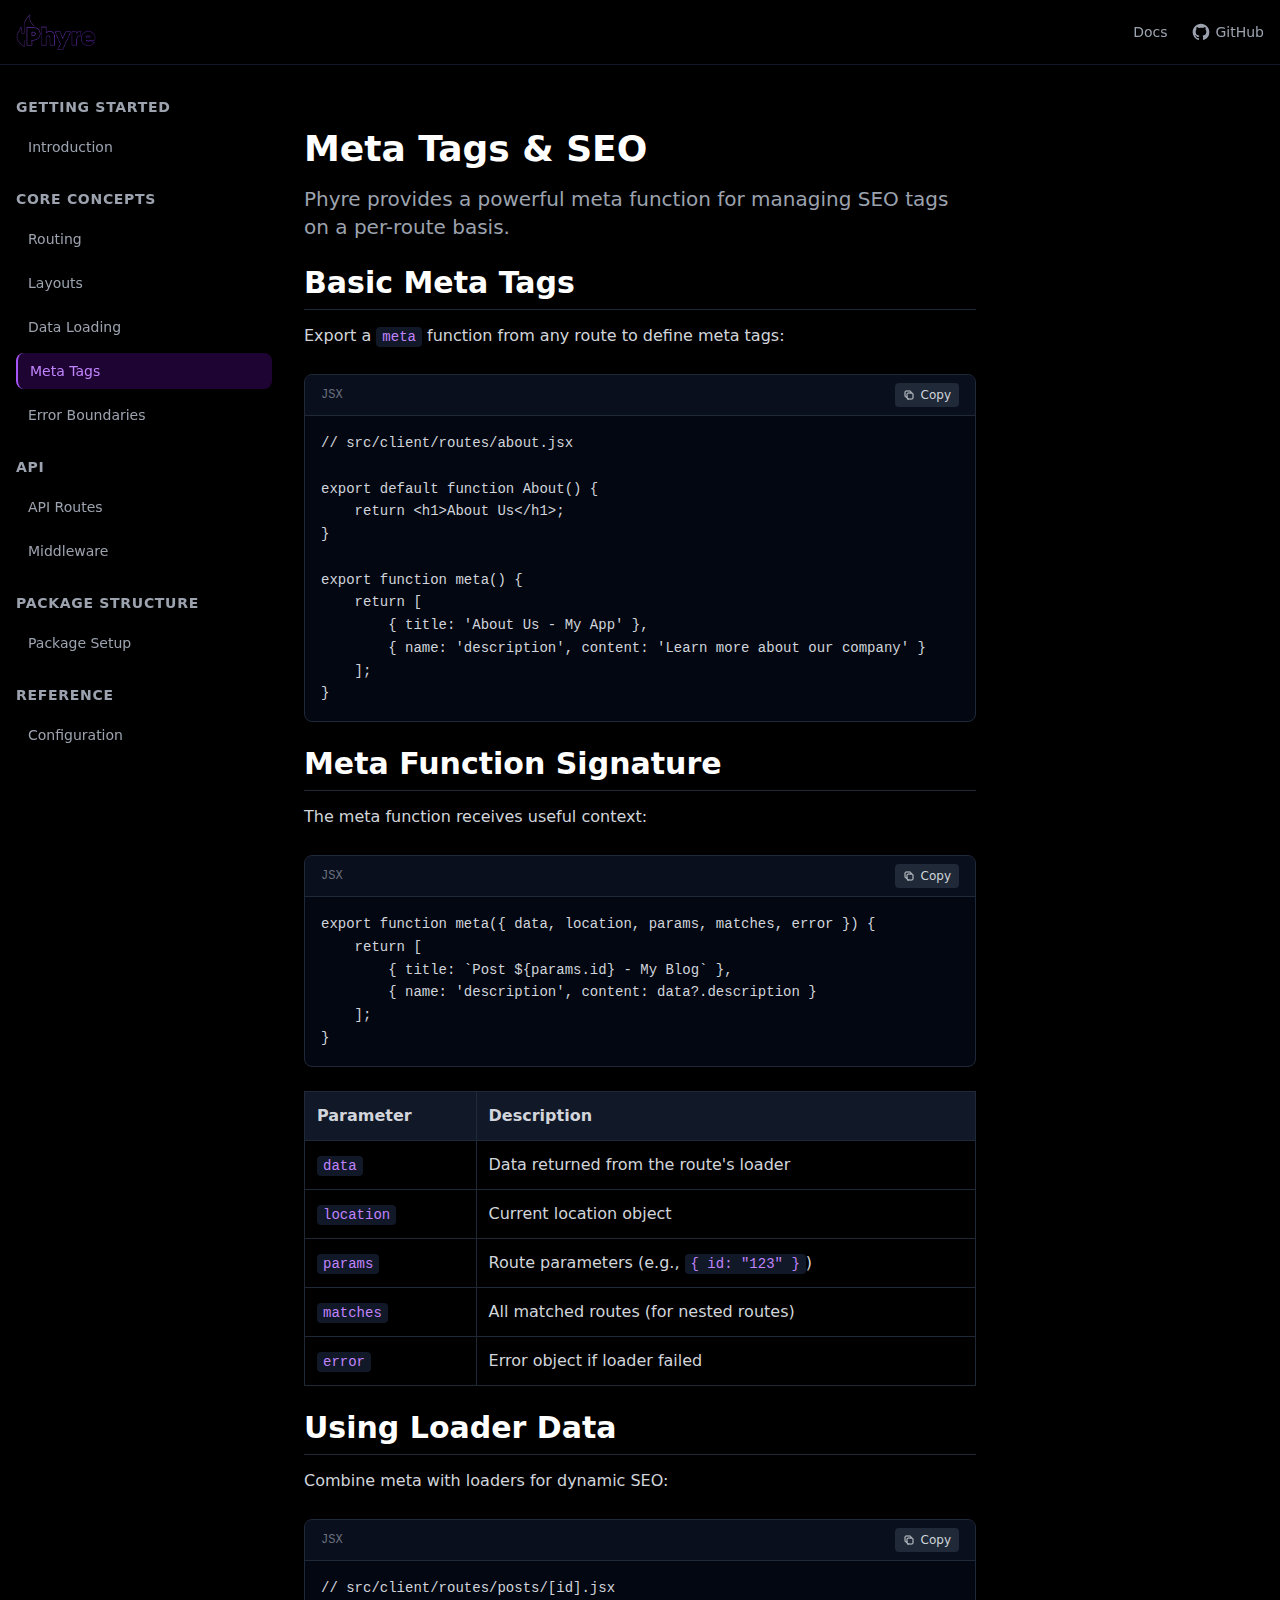
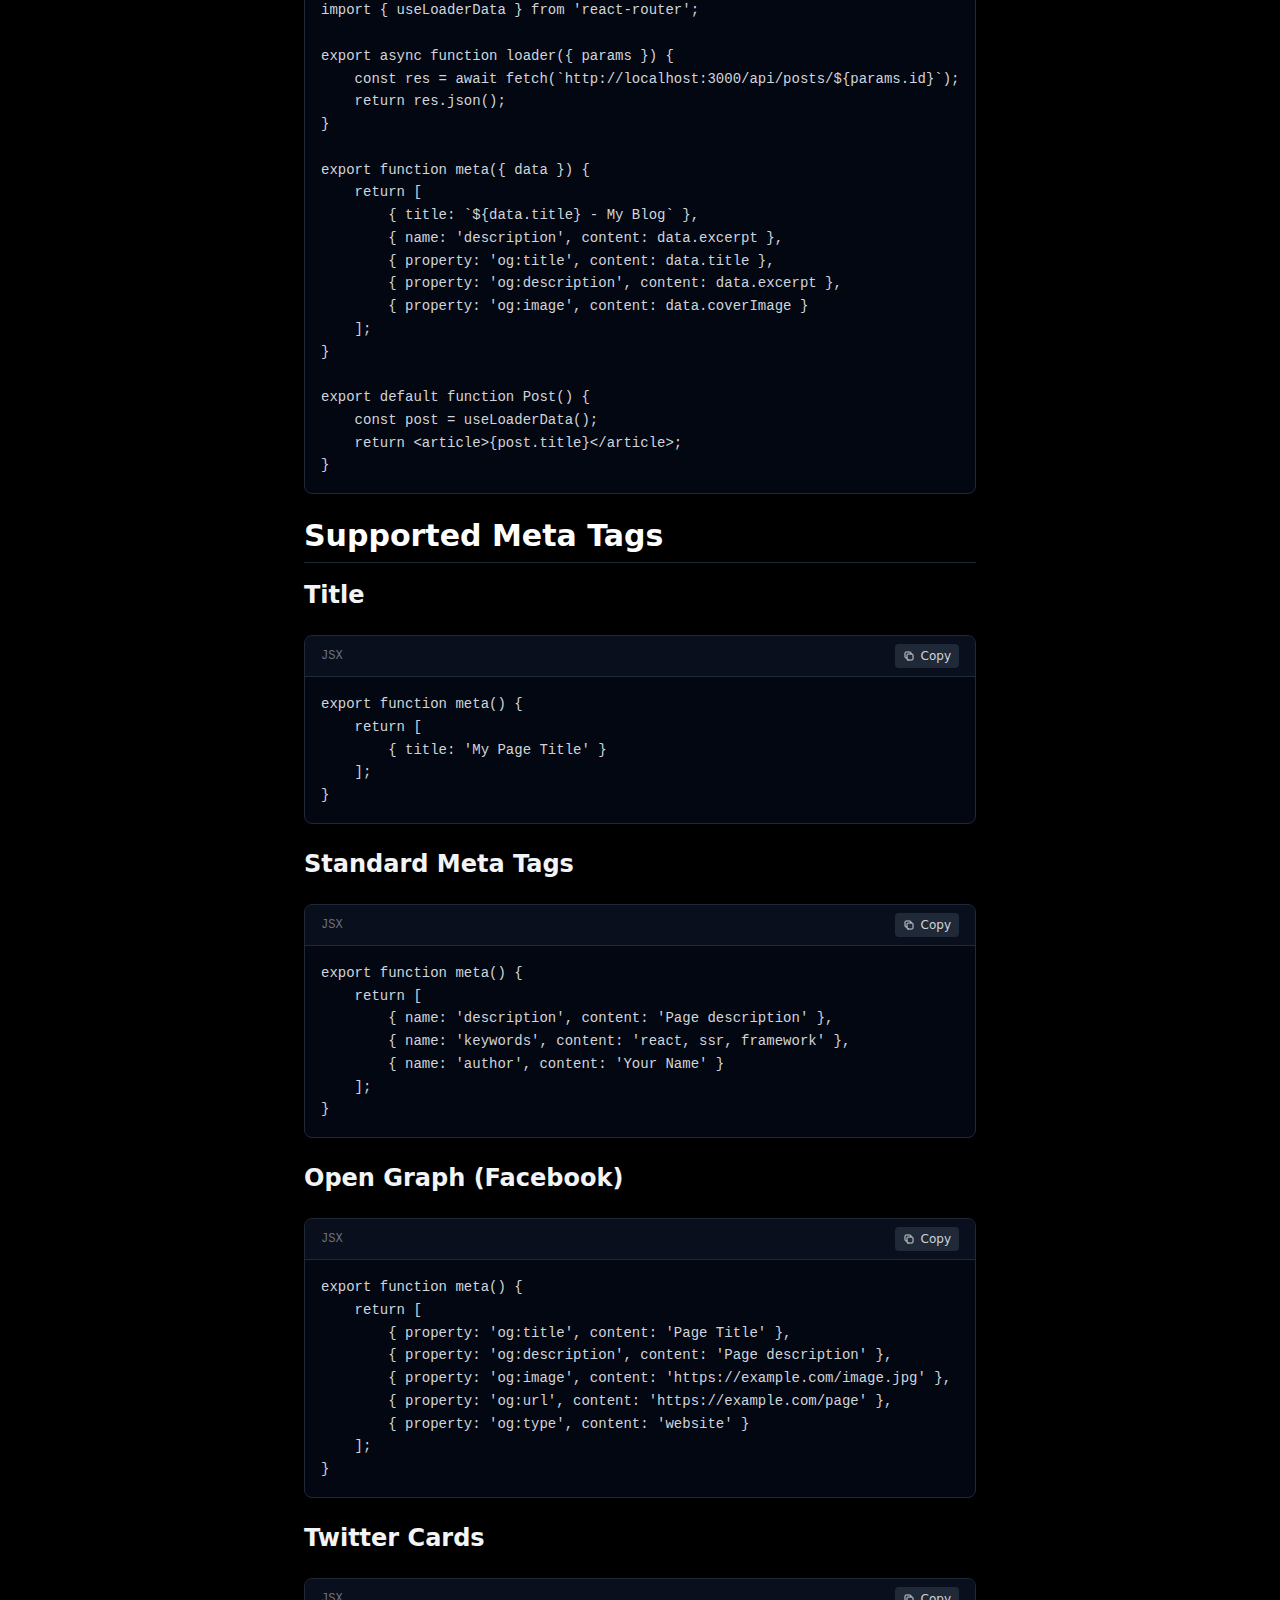
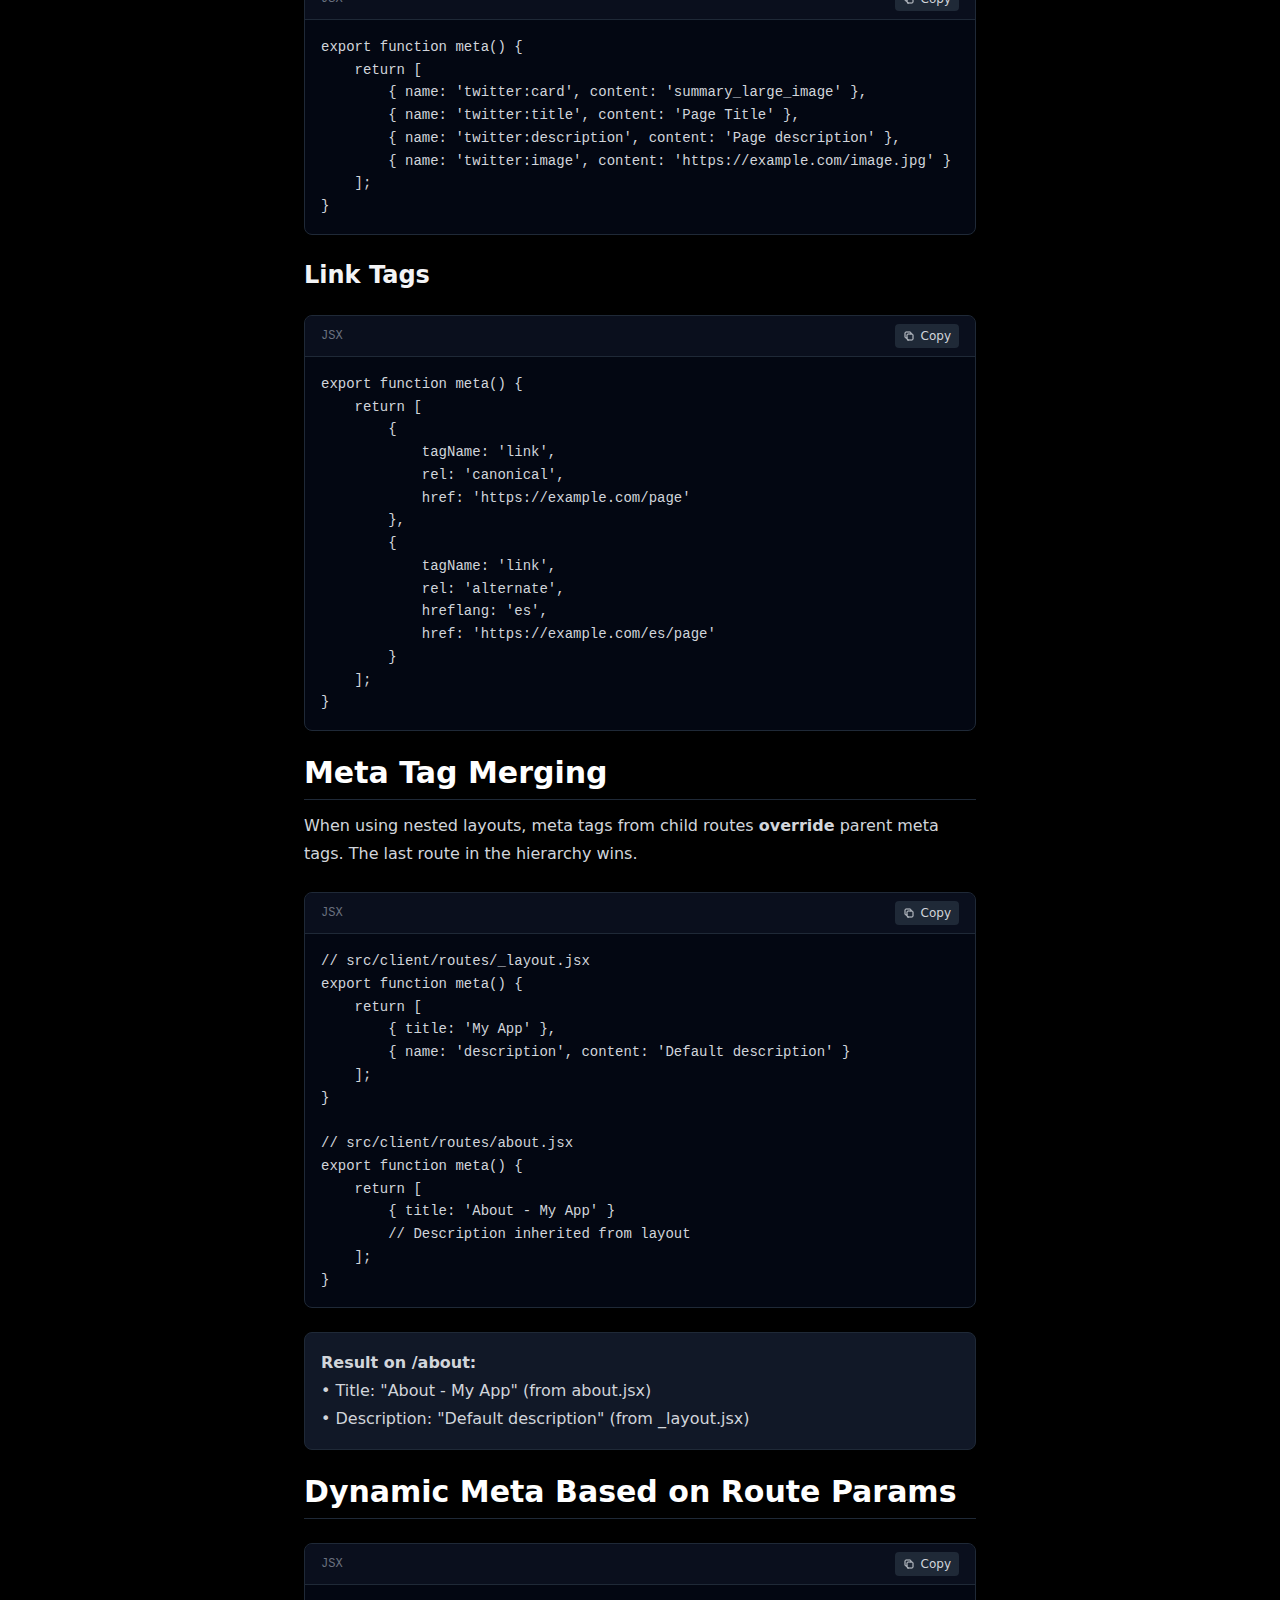
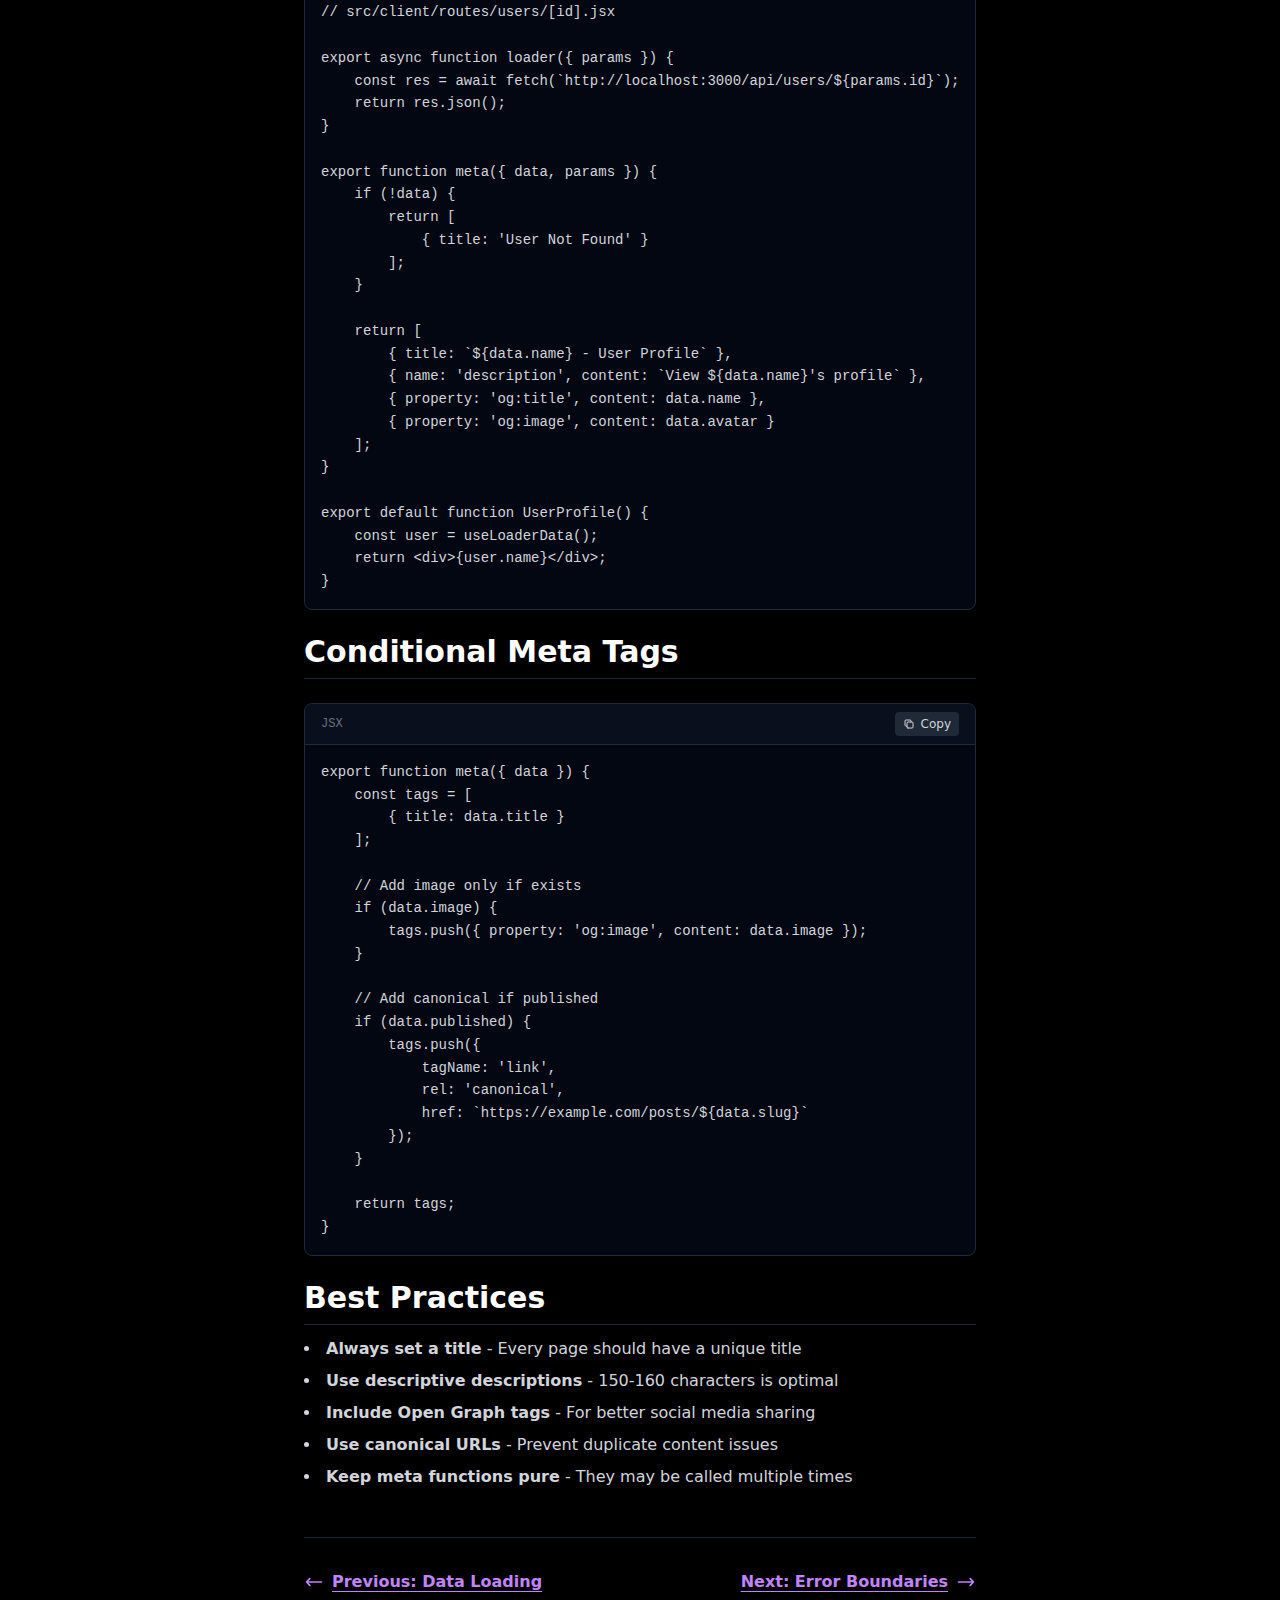
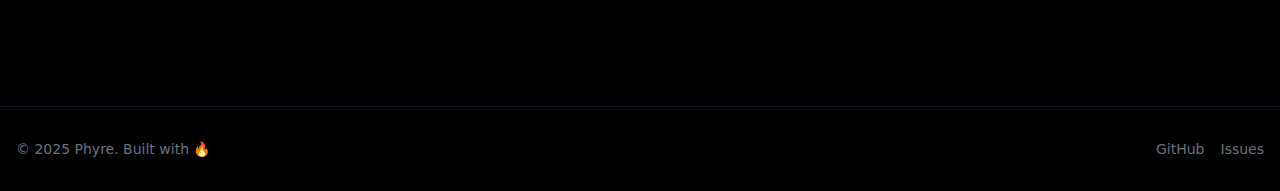
<file: docs/meta-tags.html>
<!DOCTYPE html>
<html lang="en">
<head>
    <meta charset="UTF-8">
    <meta name="viewport" content="width=device-width, initial-scale=1.0">
    <link rel="icon" type="image/x-icon" href="../assets/phyre-icon.png">
    <title>Meta Tags &amp; SEO - Phyre</title>
<meta name="description" content="Learn how to manage SEO and meta tags in Phyre routes." />
<link rel="stylesheet" href="../public/index.css">
                </head>
<body>
    <div id="root"><link rel="preload" as="image" href="../assets/phyre-logo.png"/><div class="min-h-screen bg-black text-gray-100"><header class="sticky top-0 z-50 border-b border-gray-900 bg-black/80 backdrop-blur-sm"><div class="container mx-auto px-4 py-4"><div class="flex items-center justify-between"><a class="flex items-center gap-2 group" href="/phrye-documentation" data-discover="true"><div class="w-20 h-8 rounded-lg flex items-center justify-center"><img src="../assets/phyre-logo.png"/></div></a><nav class="hidden md:flex items-center gap-6"><a class="text-sm text-gray-400 hover:text-white transition-colors" href="/phrye-documentation/docs/getting-started.html" data-discover="true">Docs</a><a href="https://github.com/justkelu/phyre" target="_blank" rel="noopener noreferrer" class="text-sm text-gray-400 hover:text-white transition-colors flex items-center gap-1"><svg class="w-5 h-5" fill="currentColor" viewBox="0 0 24 24"><path fill-rule="evenodd" d="M12 2C6.477 2 2 6.484 2 12.017c0 4.425 2.865 8.18 6.839 9.504.5.092.682-.217.682-.483 0-.237-.008-.868-.013-1.703-2.782.605-3.369-1.343-3.369-1.343-.454-1.158-1.11-1.466-1.11-1.466-.908-.62.069-.608.069-.608 1.003.07 1.531 1.032 1.531 1.032.892 1.53 2.341 1.088 2.91.832.092-.647.35-1.088.636-1.338-2.22-.253-4.555-1.113-4.555-4.951 0-1.093.39-1.988 1.029-2.688-.103-.253-.446-1.272.098-2.65 0 0 .84-.27 2.75 1.026A9.564 9.564 0 0112 6.844c.85.004 1.705.115 2.504.337 1.909-1.296 2.747-1.027 2.747-1.027.546 1.379.202 2.398.1 2.651.64.7 1.028 1.595 1.028 2.688 0 3.848-2.339 4.695-4.566 4.943.359.309.678.92.678 1.855 0 1.338-.012 2.419-.012 2.747 0 .268.18.58.688.482A10.019 10.019 0 0022 12.017C22 6.484 17.522 2 12 2z" clip-rule="evenodd"></path></svg>GitHub</a></nav><button class="md:hidden p-2 text-gray-400 hover:text-white"><svg class="w-6 h-6" fill="none" viewBox="0 0 24 24" stroke="currentColor"><path stroke-linecap="round" stroke-linejoin="round" stroke-width="2" d="M4 6h16M4 12h16M4 18h16"></path></svg></button></div></div></header><div class="container mx-auto px-4 py-8"><div class="flex flex-col lg:flex-row gap-8"><aside class="w-full lg:w-64 flex-shrink-0"><nav class="sticky top-24 space-y-6"><div><h3 class="text-sm font-semibold text-gray-400 uppercase tracking-wider mb-3">Getting Started</h3><ul class="space-y-2"><li><a class="block px-3 py-2 rounded-lg text-sm transition-colors text-gray-400 hover:text-white hover:bg-gray-900" href="/phrye-documentation/docs/getting-started.html" data-discover="true">Introduction</a></li></ul></div><div><h3 class="text-sm font-semibold text-gray-400 uppercase tracking-wider mb-3">Core Concepts</h3><ul class="space-y-2"><li><a class="block px-3 py-2 rounded-lg text-sm transition-colors text-gray-400 hover:text-white hover:bg-gray-900" href="/phrye-documentation/docs/routing.html" data-discover="true">Routing</a></li><li><a class="block px-3 py-2 rounded-lg text-sm transition-colors text-gray-400 hover:text-white hover:bg-gray-900" href="/phrye-documentation/docs/layouts.html" data-discover="true">Layouts</a></li><li><a class="block px-3 py-2 rounded-lg text-sm transition-colors text-gray-400 hover:text-white hover:bg-gray-900" href="/phrye-documentation/docs/loaders.html" data-discover="true">Data Loading</a></li><li><a class="block px-3 py-2 rounded-lg text-sm transition-colors bg-purple-950/50 text-purple-400 font-medium border-l-2 border-purple-500" href="/phrye-documentation/docs/meta-tags.html" data-discover="true">Meta Tags</a></li><li><a class="block px-3 py-2 rounded-lg text-sm transition-colors text-gray-400 hover:text-white hover:bg-gray-900" href="/phrye-documentation/docs/error-boundaries.html" data-discover="true">Error Boundaries</a></li></ul></div><div><h3 class="text-sm font-semibold text-gray-400 uppercase tracking-wider mb-3">API</h3><ul class="space-y-2"><li><a class="block px-3 py-2 rounded-lg text-sm transition-colors text-gray-400 hover:text-white hover:bg-gray-900" href="/phrye-documentation/docs/api-routes.html" data-discover="true">API Routes</a></li><li><a class="block px-3 py-2 rounded-lg text-sm transition-colors text-gray-400 hover:text-white hover:bg-gray-900" href="/phrye-documentation/docs/middleware.html" data-discover="true">Middleware</a></li></ul></div><div><h3 class="text-sm font-semibold text-gray-400 uppercase tracking-wider mb-3">Package Structure</h3><ul class="space-y-2"><li><a class="block px-3 py-2 rounded-lg text-sm transition-colors text-gray-400 hover:text-white hover:bg-gray-900" href="/phrye-documentation/docs/package-setup.html" data-discover="true">Package Setup</a></li></ul></div><div><h3 class="text-sm font-semibold text-gray-400 uppercase tracking-wider mb-3">Reference</h3><ul class="space-y-2"><li><a class="block px-3 py-2 rounded-lg text-sm transition-colors text-gray-400 hover:text-white hover:bg-gray-900" href="/phrye-documentation/docs/configuration.html" data-discover="true">Configuration</a></li></ul></div></nav></aside><main class="flex-1 min-w-0"><div class="prose max-w-none"><article><h1>Meta Tags &amp; SEO</h1><p class="text-xl text-gray-400 mb-8">Phyre provides a powerful meta function for managing SEO tags on a per-route basis.</p><h2>Basic Meta Tags</h2><p>Export a <code>meta</code> function from any route to define meta tags:</p><div class="relative group my-6 rounded-lg overflow-hidden border border-gray-800 bg-gray-950"><div class="flex items-center justify-between px-4 py-2 bg-gray-900/50 border-b border-gray-800"><span class="text-xs font-mono text-gray-500 uppercase">jsx</span><button class="flex items-center gap-1.5 px-2 py-1 text-xs bg-gray-800 hover:bg-gray-700 text-gray-300 rounded transition-colors"><svg class="w-3 h-3" fill="none" viewBox="0 0 24 24" stroke="currentColor"><path stroke-linecap="round" stroke-linejoin="round" stroke-width="2" d="M8 16H6a2 2 0 01-2-2V6a2 2 0 012-2h8a2 2 0 012 2v2m-6 12h8a2 2 0 002-2v-8a2 2 0 00-2-2h-8a2 2 0 00-2 2v8a2 2 0 002 2z"></path></svg>Copy</button></div><pre class="p-4 overflow-x-auto text-sm leading-relaxed"><div class="p-4"><code class="font-mono text-gray-300">// src/client/routes/about.jsx

export default function About() {
    return &lt;h1&gt;About Us&lt;/h1&gt;;
}

export function meta() {
    return [
        { title: &#x27;About Us - My App&#x27; },
        { name: &#x27;description&#x27;, content: &#x27;Learn more about our company&#x27; }
    ];
}</code></div></pre></div><h2>Meta Function Signature</h2><p>The meta function receives useful context:</p><div class="relative group my-6 rounded-lg overflow-hidden border border-gray-800 bg-gray-950"><div class="flex items-center justify-between px-4 py-2 bg-gray-900/50 border-b border-gray-800"><span class="text-xs font-mono text-gray-500 uppercase">jsx</span><button class="flex items-center gap-1.5 px-2 py-1 text-xs bg-gray-800 hover:bg-gray-700 text-gray-300 rounded transition-colors"><svg class="w-3 h-3" fill="none" viewBox="0 0 24 24" stroke="currentColor"><path stroke-linecap="round" stroke-linejoin="round" stroke-width="2" d="M8 16H6a2 2 0 01-2-2V6a2 2 0 012-2h8a2 2 0 012 2v2m-6 12h8a2 2 0 002-2v-8a2 2 0 00-2-2h-8a2 2 0 00-2 2v8a2 2 0 002 2z"></path></svg>Copy</button></div><pre class="p-4 overflow-x-auto text-sm leading-relaxed"><div class="p-4"><code class="font-mono text-gray-300">export function meta({ data, location, params, matches, error }) {
    return [
        { title: `Post ${params.id} - My Blog` },
        { name: &#x27;description&#x27;, content: data?.description }
    ];
}</code></div></pre></div><table><thead><tr><th>Parameter</th><th>Description</th></tr></thead><tbody><tr><td><code>data</code></td><td>Data returned from the route&#x27;s loader</td></tr><tr><td><code>location</code></td><td>Current location object</td></tr><tr><td><code>params</code></td><td>Route parameters (e.g., <code>{ id: &quot;123&quot; }</code>)</td></tr><tr><td><code>matches</code></td><td>All matched routes (for nested routes)</td></tr><tr><td><code>error</code></td><td>Error object if loader failed</td></tr></tbody></table><h2>Using Loader Data</h2><p>Combine meta with loaders for dynamic SEO:</p><div class="relative group my-6 rounded-lg overflow-hidden border border-gray-800 bg-gray-950"><div class="flex items-center justify-between px-4 py-2 bg-gray-900/50 border-b border-gray-800"><span class="text-xs font-mono text-gray-500 uppercase">jsx</span><button class="flex items-center gap-1.5 px-2 py-1 text-xs bg-gray-800 hover:bg-gray-700 text-gray-300 rounded transition-colors"><svg class="w-3 h-3" fill="none" viewBox="0 0 24 24" stroke="currentColor"><path stroke-linecap="round" stroke-linejoin="round" stroke-width="2" d="M8 16H6a2 2 0 01-2-2V6a2 2 0 012-2h8a2 2 0 012 2v2m-6 12h8a2 2 0 002-2v-8a2 2 0 00-2-2h-8a2 2 0 00-2 2v8a2 2 0 002 2z"></path></svg>Copy</button></div><pre class="p-4 overflow-x-auto text-sm leading-relaxed"><div class="p-4"><code class="font-mono text-gray-300">// src/client/routes/posts/[id].jsx
import { useLoaderData } from &#x27;react-router&#x27;;

export async function loader({ params }) {
    const res = await fetch(`http://localhost:3000/api/posts/${params.id}`);
    return res.json();
}

export function meta({ data }) {
    return [
        { title: `${data.title} - My Blog` },
        { name: &#x27;description&#x27;, content: data.excerpt },
        { property: &#x27;og:title&#x27;, content: data.title },
        { property: &#x27;og:description&#x27;, content: data.excerpt },
        { property: &#x27;og:image&#x27;, content: data.coverImage }
    ];
}

export default function Post() {
    const post = useLoaderData();
    return &lt;article&gt;{post.title}&lt;/article&gt;;
}</code></div></pre></div><h2>Supported Meta Tags</h2><h3>Title</h3><div class="relative group my-6 rounded-lg overflow-hidden border border-gray-800 bg-gray-950"><div class="flex items-center justify-between px-4 py-2 bg-gray-900/50 border-b border-gray-800"><span class="text-xs font-mono text-gray-500 uppercase">jsx</span><button class="flex items-center gap-1.5 px-2 py-1 text-xs bg-gray-800 hover:bg-gray-700 text-gray-300 rounded transition-colors"><svg class="w-3 h-3" fill="none" viewBox="0 0 24 24" stroke="currentColor"><path stroke-linecap="round" stroke-linejoin="round" stroke-width="2" d="M8 16H6a2 2 0 01-2-2V6a2 2 0 012-2h8a2 2 0 012 2v2m-6 12h8a2 2 0 002-2v-8a2 2 0 00-2-2h-8a2 2 0 00-2 2v8a2 2 0 002 2z"></path></svg>Copy</button></div><pre class="p-4 overflow-x-auto text-sm leading-relaxed"><div class="p-4"><code class="font-mono text-gray-300">export function meta() {
    return [
        { title: &#x27;My Page Title&#x27; }
    ];
}</code></div></pre></div><h3>Standard Meta Tags</h3><div class="relative group my-6 rounded-lg overflow-hidden border border-gray-800 bg-gray-950"><div class="flex items-center justify-between px-4 py-2 bg-gray-900/50 border-b border-gray-800"><span class="text-xs font-mono text-gray-500 uppercase">jsx</span><button class="flex items-center gap-1.5 px-2 py-1 text-xs bg-gray-800 hover:bg-gray-700 text-gray-300 rounded transition-colors"><svg class="w-3 h-3" fill="none" viewBox="0 0 24 24" stroke="currentColor"><path stroke-linecap="round" stroke-linejoin="round" stroke-width="2" d="M8 16H6a2 2 0 01-2-2V6a2 2 0 012-2h8a2 2 0 012 2v2m-6 12h8a2 2 0 002-2v-8a2 2 0 00-2-2h-8a2 2 0 00-2 2v8a2 2 0 002 2z"></path></svg>Copy</button></div><pre class="p-4 overflow-x-auto text-sm leading-relaxed"><div class="p-4"><code class="font-mono text-gray-300">export function meta() {
    return [
        { name: &#x27;description&#x27;, content: &#x27;Page description&#x27; },
        { name: &#x27;keywords&#x27;, content: &#x27;react, ssr, framework&#x27; },
        { name: &#x27;author&#x27;, content: &#x27;Your Name&#x27; }
    ];
}</code></div></pre></div><h3>Open Graph (Facebook)</h3><div class="relative group my-6 rounded-lg overflow-hidden border border-gray-800 bg-gray-950"><div class="flex items-center justify-between px-4 py-2 bg-gray-900/50 border-b border-gray-800"><span class="text-xs font-mono text-gray-500 uppercase">jsx</span><button class="flex items-center gap-1.5 px-2 py-1 text-xs bg-gray-800 hover:bg-gray-700 text-gray-300 rounded transition-colors"><svg class="w-3 h-3" fill="none" viewBox="0 0 24 24" stroke="currentColor"><path stroke-linecap="round" stroke-linejoin="round" stroke-width="2" d="M8 16H6a2 2 0 01-2-2V6a2 2 0 012-2h8a2 2 0 012 2v2m-6 12h8a2 2 0 002-2v-8a2 2 0 00-2-2h-8a2 2 0 00-2 2v8a2 2 0 002 2z"></path></svg>Copy</button></div><pre class="p-4 overflow-x-auto text-sm leading-relaxed"><div class="p-4"><code class="font-mono text-gray-300">export function meta() {
    return [
        { property: &#x27;og:title&#x27;, content: &#x27;Page Title&#x27; },
        { property: &#x27;og:description&#x27;, content: &#x27;Page description&#x27; },
        { property: &#x27;og:image&#x27;, content: &#x27;https://example.com/image.jpg&#x27; },
        { property: &#x27;og:url&#x27;, content: &#x27;https://example.com/page&#x27; },
        { property: &#x27;og:type&#x27;, content: &#x27;website&#x27; }
    ];
}</code></div></pre></div><h3>Twitter Cards</h3><div class="relative group my-6 rounded-lg overflow-hidden border border-gray-800 bg-gray-950"><div class="flex items-center justify-between px-4 py-2 bg-gray-900/50 border-b border-gray-800"><span class="text-xs font-mono text-gray-500 uppercase">jsx</span><button class="flex items-center gap-1.5 px-2 py-1 text-xs bg-gray-800 hover:bg-gray-700 text-gray-300 rounded transition-colors"><svg class="w-3 h-3" fill="none" viewBox="0 0 24 24" stroke="currentColor"><path stroke-linecap="round" stroke-linejoin="round" stroke-width="2" d="M8 16H6a2 2 0 01-2-2V6a2 2 0 012-2h8a2 2 0 012 2v2m-6 12h8a2 2 0 002-2v-8a2 2 0 00-2-2h-8a2 2 0 00-2 2v8a2 2 0 002 2z"></path></svg>Copy</button></div><pre class="p-4 overflow-x-auto text-sm leading-relaxed"><div class="p-4"><code class="font-mono text-gray-300">export function meta() {
    return [
        { name: &#x27;twitter:card&#x27;, content: &#x27;summary_large_image&#x27; },
        { name: &#x27;twitter:title&#x27;, content: &#x27;Page Title&#x27; },
        { name: &#x27;twitter:description&#x27;, content: &#x27;Page description&#x27; },
        { name: &#x27;twitter:image&#x27;, content: &#x27;https://example.com/image.jpg&#x27; }
    ];
}</code></div></pre></div><h3>Link Tags</h3><div class="relative group my-6 rounded-lg overflow-hidden border border-gray-800 bg-gray-950"><div class="flex items-center justify-between px-4 py-2 bg-gray-900/50 border-b border-gray-800"><span class="text-xs font-mono text-gray-500 uppercase">jsx</span><button class="flex items-center gap-1.5 px-2 py-1 text-xs bg-gray-800 hover:bg-gray-700 text-gray-300 rounded transition-colors"><svg class="w-3 h-3" fill="none" viewBox="0 0 24 24" stroke="currentColor"><path stroke-linecap="round" stroke-linejoin="round" stroke-width="2" d="M8 16H6a2 2 0 01-2-2V6a2 2 0 012-2h8a2 2 0 012 2v2m-6 12h8a2 2 0 002-2v-8a2 2 0 00-2-2h-8a2 2 0 00-2 2v8a2 2 0 002 2z"></path></svg>Copy</button></div><pre class="p-4 overflow-x-auto text-sm leading-relaxed"><div class="p-4"><code class="font-mono text-gray-300">export function meta() {
    return [
        { 
            tagName: &#x27;link&#x27;,
            rel: &#x27;canonical&#x27;,
            href: &#x27;https://example.com/page&#x27;
        },
        {
            tagName: &#x27;link&#x27;,
            rel: &#x27;alternate&#x27;,
            hreflang: &#x27;es&#x27;,
            href: &#x27;https://example.com/es/page&#x27;
        }
    ];
}</code></div></pre></div><h2>Meta Tag Merging</h2><p>When using nested layouts, meta tags from child routes <strong>override</strong> parent meta tags. The last route in the hierarchy wins.</p><div class="relative group my-6 rounded-lg overflow-hidden border border-gray-800 bg-gray-950"><div class="flex items-center justify-between px-4 py-2 bg-gray-900/50 border-b border-gray-800"><span class="text-xs font-mono text-gray-500 uppercase">jsx</span><button class="flex items-center gap-1.5 px-2 py-1 text-xs bg-gray-800 hover:bg-gray-700 text-gray-300 rounded transition-colors"><svg class="w-3 h-3" fill="none" viewBox="0 0 24 24" stroke="currentColor"><path stroke-linecap="round" stroke-linejoin="round" stroke-width="2" d="M8 16H6a2 2 0 01-2-2V6a2 2 0 012-2h8a2 2 0 012 2v2m-6 12h8a2 2 0 002-2v-8a2 2 0 00-2-2h-8a2 2 0 00-2 2v8a2 2 0 002 2z"></path></svg>Copy</button></div><pre class="p-4 overflow-x-auto text-sm leading-relaxed"><div class="p-4"><code class="font-mono text-gray-300">// src/client/routes/_layout.jsx
export function meta() {
    return [
        { title: &#x27;My App&#x27; },
        { name: &#x27;description&#x27;, content: &#x27;Default description&#x27; }
    ];
}

// src/client/routes/about.jsx
export function meta() {
    return [
        { title: &#x27;About - My App&#x27; }
        // Description inherited from layout
    ];
}</code></div></pre></div><p class="bg-gray-900 border border-gray-800 rounded-lg p-4 my-4"><strong>Result on /about:</strong><br/>• Title: &quot;About - My App&quot; (from about.jsx)<br/>• Description: &quot;Default description&quot; (from _layout.jsx)</p><h2>Dynamic Meta Based on Route Params</h2><div class="relative group my-6 rounded-lg overflow-hidden border border-gray-800 bg-gray-950"><div class="flex items-center justify-between px-4 py-2 bg-gray-900/50 border-b border-gray-800"><span class="text-xs font-mono text-gray-500 uppercase">jsx</span><button class="flex items-center gap-1.5 px-2 py-1 text-xs bg-gray-800 hover:bg-gray-700 text-gray-300 rounded transition-colors"><svg class="w-3 h-3" fill="none" viewBox="0 0 24 24" stroke="currentColor"><path stroke-linecap="round" stroke-linejoin="round" stroke-width="2" d="M8 16H6a2 2 0 01-2-2V6a2 2 0 012-2h8a2 2 0 012 2v2m-6 12h8a2 2 0 002-2v-8a2 2 0 00-2-2h-8a2 2 0 00-2 2v8a2 2 0 002 2z"></path></svg>Copy</button></div><pre class="p-4 overflow-x-auto text-sm leading-relaxed"><div class="p-4"><code class="font-mono text-gray-300">// src/client/routes/users/[id].jsx

export async function loader({ params }) {
    const res = await fetch(`http://localhost:3000/api/users/${params.id}`);
    return res.json();
}

export function meta({ data, params }) {
    if (!data) {
        return [
            { title: &#x27;User Not Found&#x27; }
        ];
    }
    
    return [
        { title: `${data.name} - User Profile` },
        { name: &#x27;description&#x27;, content: `View ${data.name}&#x27;s profile` },
        { property: &#x27;og:title&#x27;, content: data.name },
        { property: &#x27;og:image&#x27;, content: data.avatar }
    ];
}

export default function UserProfile() {
    const user = useLoaderData();
    return &lt;div&gt;{user.name}&lt;/div&gt;;
}</code></div></pre></div><h2>Conditional Meta Tags</h2><div class="relative group my-6 rounded-lg overflow-hidden border border-gray-800 bg-gray-950"><div class="flex items-center justify-between px-4 py-2 bg-gray-900/50 border-b border-gray-800"><span class="text-xs font-mono text-gray-500 uppercase">jsx</span><button class="flex items-center gap-1.5 px-2 py-1 text-xs bg-gray-800 hover:bg-gray-700 text-gray-300 rounded transition-colors"><svg class="w-3 h-3" fill="none" viewBox="0 0 24 24" stroke="currentColor"><path stroke-linecap="round" stroke-linejoin="round" stroke-width="2" d="M8 16H6a2 2 0 01-2-2V6a2 2 0 012-2h8a2 2 0 012 2v2m-6 12h8a2 2 0 002-2v-8a2 2 0 00-2-2h-8a2 2 0 00-2 2v8a2 2 0 002 2z"></path></svg>Copy</button></div><pre class="p-4 overflow-x-auto text-sm leading-relaxed"><div class="p-4"><code class="font-mono text-gray-300">export function meta({ data }) {
    const tags = [
        { title: data.title }
    ];
    
    // Add image only if exists
    if (data.image) {
        tags.push({ property: &#x27;og:image&#x27;, content: data.image });
    }
    
    // Add canonical if published
    if (data.published) {
        tags.push({
            tagName: &#x27;link&#x27;,
            rel: &#x27;canonical&#x27;,
            href: `https://example.com/posts/${data.slug}`
        });
    }
    
    return tags;
}</code></div></pre></div><h2>Best Practices</h2><ul><li><strong>Always set a title</strong> - Every page should have a unique title</li><li><strong>Use descriptive descriptions</strong> - 150-160 characters is optimal</li><li><strong>Include Open Graph tags</strong> - For better social media sharing</li><li><strong>Use canonical URLs</strong> - Prevent duplicate content issues</li><li><strong>Keep meta functions pure</strong> - They may be called multiple times</li></ul><div class="flex items-center justify-between mt-12 pt-8 border-t border-gray-800"><a class="flex items-center gap-2 text-purple-400 hover:text-purple-300 font-semibold" href="/phrye-documentation/docs/loaders.html" data-discover="true"><svg class="w-5 h-5" fill="none" viewBox="0 0 24 24" stroke="currentColor"><path stroke-linecap="round" stroke-linejoin="round" stroke-width="2" d="M7 16l-4-4m0 0l4-4m-4 4h18"></path></svg>Previous: Data Loading</a><a class="flex items-center gap-2 text-purple-400 hover:text-purple-300 font-semibold" href="/phrye-documentation/docs/error-boundaries.html" data-discover="true">Next: Error Boundaries<svg class="w-5 h-5" fill="none" viewBox="0 0 24 24" stroke="currentColor"><path stroke-linecap="round" stroke-linejoin="round" stroke-width="2" d="M17 8l4 4m0 0l-4 4m4-4H3"></path></svg></a></div></article></div></main><aside class="hidden xl:block w-64 flex-shrink-0"><div class="sticky top-24"><h3 class="text-sm font-semibold text-gray-400 uppercase tracking-wider mb-3"></h3><div class="text-sm text-gray-500"></div></div></aside></div></div><footer class="border-t border-gray-900 mt-20"><div class="container mx-auto px-4 py-8"><div class="flex flex-col md:flex-row items-center justify-between gap-4"><p class="text-sm text-gray-500">© <!-- -->2025<!-- --> Phyre. Built with 🔥</p><div class="flex items-center gap-4 text-sm text-gray-500"><a href="https://github.com/justkelu/phyre" class="hover:text-purple-400 transition-colors">GitHub</a><a href="https://github.com/justkelu/phyre/issues" class="hover:text-purple-400 transition-colors">Issues</a></div></div></div></footer></div></div>

                
                </body>
</html>
</file>
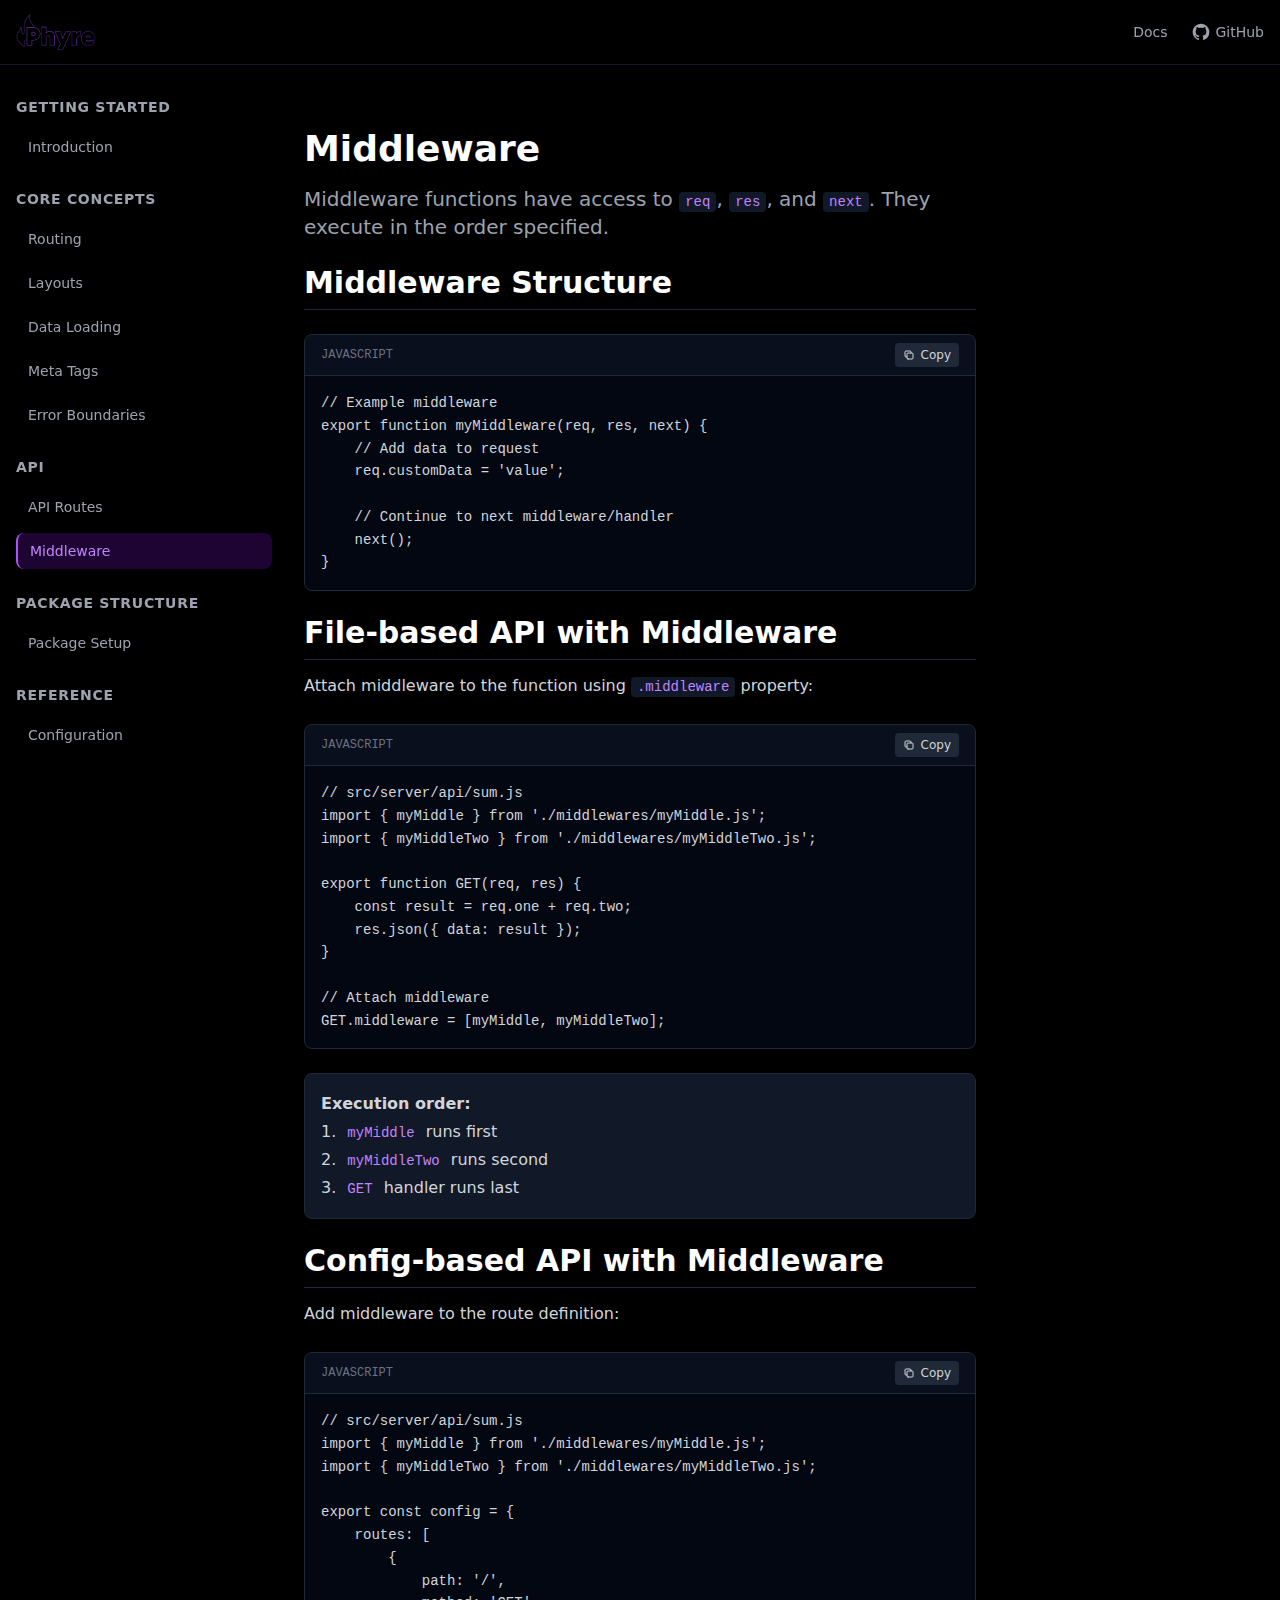
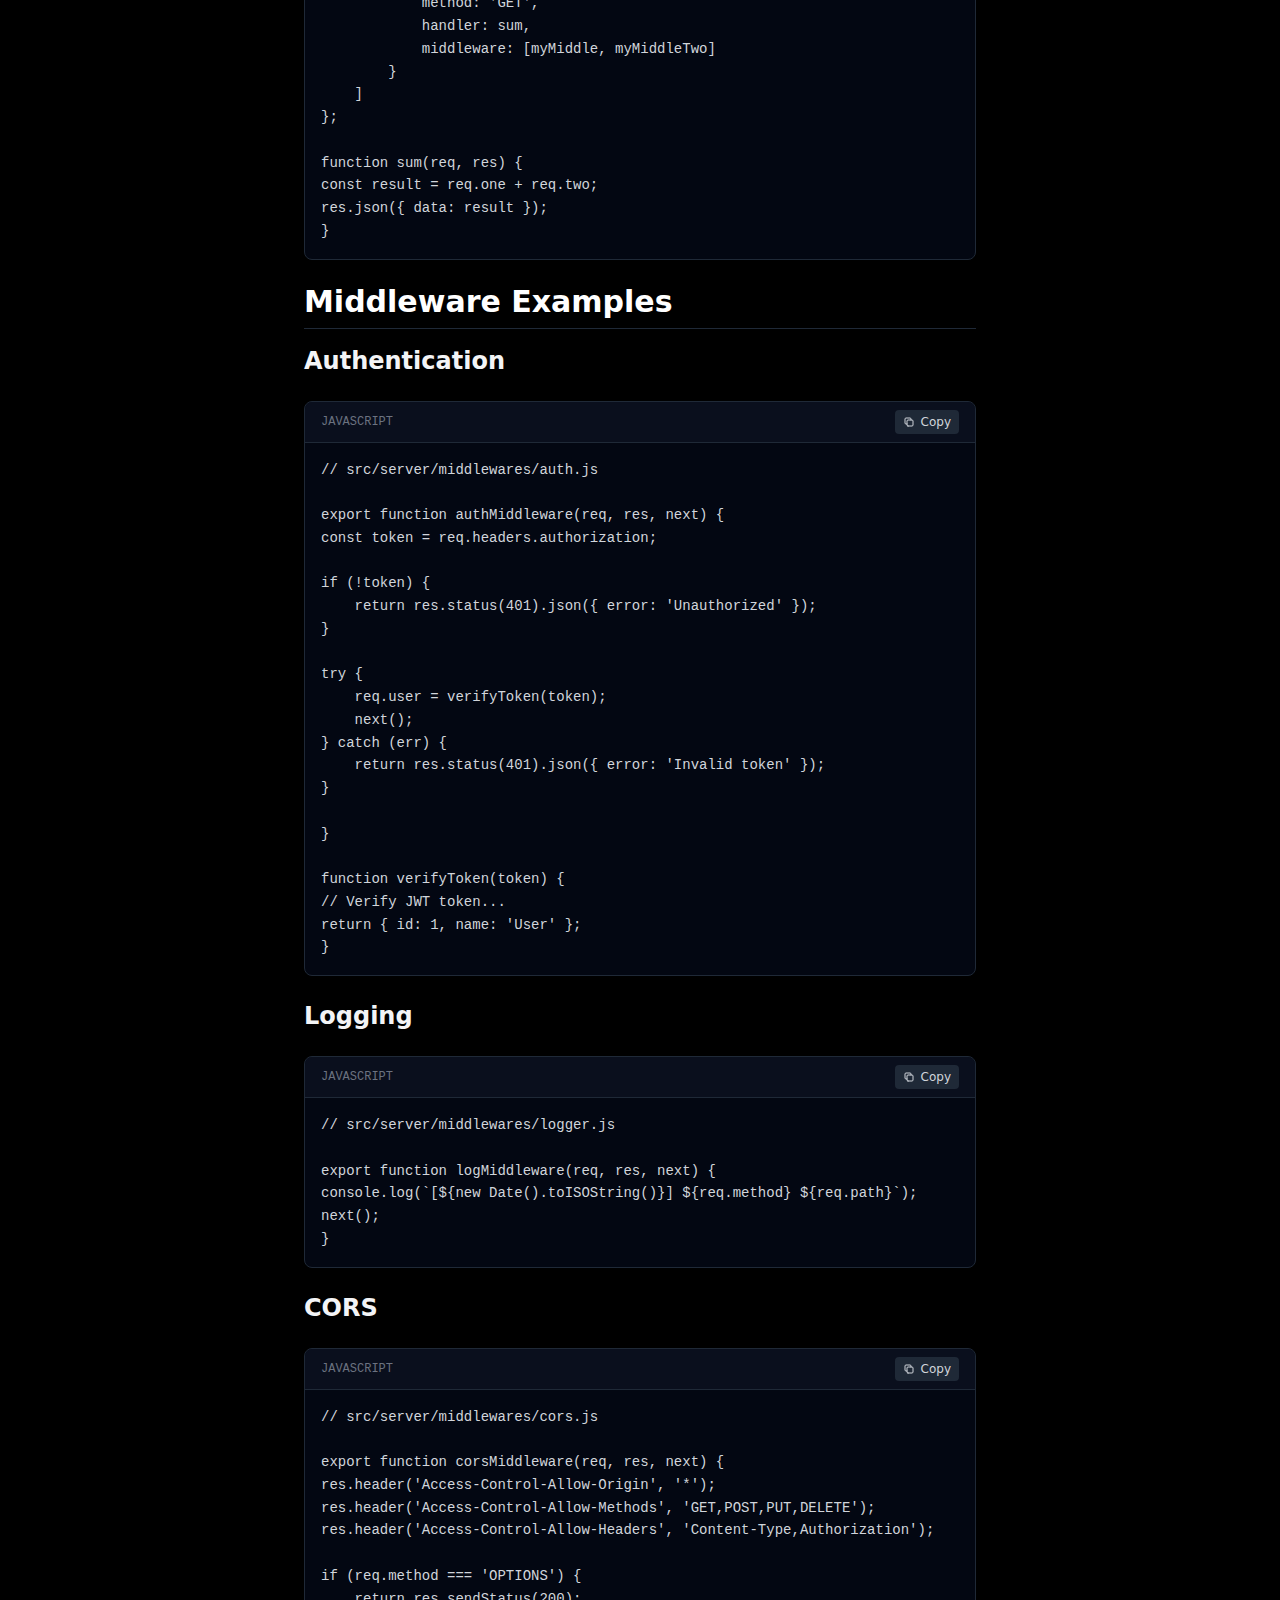
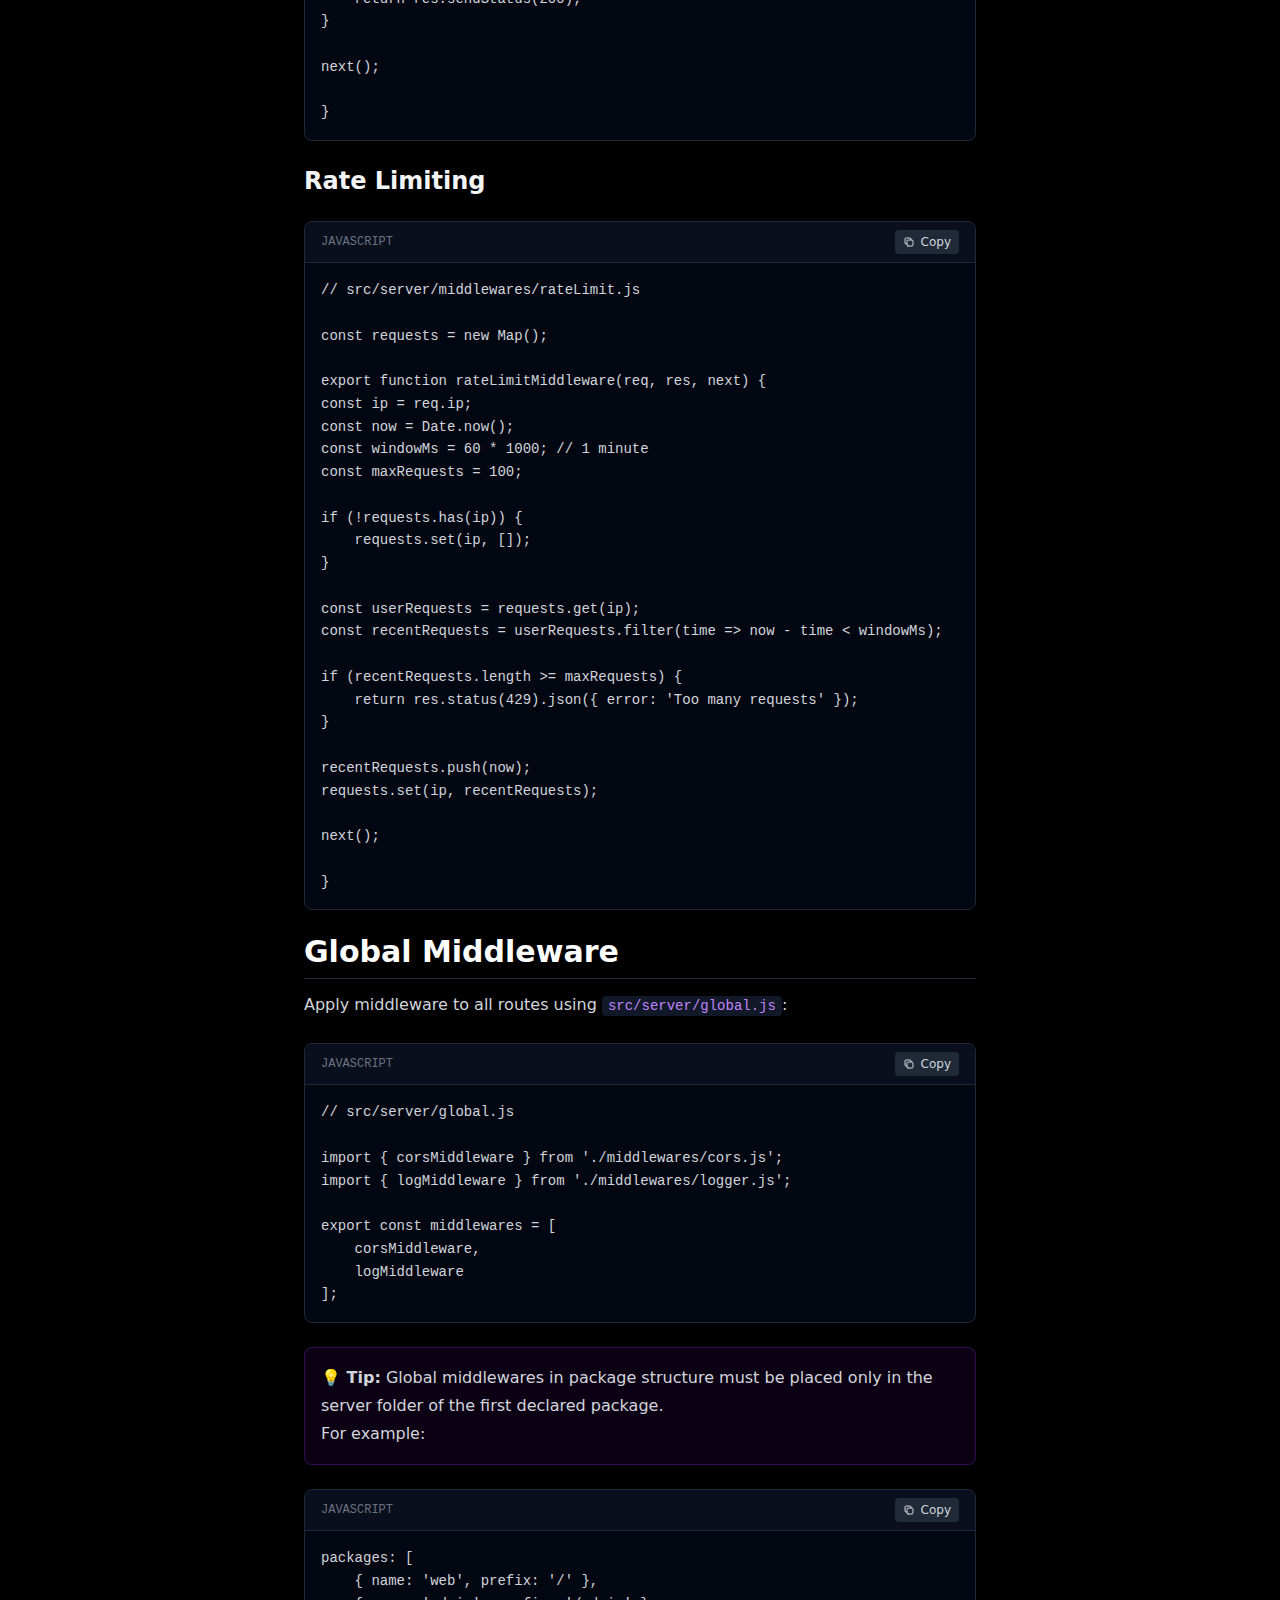
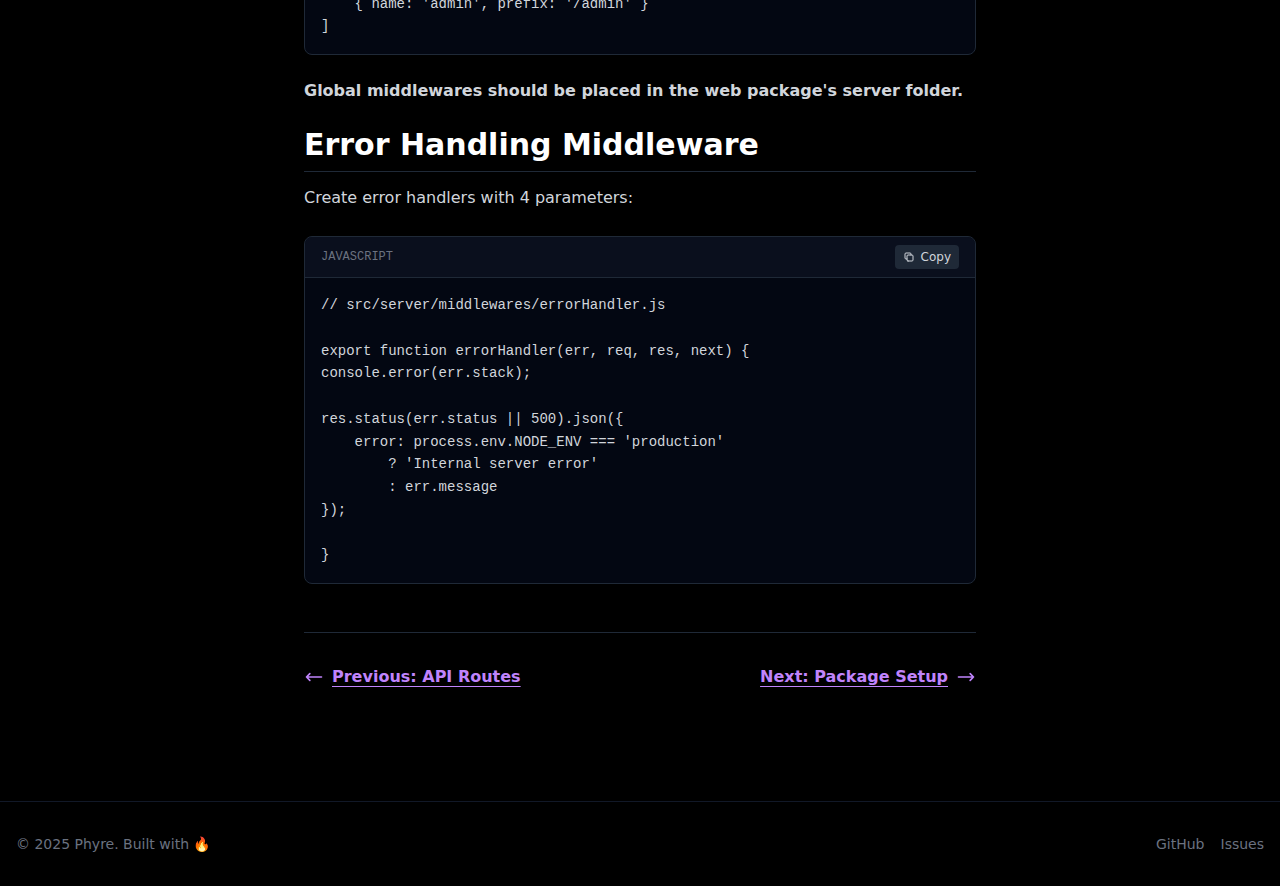
<file: docs/middleware.html>
<!DOCTYPE html>
<html lang="en">
<head>
    <meta charset="UTF-8">
    <meta name="viewport" content="width=device-width, initial-scale=1.0">
    <link rel="icon" type="image/x-icon" href="../assets/phyre-icon.png">
    <title>Middleware - Phyre</title>
<meta name="description" content="Learn how to use middleware in Phyre for authentication, logging, and more." />
<link rel="stylesheet" href="../public/index.css">
                </head>
<body>
    <div id="root"><link rel="preload" as="image" href="../assets/phyre-logo.png"/><div class="min-h-screen bg-black text-gray-100"><header class="sticky top-0 z-50 border-b border-gray-900 bg-black/80 backdrop-blur-sm"><div class="container mx-auto px-4 py-4"><div class="flex items-center justify-between"><a class="flex items-center gap-2 group" href="/phrye-documentation" data-discover="true"><div class="w-20 h-8 rounded-lg flex items-center justify-center"><img src="../assets/phyre-logo.png"/></div></a><nav class="hidden md:flex items-center gap-6"><a class="text-sm text-gray-400 hover:text-white transition-colors" href="/phrye-documentation/docs/getting-started.html" data-discover="true">Docs</a><a href="https://github.com/justkelu/phyre" target="_blank" rel="noopener noreferrer" class="text-sm text-gray-400 hover:text-white transition-colors flex items-center gap-1"><svg class="w-5 h-5" fill="currentColor" viewBox="0 0 24 24"><path fill-rule="evenodd" d="M12 2C6.477 2 2 6.484 2 12.017c0 4.425 2.865 8.18 6.839 9.504.5.092.682-.217.682-.483 0-.237-.008-.868-.013-1.703-2.782.605-3.369-1.343-3.369-1.343-.454-1.158-1.11-1.466-1.11-1.466-.908-.62.069-.608.069-.608 1.003.07 1.531 1.032 1.531 1.032.892 1.53 2.341 1.088 2.91.832.092-.647.35-1.088.636-1.338-2.22-.253-4.555-1.113-4.555-4.951 0-1.093.39-1.988 1.029-2.688-.103-.253-.446-1.272.098-2.65 0 0 .84-.27 2.75 1.026A9.564 9.564 0 0112 6.844c.85.004 1.705.115 2.504.337 1.909-1.296 2.747-1.027 2.747-1.027.546 1.379.202 2.398.1 2.651.64.7 1.028 1.595 1.028 2.688 0 3.848-2.339 4.695-4.566 4.943.359.309.678.92.678 1.855 0 1.338-.012 2.419-.012 2.747 0 .268.18.58.688.482A10.019 10.019 0 0022 12.017C22 6.484 17.522 2 12 2z" clip-rule="evenodd"></path></svg>GitHub</a></nav><button class="md:hidden p-2 text-gray-400 hover:text-white"><svg class="w-6 h-6" fill="none" viewBox="0 0 24 24" stroke="currentColor"><path stroke-linecap="round" stroke-linejoin="round" stroke-width="2" d="M4 6h16M4 12h16M4 18h16"></path></svg></button></div></div></header><div class="container mx-auto px-4 py-8"><div class="flex flex-col lg:flex-row gap-8"><aside class="w-full lg:w-64 flex-shrink-0"><nav class="sticky top-24 space-y-6"><div><h3 class="text-sm font-semibold text-gray-400 uppercase tracking-wider mb-3">Getting Started</h3><ul class="space-y-2"><li><a class="block px-3 py-2 rounded-lg text-sm transition-colors text-gray-400 hover:text-white hover:bg-gray-900" href="/phrye-documentation/docs/getting-started.html" data-discover="true">Introduction</a></li></ul></div><div><h3 class="text-sm font-semibold text-gray-400 uppercase tracking-wider mb-3">Core Concepts</h3><ul class="space-y-2"><li><a class="block px-3 py-2 rounded-lg text-sm transition-colors text-gray-400 hover:text-white hover:bg-gray-900" href="/phrye-documentation/docs/routing.html" data-discover="true">Routing</a></li><li><a class="block px-3 py-2 rounded-lg text-sm transition-colors text-gray-400 hover:text-white hover:bg-gray-900" href="/phrye-documentation/docs/layouts.html" data-discover="true">Layouts</a></li><li><a class="block px-3 py-2 rounded-lg text-sm transition-colors text-gray-400 hover:text-white hover:bg-gray-900" href="/phrye-documentation/docs/loaders.html" data-discover="true">Data Loading</a></li><li><a class="block px-3 py-2 rounded-lg text-sm transition-colors text-gray-400 hover:text-white hover:bg-gray-900" href="/phrye-documentation/docs/meta-tags.html" data-discover="true">Meta Tags</a></li><li><a class="block px-3 py-2 rounded-lg text-sm transition-colors text-gray-400 hover:text-white hover:bg-gray-900" href="/phrye-documentation/docs/error-boundaries.html" data-discover="true">Error Boundaries</a></li></ul></div><div><h3 class="text-sm font-semibold text-gray-400 uppercase tracking-wider mb-3">API</h3><ul class="space-y-2"><li><a class="block px-3 py-2 rounded-lg text-sm transition-colors text-gray-400 hover:text-white hover:bg-gray-900" href="/phrye-documentation/docs/api-routes.html" data-discover="true">API Routes</a></li><li><a class="block px-3 py-2 rounded-lg text-sm transition-colors bg-purple-950/50 text-purple-400 font-medium border-l-2 border-purple-500" href="/phrye-documentation/docs/middleware.html" data-discover="true">Middleware</a></li></ul></div><div><h3 class="text-sm font-semibold text-gray-400 uppercase tracking-wider mb-3">Package Structure</h3><ul class="space-y-2"><li><a class="block px-3 py-2 rounded-lg text-sm transition-colors text-gray-400 hover:text-white hover:bg-gray-900" href="/phrye-documentation/docs/package-setup.html" data-discover="true">Package Setup</a></li></ul></div><div><h3 class="text-sm font-semibold text-gray-400 uppercase tracking-wider mb-3">Reference</h3><ul class="space-y-2"><li><a class="block px-3 py-2 rounded-lg text-sm transition-colors text-gray-400 hover:text-white hover:bg-gray-900" href="/phrye-documentation/docs/configuration.html" data-discover="true">Configuration</a></li></ul></div></nav></aside><main class="flex-1 min-w-0"><div class="prose max-w-none"><article><h1>Middleware</h1><p class="text-xl text-gray-400 mb-8">Middleware functions have access to <code>req</code>, <code>res</code>, and <code>next</code>. They execute in the order specified.</p><h2>Middleware Structure</h2><div class="relative group my-6 rounded-lg overflow-hidden border border-gray-800 bg-gray-950"><div class="flex items-center justify-between px-4 py-2 bg-gray-900/50 border-b border-gray-800"><span class="text-xs font-mono text-gray-500 uppercase">javascript</span><button class="flex items-center gap-1.5 px-2 py-1 text-xs bg-gray-800 hover:bg-gray-700 text-gray-300 rounded transition-colors"><svg class="w-3 h-3" fill="none" viewBox="0 0 24 24" stroke="currentColor"><path stroke-linecap="round" stroke-linejoin="round" stroke-width="2" d="M8 16H6a2 2 0 01-2-2V6a2 2 0 012-2h8a2 2 0 012 2v2m-6 12h8a2 2 0 002-2v-8a2 2 0 00-2-2h-8a2 2 0 00-2 2v8a2 2 0 002 2z"></path></svg>Copy</button></div><pre class="p-4 overflow-x-auto text-sm leading-relaxed"><div class="p-4"><code class="font-mono text-gray-300">// Example middleware
export function myMiddleware(req, res, next) {
    // Add data to request
    req.customData = &#x27;value&#x27;;
    
    // Continue to next middleware/handler
    next();
}</code></div></pre></div><h2>File-based API with Middleware</h2><p>Attach middleware to the function using <code>.middleware</code> property:</p><div class="relative group my-6 rounded-lg overflow-hidden border border-gray-800 bg-gray-950"><div class="flex items-center justify-between px-4 py-2 bg-gray-900/50 border-b border-gray-800"><span class="text-xs font-mono text-gray-500 uppercase">javascript</span><button class="flex items-center gap-1.5 px-2 py-1 text-xs bg-gray-800 hover:bg-gray-700 text-gray-300 rounded transition-colors"><svg class="w-3 h-3" fill="none" viewBox="0 0 24 24" stroke="currentColor"><path stroke-linecap="round" stroke-linejoin="round" stroke-width="2" d="M8 16H6a2 2 0 01-2-2V6a2 2 0 012-2h8a2 2 0 012 2v2m-6 12h8a2 2 0 002-2v-8a2 2 0 00-2-2h-8a2 2 0 00-2 2v8a2 2 0 002 2z"></path></svg>Copy</button></div><pre class="p-4 overflow-x-auto text-sm leading-relaxed"><div class="p-4"><code class="font-mono text-gray-300">// src/server/api/sum.js
import { myMiddle } from &#x27;./middlewares/myMiddle.js&#x27;;
import { myMiddleTwo } from &#x27;./middlewares/myMiddleTwo.js&#x27;;

export function GET(req, res) {
    const result = req.one + req.two;
    res.json({ data: result });
}

// Attach middleware
GET.middleware = [myMiddle, myMiddleTwo];</code></div></pre></div><p class="bg-gray-900 border border-gray-800 rounded-lg p-4 my-4"><strong>Execution order:</strong><br/>1. <code>myMiddle</code> runs first<br/>2. <code>myMiddleTwo</code> runs second<br/>3. <code>GET</code> handler runs last</p><h2>Config-based API with Middleware</h2><p>Add middleware to the route definition:</p><div class="relative group my-6 rounded-lg overflow-hidden border border-gray-800 bg-gray-950"><div class="flex items-center justify-between px-4 py-2 bg-gray-900/50 border-b border-gray-800"><span class="text-xs font-mono text-gray-500 uppercase">javascript</span><button class="flex items-center gap-1.5 px-2 py-1 text-xs bg-gray-800 hover:bg-gray-700 text-gray-300 rounded transition-colors"><svg class="w-3 h-3" fill="none" viewBox="0 0 24 24" stroke="currentColor"><path stroke-linecap="round" stroke-linejoin="round" stroke-width="2" d="M8 16H6a2 2 0 01-2-2V6a2 2 0 012-2h8a2 2 0 012 2v2m-6 12h8a2 2 0 002-2v-8a2 2 0 00-2-2h-8a2 2 0 00-2 2v8a2 2 0 002 2z"></path></svg>Copy</button></div><pre class="p-4 overflow-x-auto text-sm leading-relaxed"><div class="p-4"><code class="font-mono text-gray-300">// src/server/api/sum.js
import { myMiddle } from &#x27;./middlewares/myMiddle.js&#x27;;
import { myMiddleTwo } from &#x27;./middlewares/myMiddleTwo.js&#x27;;

export const config = {
    routes: [
        {
            path: &#x27;/&#x27;,
            method: &#x27;GET&#x27;,
            handler: sum,
            middleware: [myMiddle, myMiddleTwo]
        }
    ]
};

function sum(req, res) {
const result = req.one + req.two;
res.json({ data: result });
}</code></div></pre></div><h2>Middleware Examples</h2><h3>Authentication</h3><div class="relative group my-6 rounded-lg overflow-hidden border border-gray-800 bg-gray-950"><div class="flex items-center justify-between px-4 py-2 bg-gray-900/50 border-b border-gray-800"><span class="text-xs font-mono text-gray-500 uppercase">javascript</span><button class="flex items-center gap-1.5 px-2 py-1 text-xs bg-gray-800 hover:bg-gray-700 text-gray-300 rounded transition-colors"><svg class="w-3 h-3" fill="none" viewBox="0 0 24 24" stroke="currentColor"><path stroke-linecap="round" stroke-linejoin="round" stroke-width="2" d="M8 16H6a2 2 0 01-2-2V6a2 2 0 012-2h8a2 2 0 012 2v2m-6 12h8a2 2 0 002-2v-8a2 2 0 00-2-2h-8a2 2 0 00-2 2v8a2 2 0 002 2z"></path></svg>Copy</button></div><pre class="p-4 overflow-x-auto text-sm leading-relaxed"><div class="p-4"><code class="font-mono text-gray-300">// src/server/middlewares/auth.js

export function authMiddleware(req, res, next) {
const token = req.headers.authorization;

if (!token) {
    return res.status(401).json({ error: &#x27;Unauthorized&#x27; });
}

try {
    req.user = verifyToken(token);
    next();
} catch (err) {
    return res.status(401).json({ error: &#x27;Invalid token&#x27; });
}

}

function verifyToken(token) {
// Verify JWT token...
return { id: 1, name: &#x27;User&#x27; };
}</code></div></pre></div><h3>Logging</h3><div class="relative group my-6 rounded-lg overflow-hidden border border-gray-800 bg-gray-950"><div class="flex items-center justify-between px-4 py-2 bg-gray-900/50 border-b border-gray-800"><span class="text-xs font-mono text-gray-500 uppercase">javascript</span><button class="flex items-center gap-1.5 px-2 py-1 text-xs bg-gray-800 hover:bg-gray-700 text-gray-300 rounded transition-colors"><svg class="w-3 h-3" fill="none" viewBox="0 0 24 24" stroke="currentColor"><path stroke-linecap="round" stroke-linejoin="round" stroke-width="2" d="M8 16H6a2 2 0 01-2-2V6a2 2 0 012-2h8a2 2 0 012 2v2m-6 12h8a2 2 0 002-2v-8a2 2 0 00-2-2h-8a2 2 0 00-2 2v8a2 2 0 002 2z"></path></svg>Copy</button></div><pre class="p-4 overflow-x-auto text-sm leading-relaxed"><div class="p-4"><code class="font-mono text-gray-300">// src/server/middlewares/logger.js

export function logMiddleware(req, res, next) {
console.log(`[${new Date().toISOString()}] ${req.method} ${req.path}`);
next();
}</code></div></pre></div><h3>CORS</h3><div class="relative group my-6 rounded-lg overflow-hidden border border-gray-800 bg-gray-950"><div class="flex items-center justify-between px-4 py-2 bg-gray-900/50 border-b border-gray-800"><span class="text-xs font-mono text-gray-500 uppercase">javascript</span><button class="flex items-center gap-1.5 px-2 py-1 text-xs bg-gray-800 hover:bg-gray-700 text-gray-300 rounded transition-colors"><svg class="w-3 h-3" fill="none" viewBox="0 0 24 24" stroke="currentColor"><path stroke-linecap="round" stroke-linejoin="round" stroke-width="2" d="M8 16H6a2 2 0 01-2-2V6a2 2 0 012-2h8a2 2 0 012 2v2m-6 12h8a2 2 0 002-2v-8a2 2 0 00-2-2h-8a2 2 0 00-2 2v8a2 2 0 002 2z"></path></svg>Copy</button></div><pre class="p-4 overflow-x-auto text-sm leading-relaxed"><div class="p-4"><code class="font-mono text-gray-300">// src/server/middlewares/cors.js

export function corsMiddleware(req, res, next) {
res.header(&#x27;Access-Control-Allow-Origin&#x27;, &#x27;*&#x27;);
res.header(&#x27;Access-Control-Allow-Methods&#x27;, &#x27;GET,POST,PUT,DELETE&#x27;);
res.header(&#x27;Access-Control-Allow-Headers&#x27;, &#x27;Content-Type,Authorization&#x27;);

if (req.method === &#x27;OPTIONS&#x27;) {
    return res.sendStatus(200);
}

next();

}</code></div></pre></div><h3>Rate Limiting</h3><div class="relative group my-6 rounded-lg overflow-hidden border border-gray-800 bg-gray-950"><div class="flex items-center justify-between px-4 py-2 bg-gray-900/50 border-b border-gray-800"><span class="text-xs font-mono text-gray-500 uppercase">javascript</span><button class="flex items-center gap-1.5 px-2 py-1 text-xs bg-gray-800 hover:bg-gray-700 text-gray-300 rounded transition-colors"><svg class="w-3 h-3" fill="none" viewBox="0 0 24 24" stroke="currentColor"><path stroke-linecap="round" stroke-linejoin="round" stroke-width="2" d="M8 16H6a2 2 0 01-2-2V6a2 2 0 012-2h8a2 2 0 012 2v2m-6 12h8a2 2 0 002-2v-8a2 2 0 00-2-2h-8a2 2 0 00-2 2v8a2 2 0 002 2z"></path></svg>Copy</button></div><pre class="p-4 overflow-x-auto text-sm leading-relaxed"><div class="p-4"><code class="font-mono text-gray-300">// src/server/middlewares/rateLimit.js

const requests = new Map();

export function rateLimitMiddleware(req, res, next) {
const ip = req.ip;
const now = Date.now();
const windowMs = 60 * 1000; // 1 minute
const maxRequests = 100;

if (!requests.has(ip)) {
    requests.set(ip, []);
}

const userRequests = requests.get(ip);
const recentRequests = userRequests.filter(time =&gt; now - time &lt; windowMs);

if (recentRequests.length &gt;= maxRequests) {
    return res.status(429).json({ error: &#x27;Too many requests&#x27; });
}

recentRequests.push(now);
requests.set(ip, recentRequests);

next();

}</code></div></pre></div><h2>Global Middleware</h2><p>Apply middleware to all routes using <code>src/server/global.js</code>:</p><div class="relative group my-6 rounded-lg overflow-hidden border border-gray-800 bg-gray-950"><div class="flex items-center justify-between px-4 py-2 bg-gray-900/50 border-b border-gray-800"><span class="text-xs font-mono text-gray-500 uppercase">javascript</span><button class="flex items-center gap-1.5 px-2 py-1 text-xs bg-gray-800 hover:bg-gray-700 text-gray-300 rounded transition-colors"><svg class="w-3 h-3" fill="none" viewBox="0 0 24 24" stroke="currentColor"><path stroke-linecap="round" stroke-linejoin="round" stroke-width="2" d="M8 16H6a2 2 0 01-2-2V6a2 2 0 012-2h8a2 2 0 012 2v2m-6 12h8a2 2 0 002-2v-8a2 2 0 00-2-2h-8a2 2 0 00-2 2v8a2 2 0 002 2z"></path></svg>Copy</button></div><pre class="p-4 overflow-x-auto text-sm leading-relaxed"><div class="p-4"><code class="font-mono text-gray-300">// src/server/global.js

import { corsMiddleware } from &#x27;./middlewares/cors.js&#x27;;
import { logMiddleware } from &#x27;./middlewares/logger.js&#x27;;

export const middlewares = [
    corsMiddleware,
    logMiddleware
];</code></div></pre></div><p class="bg-purple-950/20 border border-purple-900/50 rounded-lg p-4 my-4"><strong>💡 Tip:</strong> Global middlewares in package structure must be placed only in the server folder of the first declared package.<br/>For example:<div class="relative group my-6 rounded-lg overflow-hidden border border-gray-800 bg-gray-950"><div class="flex items-center justify-between px-4 py-2 bg-gray-900/50 border-b border-gray-800"><span class="text-xs font-mono text-gray-500 uppercase">javascript</span><button class="flex items-center gap-1.5 px-2 py-1 text-xs bg-gray-800 hover:bg-gray-700 text-gray-300 rounded transition-colors"><svg class="w-3 h-3" fill="none" viewBox="0 0 24 24" stroke="currentColor"><path stroke-linecap="round" stroke-linejoin="round" stroke-width="2" d="M8 16H6a2 2 0 01-2-2V6a2 2 0 012-2h8a2 2 0 012 2v2m-6 12h8a2 2 0 002-2v-8a2 2 0 00-2-2h-8a2 2 0 00-2 2v8a2 2 0 002 2z"></path></svg>Copy</button></div><pre class="p-4 overflow-x-auto text-sm leading-relaxed"><div class="p-4"><code class="font-mono text-gray-300">packages: [
    { name: &#x27;web&#x27;, prefix: &#x27;/&#x27; },
    { name: &#x27;admin&#x27;, prefix: &#x27;/admin&#x27; }
]</code></div></pre></div><strong>Global middlewares should be placed in the web package&#x27;s server folder.</strong></p><h2>Error Handling Middleware</h2><p>Create error handlers with 4 parameters:</p><div class="relative group my-6 rounded-lg overflow-hidden border border-gray-800 bg-gray-950"><div class="flex items-center justify-between px-4 py-2 bg-gray-900/50 border-b border-gray-800"><span class="text-xs font-mono text-gray-500 uppercase">javascript</span><button class="flex items-center gap-1.5 px-2 py-1 text-xs bg-gray-800 hover:bg-gray-700 text-gray-300 rounded transition-colors"><svg class="w-3 h-3" fill="none" viewBox="0 0 24 24" stroke="currentColor"><path stroke-linecap="round" stroke-linejoin="round" stroke-width="2" d="M8 16H6a2 2 0 01-2-2V6a2 2 0 012-2h8a2 2 0 012 2v2m-6 12h8a2 2 0 002-2v-8a2 2 0 00-2-2h-8a2 2 0 00-2 2v8a2 2 0 002 2z"></path></svg>Copy</button></div><pre class="p-4 overflow-x-auto text-sm leading-relaxed"><div class="p-4"><code class="font-mono text-gray-300">// src/server/middlewares/errorHandler.js

export function errorHandler(err, req, res, next) {
console.error(err.stack);

res.status(err.status || 500).json({
    error: process.env.NODE_ENV === &#x27;production&#x27; 
        ? &#x27;Internal server error&#x27;
        : err.message
});

}</code></div></pre></div><div class="flex items-center justify-between mt-12 pt-8 border-t border-gray-800"><a class="flex items-center gap-2 text-purple-400 hover:text-purple-300 font-semibold" href="/phrye-documentation/docs/api-routes.html" data-discover="true"><svg class="w-5 h-5" fill="none" viewBox="0 0 24 24" stroke="currentColor"><path stroke-linecap="round" stroke-linejoin="round" stroke-width="2" d="M7 16l-4-4m0 0l4-4m-4 4h18"></path></svg>Previous: API Routes</a><a class="flex items-center gap-2 text-purple-400 hover:text-purple-300 font-semibold" href="/phrye-documentation/docs/package-setup.html" data-discover="true">Next: Package Setup<svg class="w-5 h-5" fill="none" viewBox="0 0 24 24" stroke="currentColor"><path stroke-linecap="round" stroke-linejoin="round" stroke-width="2" d="M17 8l4 4m0 0l-4 4m4-4H3"></path></svg></a></div></article></div></main><aside class="hidden xl:block w-64 flex-shrink-0"><div class="sticky top-24"><h3 class="text-sm font-semibold text-gray-400 uppercase tracking-wider mb-3"></h3><div class="text-sm text-gray-500"></div></div></aside></div></div><footer class="border-t border-gray-900 mt-20"><div class="container mx-auto px-4 py-8"><div class="flex flex-col md:flex-row items-center justify-between gap-4"><p class="text-sm text-gray-500">© <!-- -->2025<!-- --> Phyre. Built with 🔥</p><div class="flex items-center gap-4 text-sm text-gray-500"><a href="https://github.com/justkelu/phyre" class="hover:text-purple-400 transition-colors">GitHub</a><a href="https://github.com/justkelu/phyre/issues" class="hover:text-purple-400 transition-colors">Issues</a></div></div></div></footer></div></div>

                
                </body>
</html>
</file>
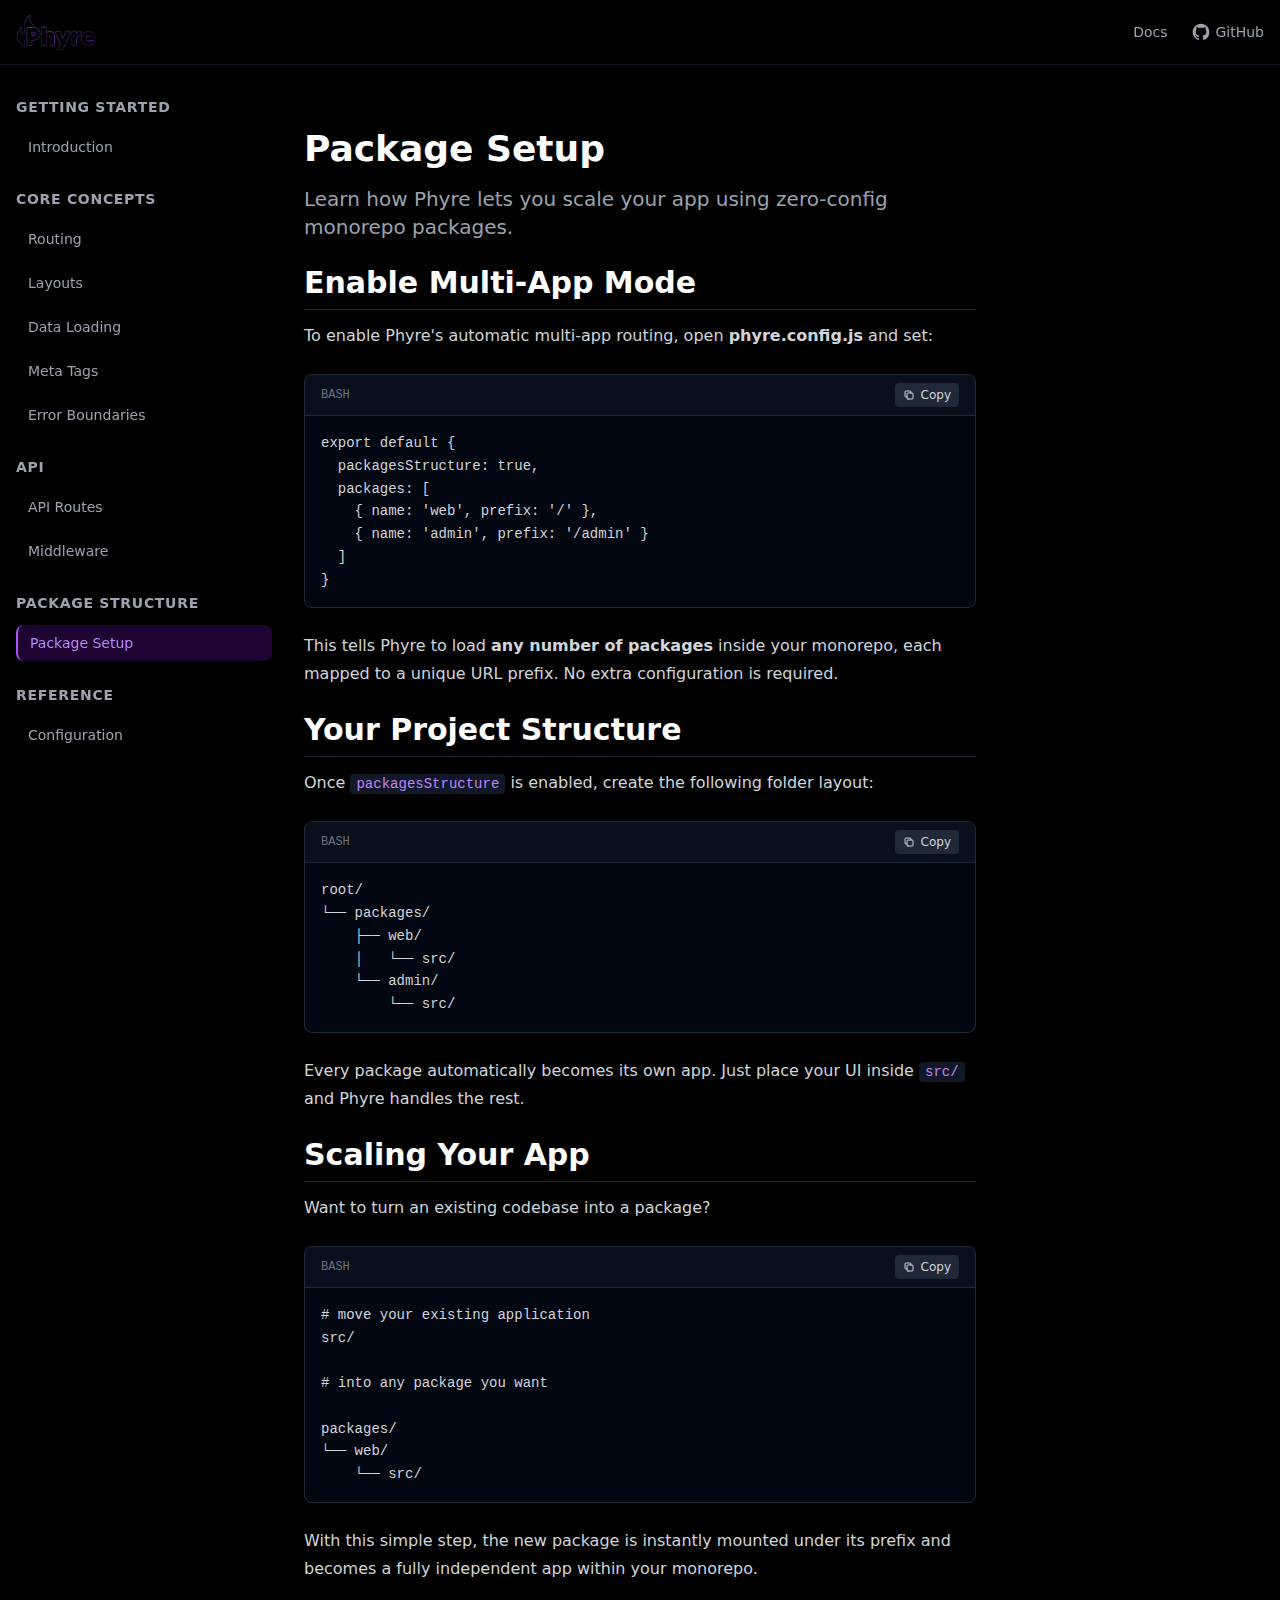
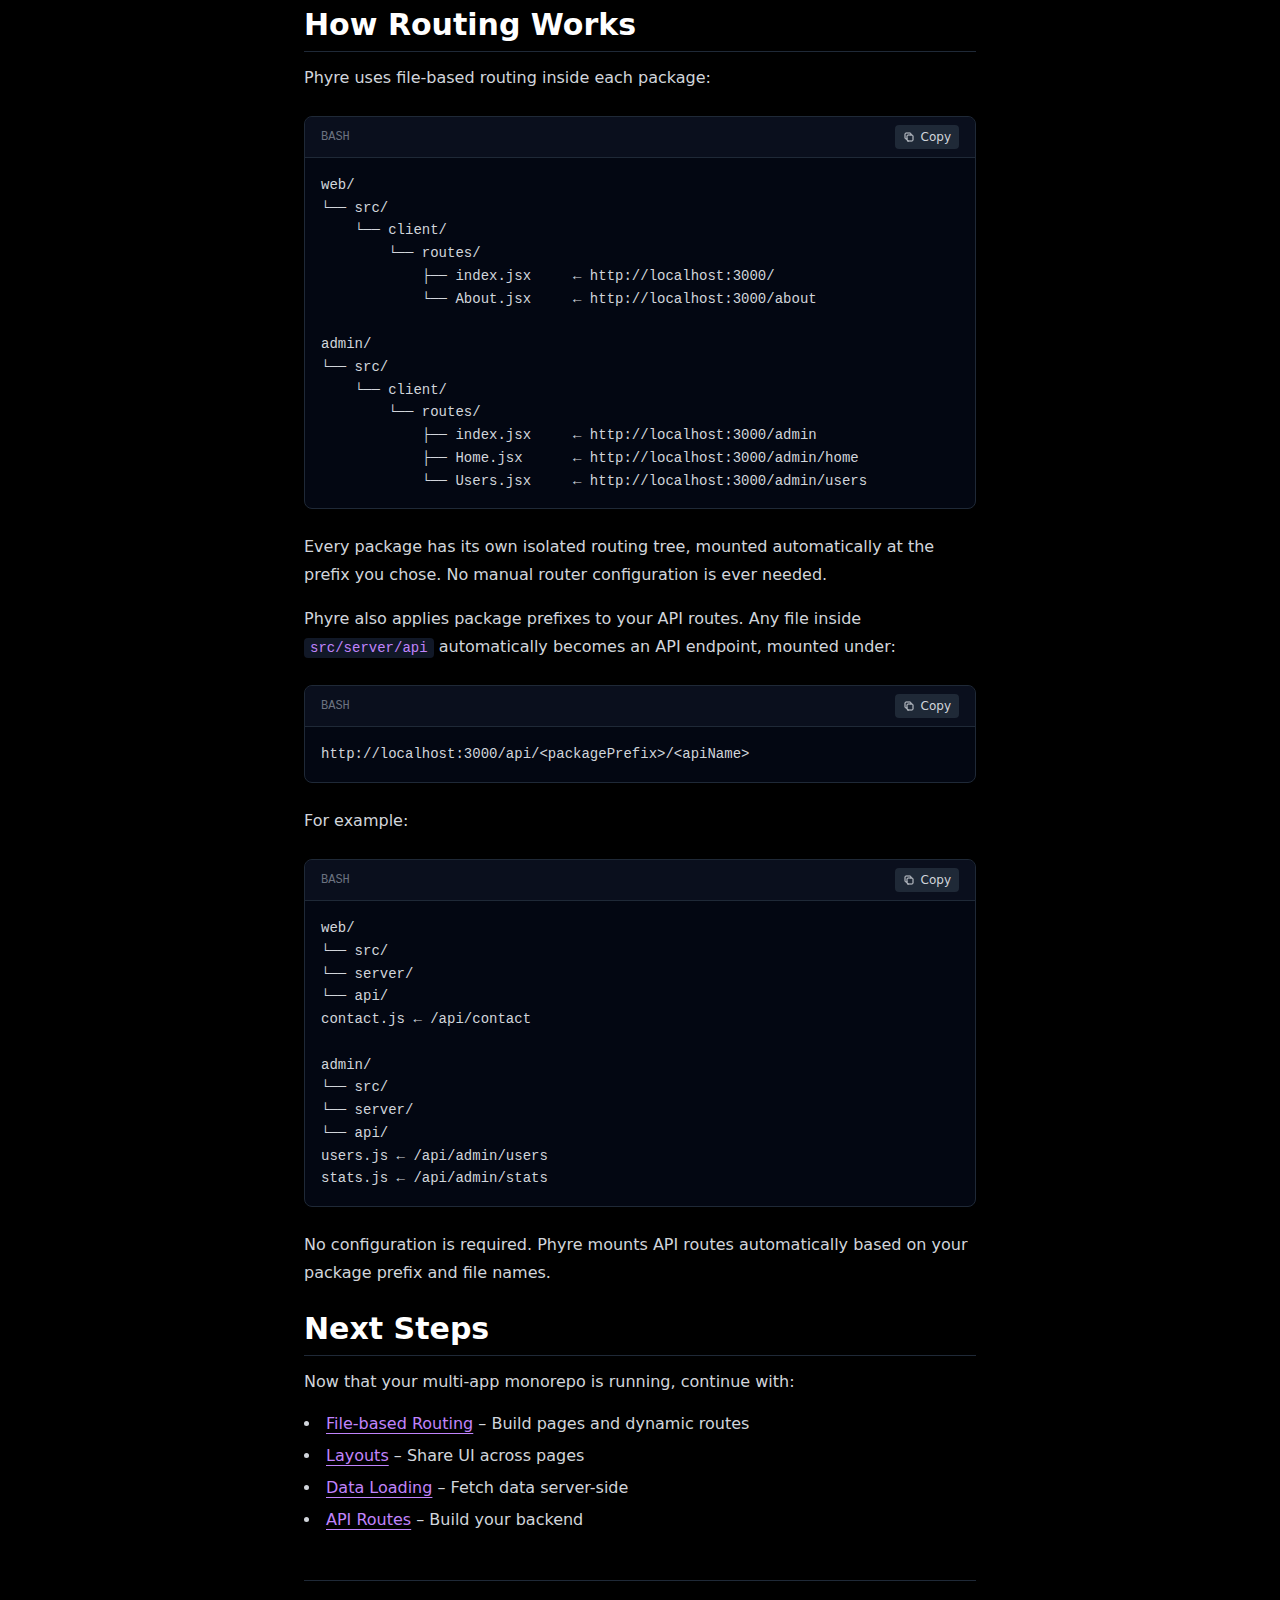
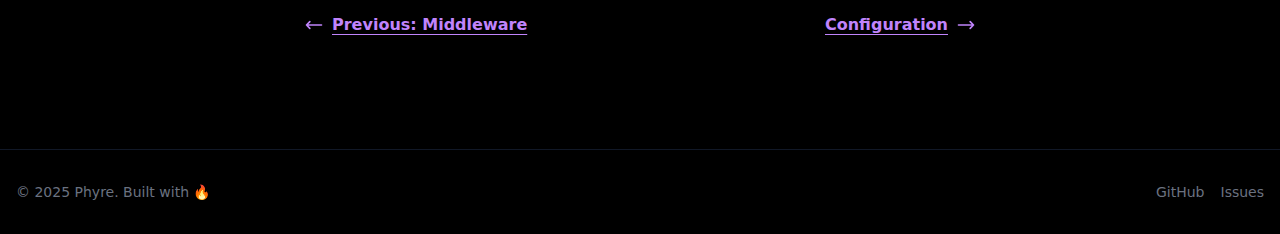
<file: docs/package-setup.html>
<!DOCTYPE html>
<html lang="en">
<head>
    <meta charset="UTF-8">
    <meta name="viewport" content="width=device-width, initial-scale=1.0">
    <link rel="icon" type="image/x-icon" href="../assets/phyre-icon.png">
    <title>Package Config – Phyre</title>
<meta name="description" content="Learn how to configure zero-config multi-app packages in Phyre." />
<link rel="stylesheet" href="../public/index.css">
                </head>
<body>
    <div id="root"><link rel="preload" as="image" href="../assets/phyre-logo.png"/><div class="min-h-screen bg-black text-gray-100"><header class="sticky top-0 z-50 border-b border-gray-900 bg-black/80 backdrop-blur-sm"><div class="container mx-auto px-4 py-4"><div class="flex items-center justify-between"><a class="flex items-center gap-2 group" href="/phrye-documentation" data-discover="true"><div class="w-20 h-8 rounded-lg flex items-center justify-center"><img src="../assets/phyre-logo.png"/></div></a><nav class="hidden md:flex items-center gap-6"><a class="text-sm text-gray-400 hover:text-white transition-colors" href="/phrye-documentation/docs/getting-started.html" data-discover="true">Docs</a><a href="https://github.com/justkelu/phyre" target="_blank" rel="noopener noreferrer" class="text-sm text-gray-400 hover:text-white transition-colors flex items-center gap-1"><svg class="w-5 h-5" fill="currentColor" viewBox="0 0 24 24"><path fill-rule="evenodd" d="M12 2C6.477 2 2 6.484 2 12.017c0 4.425 2.865 8.18 6.839 9.504.5.092.682-.217.682-.483 0-.237-.008-.868-.013-1.703-2.782.605-3.369-1.343-3.369-1.343-.454-1.158-1.11-1.466-1.11-1.466-.908-.62.069-.608.069-.608 1.003.07 1.531 1.032 1.531 1.032.892 1.53 2.341 1.088 2.91.832.092-.647.35-1.088.636-1.338-2.22-.253-4.555-1.113-4.555-4.951 0-1.093.39-1.988 1.029-2.688-.103-.253-.446-1.272.098-2.65 0 0 .84-.27 2.75 1.026A9.564 9.564 0 0112 6.844c.85.004 1.705.115 2.504.337 1.909-1.296 2.747-1.027 2.747-1.027.546 1.379.202 2.398.1 2.651.64.7 1.028 1.595 1.028 2.688 0 3.848-2.339 4.695-4.566 4.943.359.309.678.92.678 1.855 0 1.338-.012 2.419-.012 2.747 0 .268.18.58.688.482A10.019 10.019 0 0022 12.017C22 6.484 17.522 2 12 2z" clip-rule="evenodd"></path></svg>GitHub</a></nav><button class="md:hidden p-2 text-gray-400 hover:text-white"><svg class="w-6 h-6" fill="none" viewBox="0 0 24 24" stroke="currentColor"><path stroke-linecap="round" stroke-linejoin="round" stroke-width="2" d="M4 6h16M4 12h16M4 18h16"></path></svg></button></div></div></header><div class="container mx-auto px-4 py-8"><div class="flex flex-col lg:flex-row gap-8"><aside class="w-full lg:w-64 flex-shrink-0"><nav class="sticky top-24 space-y-6"><div><h3 class="text-sm font-semibold text-gray-400 uppercase tracking-wider mb-3">Getting Started</h3><ul class="space-y-2"><li><a class="block px-3 py-2 rounded-lg text-sm transition-colors text-gray-400 hover:text-white hover:bg-gray-900" href="/phrye-documentation/docs/getting-started.html" data-discover="true">Introduction</a></li></ul></div><div><h3 class="text-sm font-semibold text-gray-400 uppercase tracking-wider mb-3">Core Concepts</h3><ul class="space-y-2"><li><a class="block px-3 py-2 rounded-lg text-sm transition-colors text-gray-400 hover:text-white hover:bg-gray-900" href="/phrye-documentation/docs/routing.html" data-discover="true">Routing</a></li><li><a class="block px-3 py-2 rounded-lg text-sm transition-colors text-gray-400 hover:text-white hover:bg-gray-900" href="/phrye-documentation/docs/layouts.html" data-discover="true">Layouts</a></li><li><a class="block px-3 py-2 rounded-lg text-sm transition-colors text-gray-400 hover:text-white hover:bg-gray-900" href="/phrye-documentation/docs/loaders.html" data-discover="true">Data Loading</a></li><li><a class="block px-3 py-2 rounded-lg text-sm transition-colors text-gray-400 hover:text-white hover:bg-gray-900" href="/phrye-documentation/docs/meta-tags.html" data-discover="true">Meta Tags</a></li><li><a class="block px-3 py-2 rounded-lg text-sm transition-colors text-gray-400 hover:text-white hover:bg-gray-900" href="/phrye-documentation/docs/error-boundaries.html" data-discover="true">Error Boundaries</a></li></ul></div><div><h3 class="text-sm font-semibold text-gray-400 uppercase tracking-wider mb-3">API</h3><ul class="space-y-2"><li><a class="block px-3 py-2 rounded-lg text-sm transition-colors text-gray-400 hover:text-white hover:bg-gray-900" href="/phrye-documentation/docs/api-routes.html" data-discover="true">API Routes</a></li><li><a class="block px-3 py-2 rounded-lg text-sm transition-colors text-gray-400 hover:text-white hover:bg-gray-900" href="/phrye-documentation/docs/middleware.html" data-discover="true">Middleware</a></li></ul></div><div><h3 class="text-sm font-semibold text-gray-400 uppercase tracking-wider mb-3">Package Structure</h3><ul class="space-y-2"><li><a class="block px-3 py-2 rounded-lg text-sm transition-colors bg-purple-950/50 text-purple-400 font-medium border-l-2 border-purple-500" href="/phrye-documentation/docs/package-setup.html" data-discover="true">Package Setup</a></li></ul></div><div><h3 class="text-sm font-semibold text-gray-400 uppercase tracking-wider mb-3">Reference</h3><ul class="space-y-2"><li><a class="block px-3 py-2 rounded-lg text-sm transition-colors text-gray-400 hover:text-white hover:bg-gray-900" href="/phrye-documentation/docs/configuration.html" data-discover="true">Configuration</a></li></ul></div></nav></aside><main class="flex-1 min-w-0"><div class="prose max-w-none"><article><h1>Package Setup</h1><p class="text-xl text-gray-400 mb-8">Learn how Phyre lets you scale your app using zero-config monorepo packages.</p><h2>Enable Multi-App Mode</h2><p>To enable Phyre&#x27;s automatic multi-app routing, open <strong>phyre.config.js</strong> and set:</p><div class="relative group my-6 rounded-lg overflow-hidden border border-gray-800 bg-gray-950"><div class="flex items-center justify-between px-4 py-2 bg-gray-900/50 border-b border-gray-800"><span class="text-xs font-mono text-gray-500 uppercase">bash</span><button class="flex items-center gap-1.5 px-2 py-1 text-xs bg-gray-800 hover:bg-gray-700 text-gray-300 rounded transition-colors"><svg class="w-3 h-3" fill="none" viewBox="0 0 24 24" stroke="currentColor"><path stroke-linecap="round" stroke-linejoin="round" stroke-width="2" d="M8 16H6a2 2 0 01-2-2V6a2 2 0 012-2h8a2 2 0 012 2v2m-6 12h8a2 2 0 002-2v-8a2 2 0 00-2-2h-8a2 2 0 00-2 2v8a2 2 0 002 2z"></path></svg>Copy</button></div><pre class="p-4 overflow-x-auto text-sm leading-relaxed"><div class="p-4"><code class="font-mono text-gray-300">export default {
  packagesStructure: true,
  packages: [
    { name: &#x27;web&#x27;, prefix: &#x27;/&#x27; },
    { name: &#x27;admin&#x27;, prefix: &#x27;/admin&#x27; }
  ]
}</code></div></pre></div><p>This tells Phyre to load <strong>any number of packages</strong> inside your monorepo, each mapped to a unique URL prefix. No extra configuration is required.</p><h2>Your Project Structure</h2><p>Once <code>packagesStructure</code> is enabled, create the following folder layout:</p><div class="relative group my-6 rounded-lg overflow-hidden border border-gray-800 bg-gray-950"><div class="flex items-center justify-between px-4 py-2 bg-gray-900/50 border-b border-gray-800"><span class="text-xs font-mono text-gray-500 uppercase">bash</span><button class="flex items-center gap-1.5 px-2 py-1 text-xs bg-gray-800 hover:bg-gray-700 text-gray-300 rounded transition-colors"><svg class="w-3 h-3" fill="none" viewBox="0 0 24 24" stroke="currentColor"><path stroke-linecap="round" stroke-linejoin="round" stroke-width="2" d="M8 16H6a2 2 0 01-2-2V6a2 2 0 012-2h8a2 2 0 012 2v2m-6 12h8a2 2 0 002-2v-8a2 2 0 00-2-2h-8a2 2 0 00-2 2v8a2 2 0 002 2z"></path></svg>Copy</button></div><pre class="p-4 overflow-x-auto text-sm leading-relaxed"><div class="p-4"><code class="font-mono text-gray-300">root/
└── packages/
    ├── web/
    │   └── src/
    └── admin/
        └── src/</code></div></pre></div><p>Every package automatically becomes its own app. Just place your UI inside <code>src/</code> and Phyre handles the rest.</p><h2>Scaling Your App</h2><p>Want to turn an existing codebase into a package?</p><div class="relative group my-6 rounded-lg overflow-hidden border border-gray-800 bg-gray-950"><div class="flex items-center justify-between px-4 py-2 bg-gray-900/50 border-b border-gray-800"><span class="text-xs font-mono text-gray-500 uppercase">bash</span><button class="flex items-center gap-1.5 px-2 py-1 text-xs bg-gray-800 hover:bg-gray-700 text-gray-300 rounded transition-colors"><svg class="w-3 h-3" fill="none" viewBox="0 0 24 24" stroke="currentColor"><path stroke-linecap="round" stroke-linejoin="round" stroke-width="2" d="M8 16H6a2 2 0 01-2-2V6a2 2 0 012-2h8a2 2 0 012 2v2m-6 12h8a2 2 0 002-2v-8a2 2 0 00-2-2h-8a2 2 0 00-2 2v8a2 2 0 002 2z"></path></svg>Copy</button></div><pre class="p-4 overflow-x-auto text-sm leading-relaxed"><div class="p-4"><code class="font-mono text-gray-300"># move your existing application
src/

# into any package you want

packages/
└── web/
    └── src/</code></div></pre></div><p>With this simple step, the new package is instantly mounted under its prefix and becomes a fully independent app within your monorepo.</p><h2>How Routing Works</h2><p>Phyre uses file-based routing inside each package:</p><div class="relative group my-6 rounded-lg overflow-hidden border border-gray-800 bg-gray-950"><div class="flex items-center justify-between px-4 py-2 bg-gray-900/50 border-b border-gray-800"><span class="text-xs font-mono text-gray-500 uppercase">bash</span><button class="flex items-center gap-1.5 px-2 py-1 text-xs bg-gray-800 hover:bg-gray-700 text-gray-300 rounded transition-colors"><svg class="w-3 h-3" fill="none" viewBox="0 0 24 24" stroke="currentColor"><path stroke-linecap="round" stroke-linejoin="round" stroke-width="2" d="M8 16H6a2 2 0 01-2-2V6a2 2 0 012-2h8a2 2 0 012 2v2m-6 12h8a2 2 0 002-2v-8a2 2 0 00-2-2h-8a2 2 0 00-2 2v8a2 2 0 002 2z"></path></svg>Copy</button></div><pre class="p-4 overflow-x-auto text-sm leading-relaxed"><div class="p-4"><code class="font-mono text-gray-300">web/
└── src/
    └── client/
        └── routes/
            ├── index.jsx     ← http://localhost:3000/
            └── About.jsx     ← http://localhost:3000/about

admin/
└── src/
    └── client/
        └── routes/
            ├── index.jsx     ← http://localhost:3000/admin
            ├── Home.jsx      ← http://localhost:3000/admin/home
            └── Users.jsx     ← http://localhost:3000/admin/users</code></div></pre></div><p>Every package has its own isolated routing tree, mounted automatically at the prefix you chose. No manual router configuration is ever needed.</p><p> Phyre also applies package prefixes to your API routes. Any file inside <code>src/server/api</code> automatically becomes an API endpoint, mounted under: </p><div class="relative group my-6 rounded-lg overflow-hidden border border-gray-800 bg-gray-950"><div class="flex items-center justify-between px-4 py-2 bg-gray-900/50 border-b border-gray-800"><span class="text-xs font-mono text-gray-500 uppercase">bash</span><button class="flex items-center gap-1.5 px-2 py-1 text-xs bg-gray-800 hover:bg-gray-700 text-gray-300 rounded transition-colors"><svg class="w-3 h-3" fill="none" viewBox="0 0 24 24" stroke="currentColor"><path stroke-linecap="round" stroke-linejoin="round" stroke-width="2" d="M8 16H6a2 2 0 01-2-2V6a2 2 0 012-2h8a2 2 0 012 2v2m-6 12h8a2 2 0 002-2v-8a2 2 0 00-2-2h-8a2 2 0 00-2 2v8a2 2 0 002 2z"></path></svg>Copy</button></div><pre class="p-4 overflow-x-auto text-sm leading-relaxed"><div class="p-4"><code class="font-mono text-gray-300">http://localhost:3000/api/&lt;packagePrefix&gt;/&lt;apiName&gt;</code></div></pre></div><p> For example: </p><div class="relative group my-6 rounded-lg overflow-hidden border border-gray-800 bg-gray-950"><div class="flex items-center justify-between px-4 py-2 bg-gray-900/50 border-b border-gray-800"><span class="text-xs font-mono text-gray-500 uppercase">bash</span><button class="flex items-center gap-1.5 px-2 py-1 text-xs bg-gray-800 hover:bg-gray-700 text-gray-300 rounded transition-colors"><svg class="w-3 h-3" fill="none" viewBox="0 0 24 24" stroke="currentColor"><path stroke-linecap="round" stroke-linejoin="round" stroke-width="2" d="M8 16H6a2 2 0 01-2-2V6a2 2 0 012-2h8a2 2 0 012 2v2m-6 12h8a2 2 0 002-2v-8a2 2 0 00-2-2h-8a2 2 0 00-2 2v8a2 2 0 002 2z"></path></svg>Copy</button></div><pre class="p-4 overflow-x-auto text-sm leading-relaxed"><div class="p-4"><code class="font-mono text-gray-300">web/
└── src/
└── server/
└── api/
contact.js ← /api/contact

admin/
└── src/
└── server/
└── api/
users.js ← /api/admin/users
stats.js ← /api/admin/stats</code></div></pre></div><p> No configuration is required. Phyre mounts API routes automatically based on your package prefix and file names. </p><h2>Next Steps</h2><p>Now that your multi-app monorepo is running, continue with:</p><ul><li><a href="/phrye-documentation/docs/routing" data-discover="true">File-based Routing</a> – Build pages and dynamic routes</li><li><a href="/phrye-documentation/docs/layouts" data-discover="true">Layouts</a> – Share UI across pages</li><li><a href="/phrye-documentation/docs/loaders" data-discover="true">Data Loading</a> – Fetch data server-side</li><li><a href="/phrye-documentation/docs/api-routes" data-discover="true">API Routes</a> – Build your backend</li></ul><div class="flex items-center justify-between mt-12 pt-8 border-t border-gray-800"><a class="flex items-center gap-2 text-purple-400 hover:text-purple-300 font-semibold" href="/phrye-documentation/docs/middleware.html" data-discover="true"><svg class="w-5 h-5" fill="none" viewBox="0 0 24 24" stroke="currentColor"><path stroke-linecap="round" stroke-linejoin="round" stroke-width="2" d="M7 16l-4-4m0 0l4-4m-4 4h18"></path></svg>Previous: Middleware</a><a class="flex items-center gap-2 text-purple-400 hover:text-purple-300 font-semibold" href="/phrye-documentation/docs/configuration.html" data-discover="true">Configuration<svg class="w-5 h-5" fill="none" viewBox="0 0 24 24" stroke="currentColor"><path stroke-linecap="round" stroke-linejoin="round" stroke-width="2" d="M17 8l4 4m0 0l-4 4m4-4H3"></path></svg></a></div></article></div></main><aside class="hidden xl:block w-64 flex-shrink-0"><div class="sticky top-24"><h3 class="text-sm font-semibold text-gray-400 uppercase tracking-wider mb-3"></h3><div class="text-sm text-gray-500"></div></div></aside></div></div><footer class="border-t border-gray-900 mt-20"><div class="container mx-auto px-4 py-8"><div class="flex flex-col md:flex-row items-center justify-between gap-4"><p class="text-sm text-gray-500">© <!-- -->2025<!-- --> Phyre. Built with 🔥</p><div class="flex items-center gap-4 text-sm text-gray-500"><a href="https://github.com/justkelu/phyre" class="hover:text-purple-400 transition-colors">GitHub</a><a href="https://github.com/justkelu/phyre/issues" class="hover:text-purple-400 transition-colors">Issues</a></div></div></div></footer></div></div>

                
                </body>
</html>
</file>
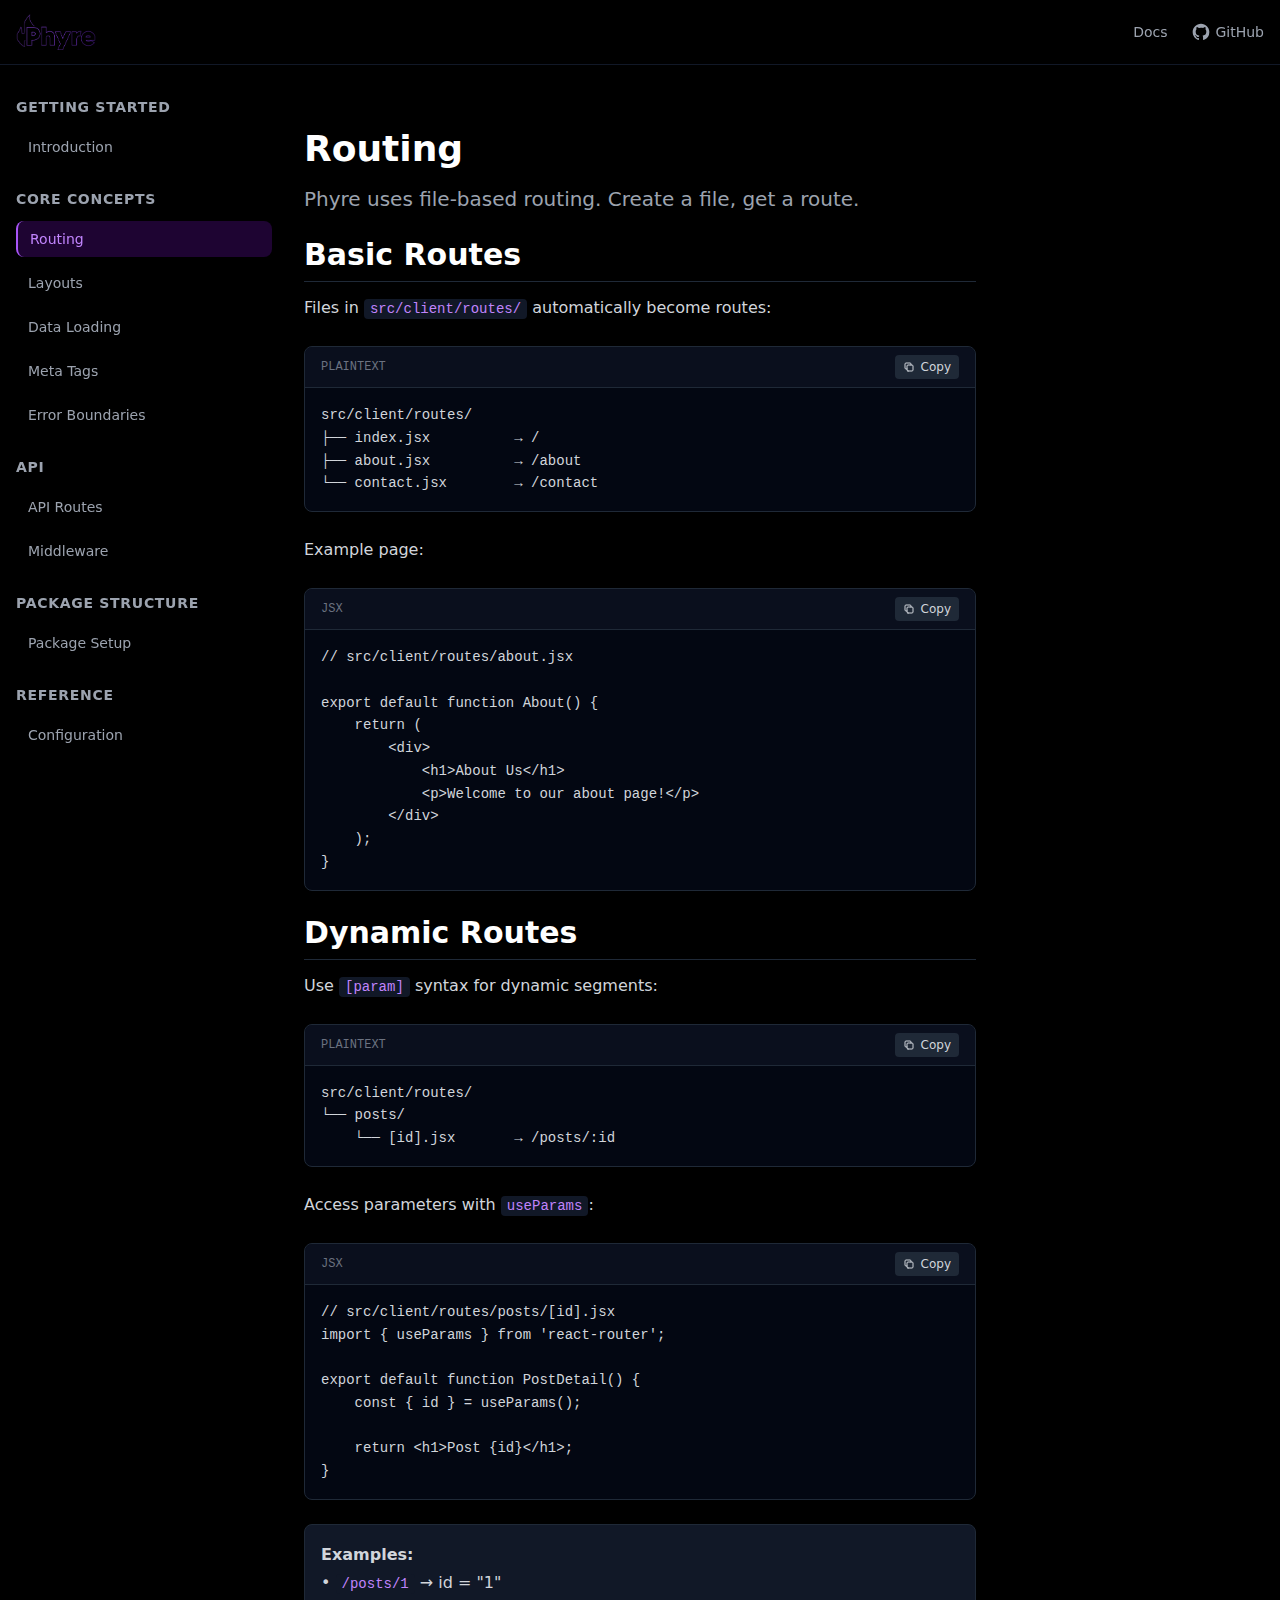
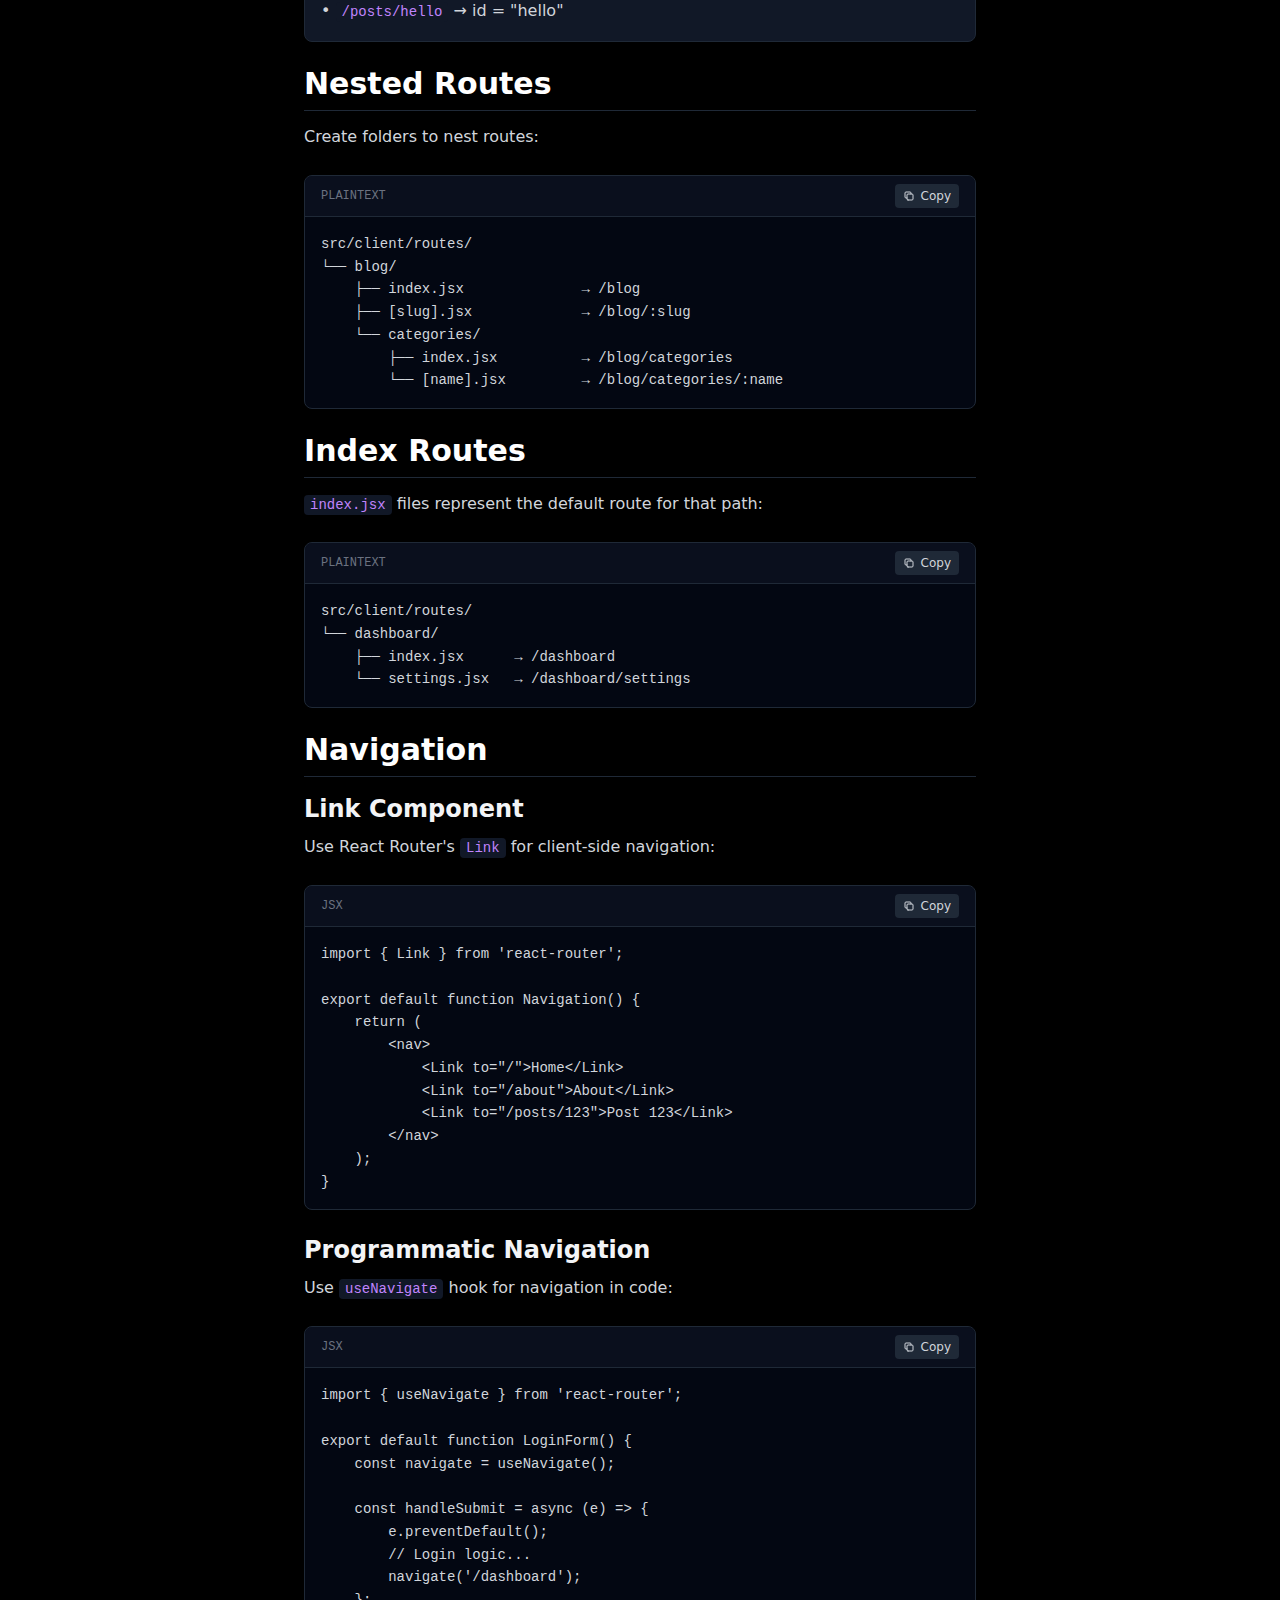
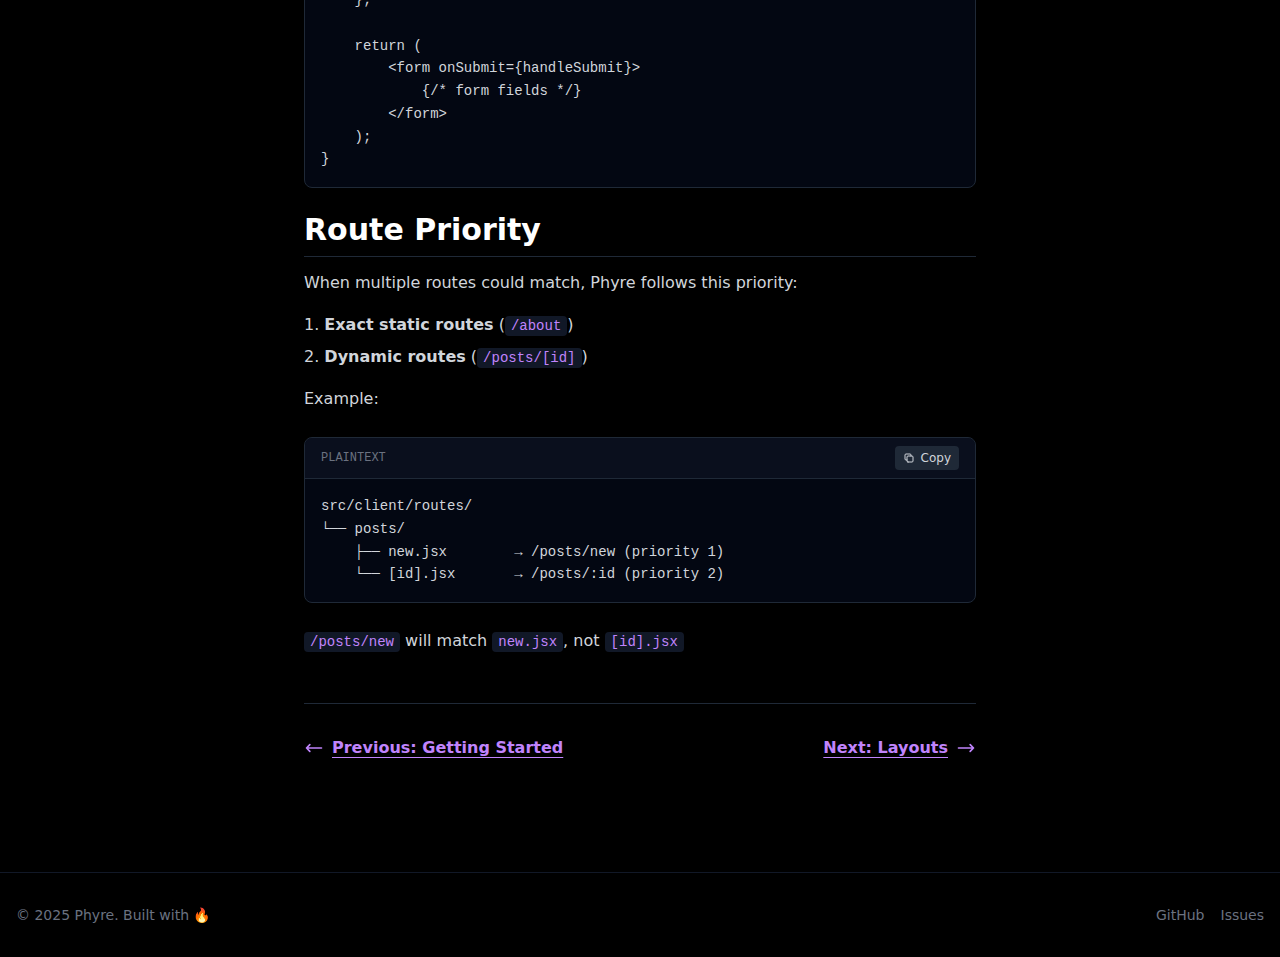
<file: docs/routing.html>
<!DOCTYPE html>
<html lang="en">
<head>
    <meta charset="UTF-8">
    <meta name="viewport" content="width=device-width, initial-scale=1.0">
    <link rel="icon" type="image/x-icon" href="../assets/phyre-icon.png">
    <title>Routing - Phyre</title>
<meta name="description" content="Learn about file-based routing in Phyre with dynamic routes and nested paths." />
<link rel="stylesheet" href="../public/index.css">
                </head>
<body>
    <div id="root"><link rel="preload" as="image" href="../assets/phyre-logo.png"/><div class="min-h-screen bg-black text-gray-100"><header class="sticky top-0 z-50 border-b border-gray-900 bg-black/80 backdrop-blur-sm"><div class="container mx-auto px-4 py-4"><div class="flex items-center justify-between"><a class="flex items-center gap-2 group" href="/phrye-documentation" data-discover="true"><div class="w-20 h-8 rounded-lg flex items-center justify-center"><img src="../assets/phyre-logo.png"/></div></a><nav class="hidden md:flex items-center gap-6"><a class="text-sm text-gray-400 hover:text-white transition-colors" href="/phrye-documentation/docs/getting-started.html" data-discover="true">Docs</a><a href="https://github.com/justkelu/phyre" target="_blank" rel="noopener noreferrer" class="text-sm text-gray-400 hover:text-white transition-colors flex items-center gap-1"><svg class="w-5 h-5" fill="currentColor" viewBox="0 0 24 24"><path fill-rule="evenodd" d="M12 2C6.477 2 2 6.484 2 12.017c0 4.425 2.865 8.18 6.839 9.504.5.092.682-.217.682-.483 0-.237-.008-.868-.013-1.703-2.782.605-3.369-1.343-3.369-1.343-.454-1.158-1.11-1.466-1.11-1.466-.908-.62.069-.608.069-.608 1.003.07 1.531 1.032 1.531 1.032.892 1.53 2.341 1.088 2.91.832.092-.647.35-1.088.636-1.338-2.22-.253-4.555-1.113-4.555-4.951 0-1.093.39-1.988 1.029-2.688-.103-.253-.446-1.272.098-2.65 0 0 .84-.27 2.75 1.026A9.564 9.564 0 0112 6.844c.85.004 1.705.115 2.504.337 1.909-1.296 2.747-1.027 2.747-1.027.546 1.379.202 2.398.1 2.651.64.7 1.028 1.595 1.028 2.688 0 3.848-2.339 4.695-4.566 4.943.359.309.678.92.678 1.855 0 1.338-.012 2.419-.012 2.747 0 .268.18.58.688.482A10.019 10.019 0 0022 12.017C22 6.484 17.522 2 12 2z" clip-rule="evenodd"></path></svg>GitHub</a></nav><button class="md:hidden p-2 text-gray-400 hover:text-white"><svg class="w-6 h-6" fill="none" viewBox="0 0 24 24" stroke="currentColor"><path stroke-linecap="round" stroke-linejoin="round" stroke-width="2" d="M4 6h16M4 12h16M4 18h16"></path></svg></button></div></div></header><div class="container mx-auto px-4 py-8"><div class="flex flex-col lg:flex-row gap-8"><aside class="w-full lg:w-64 flex-shrink-0"><nav class="sticky top-24 space-y-6"><div><h3 class="text-sm font-semibold text-gray-400 uppercase tracking-wider mb-3">Getting Started</h3><ul class="space-y-2"><li><a class="block px-3 py-2 rounded-lg text-sm transition-colors text-gray-400 hover:text-white hover:bg-gray-900" href="/phrye-documentation/docs/getting-started.html" data-discover="true">Introduction</a></li></ul></div><div><h3 class="text-sm font-semibold text-gray-400 uppercase tracking-wider mb-3">Core Concepts</h3><ul class="space-y-2"><li><a class="block px-3 py-2 rounded-lg text-sm transition-colors bg-purple-950/50 text-purple-400 font-medium border-l-2 border-purple-500" href="/phrye-documentation/docs/routing.html" data-discover="true">Routing</a></li><li><a class="block px-3 py-2 rounded-lg text-sm transition-colors text-gray-400 hover:text-white hover:bg-gray-900" href="/phrye-documentation/docs/layouts.html" data-discover="true">Layouts</a></li><li><a class="block px-3 py-2 rounded-lg text-sm transition-colors text-gray-400 hover:text-white hover:bg-gray-900" href="/phrye-documentation/docs/loaders.html" data-discover="true">Data Loading</a></li><li><a class="block px-3 py-2 rounded-lg text-sm transition-colors text-gray-400 hover:text-white hover:bg-gray-900" href="/phrye-documentation/docs/meta-tags.html" data-discover="true">Meta Tags</a></li><li><a class="block px-3 py-2 rounded-lg text-sm transition-colors text-gray-400 hover:text-white hover:bg-gray-900" href="/phrye-documentation/docs/error-boundaries.html" data-discover="true">Error Boundaries</a></li></ul></div><div><h3 class="text-sm font-semibold text-gray-400 uppercase tracking-wider mb-3">API</h3><ul class="space-y-2"><li><a class="block px-3 py-2 rounded-lg text-sm transition-colors text-gray-400 hover:text-white hover:bg-gray-900" href="/phrye-documentation/docs/api-routes.html" data-discover="true">API Routes</a></li><li><a class="block px-3 py-2 rounded-lg text-sm transition-colors text-gray-400 hover:text-white hover:bg-gray-900" href="/phrye-documentation/docs/middleware.html" data-discover="true">Middleware</a></li></ul></div><div><h3 class="text-sm font-semibold text-gray-400 uppercase tracking-wider mb-3">Package Structure</h3><ul class="space-y-2"><li><a class="block px-3 py-2 rounded-lg text-sm transition-colors text-gray-400 hover:text-white hover:bg-gray-900" href="/phrye-documentation/docs/package-setup.html" data-discover="true">Package Setup</a></li></ul></div><div><h3 class="text-sm font-semibold text-gray-400 uppercase tracking-wider mb-3">Reference</h3><ul class="space-y-2"><li><a class="block px-3 py-2 rounded-lg text-sm transition-colors text-gray-400 hover:text-white hover:bg-gray-900" href="/phrye-documentation/docs/configuration.html" data-discover="true">Configuration</a></li></ul></div></nav></aside><main class="flex-1 min-w-0"><div class="prose max-w-none"><article><h1>Routing</h1><p class="text-xl text-gray-400 mb-8">Phyre uses file-based routing. Create a file, get a route.</p><h2>Basic Routes</h2><p>Files in <code>src/client/routes/</code> automatically become routes:</p><div class="relative group my-6 rounded-lg overflow-hidden border border-gray-800 bg-gray-950"><div class="flex items-center justify-between px-4 py-2 bg-gray-900/50 border-b border-gray-800"><span class="text-xs font-mono text-gray-500 uppercase">plaintext</span><button class="flex items-center gap-1.5 px-2 py-1 text-xs bg-gray-800 hover:bg-gray-700 text-gray-300 rounded transition-colors"><svg class="w-3 h-3" fill="none" viewBox="0 0 24 24" stroke="currentColor"><path stroke-linecap="round" stroke-linejoin="round" stroke-width="2" d="M8 16H6a2 2 0 01-2-2V6a2 2 0 012-2h8a2 2 0 012 2v2m-6 12h8a2 2 0 002-2v-8a2 2 0 00-2-2h-8a2 2 0 00-2 2v8a2 2 0 002 2z"></path></svg>Copy</button></div><pre class="p-4 overflow-x-auto text-sm leading-relaxed"><div class="p-4"><code class="font-mono text-gray-300">src/client/routes/
├── index.jsx          → /
├── about.jsx          → /about
└── contact.jsx        → /contact</code></div></pre></div><p>Example page:</p><div class="relative group my-6 rounded-lg overflow-hidden border border-gray-800 bg-gray-950"><div class="flex items-center justify-between px-4 py-2 bg-gray-900/50 border-b border-gray-800"><span class="text-xs font-mono text-gray-500 uppercase">jsx</span><button class="flex items-center gap-1.5 px-2 py-1 text-xs bg-gray-800 hover:bg-gray-700 text-gray-300 rounded transition-colors"><svg class="w-3 h-3" fill="none" viewBox="0 0 24 24" stroke="currentColor"><path stroke-linecap="round" stroke-linejoin="round" stroke-width="2" d="M8 16H6a2 2 0 01-2-2V6a2 2 0 012-2h8a2 2 0 012 2v2m-6 12h8a2 2 0 002-2v-8a2 2 0 00-2-2h-8a2 2 0 00-2 2v8a2 2 0 002 2z"></path></svg>Copy</button></div><pre class="p-4 overflow-x-auto text-sm leading-relaxed"><div class="p-4"><code class="font-mono text-gray-300">// src/client/routes/about.jsx

export default function About() {
    return (
        &lt;div&gt;
            &lt;h1&gt;About Us&lt;/h1&gt;
            &lt;p&gt;Welcome to our about page!&lt;/p&gt;
        &lt;/div&gt;
    );
}</code></div></pre></div><h2>Dynamic Routes</h2><p>Use <code>[param]</code> syntax for dynamic segments:</p><div class="relative group my-6 rounded-lg overflow-hidden border border-gray-800 bg-gray-950"><div class="flex items-center justify-between px-4 py-2 bg-gray-900/50 border-b border-gray-800"><span class="text-xs font-mono text-gray-500 uppercase">plaintext</span><button class="flex items-center gap-1.5 px-2 py-1 text-xs bg-gray-800 hover:bg-gray-700 text-gray-300 rounded transition-colors"><svg class="w-3 h-3" fill="none" viewBox="0 0 24 24" stroke="currentColor"><path stroke-linecap="round" stroke-linejoin="round" stroke-width="2" d="M8 16H6a2 2 0 01-2-2V6a2 2 0 012-2h8a2 2 0 012 2v2m-6 12h8a2 2 0 002-2v-8a2 2 0 00-2-2h-8a2 2 0 00-2 2v8a2 2 0 002 2z"></path></svg>Copy</button></div><pre class="p-4 overflow-x-auto text-sm leading-relaxed"><div class="p-4"><code class="font-mono text-gray-300">src/client/routes/
└── posts/
    └── [id].jsx       → /posts/:id</code></div></pre></div><p>Access parameters with <code>useParams</code>:</p><div class="relative group my-6 rounded-lg overflow-hidden border border-gray-800 bg-gray-950"><div class="flex items-center justify-between px-4 py-2 bg-gray-900/50 border-b border-gray-800"><span class="text-xs font-mono text-gray-500 uppercase">jsx</span><button class="flex items-center gap-1.5 px-2 py-1 text-xs bg-gray-800 hover:bg-gray-700 text-gray-300 rounded transition-colors"><svg class="w-3 h-3" fill="none" viewBox="0 0 24 24" stroke="currentColor"><path stroke-linecap="round" stroke-linejoin="round" stroke-width="2" d="M8 16H6a2 2 0 01-2-2V6a2 2 0 012-2h8a2 2 0 012 2v2m-6 12h8a2 2 0 002-2v-8a2 2 0 00-2-2h-8a2 2 0 00-2 2v8a2 2 0 002 2z"></path></svg>Copy</button></div><pre class="p-4 overflow-x-auto text-sm leading-relaxed"><div class="p-4"><code class="font-mono text-gray-300">// src/client/routes/posts/[id].jsx
import { useParams } from &#x27;react-router&#x27;;

export default function PostDetail() {
    const { id } = useParams();
    
    return &lt;h1&gt;Post {id}&lt;/h1&gt;;
}</code></div></pre></div><p class="bg-gray-900 border border-gray-800 rounded-lg p-4 my-4"><strong>Examples:</strong><br/>• <code>/posts/1</code> → id = &quot;1&quot;<br/>• <code>/posts/hello</code> → id = &quot;hello&quot;</p><h2>Nested Routes</h2><p>Create folders to nest routes:</p><div class="relative group my-6 rounded-lg overflow-hidden border border-gray-800 bg-gray-950"><div class="flex items-center justify-between px-4 py-2 bg-gray-900/50 border-b border-gray-800"><span class="text-xs font-mono text-gray-500 uppercase">plaintext</span><button class="flex items-center gap-1.5 px-2 py-1 text-xs bg-gray-800 hover:bg-gray-700 text-gray-300 rounded transition-colors"><svg class="w-3 h-3" fill="none" viewBox="0 0 24 24" stroke="currentColor"><path stroke-linecap="round" stroke-linejoin="round" stroke-width="2" d="M8 16H6a2 2 0 01-2-2V6a2 2 0 012-2h8a2 2 0 012 2v2m-6 12h8a2 2 0 002-2v-8a2 2 0 00-2-2h-8a2 2 0 00-2 2v8a2 2 0 002 2z"></path></svg>Copy</button></div><pre class="p-4 overflow-x-auto text-sm leading-relaxed"><div class="p-4"><code class="font-mono text-gray-300">src/client/routes/
└── blog/
    ├── index.jsx              → /blog
    ├── [slug].jsx             → /blog/:slug
    └── categories/
        ├── index.jsx          → /blog/categories
        └── [name].jsx         → /blog/categories/:name</code></div></pre></div><h2>Index Routes</h2><p><code>index.jsx</code> files represent the default route for that path:</p><div class="relative group my-6 rounded-lg overflow-hidden border border-gray-800 bg-gray-950"><div class="flex items-center justify-between px-4 py-2 bg-gray-900/50 border-b border-gray-800"><span class="text-xs font-mono text-gray-500 uppercase">plaintext</span><button class="flex items-center gap-1.5 px-2 py-1 text-xs bg-gray-800 hover:bg-gray-700 text-gray-300 rounded transition-colors"><svg class="w-3 h-3" fill="none" viewBox="0 0 24 24" stroke="currentColor"><path stroke-linecap="round" stroke-linejoin="round" stroke-width="2" d="M8 16H6a2 2 0 01-2-2V6a2 2 0 012-2h8a2 2 0 012 2v2m-6 12h8a2 2 0 002-2v-8a2 2 0 00-2-2h-8a2 2 0 00-2 2v8a2 2 0 002 2z"></path></svg>Copy</button></div><pre class="p-4 overflow-x-auto text-sm leading-relaxed"><div class="p-4"><code class="font-mono text-gray-300">src/client/routes/
└── dashboard/
    ├── index.jsx      → /dashboard
    └── settings.jsx   → /dashboard/settings</code></div></pre></div><h2>Navigation</h2><h3>Link Component</h3><p>Use React Router&#x27;s <code>Link</code> for client-side navigation:</p><div class="relative group my-6 rounded-lg overflow-hidden border border-gray-800 bg-gray-950"><div class="flex items-center justify-between px-4 py-2 bg-gray-900/50 border-b border-gray-800"><span class="text-xs font-mono text-gray-500 uppercase">jsx</span><button class="flex items-center gap-1.5 px-2 py-1 text-xs bg-gray-800 hover:bg-gray-700 text-gray-300 rounded transition-colors"><svg class="w-3 h-3" fill="none" viewBox="0 0 24 24" stroke="currentColor"><path stroke-linecap="round" stroke-linejoin="round" stroke-width="2" d="M8 16H6a2 2 0 01-2-2V6a2 2 0 012-2h8a2 2 0 012 2v2m-6 12h8a2 2 0 002-2v-8a2 2 0 00-2-2h-8a2 2 0 00-2 2v8a2 2 0 002 2z"></path></svg>Copy</button></div><pre class="p-4 overflow-x-auto text-sm leading-relaxed"><div class="p-4"><code class="font-mono text-gray-300">import { Link } from &#x27;react-router&#x27;;

export default function Navigation() {
    return (
        &lt;nav&gt;
            &lt;Link to=&quot;/&quot;&gt;Home&lt;/Link&gt;
            &lt;Link to=&quot;/about&quot;&gt;About&lt;/Link&gt;
            &lt;Link to=&quot;/posts/123&quot;&gt;Post 123&lt;/Link&gt;
        &lt;/nav&gt;
    );
}</code></div></pre></div><h3>Programmatic Navigation</h3><p>Use <code>useNavigate</code> hook for navigation in code:</p><div class="relative group my-6 rounded-lg overflow-hidden border border-gray-800 bg-gray-950"><div class="flex items-center justify-between px-4 py-2 bg-gray-900/50 border-b border-gray-800"><span class="text-xs font-mono text-gray-500 uppercase">jsx</span><button class="flex items-center gap-1.5 px-2 py-1 text-xs bg-gray-800 hover:bg-gray-700 text-gray-300 rounded transition-colors"><svg class="w-3 h-3" fill="none" viewBox="0 0 24 24" stroke="currentColor"><path stroke-linecap="round" stroke-linejoin="round" stroke-width="2" d="M8 16H6a2 2 0 01-2-2V6a2 2 0 012-2h8a2 2 0 012 2v2m-6 12h8a2 2 0 002-2v-8a2 2 0 00-2-2h-8a2 2 0 00-2 2v8a2 2 0 002 2z"></path></svg>Copy</button></div><pre class="p-4 overflow-x-auto text-sm leading-relaxed"><div class="p-4"><code class="font-mono text-gray-300">import { useNavigate } from &#x27;react-router&#x27;;

export default function LoginForm() {
    const navigate = useNavigate();
    
    const handleSubmit = async (e) =&gt; {
        e.preventDefault();
        // Login logic...
        navigate(&#x27;/dashboard&#x27;);
    };
    
    return (
        &lt;form onSubmit={handleSubmit}&gt;
            {/* form fields */}
        &lt;/form&gt;
    );
}</code></div></pre></div><h2>Route Priority</h2><p>When multiple routes could match, Phyre follows this priority:</p><ol><li><strong>Exact static routes</strong> (<code>/about</code>)</li><li><strong>Dynamic routes</strong> (<code>/posts/[id]</code>)</li></ol><p>Example:</p><div class="relative group my-6 rounded-lg overflow-hidden border border-gray-800 bg-gray-950"><div class="flex items-center justify-between px-4 py-2 bg-gray-900/50 border-b border-gray-800"><span class="text-xs font-mono text-gray-500 uppercase">plaintext</span><button class="flex items-center gap-1.5 px-2 py-1 text-xs bg-gray-800 hover:bg-gray-700 text-gray-300 rounded transition-colors"><svg class="w-3 h-3" fill="none" viewBox="0 0 24 24" stroke="currentColor"><path stroke-linecap="round" stroke-linejoin="round" stroke-width="2" d="M8 16H6a2 2 0 01-2-2V6a2 2 0 012-2h8a2 2 0 012 2v2m-6 12h8a2 2 0 002-2v-8a2 2 0 00-2-2h-8a2 2 0 00-2 2v8a2 2 0 002 2z"></path></svg>Copy</button></div><pre class="p-4 overflow-x-auto text-sm leading-relaxed"><div class="p-4"><code class="font-mono text-gray-300">src/client/routes/
└── posts/
    ├── new.jsx        → /posts/new (priority 1)
    └── [id].jsx       → /posts/:id (priority 2)</code></div></pre></div><p><code>/posts/new</code> will match <code>new.jsx</code>, not <code>[id].jsx</code></p><div class="flex items-center justify-between mt-12 pt-8 border-t border-gray-800"><a class="flex items-center gap-2 text-purple-400 hover:text-purple-300 font-semibold" href="/phrye-documentation/docs/getting-started.html" data-discover="true"><svg class="w-5 h-5" fill="none" viewBox="0 0 24 24" stroke="currentColor"><path stroke-linecap="round" stroke-linejoin="round" stroke-width="2" d="M7 16l-4-4m0 0l4-4m-4 4h18"></path></svg>Previous: Getting Started</a><a class="flex items-center gap-2 text-purple-400 hover:text-purple-300 font-semibold" href="/phrye-documentation/docs/layouts.html" data-discover="true">Next: Layouts<svg class="w-5 h-5" fill="none" viewBox="0 0 24 24" stroke="currentColor"><path stroke-linecap="round" stroke-linejoin="round" stroke-width="2" d="M17 8l4 4m0 0l-4 4m4-4H3"></path></svg></a></div></article></div></main><aside class="hidden xl:block w-64 flex-shrink-0"><div class="sticky top-24"><h3 class="text-sm font-semibold text-gray-400 uppercase tracking-wider mb-3"></h3><div class="text-sm text-gray-500"></div></div></aside></div></div><footer class="border-t border-gray-900 mt-20"><div class="container mx-auto px-4 py-8"><div class="flex flex-col md:flex-row items-center justify-between gap-4"><p class="text-sm text-gray-500">© <!-- -->2025<!-- --> Phyre. Built with 🔥</p><div class="flex items-center gap-4 text-sm text-gray-500"><a href="https://github.com/justkelu/phyre" class="hover:text-purple-400 transition-colors">GitHub</a><a href="https://github.com/justkelu/phyre/issues" class="hover:text-purple-400 transition-colors">Issues</a></div></div></div></footer></div></div>

                
                </body>
</html>
</file>
<file: public/index.css>
/* app/styles.css */
*,
::before,
::after {
  --tw-border-spacing-x: 0;
  --tw-border-spacing-y: 0;
  --tw-translate-x: 0;
  --tw-translate-y: 0;
  --tw-rotate: 0;
  --tw-skew-x: 0;
  --tw-skew-y: 0;
  --tw-scale-x: 1;
  --tw-scale-y: 1;
  --tw-pan-x: ;
  --tw-pan-y: ;
  --tw-pinch-zoom: ;
  --tw-scroll-snap-strictness: proximity;
  --tw-gradient-from-position: ;
  --tw-gradient-via-position: ;
  --tw-gradient-to-position: ;
  --tw-ordinal: ;
  --tw-slashed-zero: ;
  --tw-numeric-figure: ;
  --tw-numeric-spacing: ;
  --tw-numeric-fraction: ;
  --tw-ring-inset: ;
  --tw-ring-offset-width: 0px;
  --tw-ring-offset-color: #fff;
  --tw-ring-color: rgb(59 130 246 / 0.5);
  --tw-ring-offset-shadow: 0 0 #0000;
  --tw-ring-shadow: 0 0 #0000;
  --tw-shadow: 0 0 #0000;
  --tw-shadow-colored: 0 0 #0000;
  --tw-blur: ;
  --tw-brightness: ;
  --tw-contrast: ;
  --tw-grayscale: ;
  --tw-hue-rotate: ;
  --tw-invert: ;
  --tw-saturate: ;
  --tw-sepia: ;
  --tw-drop-shadow: ;
  --tw-backdrop-blur: ;
  --tw-backdrop-brightness: ;
  --tw-backdrop-contrast: ;
  --tw-backdrop-grayscale: ;
  --tw-backdrop-hue-rotate: ;
  --tw-backdrop-invert: ;
  --tw-backdrop-opacity: ;
  --tw-backdrop-saturate: ;
  --tw-backdrop-sepia: ;
  --tw-contain-size: ;
  --tw-contain-layout: ;
  --tw-contain-paint: ;
  --tw-contain-style: ;
}
::backdrop {
  --tw-border-spacing-x: 0;
  --tw-border-spacing-y: 0;
  --tw-translate-x: 0;
  --tw-translate-y: 0;
  --tw-rotate: 0;
  --tw-skew-x: 0;
  --tw-skew-y: 0;
  --tw-scale-x: 1;
  --tw-scale-y: 1;
  --tw-pan-x: ;
  --tw-pan-y: ;
  --tw-pinch-zoom: ;
  --tw-scroll-snap-strictness: proximity;
  --tw-gradient-from-position: ;
  --tw-gradient-via-position: ;
  --tw-gradient-to-position: ;
  --tw-ordinal: ;
  --tw-slashed-zero: ;
  --tw-numeric-figure: ;
  --tw-numeric-spacing: ;
  --tw-numeric-fraction: ;
  --tw-ring-inset: ;
  --tw-ring-offset-width: 0px;
  --tw-ring-offset-color: #fff;
  --tw-ring-color: rgb(59 130 246 / 0.5);
  --tw-ring-offset-shadow: 0 0 #0000;
  --tw-ring-shadow: 0 0 #0000;
  --tw-shadow: 0 0 #0000;
  --tw-shadow-colored: 0 0 #0000;
  --tw-blur: ;
  --tw-brightness: ;
  --tw-contrast: ;
  --tw-grayscale: ;
  --tw-hue-rotate: ;
  --tw-invert: ;
  --tw-saturate: ;
  --tw-sepia: ;
  --tw-drop-shadow: ;
  --tw-backdrop-blur: ;
  --tw-backdrop-brightness: ;
  --tw-backdrop-contrast: ;
  --tw-backdrop-grayscale: ;
  --tw-backdrop-hue-rotate: ;
  --tw-backdrop-invert: ;
  --tw-backdrop-opacity: ;
  --tw-backdrop-saturate: ;
  --tw-backdrop-sepia: ;
  --tw-contain-size: ;
  --tw-contain-layout: ;
  --tw-contain-paint: ;
  --tw-contain-style: ;
}
*,
::before,
::after {
  box-sizing: border-box;
  border-width: 0;
  border-style: solid;
  border-color: #e5e7eb;
}
::before,
::after {
  --tw-content: "";
}
html,
:host {
  line-height: 1.5;
  -webkit-text-size-adjust: 100%;
  -moz-tab-size: 4;
  -o-tab-size: 4;
  tab-size: 4;
  font-family:
    ui-sans-serif,
    system-ui,
    sans-serif,
    "Apple Color Emoji",
    "Segoe UI Emoji",
    "Segoe UI Symbol",
    "Noto Color Emoji";
  font-feature-settings: normal;
  font-variation-settings: normal;
  -webkit-tap-highlight-color: transparent;
}
body {
  margin: 0;
  line-height: inherit;
}
hr {
  height: 0;
  color: inherit;
  border-top-width: 1px;
}
abbr:where([title]) {
  -webkit-text-decoration: underline dotted;
  text-decoration: underline dotted;
}
h1,
h2,
h3,
h4,
h5,
h6 {
  font-size: inherit;
  font-weight: inherit;
}
a {
  color: inherit;
  text-decoration: inherit;
}
b,
strong {
  font-weight: bolder;
}
code,
kbd,
samp,
pre {
  font-family:
    ui-monospace,
    SFMono-Regular,
    Menlo,
    Monaco,
    Consolas,
    "Liberation Mono",
    "Courier New",
    monospace;
  font-feature-settings: normal;
  font-variation-settings: normal;
  font-size: 1em;
}
small {
  font-size: 80%;
}
sub,
sup {
  font-size: 75%;
  line-height: 0;
  position: relative;
  vertical-align: baseline;
}
sub {
  bottom: -0.25em;
}
sup {
  top: -0.5em;
}
table {
  text-indent: 0;
  border-color: inherit;
  border-collapse: collapse;
}
button,
input,
optgroup,
select,
textarea {
  font-family: inherit;
  font-feature-settings: inherit;
  font-variation-settings: inherit;
  font-size: 100%;
  font-weight: inherit;
  line-height: inherit;
  letter-spacing: inherit;
  color: inherit;
  margin: 0;
  padding: 0;
}
button,
select {
  text-transform: none;
}
button,
input:where([type=button]),
input:where([type=reset]),
input:where([type=submit]) {
  -webkit-appearance: button;
  background-color: transparent;
  background-image: none;
}
:-moz-focusring {
  outline: auto;
}
:-moz-ui-invalid {
  box-shadow: none;
}
progress {
  vertical-align: baseline;
}
::-webkit-inner-spin-button,
::-webkit-outer-spin-button {
  height: auto;
}
[type=search] {
  -webkit-appearance: textfield;
  outline-offset: -2px;
}
::-webkit-search-decoration {
  -webkit-appearance: none;
}
::-webkit-file-upload-button {
  -webkit-appearance: button;
  font: inherit;
}
summary {
  display: list-item;
}
blockquote,
dl,
dd,
h1,
h2,
h3,
h4,
h5,
h6,
hr,
figure,
p,
pre {
  margin: 0;
}
fieldset {
  margin: 0;
  padding: 0;
}
legend {
  padding: 0;
}
ol,
ul,
menu {
  list-style: none;
  margin: 0;
  padding: 0;
}
dialog {
  padding: 0;
}
textarea {
  resize: vertical;
}
input::-moz-placeholder,
textarea::-moz-placeholder {
  opacity: 1;
  color: #9ca3af;
}
input::placeholder,
textarea::placeholder {
  opacity: 1;
  color: #9ca3af;
}
button,
[role=button] {
  cursor: pointer;
}
:disabled {
  cursor: default;
}
img,
svg,
video,
canvas,
audio,
iframe,
embed,
object {
  display: block;
  vertical-align: middle;
}
img,
video {
  max-width: 100%;
  height: auto;
}
[hidden]:where(:not([hidden=until-found])) {
  display: none;
}
body {
  --tw-bg-opacity: 1;
  background-color: rgb(0 0 0 / var(--tw-bg-opacity, 1));
  --tw-text-opacity: 1;
  color: rgb(243 244 246 / var(--tw-text-opacity, 1));
  -webkit-font-smoothing: antialiased;
  -moz-osx-font-smoothing: grayscale;
}
::-webkit-scrollbar {
  width: 8px;
  height: 8px;
}
::-webkit-scrollbar-track {
  --tw-bg-opacity: 1;
  background-color: rgb(3 7 18 / var(--tw-bg-opacity, 1));
}
::-webkit-scrollbar-thumb {
  border-radius: 9999px;
  --tw-bg-opacity: 1;
  background-color: rgb(88 28 135 / var(--tw-bg-opacity, 1));
}
::-webkit-scrollbar-thumb:hover {
  --tw-bg-opacity: 1;
  background-color: rgb(126 34 206 / var(--tw-bg-opacity, 1));
}
.container {
  width: 100%;
}
@media (min-width: 640px) {
  .container {
    max-width: 640px;
  }
}
@media (min-width: 768px) {
  .container {
    max-width: 768px;
  }
}
@media (min-width: 1024px) {
  .container {
    max-width: 1024px;
  }
}
@media (min-width: 1280px) {
  .container {
    max-width: 1280px;
  }
}
@media (min-width: 1536px) {
  .container {
    max-width: 1536px;
  }
}
.prose {
  max-width: none;
  --tw-text-opacity: 1;
  color: rgb(209 213 219 / var(--tw-text-opacity, 1));
}
.prose h1 {
  margin-bottom: 1rem;
  margin-top: 2rem;
  font-size: 2.25rem;
  line-height: 2.5rem;
  font-weight: 700;
  --tw-text-opacity: 1;
  color: rgb(255 255 255 / var(--tw-text-opacity, 1));
}
.prose h2 {
  margin-bottom: 0.75rem;
  margin-top: 1.5rem;
  border-bottom-width: 1px;
  --tw-border-opacity: 1;
  border-color: rgb(31 41 55 / var(--tw-border-opacity, 1));
  padding-bottom: 0.5rem;
  font-size: 1.875rem;
  line-height: 2.25rem;
  font-weight: 700;
  --tw-text-opacity: 1;
  color: rgb(255 255 255 / var(--tw-text-opacity, 1));
}
.prose h3 {
  margin-bottom: 0.5rem;
  margin-top: 1rem;
  font-size: 1.5rem;
  line-height: 2rem;
  font-weight: 600;
  --tw-text-opacity: 1;
  color: rgb(243 244 246 / var(--tw-text-opacity, 1));
}
.prose p {
  margin-bottom: 1rem;
  line-height: 1.75rem;
}
.prose code {
  border-radius: 0.25rem;
  --tw-bg-opacity: 1;
  background-color: rgb(17 24 39 / var(--tw-bg-opacity, 1));
  padding-left: 0.375rem;
  padding-right: 0.375rem;
  padding-top: 0.125rem;
  padding-bottom: 0.125rem;
  font-family:
    ui-monospace,
    SFMono-Regular,
    Menlo,
    Monaco,
    Consolas,
    "Liberation Mono",
    "Courier New",
    monospace;
  font-size: 0.875rem;
  line-height: 1.25rem;
  --tw-text-opacity: 1;
  color: rgb(192 132 252 / var(--tw-text-opacity, 1));
}
.prose pre {
  margin: 0px;
  background-color: transparent;
  padding: 0px;
}
.prose pre code {
  background-color: transparent;
  padding: 0px;
  --tw-text-opacity: 1;
  color: rgb(209 213 219 / var(--tw-text-opacity, 1));
}
.prose ul {
  margin-bottom: 1rem;
  list-style-position: inside;
  list-style-type: disc;
}
.prose ul > :not([hidden]) ~ :not([hidden]) {
  --tw-space-y-reverse: 0;
  margin-top: calc(0.5rem * calc(1 - var(--tw-space-y-reverse)));
  margin-bottom: calc(0.5rem * var(--tw-space-y-reverse));
}
.prose ol {
  margin-bottom: 1rem;
  list-style-position: inside;
  list-style-type: decimal;
}
.prose ol > :not([hidden]) ~ :not([hidden]) {
  --tw-space-y-reverse: 0;
  margin-top: calc(0.5rem * calc(1 - var(--tw-space-y-reverse)));
  margin-bottom: calc(0.5rem * var(--tw-space-y-reverse));
}
.prose a {
  --tw-text-opacity: 1;
  color: rgb(192 132 252 / var(--tw-text-opacity, 1));
  text-decoration-line: underline;
  text-underline-offset: 4px;
}
.prose a:hover {
  --tw-text-opacity: 1;
  color: rgb(216 180 254 / var(--tw-text-opacity, 1));
}
.prose table {
  margin-bottom: 1rem;
  width: 100%;
  border-collapse: collapse;
}
.prose th {
  border-width: 1px;
  --tw-border-opacity: 1;
  border-color: rgb(31 41 55 / var(--tw-border-opacity, 1));
  --tw-bg-opacity: 1;
  background-color: rgb(17 24 39 / var(--tw-bg-opacity, 1));
  padding: 0.75rem;
  text-align: left;
  font-weight: 600;
}
.prose td {
  border-width: 1px;
  --tw-border-opacity: 1;
  border-color: rgb(31 41 55 / var(--tw-border-opacity, 1));
  padding: 0.75rem;
}
.prose blockquote {
  margin-top: 1rem;
  margin-bottom: 1rem;
  border-left-width: 4px;
  --tw-border-opacity: 1;
  border-color: rgb(168 85 247 / var(--tw-border-opacity, 1));
  padding-left: 1rem;
  font-style: italic;
  --tw-text-opacity: 1;
  color: rgb(156 163 175 / var(--tw-text-opacity, 1));
}
.visible {
  visibility: visible;
}
.static {
  position: static;
}
.absolute {
  position: absolute;
}
.relative {
  position: relative;
}
.sticky {
  position: sticky;
}
.inset-0 {
  inset: 0px;
}
.top-0 {
  top: 0px;
}
.top-24 {
  top: 6rem;
}
.z-50 {
  z-index: 50;
}
.mx-auto {
  margin-left: auto;
  margin-right: auto;
}
.my-4 {
  margin-top: 1rem;
  margin-bottom: 1rem;
}
.my-6 {
  margin-top: 1.5rem;
  margin-bottom: 1.5rem;
}
.mb-12 {
  margin-bottom: 3rem;
}
.mb-16 {
  margin-bottom: 4rem;
}
.mb-2 {
  margin-bottom: 0.5rem;
}
.mb-3 {
  margin-bottom: 0.75rem;
}
.mb-4 {
  margin-bottom: 1rem;
}
.mb-6 {
  margin-bottom: 1.5rem;
}
.mb-8 {
  margin-bottom: 2rem;
}
.mt-12 {
  margin-top: 3rem;
}
.mt-16 {
  margin-top: 4rem;
}
.mt-20 {
  margin-top: 5rem;
}
.block {
  display: block;
}
.inline-block {
  display: inline-block;
}
.flex {
  display: flex;
}
.inline-flex {
  display: inline-flex;
}
.table {
  display: table;
}
.grid {
  display: grid;
}
.hidden {
  display: none;
}
.h-12 {
  height: 3rem;
}
.h-2 {
  height: 0.5rem;
}
.h-3 {
  height: 0.75rem;
}
.h-5 {
  height: 1.25rem;
}
.h-6 {
  height: 1.5rem;
}
.h-8 {
  height: 2rem;
}
.min-h-screen {
  min-height: 100vh;
}
.w-12 {
  width: 3rem;
}
.w-2 {
  width: 0.5rem;
}
.w-20 {
  width: 5rem;
}
.w-3 {
  width: 0.75rem;
}
.w-5 {
  width: 1.25rem;
}
.w-6 {
  width: 1.5rem;
}
.w-64 {
  width: 16rem;
}
.w-8 {
  width: 2rem;
}
.w-full {
  width: 100%;
}
.min-w-0 {
  min-width: 0px;
}
.max-w-2xl {
  max-width: 42rem;
}
.max-w-4xl {
  max-width: 56rem;
}
.max-w-6xl {
  max-width: 72rem;
}
.max-w-md {
  max-width: 28rem;
}
.max-w-none {
  max-width: none;
}
.flex-1 {
  flex: 1 1 0%;
}
.flex-shrink-0 {
  flex-shrink: 0;
}
@keyframes pulse {
  50% {
    opacity: .5;
  }
}
.animate-pulse {
  animation: pulse 2s cubic-bezier(0.4, 0, 0.6, 1) infinite;
}
.flex-col {
  flex-direction: column;
}
.items-center {
  align-items: center;
}
.justify-center {
  justify-content: center;
}
.justify-between {
  justify-content: space-between;
}
.gap-1 {
  gap: 0.25rem;
}
.gap-1\.5 {
  gap: 0.375rem;
}
.gap-2 {
  gap: 0.5rem;
}
.gap-4 {
  gap: 1rem;
}
.gap-6 {
  gap: 1.5rem;
}
.gap-8 {
  gap: 2rem;
}
.space-y-2 > :not([hidden]) ~ :not([hidden]) {
  --tw-space-y-reverse: 0;
  margin-top: calc(0.5rem * calc(1 - var(--tw-space-y-reverse)));
  margin-bottom: calc(0.5rem * var(--tw-space-y-reverse));
}
.space-y-6 > :not([hidden]) ~ :not([hidden]) {
  --tw-space-y-reverse: 0;
  margin-top: calc(1.5rem * calc(1 - var(--tw-space-y-reverse)));
  margin-bottom: calc(1.5rem * var(--tw-space-y-reverse));
}
.overflow-hidden {
  overflow: hidden;
}
.overflow-x-auto {
  overflow-x: auto;
}
.rounded {
  border-radius: 0.25rem;
}
.rounded-2xl {
  border-radius: 1rem;
}
.rounded-full {
  border-radius: 9999px;
}
.rounded-lg {
  border-radius: 0.5rem;
}
.border {
  border-width: 1px;
}
.border-2 {
  border-width: 2px;
}
.border-b {
  border-bottom-width: 1px;
}
.border-l-2 {
  border-left-width: 2px;
}
.border-t {
  border-top-width: 1px;
}
.border-gray-800 {
  --tw-border-opacity: 1;
  border-color: rgb(31 41 55 / var(--tw-border-opacity, 1));
}
.border-gray-900 {
  --tw-border-opacity: 1;
  border-color: rgb(17 24 39 / var(--tw-border-opacity, 1));
}
.border-purple-500 {
  --tw-border-opacity: 1;
  border-color: rgb(168 85 247 / var(--tw-border-opacity, 1));
}
.border-purple-600 {
  --tw-border-opacity: 1;
  border-color: rgb(147 51 234 / var(--tw-border-opacity, 1));
}
.border-purple-900\/50 {
  border-color: rgb(88 28 135 / 0.5);
}
.border-zinc-700 {
  --tw-border-opacity: 1;
  border-color: rgb(63 63 70 / var(--tw-border-opacity, 1));
}
.bg-black {
  --tw-bg-opacity: 1;
  background-color: rgb(0 0 0 / var(--tw-bg-opacity, 1));
}
.bg-black\/80 {
  background-color: rgb(0 0 0 / 0.8);
}
.bg-gray-800 {
  --tw-bg-opacity: 1;
  background-color: rgb(31 41 55 / var(--tw-bg-opacity, 1));
}
.bg-gray-900 {
  --tw-bg-opacity: 1;
  background-color: rgb(17 24 39 / var(--tw-bg-opacity, 1));
}
.bg-gray-900\/50 {
  background-color: rgb(17 24 39 / 0.5);
}
.bg-gray-950 {
  --tw-bg-opacity: 1;
  background-color: rgb(3 7 18 / var(--tw-bg-opacity, 1));
}
.bg-purple-500 {
  --tw-bg-opacity: 1;
  background-color: rgb(168 85 247 / var(--tw-bg-opacity, 1));
}
.bg-purple-600 {
  --tw-bg-opacity: 1;
  background-color: rgb(147 51 234 / var(--tw-bg-opacity, 1));
}
.bg-purple-600\/20 {
  background-color: rgb(147 51 234 / 0.2);
}
.bg-purple-950\/20 {
  background-color: rgb(59 7 100 / 0.2);
}
.bg-purple-950\/50 {
  background-color: rgb(59 7 100 / 0.5);
}
.bg-transparent {
  background-color: transparent;
}
.bg-zinc-950 {
  --tw-bg-opacity: 1;
  background-color: rgb(9 9 11 / var(--tw-bg-opacity, 1));
}
.bg-gradient-to-b {
  background-image: linear-gradient(to bottom, var(--tw-gradient-stops));
}
.bg-gradient-to-br {
  background-image: linear-gradient(to bottom right, var(--tw-gradient-stops));
}
.bg-gradient-to-r {
  background-image: linear-gradient(to right, var(--tw-gradient-stops));
}
.from-purple-400 {
  --tw-gradient-from: #c084fc var(--tw-gradient-from-position);
  --tw-gradient-to: rgb(192 132 252 / 0) var(--tw-gradient-to-position);
  --tw-gradient-stops: var(--tw-gradient-from), var(--tw-gradient-to);
}
.from-purple-500 {
  --tw-gradient-from: #a855f7 var(--tw-gradient-from-position);
  --tw-gradient-to: rgb(168 85 247 / 0) var(--tw-gradient-to-position);
  --tw-gradient-stops: var(--tw-gradient-from), var(--tw-gradient-to);
}
.from-purple-600 {
  --tw-gradient-from: #9333ea var(--tw-gradient-from-position);
  --tw-gradient-to: rgb(147 51 234 / 0) var(--tw-gradient-to-position);
  --tw-gradient-stops: var(--tw-gradient-from), var(--tw-gradient-to);
}
.from-purple-950\/20 {
  --tw-gradient-from: rgb(59 7 100 / 0.2) var(--tw-gradient-from-position);
  --tw-gradient-to: rgb(59 7 100 / 0) var(--tw-gradient-to-position);
  --tw-gradient-stops: var(--tw-gradient-from), var(--tw-gradient-to);
}
.from-purple-950\/50 {
  --tw-gradient-from: rgb(59 7 100 / 0.5) var(--tw-gradient-from-position);
  --tw-gradient-to: rgb(59 7 100 / 0) var(--tw-gradient-to-position);
  --tw-gradient-stops: var(--tw-gradient-from), var(--tw-gradient-to);
}
.from-white {
  --tw-gradient-from: #fff var(--tw-gradient-from-position);
  --tw-gradient-to: rgb(255 255 255 / 0) var(--tw-gradient-to-position);
  --tw-gradient-stops: var(--tw-gradient-from), var(--tw-gradient-to);
}
.via-black {
  --tw-gradient-to: rgb(0 0 0 / 0) var(--tw-gradient-to-position);
  --tw-gradient-stops:
    var(--tw-gradient-from),
    #000 var(--tw-gradient-via-position),
    var(--tw-gradient-to);
}
.via-fuchsia-400 {
  --tw-gradient-to: rgb(232 121 249 / 0) var(--tw-gradient-to-position);
  --tw-gradient-stops:
    var(--tw-gradient-from),
    #e879f9 var(--tw-gradient-via-position),
    var(--tw-gradient-to);
}
.via-purple-200 {
  --tw-gradient-to: rgb(233 213 255 / 0) var(--tw-gradient-to-position);
  --tw-gradient-stops:
    var(--tw-gradient-from),
    #e9d5ff var(--tw-gradient-via-position),
    var(--tw-gradient-to);
}
.to-black {
  --tw-gradient-to: #000 var(--tw-gradient-to-position);
}
.to-fuchsia-300 {
  --tw-gradient-to: #f0abfc var(--tw-gradient-to-position);
}
.to-fuchsia-400 {
  --tw-gradient-to: #e879f9 var(--tw-gradient-to-position);
}
.to-fuchsia-600 {
  --tw-gradient-to: #c026d3 var(--tw-gradient-to-position);
}
.to-fuchsia-950\/50 {
  --tw-gradient-to: rgb(74 4 78 / 0.5) var(--tw-gradient-to-position);
}
.to-pink-400 {
  --tw-gradient-to: #f472b6 var(--tw-gradient-to-position);
}
.to-purple-200 {
  --tw-gradient-to: #e9d5ff var(--tw-gradient-to-position);
}
.to-purple-900 {
  --tw-gradient-to: #581c87 var(--tw-gradient-to-position);
}
.bg-clip-text {
  -webkit-background-clip: text;
  background-clip: text;
}
.p-12 {
  padding: 3rem;
}
.p-2 {
  padding: 0.5rem;
}
.p-4 {
  padding: 1rem;
}
.p-5 {
  padding: 1.25rem;
}
.p-6 {
  padding: 1.5rem;
}
.px-2 {
  padding-left: 0.5rem;
  padding-right: 0.5rem;
}
.px-3 {
  padding-left: 0.75rem;
  padding-right: 0.75rem;
}
.px-4 {
  padding-left: 1rem;
  padding-right: 1rem;
}
.px-6 {
  padding-left: 1.5rem;
  padding-right: 1.5rem;
}
.px-8 {
  padding-left: 2rem;
  padding-right: 2rem;
}
.py-1 {
  padding-top: 0.25rem;
  padding-bottom: 0.25rem;
}
.py-2 {
  padding-top: 0.5rem;
  padding-bottom: 0.5rem;
}
.py-20 {
  padding-top: 5rem;
  padding-bottom: 5rem;
}
.py-3 {
  padding-top: 0.75rem;
  padding-bottom: 0.75rem;
}
.py-4 {
  padding-top: 1rem;
  padding-bottom: 1rem;
}
.py-8 {
  padding-top: 2rem;
  padding-bottom: 2rem;
}
.pt-8 {
  padding-top: 2rem;
}
.text-left {
  text-align: left;
}
.text-center {
  text-align: center;
}
.font-mono {
  font-family:
    ui-monospace,
    SFMono-Regular,
    Menlo,
    Monaco,
    Consolas,
    "Liberation Mono",
    "Courier New",
    monospace;
}
.text-2xl {
  font-size: 1.5rem;
  line-height: 2rem;
}
.text-3xl {
  font-size: 1.875rem;
  line-height: 2.25rem;
}
.text-4xl {
  font-size: 2.25rem;
  line-height: 2.5rem;
}
.text-5xl {
  font-size: 3rem;
  line-height: 1;
}
.text-6xl {
  font-size: 3.75rem;
  line-height: 1;
}
.text-\[12rem\] {
  font-size: 12rem;
}
.text-lg {
  font-size: 1.125rem;
  line-height: 1.75rem;
}
.text-sm {
  font-size: 0.875rem;
  line-height: 1.25rem;
}
.text-xl {
  font-size: 1.25rem;
  line-height: 1.75rem;
}
.text-xs {
  font-size: 0.75rem;
  line-height: 1rem;
}
.font-bold {
  font-weight: 700;
}
.font-medium {
  font-weight: 500;
}
.font-semibold {
  font-weight: 600;
}
.uppercase {
  text-transform: uppercase;
}
.leading-none {
  line-height: 1;
}
.leading-relaxed {
  line-height: 1.625;
}
.tracking-wider {
  letter-spacing: 0.05em;
}
.text-gray-100 {
  --tw-text-opacity: 1;
  color: rgb(243 244 246 / var(--tw-text-opacity, 1));
}
.text-gray-300 {
  --tw-text-opacity: 1;
  color: rgb(209 213 219 / var(--tw-text-opacity, 1));
}
.text-gray-400 {
  --tw-text-opacity: 1;
  color: rgb(156 163 175 / var(--tw-text-opacity, 1));
}
.text-gray-500 {
  --tw-text-opacity: 1;
  color: rgb(107 114 128 / var(--tw-text-opacity, 1));
}
.text-purple-300 {
  --tw-text-opacity: 1;
  color: rgb(216 180 254 / var(--tw-text-opacity, 1));
}
.text-purple-400 {
  --tw-text-opacity: 1;
  color: rgb(192 132 252 / var(--tw-text-opacity, 1));
}
.text-transparent {
  color: transparent;
}
.text-white {
  --tw-text-opacity: 1;
  color: rgb(255 255 255 / var(--tw-text-opacity, 1));
}
.text-zinc-100 {
  --tw-text-opacity: 1;
  color: rgb(244 244 245 / var(--tw-text-opacity, 1));
}
.text-zinc-300 {
  --tw-text-opacity: 1;
  color: rgb(212 212 216 / var(--tw-text-opacity, 1));
}
.text-zinc-400 {
  --tw-text-opacity: 1;
  color: rgb(161 161 170 / var(--tw-text-opacity, 1));
}
.text-zinc-600 {
  --tw-text-opacity: 1;
  color: rgb(82 82 91 / var(--tw-text-opacity, 1));
}
.shadow-lg {
  --tw-shadow: 0 10px 15px -3px rgb(0 0 0 / 0.1), 0 4px 6px -4px rgb(0 0 0 / 0.1);
  --tw-shadow-colored: 0 10px 15px -3px var(--tw-shadow-color), 0 4px 6px -4px var(--tw-shadow-color);
  box-shadow:
    var(--tw-ring-offset-shadow, 0 0 #0000),
    var(--tw-ring-shadow, 0 0 #0000),
    var(--tw-shadow);
}
.shadow-purple-500\/25 {
  --tw-shadow-color: rgb(168 85 247 / 0.25);
  --tw-shadow: var(--tw-shadow-colored);
}
.blur-3xl {
  --tw-blur: blur(64px);
  filter: var(--tw-blur) var(--tw-brightness) var(--tw-contrast) var(--tw-grayscale) var(--tw-hue-rotate) var(--tw-invert) var(--tw-saturate) var(--tw-sepia) var(--tw-drop-shadow);
}
.filter {
  filter: var(--tw-blur) var(--tw-brightness) var(--tw-contrast) var(--tw-grayscale) var(--tw-hue-rotate) var(--tw-invert) var(--tw-saturate) var(--tw-sepia) var(--tw-drop-shadow);
}
.backdrop-blur-sm {
  --tw-backdrop-blur: blur(4px);
  backdrop-filter: var(--tw-backdrop-blur) var(--tw-backdrop-brightness) var(--tw-backdrop-contrast) var(--tw-backdrop-grayscale) var(--tw-backdrop-hue-rotate) var(--tw-backdrop-invert) var(--tw-backdrop-opacity) var(--tw-backdrop-saturate) var(--tw-backdrop-sepia);
}
.transition-all {
  transition-property: all;
  transition-timing-function: cubic-bezier(0.4, 0, 0.2, 1);
  transition-duration: 150ms;
}
.transition-colors {
  transition-property:
    color,
    background-color,
    border-color,
    text-decoration-color,
    fill,
    stroke;
  transition-timing-function: cubic-bezier(0.4, 0, 0.2, 1);
  transition-duration: 150ms;
}
.hover\:border-purple-600:hover {
  --tw-border-opacity: 1;
  border-color: rgb(147 51 234 / var(--tw-border-opacity, 1));
}
.hover\:border-purple-900\/50:hover {
  border-color: rgb(88 28 135 / 0.5);
}
.hover\:bg-gray-700:hover {
  --tw-bg-opacity: 1;
  background-color: rgb(55 65 81 / var(--tw-bg-opacity, 1));
}
.hover\:bg-gray-800:hover {
  --tw-bg-opacity: 1;
  background-color: rgb(31 41 55 / var(--tw-bg-opacity, 1));
}
.hover\:bg-gray-900:hover {
  --tw-bg-opacity: 1;
  background-color: rgb(17 24 39 / var(--tw-bg-opacity, 1));
}
.hover\:bg-purple-600\/10:hover {
  background-color: rgb(147 51 234 / 0.1);
}
.hover\:bg-purple-700:hover {
  --tw-bg-opacity: 1;
  background-color: rgb(126 34 206 / var(--tw-bg-opacity, 1));
}
.hover\:from-purple-500:hover {
  --tw-gradient-from: #a855f7 var(--tw-gradient-from-position);
  --tw-gradient-to: rgb(168 85 247 / 0) var(--tw-gradient-to-position);
  --tw-gradient-stops: var(--tw-gradient-from), var(--tw-gradient-to);
}
.hover\:to-fuchsia-500:hover {
  --tw-gradient-to: #d946ef var(--tw-gradient-to-position);
}
.hover\:text-purple-300:hover {
  --tw-text-opacity: 1;
  color: rgb(216 180 254 / var(--tw-text-opacity, 1));
}
.hover\:text-purple-400:hover {
  --tw-text-opacity: 1;
  color: rgb(192 132 252 / var(--tw-text-opacity, 1));
}
.hover\:text-white:hover {
  --tw-text-opacity: 1;
  color: rgb(255 255 255 / var(--tw-text-opacity, 1));
}
.hover\:shadow-purple-500\/40:hover {
  --tw-shadow-color: rgb(168 85 247 / 0.4);
  --tw-shadow: var(--tw-shadow-colored);
}
@media (min-width: 640px) {
  .sm\:flex-row {
    flex-direction: row;
  }
}
@media (min-width: 768px) {
  .md\:flex {
    display: flex;
  }
  .md\:hidden {
    display: none;
  }
  .md\:grid-cols-2 {
    grid-template-columns: repeat(2, minmax(0, 1fr));
  }
  .md\:flex-row {
    flex-direction: row;
  }
  .md\:py-32 {
    padding-top: 8rem;
    padding-bottom: 8rem;
  }
  .md\:text-2xl {
    font-size: 1.5rem;
    line-height: 2rem;
  }
  .md\:text-4xl {
    font-size: 2.25rem;
    line-height: 2.5rem;
  }
  .md\:text-7xl {
    font-size: 4.5rem;
    line-height: 1;
  }
}
@media (min-width: 1024px) {
  .lg\:w-64 {
    width: 16rem;
  }
  .lg\:grid-cols-3 {
    grid-template-columns: repeat(3, minmax(0, 1fr));
  }
  .lg\:flex-row {
    flex-direction: row;
  }
}
@media (min-width: 1280px) {
  .xl\:block {
    display: block;
  }
}
</file>
